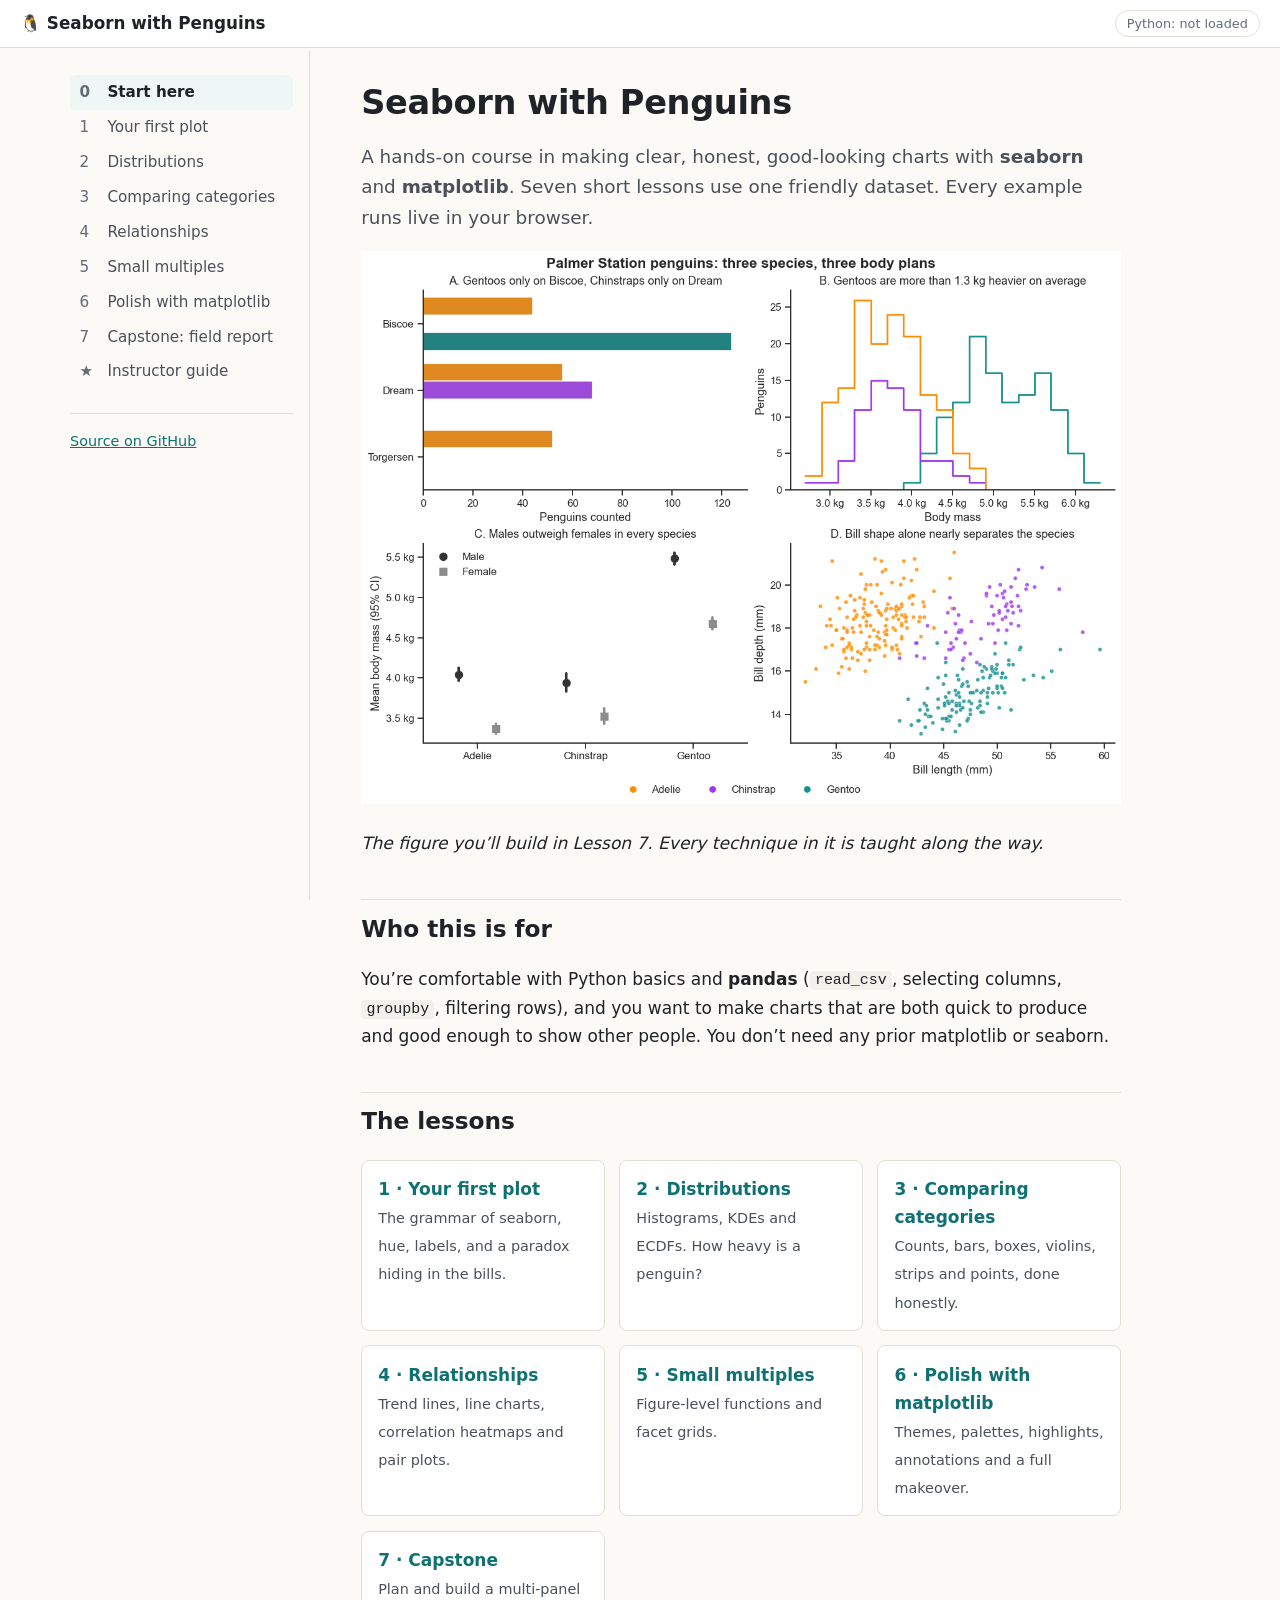
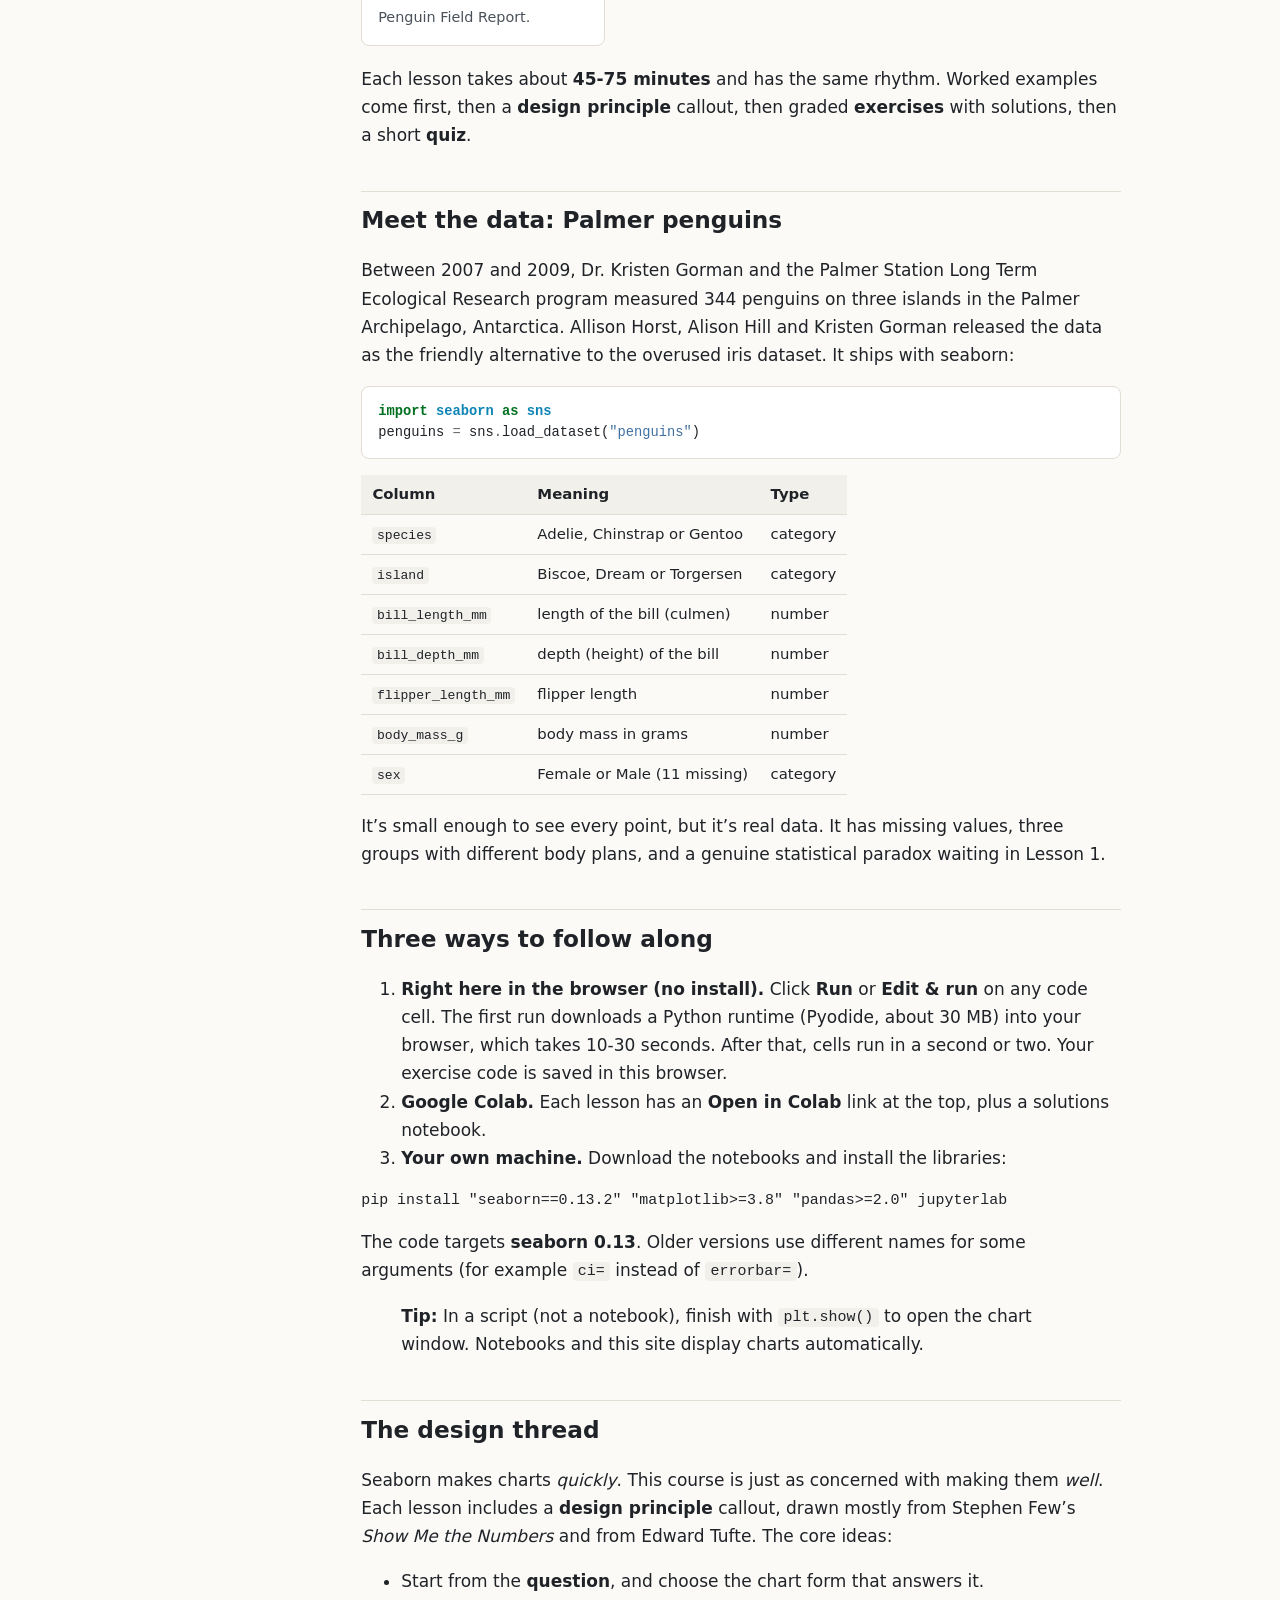
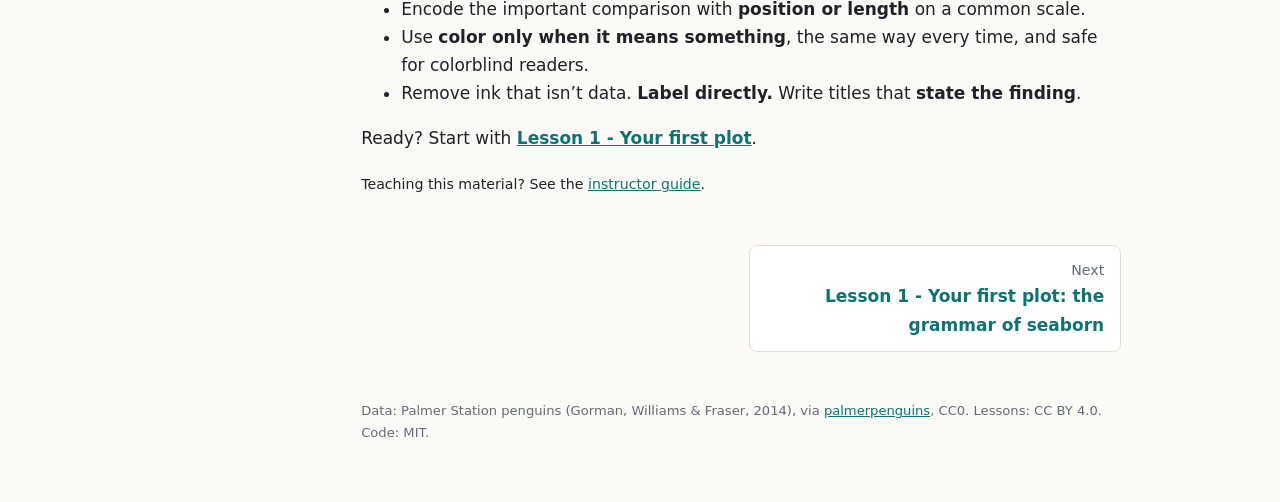
<file: docs/index.html>
<!doctype html>
<html lang="en">
<head>
<meta charset="utf-8">
<meta name="viewport" content="width=device-width, initial-scale=1">
<title>Start here · Seaborn with Penguins</title>
<meta name="description" content="Course overview, setup, and the Palmer penguins dataset.">
<link rel="icon" href="data:image/svg+xml,<svg xmlns='http://www.w3.org/2000/svg' viewBox='0 0 100 100'><text y='.9em' font-size='90'>🐧</text></svg>">
<link rel="stylesheet" href="assets/style.css">
<link rel="stylesheet" href="assets/pygments.css">
</head>
<body data-page="index">
<a class="skip-link" href="#main">Skip to content</a>
<header class="topbar">
  <button class="nav-toggle" type="button" aria-controls="sidebar" aria-expanded="false">Menu</button>
  <a class="brand" href="index.html"><span aria-hidden="true">🐧</span> Seaborn with Penguins</a>
  <span class="py-status" data-py-status title="In-browser Python status">Python: not loaded</span>
</header>
<div class="layout">
  <nav class="sidebar" id="sidebar" aria-label="Lessons">
    <ol class="nav-list"><li><a href="index.html" data-page="index" aria-current=page><span class="nav-num">0</span><span class="nav-title">Start here</span></a></li><li><a href="01-first-plot.html" data-page="01-first-plot"><span class="nav-num">1</span><span class="nav-title">Your first plot</span></a></li><li><a href="02-distributions.html" data-page="02-distributions"><span class="nav-num">2</span><span class="nav-title">Distributions</span></a></li><li><a href="03-categories.html" data-page="03-categories"><span class="nav-num">3</span><span class="nav-title">Comparing categories</span></a></li><li><a href="04-relationships.html" data-page="04-relationships"><span class="nav-num">4</span><span class="nav-title">Relationships</span></a></li><li><a href="05-small-multiples.html" data-page="05-small-multiples"><span class="nav-num">5</span><span class="nav-title">Small multiples</span></a></li><li><a href="06-polish.html" data-page="06-polish"><span class="nav-num">6</span><span class="nav-title">Polish with matplotlib</span></a></li><li><a href="07-capstone.html" data-page="07-capstone"><span class="nav-num">7</span><span class="nav-title">Capstone: field report</span></a></li><li><a href="instructor-guide.html" data-page="instructor-guide"><span class="nav-num">★</span><span class="nav-title">Instructor guide</span></a></li></ol>
    <div class="sidebar-foot">
      <a href="https://github.com/acatlin/seaborn-penguins">Source on GitHub</a>
    </div>
  </nav>
  <main id="main" class="content">
    
    <article>
<h1 id="seaborn-with-penguins">Seaborn with Penguins</h1>
<p class="lede">A hands-on course in making clear, honest, good-looking charts with <strong>seaborn</strong> and <strong>matplotlib</strong>. Seven short lessons use one friendly dataset. Every example runs live in your browser.</p>

<p><img alt="The Penguin Field Report you'll build in Lesson 7: four panels on island counts, body-mass distributions, male versus female mass, and bill shape." src="img/07-report.png" /></p>
<p><em>The figure you&rsquo;ll build in Lesson 7. Every technique in it is taught along the way.</em></p>
<h2 id="who-this-is-for">Who this is for</h2>
<p>You&rsquo;re comfortable with Python basics and <strong>pandas</strong> (<code>read_csv</code>, selecting columns, <code>groupby</code>, filtering rows), and you want to make charts that are both quick to produce and good enough to show other people. You don&rsquo;t need any prior matplotlib or seaborn.</p>
<h2 id="the-lessons">The lessons</h2>
<div class="cards" markdown="0">
  <a class="card" href="01-first-plot.html"><strong>1 · Your first plot</strong><span>The grammar of seaborn, hue, labels, and a paradox hiding in the bills.</span></a>
  <a class="card" href="02-distributions.html"><strong>2 · Distributions</strong><span>Histograms, KDEs and ECDFs. How heavy is a penguin?</span></a>
  <a class="card" href="03-categories.html"><strong>3 · Comparing categories</strong><span>Counts, bars, boxes, violins, strips and points, done honestly.</span></a>
  <a class="card" href="04-relationships.html"><strong>4 · Relationships</strong><span>Trend lines, line charts, correlation heatmaps and pair plots.</span></a>
  <a class="card" href="05-small-multiples.html"><strong>5 · Small multiples</strong><span>Figure-level functions and facet grids.</span></a>
  <a class="card" href="06-polish.html"><strong>6 · Polish with matplotlib</strong><span>Themes, palettes, highlights, annotations and a full makeover.</span></a>
  <a class="card" href="07-capstone.html"><strong>7 · Capstone</strong><span>Plan and build a multi-panel Penguin Field Report.</span></a>
</div>

<p>Each lesson takes about <strong>45-75 minutes</strong> and has the same rhythm. Worked examples come first, then a <strong>design principle</strong> callout, then graded <strong>exercises</strong> with solutions, then a short <strong>quiz</strong>.</p>
<h2 id="meet-the-data-palmer-penguins">Meet the data: Palmer penguins</h2>
<p>Between 2007 and 2009, Dr. Kristen Gorman and the Palmer Station Long Term Ecological Research program measured 344 penguins on three islands in the Palmer Archipelago, Antarctica. Allison Horst, Alison Hill and Kristen Gorman released the data as the friendly alternative to the overused iris dataset. It ships with seaborn:</p>
<div class="highlight"><pre><span></span><span class="kn">import</span><span class="w"> </span><span class="nn">seaborn</span><span class="w"> </span><span class="k">as</span><span class="w"> </span><span class="nn">sns</span>
<span class="n">penguins</span> <span class="o">=</span> <span class="n">sns</span><span class="o">.</span><span class="n">load_dataset</span><span class="p">(</span><span class="s2">&quot;penguins&quot;</span><span class="p">)</span>
</pre></div>

<table>
<thead>
<tr>
<th>Column</th>
<th>Meaning</th>
<th>Type</th>
</tr>
</thead>
<tbody>
<tr>
<td><code>species</code></td>
<td>Adelie, Chinstrap or Gentoo</td>
<td>category</td>
</tr>
<tr>
<td><code>island</code></td>
<td>Biscoe, Dream or Torgersen</td>
<td>category</td>
</tr>
<tr>
<td><code>bill_length_mm</code></td>
<td>length of the bill (culmen)</td>
<td>number</td>
</tr>
<tr>
<td><code>bill_depth_mm</code></td>
<td>depth (height) of the bill</td>
<td>number</td>
</tr>
<tr>
<td><code>flipper_length_mm</code></td>
<td>flipper length</td>
<td>number</td>
</tr>
<tr>
<td><code>body_mass_g</code></td>
<td>body mass in grams</td>
<td>number</td>
</tr>
<tr>
<td><code>sex</code></td>
<td>Female or Male (11 missing)</td>
<td>category</td>
</tr>
</tbody>
</table>
<p>It&rsquo;s small enough to see every point, but it&rsquo;s real data. It has missing values, three groups with different body plans, and a genuine statistical paradox waiting in Lesson 1.</p>
<h2 id="three-ways-to-follow-along">Three ways to follow along</h2>
<ol>
<li><strong>Right here in the browser (no install).</strong> Click <strong>Run</strong> or <strong>Edit &amp; run</strong> on any code cell. The first run downloads a Python runtime (Pyodide, about 30 MB) into your browser, which takes 10-30 seconds. After that, cells run in a second or two. Your exercise code is saved in this browser.</li>
<li><strong>Google Colab.</strong> Each lesson has an <strong>Open in Colab</strong> link at the top, plus a solutions notebook.</li>
<li><strong>Your own machine.</strong> Download the notebooks and install the libraries:</li>
</ol>
<pre><code>pip install &quot;seaborn==0.13.2&quot; &quot;matplotlib&gt;=3.8&quot; &quot;pandas&gt;=2.0&quot; jupyterlab</code></pre>
<p>The code targets <strong>seaborn 0.13</strong>. Older versions use different names for some arguments (for example <code>ci=</code> instead of <code>errorbar=</code>).</p>
<blockquote>
<p><strong>Tip:</strong> In a script (not a notebook), finish with <code>plt.show()</code> to open the chart window. Notebooks and this site display charts automatically.</p>
</blockquote>
<h2 id="the-design-thread">The design thread</h2>
<p>Seaborn makes charts <em>quickly</em>. This course is just as concerned with making them <em>well</em>. Each lesson includes a <strong>design principle</strong> callout, drawn mostly from Stephen Few&rsquo;s <em>Show Me the Numbers</em> and from Edward Tufte. The core ideas:</p>
<ul>
<li>Start from the <strong>question</strong>, and choose the chart form that answers it.</li>
<li>Encode the important comparison with <strong>position or length</strong> on a common scale.</li>
<li>Use <strong>color only when it means something</strong>, the same way every time, and safe for colorblind readers.</li>
<li>Remove ink that isn&rsquo;t data. <strong>Label directly.</strong> Write titles that <strong>state the finding</strong>.</li>
</ul>
<p>Ready? Start with <strong><a href="01-first-plot.html">Lesson 1 - Your first plot</a></strong>.</p>
<p><small>Teaching this material? See the <a href="instructor-guide.html">instructor guide</a>.</small></p>
    </article>
    <nav class="pager" aria-label="Previous and next lesson"><span></span><a class="pager-next" href="01-first-plot.html"><small>Next</small>Lesson 1 - Your first plot: the grammar of seaborn</a></nav>
    <footer class="site-foot">
      <p>Data: Palmer Station penguins (Gorman, Williams &amp; Fraser, 2014), via
      <a href="https://allisonhorst.github.io/palmerpenguins/">palmerpenguins</a>, CC0.
      Lessons: CC BY 4.0. Code: MIT.</p>
    </footer>
  </main>
</div>
<script type="application/json" class="page-setup">{"setup": ""}</script>
<script src="assets/app.js"></script>
<script src="assets/live.js"></script>
</body>
</html>
</file>
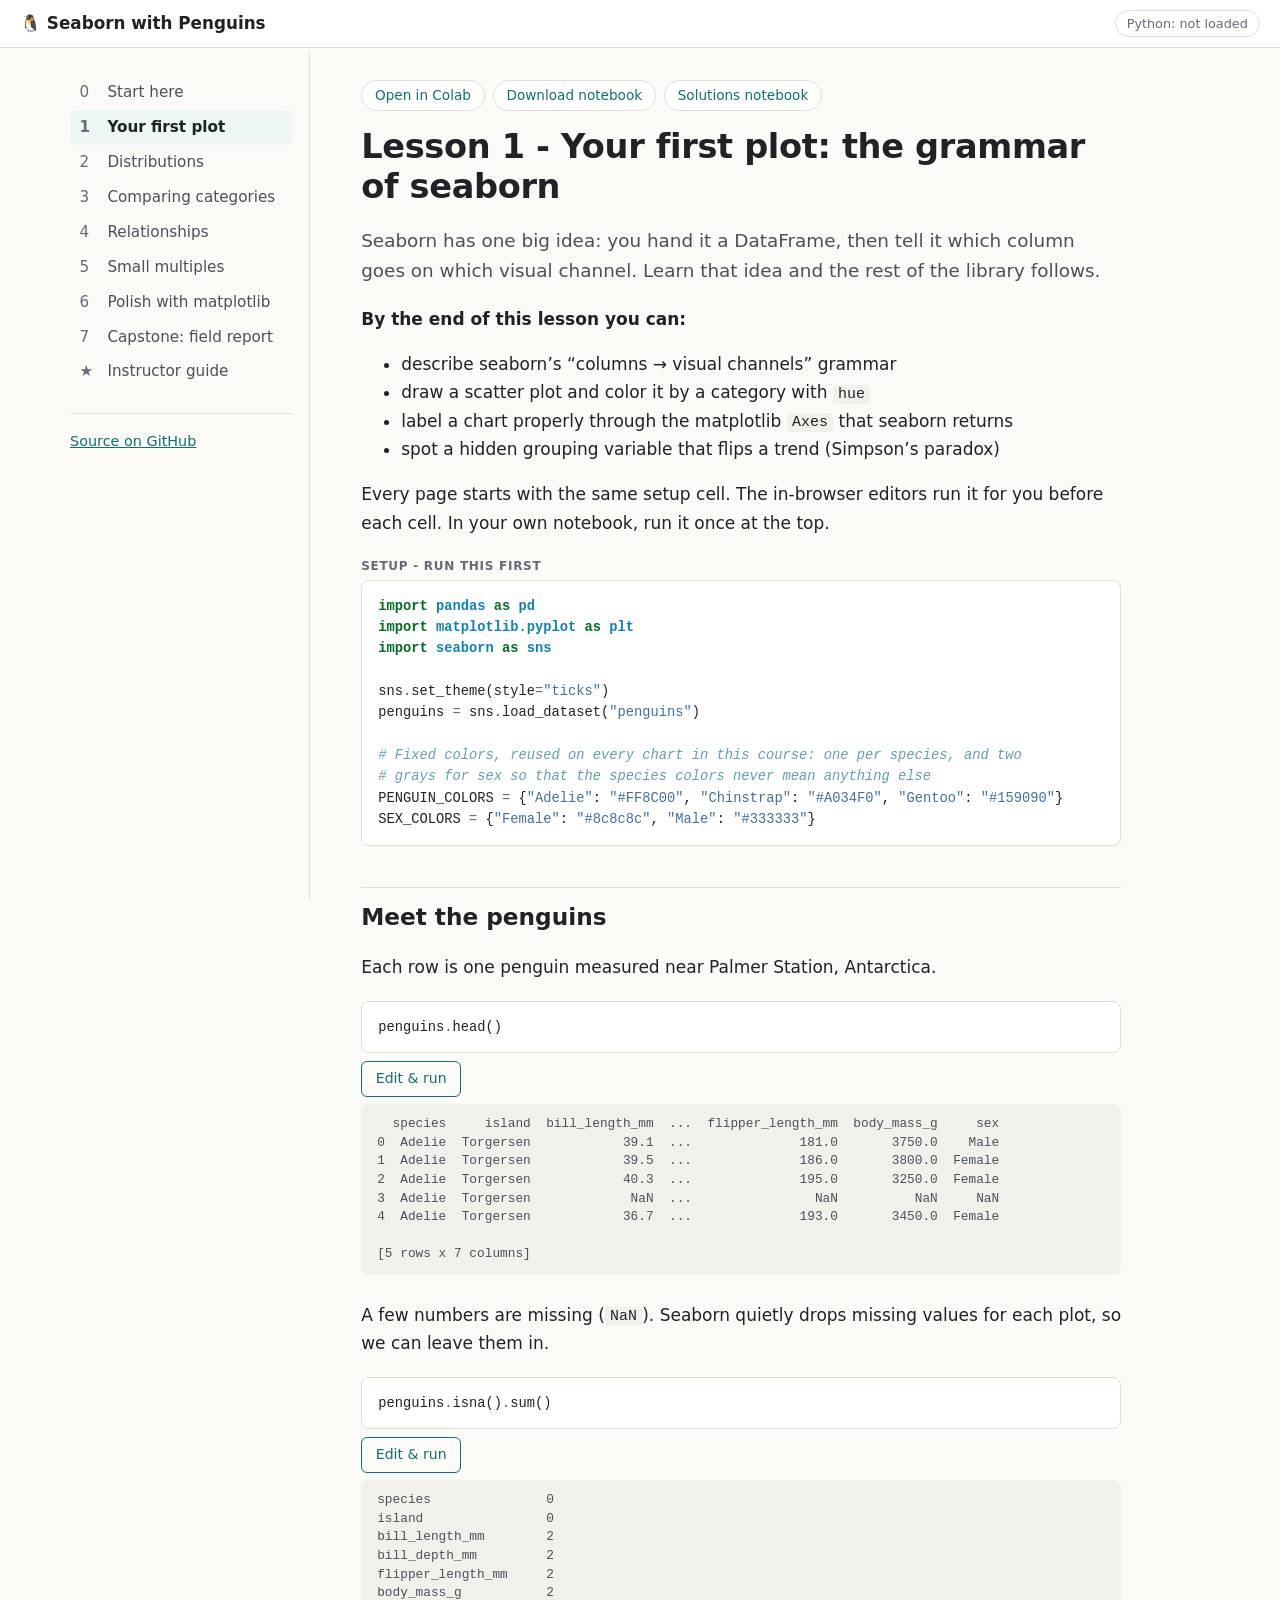
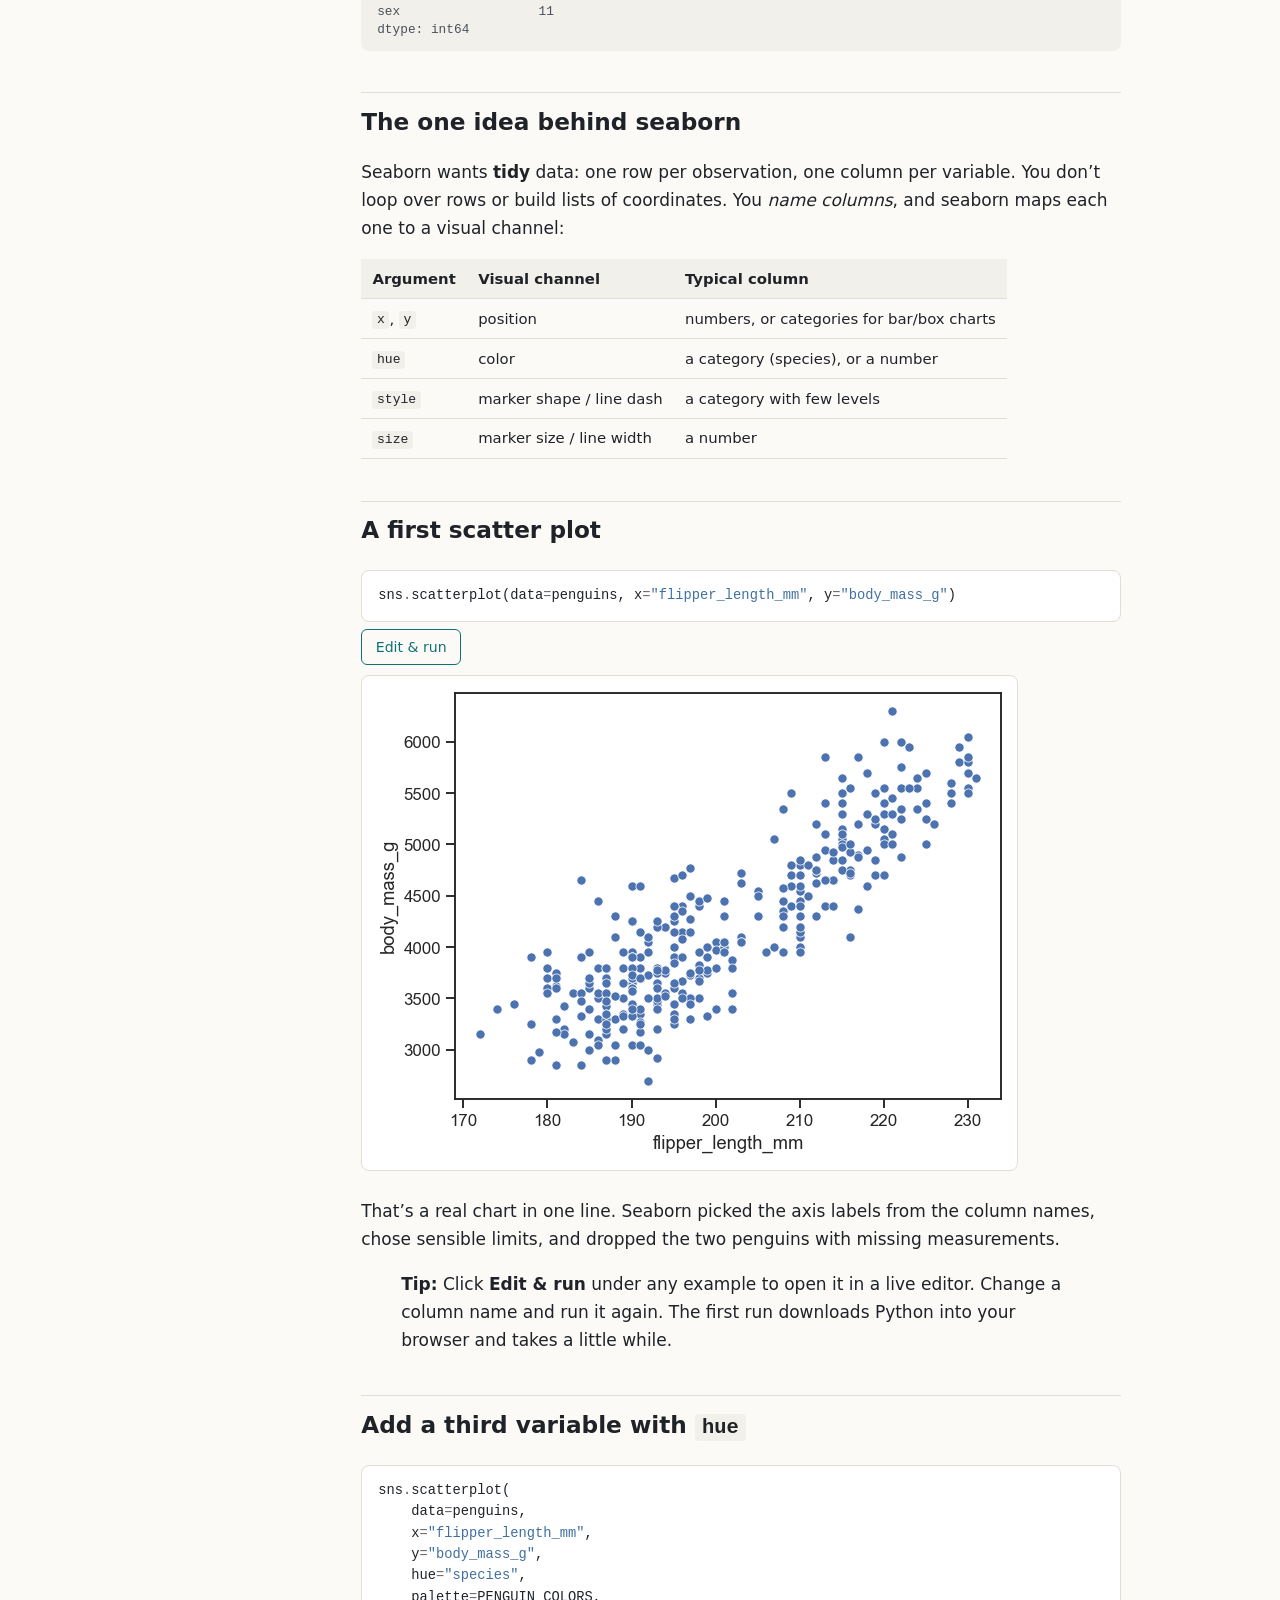
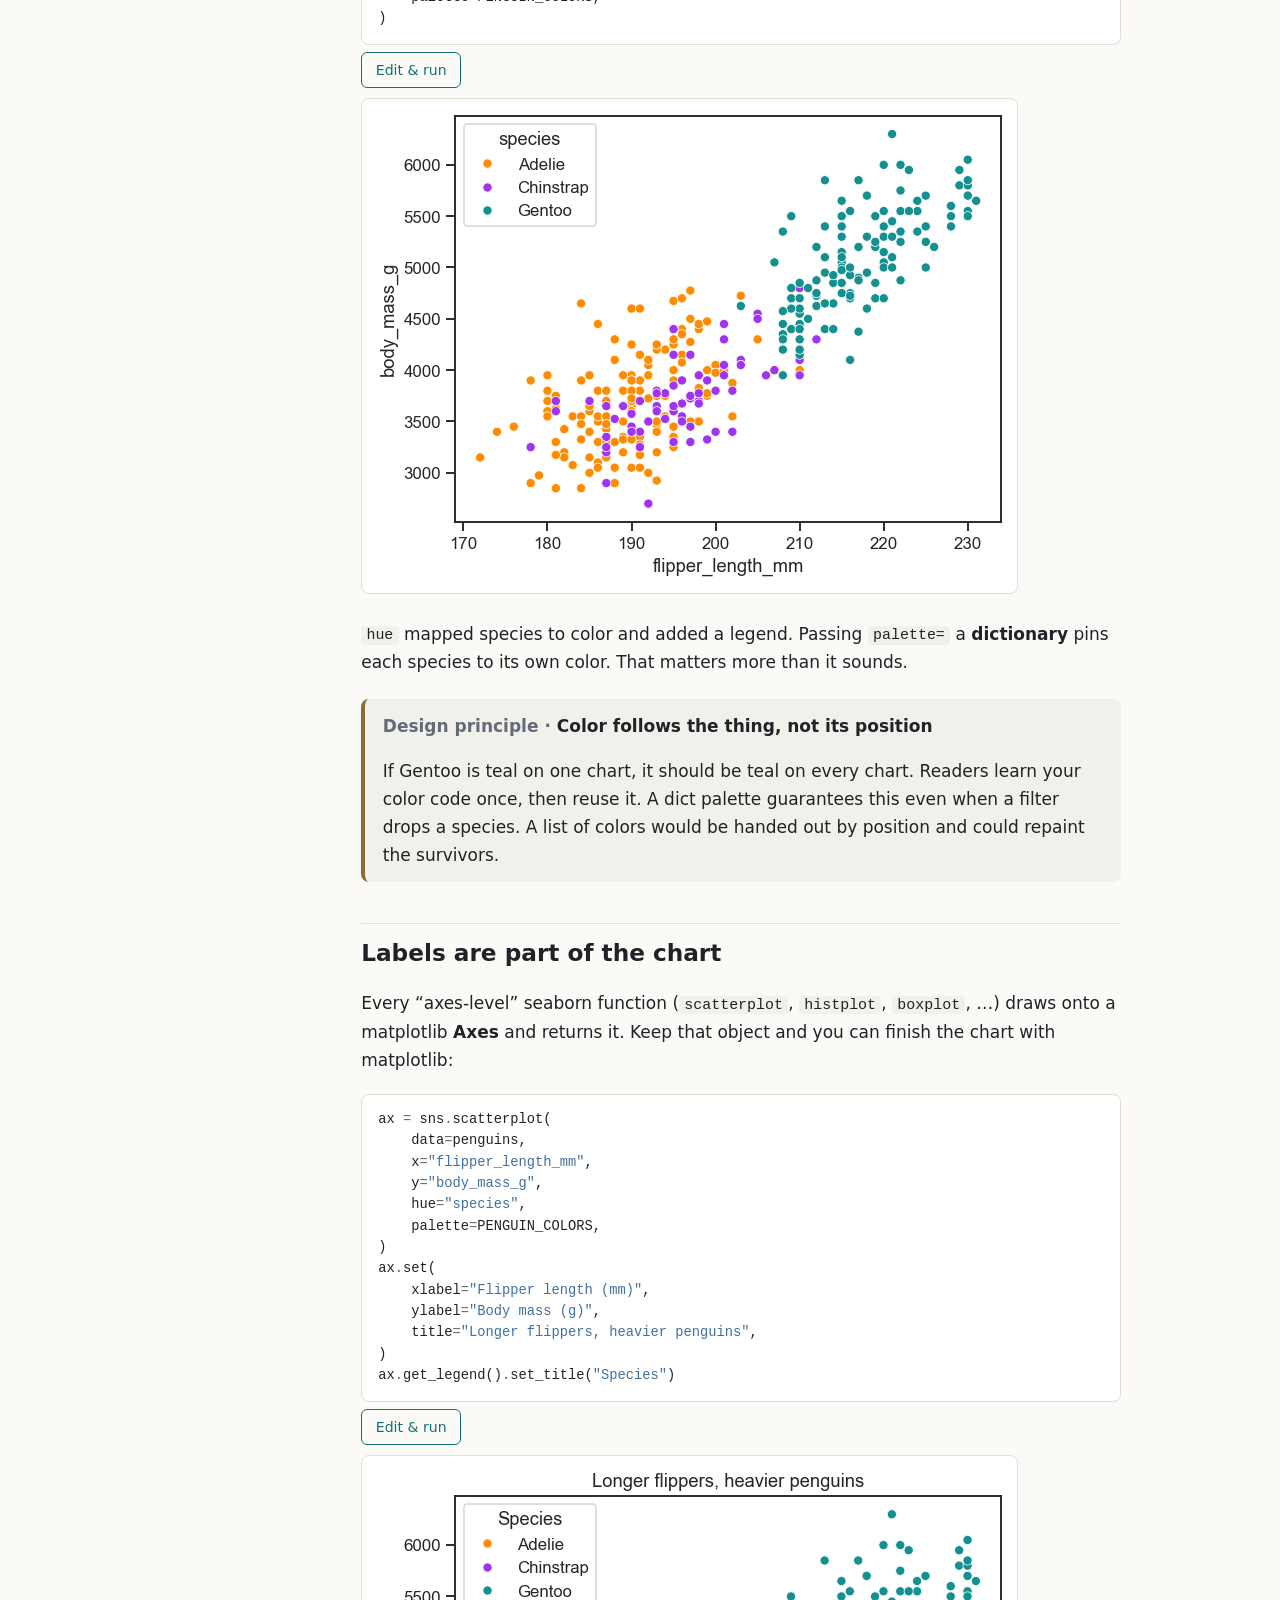
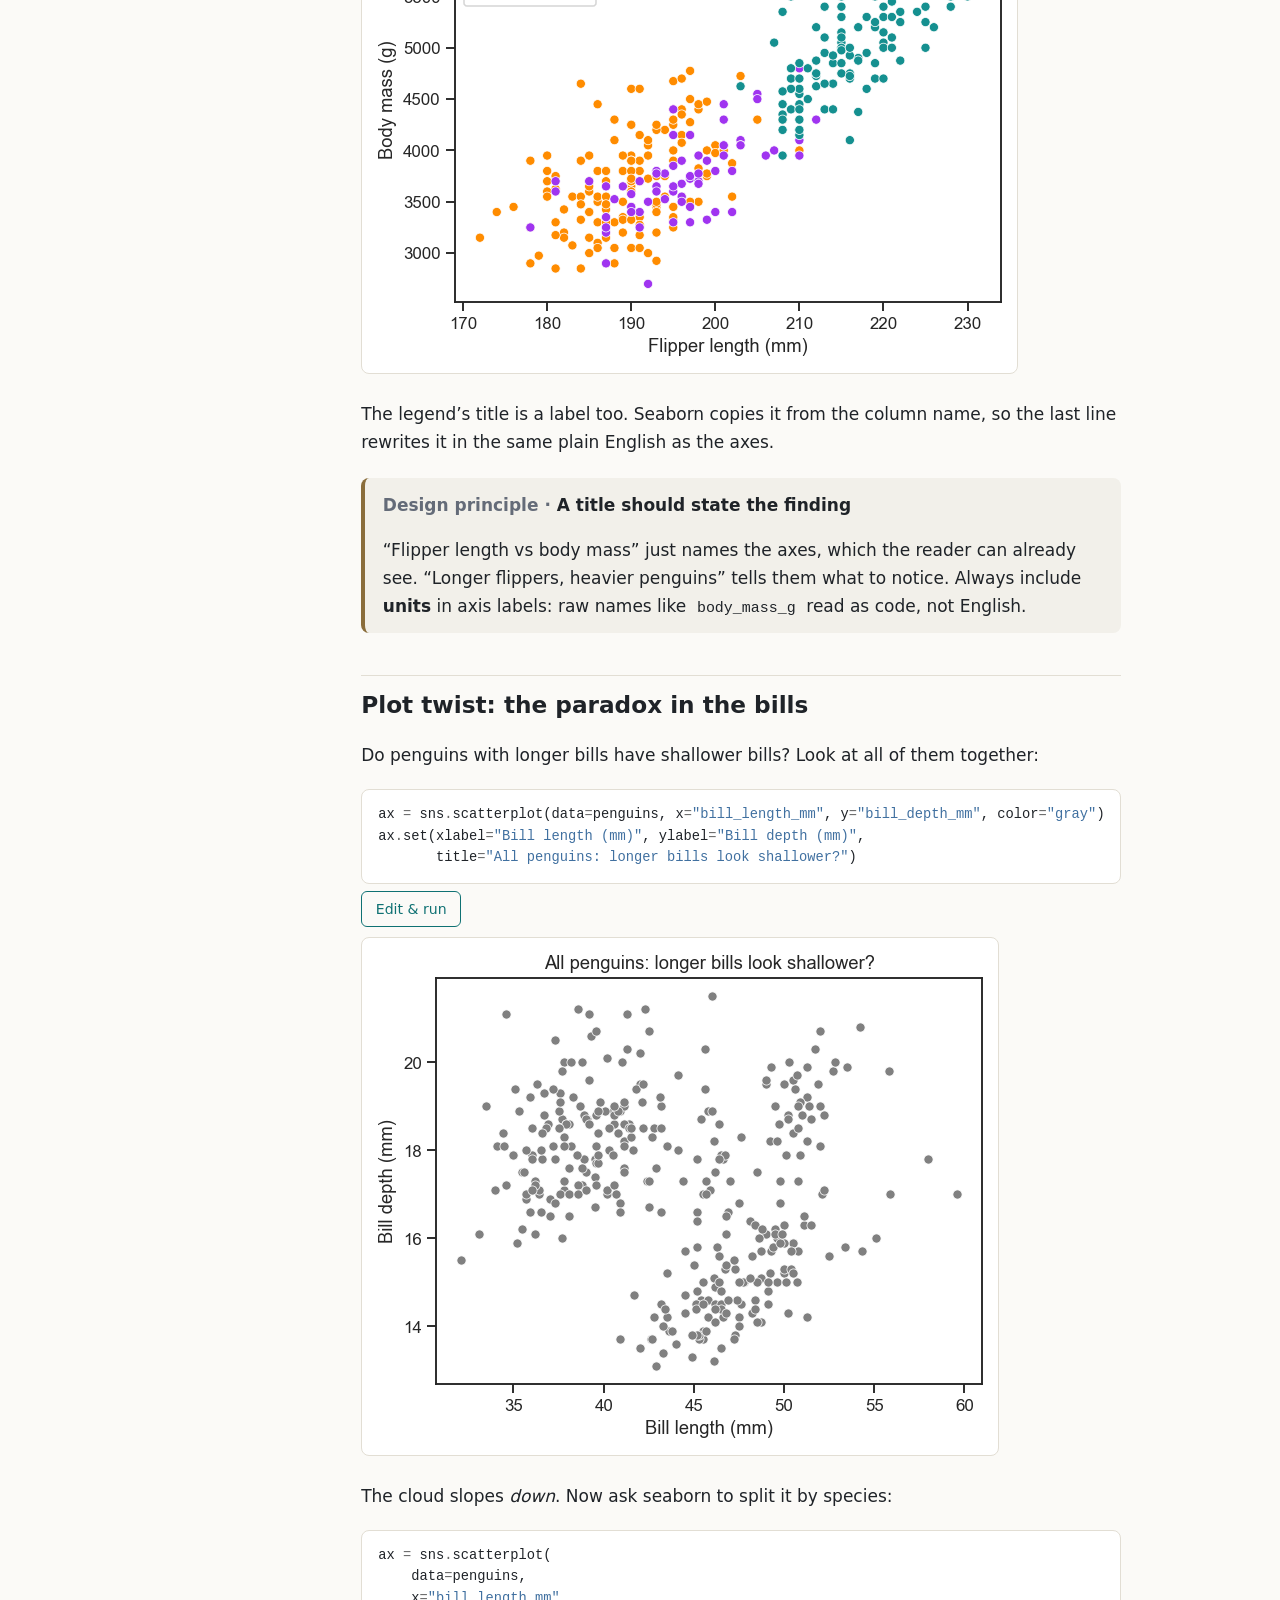
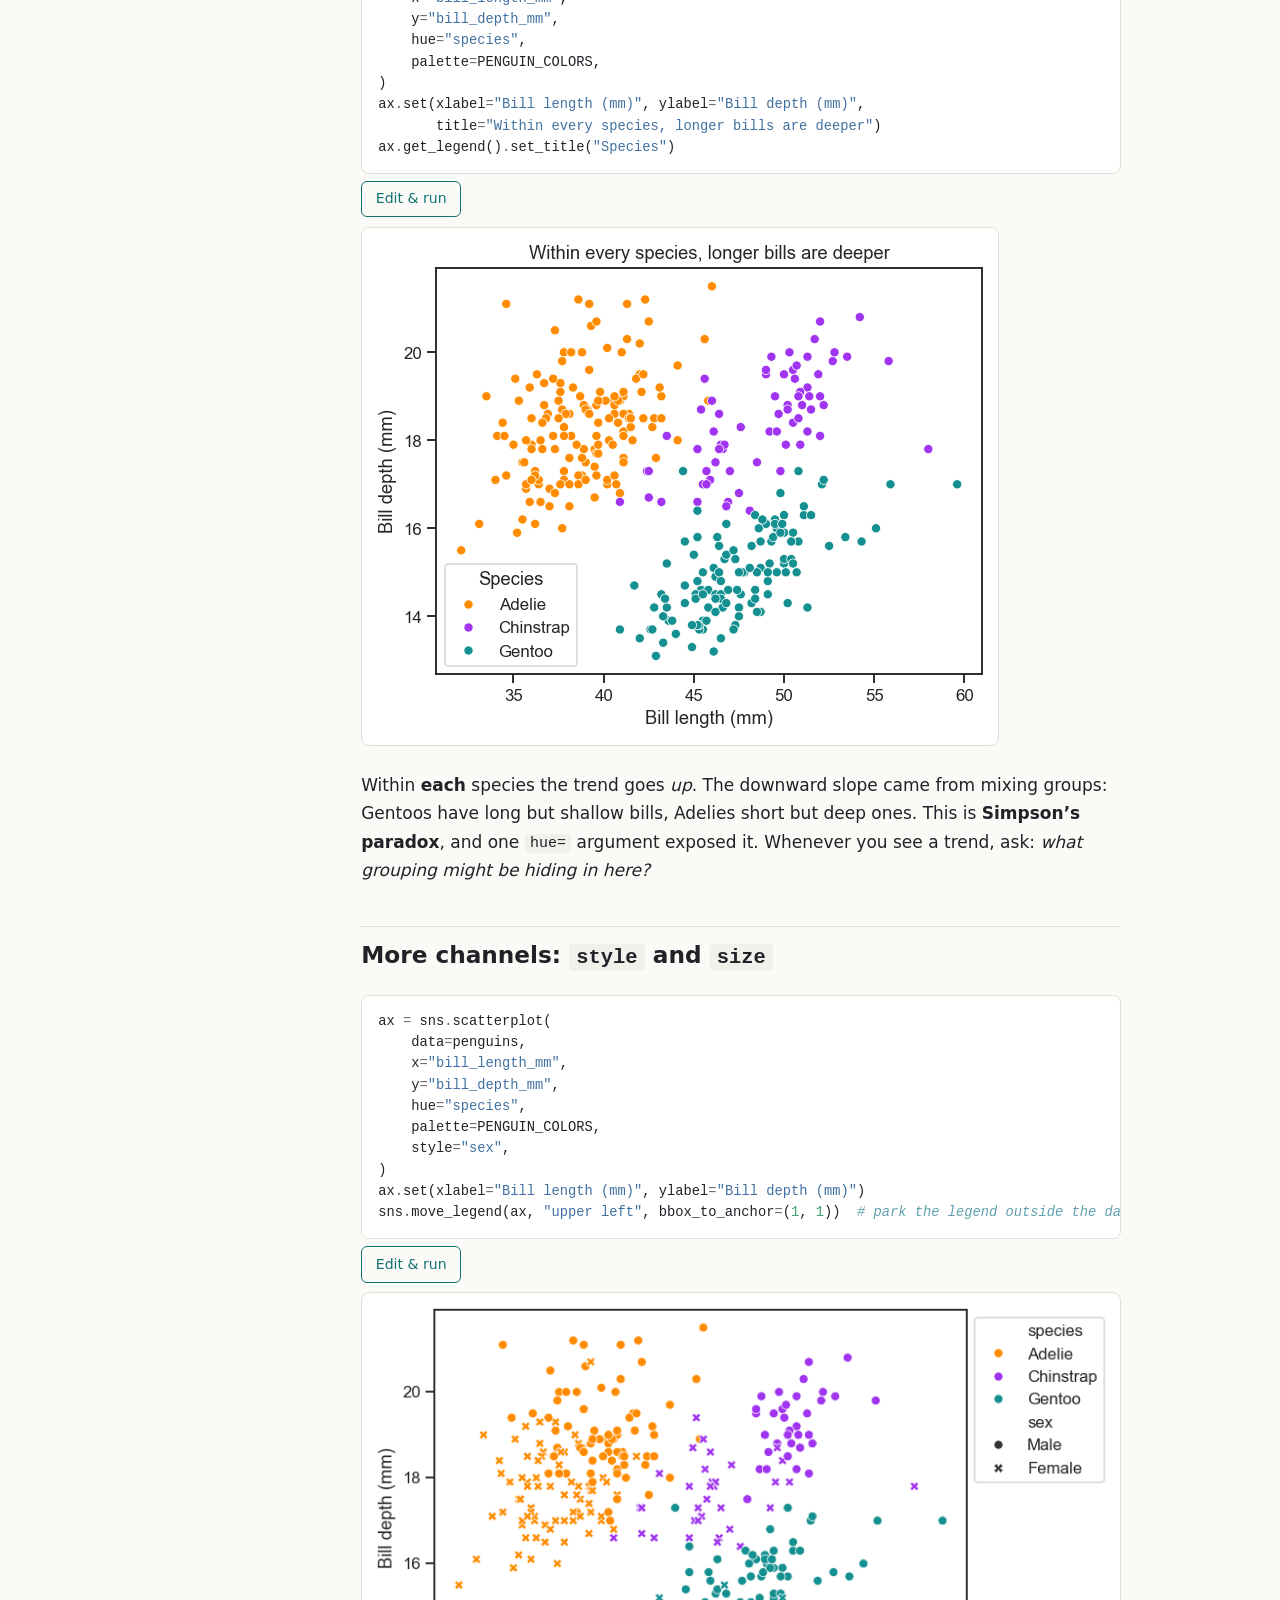
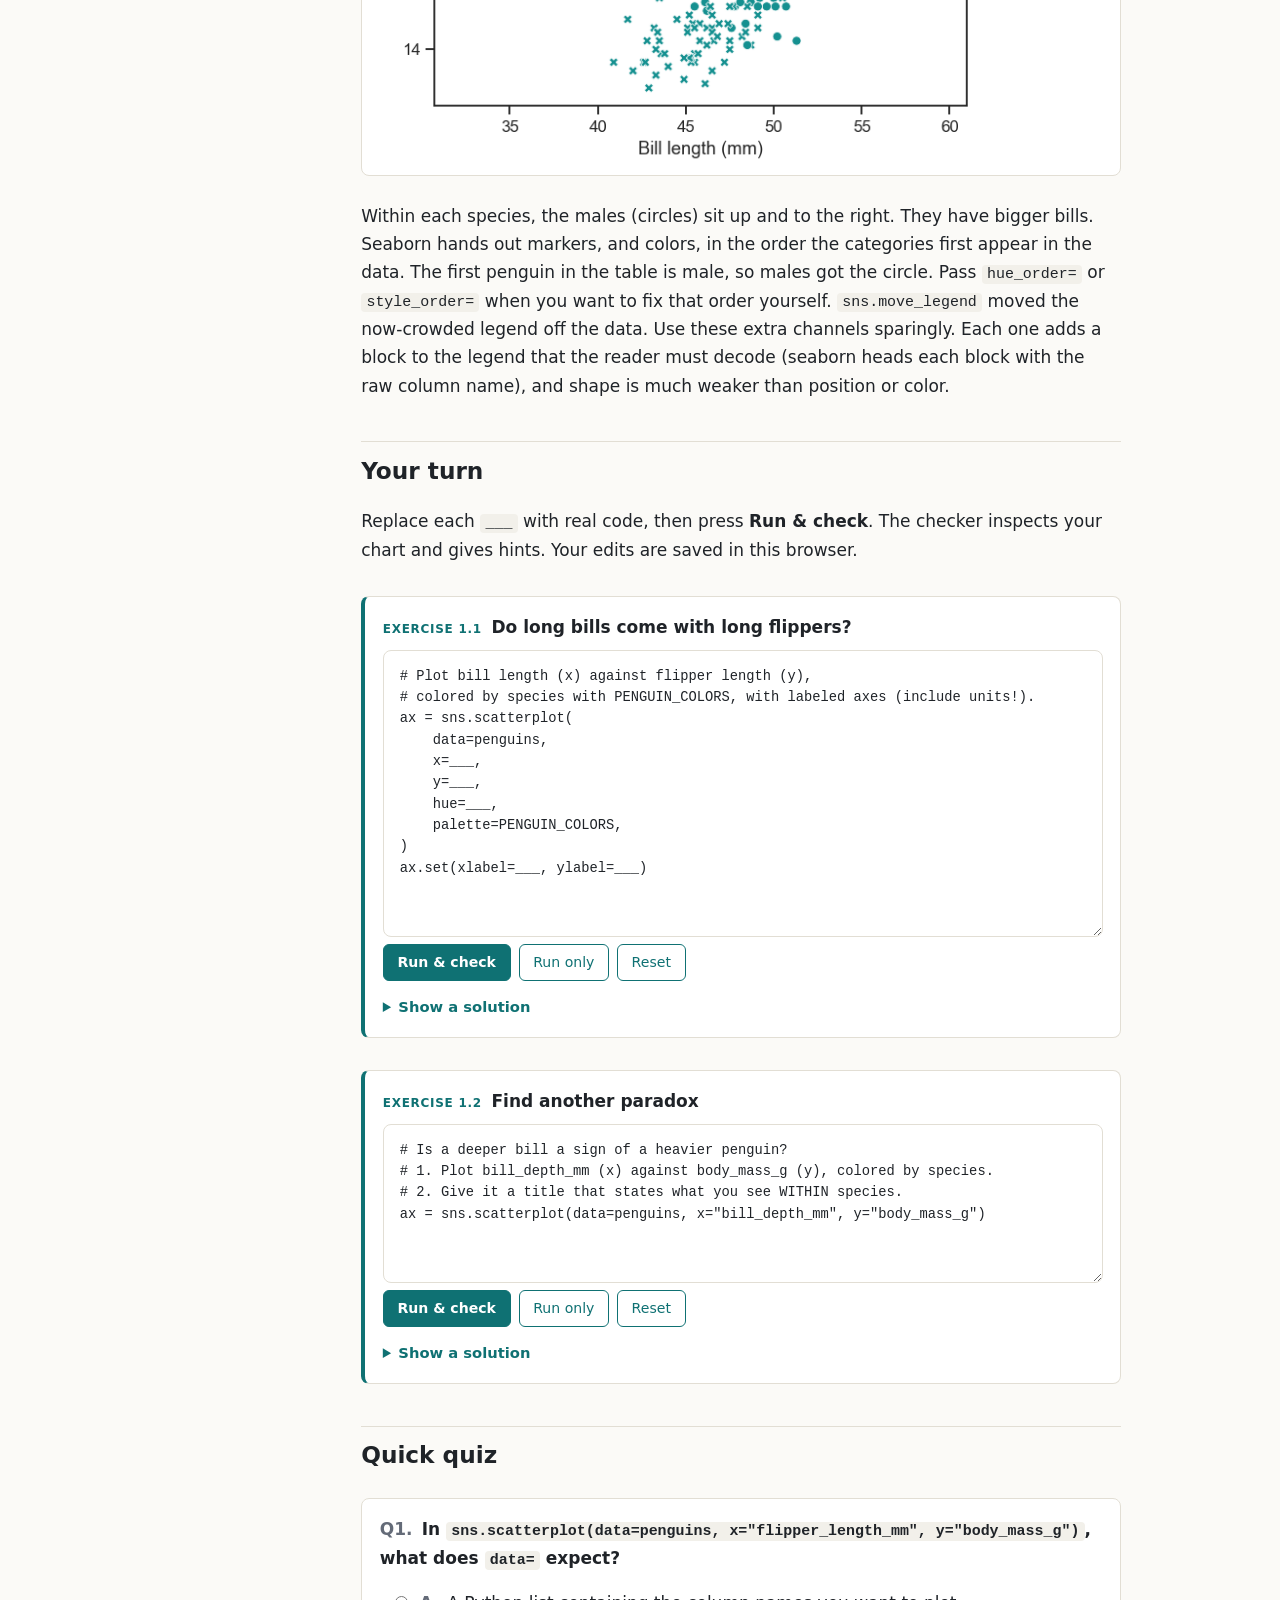
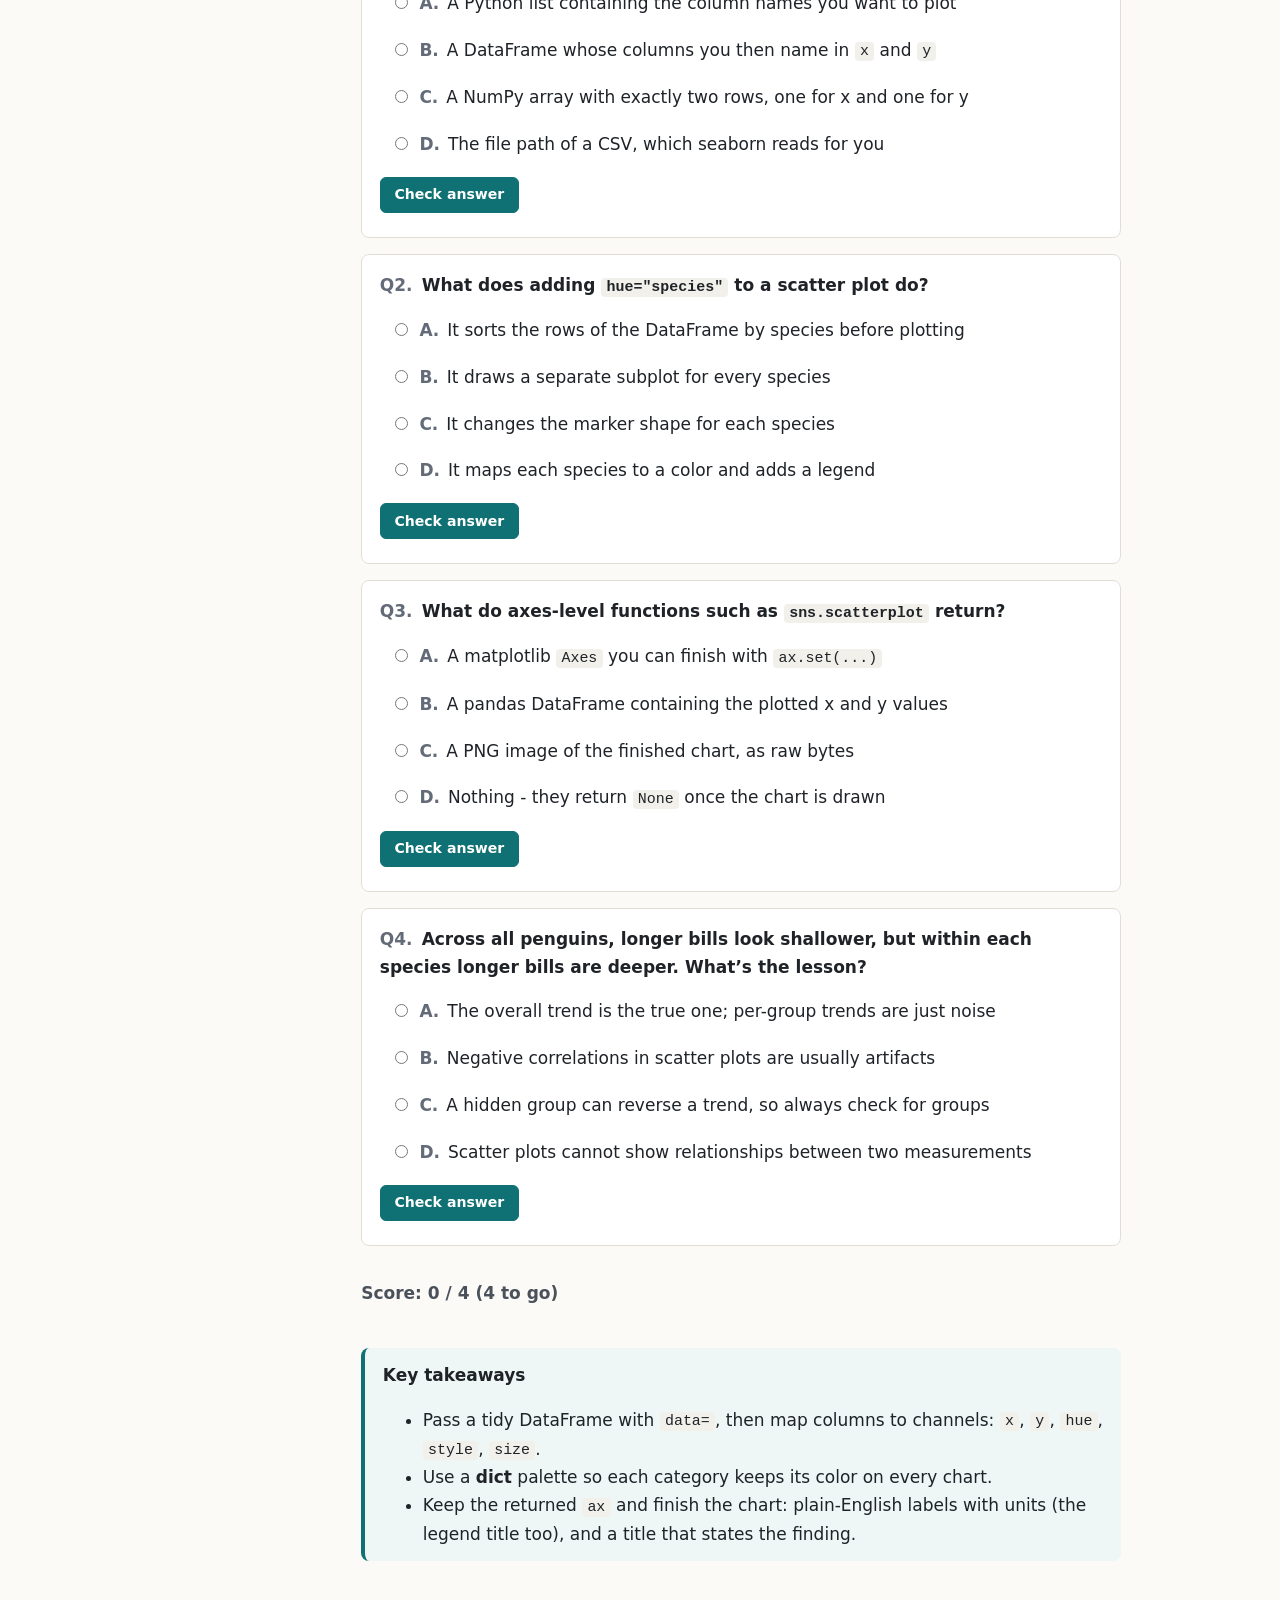
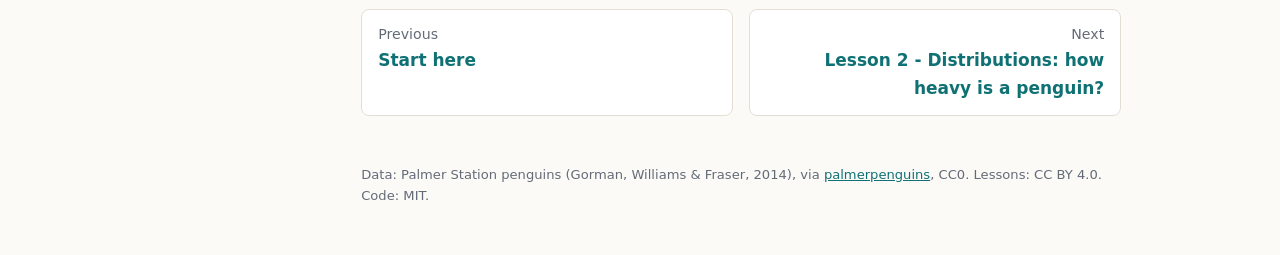
<file: docs/01-first-plot.html>
<!doctype html>
<html lang="en">
<head>
<meta charset="utf-8">
<meta name="viewport" content="width=device-width, initial-scale=1">
<title>Lesson 1 - Your first plot: the grammar of seaborn · Seaborn with Penguins</title>
<meta name="description" content="A hands-on, browser-runnable course in seaborn and matplotlib for people who already know Python and pandas.">
<link rel="icon" href="data:image/svg+xml,<svg xmlns='http://www.w3.org/2000/svg' viewBox='0 0 100 100'><text y='.9em' font-size='90'>🐧</text></svg>">
<link rel="stylesheet" href="assets/style.css">
<link rel="stylesheet" href="assets/pygments.css">
</head>
<body data-page="01-first-plot">
<a class="skip-link" href="#main">Skip to content</a>
<header class="topbar">
  <button class="nav-toggle" type="button" aria-controls="sidebar" aria-expanded="false">Menu</button>
  <a class="brand" href="index.html"><span aria-hidden="true">🐧</span> Seaborn with Penguins</a>
  <span class="py-status" data-py-status title="In-browser Python status">Python: not loaded</span>
</header>
<div class="layout">
  <nav class="sidebar" id="sidebar" aria-label="Lessons">
    <ol class="nav-list"><li><a href="index.html" data-page="index"><span class="nav-num">0</span><span class="nav-title">Start here</span></a></li><li><a href="01-first-plot.html" data-page="01-first-plot" aria-current=page><span class="nav-num">1</span><span class="nav-title">Your first plot</span></a></li><li><a href="02-distributions.html" data-page="02-distributions"><span class="nav-num">2</span><span class="nav-title">Distributions</span></a></li><li><a href="03-categories.html" data-page="03-categories"><span class="nav-num">3</span><span class="nav-title">Comparing categories</span></a></li><li><a href="04-relationships.html" data-page="04-relationships"><span class="nav-num">4</span><span class="nav-title">Relationships</span></a></li><li><a href="05-small-multiples.html" data-page="05-small-multiples"><span class="nav-num">5</span><span class="nav-title">Small multiples</span></a></li><li><a href="06-polish.html" data-page="06-polish"><span class="nav-num">6</span><span class="nav-title">Polish with matplotlib</span></a></li><li><a href="07-capstone.html" data-page="07-capstone"><span class="nav-num">7</span><span class="nav-title">Capstone: field report</span></a></li><li><a href="instructor-guide.html" data-page="instructor-guide"><span class="nav-num">★</span><span class="nav-title">Instructor guide</span></a></li></ol>
    <div class="sidebar-foot">
      <a href="https://github.com/acatlin/seaborn-penguins">Source on GitHub</a>
    </div>
  </nav>
  <main id="main" class="content">
    <div class="lesson-tools"><a href="https://colab.research.google.com/github/acatlin/seaborn-penguins/blob/main/docs/notebooks/01-first-plot.ipynb" target="_blank" rel="noopener" title="Opens in a new tab">Open in Colab</a><a href="notebooks/01-first-plot.ipynb" download>Download notebook</a><a href="notebooks/01-first-plot-solutions.ipynb" download>Solutions notebook</a></div>
    <article>
<h1 id="lesson-1-your-first-plot-the-grammar-of-seaborn">Lesson 1 - Your first plot: the grammar of seaborn</h1>
<p class="lede">Seaborn has one big idea: you hand it a DataFrame, then tell it which column goes on which visual channel. Learn that idea and the rest of the library follows.</p>

<p><strong>By the end of this lesson you can:</strong></p>
<ul>
<li>describe seaborn&rsquo;s &ldquo;columns → visual channels&rdquo; grammar</li>
<li>draw a scatter plot and color it by a category with <code>hue</code></li>
<li>label a chart properly through the matplotlib <code>Axes</code> that seaborn returns</li>
<li>spot a hidden grouping variable that flips a trend (Simpson&rsquo;s paradox)</li>
</ul>
<p>Every page starts with the same setup cell. The in-browser editors run it for you before each cell. In your own notebook, run it once at the top.</p>
<div class="cell cell-setup"><div class="code-label">Setup - run this first</div><div class="highlight"><pre><span></span><span class="kn">import</span><span class="w"> </span><span class="nn">pandas</span><span class="w"> </span><span class="k">as</span><span class="w"> </span><span class="nn">pd</span>
<span class="kn">import</span><span class="w"> </span><span class="nn">matplotlib.pyplot</span><span class="w"> </span><span class="k">as</span><span class="w"> </span><span class="nn">plt</span>
<span class="kn">import</span><span class="w"> </span><span class="nn">seaborn</span><span class="w"> </span><span class="k">as</span><span class="w"> </span><span class="nn">sns</span>

<span class="n">sns</span><span class="o">.</span><span class="n">set_theme</span><span class="p">(</span><span class="n">style</span><span class="o">=</span><span class="s2">&quot;ticks&quot;</span><span class="p">)</span>
<span class="n">penguins</span> <span class="o">=</span> <span class="n">sns</span><span class="o">.</span><span class="n">load_dataset</span><span class="p">(</span><span class="s2">&quot;penguins&quot;</span><span class="p">)</span>

<span class="c1"># Fixed colors, reused on every chart in this course: one per species, and two</span>
<span class="c1"># grays for sex so that the species colors never mean anything else</span>
<span class="n">PENGUIN_COLORS</span> <span class="o">=</span> <span class="p">{</span><span class="s2">&quot;Adelie&quot;</span><span class="p">:</span> <span class="s2">&quot;#FF8C00&quot;</span><span class="p">,</span> <span class="s2">&quot;Chinstrap&quot;</span><span class="p">:</span> <span class="s2">&quot;#A034F0&quot;</span><span class="p">,</span> <span class="s2">&quot;Gentoo&quot;</span><span class="p">:</span> <span class="s2">&quot;#159090&quot;</span><span class="p">}</span>
<span class="n">SEX_COLORS</span> <span class="o">=</span> <span class="p">{</span><span class="s2">&quot;Female&quot;</span><span class="p">:</span> <span class="s2">&quot;#8c8c8c&quot;</span><span class="p">,</span> <span class="s2">&quot;Male&quot;</span><span class="p">:</span> <span class="s2">&quot;#333333&quot;</span><span class="p">}</span>
</pre></div>
</div>
<h2 id="meet-the-penguins">Meet the penguins</h2>
<p>Each row is one penguin measured near Palmer Station, Antarctica.</p>
<div class="cell" data-cell><div class="highlight"><pre><span></span><span class="n">penguins</span><span class="o">.</span><span class="n">head</span><span class="p">()</span>
</pre></div>
<script type="application/json" class="cell-data">{"code": "penguins.head()"}</script><div class="cell-toolbar"><button type="button" class="btn-ghost" data-action="edit" title="Open this example in a live Python editor">Edit &amp; run</button></div><pre class="cell-stdout">  species     island  bill_length_mm  ...  flipper_length_mm  body_mass_g     sex
0  Adelie  Torgersen            39.1  ...              181.0       3750.0    Male
1  Adelie  Torgersen            39.5  ...              186.0       3800.0  Female
2  Adelie  Torgersen            40.3  ...              195.0       3250.0  Female
3  Adelie  Torgersen             NaN  ...                NaN          NaN     NaN
4  Adelie  Torgersen            36.7  ...              193.0       3450.0  Female

[5 rows x 7 columns]</pre><div class="cell-live"></div></div>
<p>A few numbers are missing (<code>NaN</code>). Seaborn quietly drops missing values for each plot, so we can leave them in.</p>
<div class="cell" data-cell><div class="highlight"><pre><span></span><span class="n">penguins</span><span class="o">.</span><span class="n">isna</span><span class="p">()</span><span class="o">.</span><span class="n">sum</span><span class="p">()</span>
</pre></div>
<script type="application/json" class="cell-data">{"code": "penguins.isna().sum()"}</script><div class="cell-toolbar"><button type="button" class="btn-ghost" data-action="edit" title="Open this example in a live Python editor">Edit &amp; run</button></div><pre class="cell-stdout">species               0
island                0
bill_length_mm        2
bill_depth_mm         2
flipper_length_mm     2
body_mass_g           2
sex                  11
dtype: int64</pre><div class="cell-live"></div></div>
<h2 id="the-one-idea-behind-seaborn">The one idea behind seaborn</h2>
<p>Seaborn wants <strong>tidy</strong> data: one row per observation, one column per variable. You don&rsquo;t loop over rows or build lists of coordinates. You <em>name columns</em>, and seaborn maps each one to a visual channel:</p>
<table>
<thead>
<tr>
<th>Argument</th>
<th>Visual channel</th>
<th>Typical column</th>
</tr>
</thead>
<tbody>
<tr>
<td><code>x</code>, <code>y</code></td>
<td>position</td>
<td>numbers, or categories for bar/box charts</td>
</tr>
<tr>
<td><code>hue</code></td>
<td>color</td>
<td>a category (species), or a number</td>
</tr>
<tr>
<td><code>style</code></td>
<td>marker shape / line dash</td>
<td>a category with few levels</td>
</tr>
<tr>
<td><code>size</code></td>
<td>marker size / line width</td>
<td>a number</td>
</tr>
</tbody>
</table>
<h2 id="a-first-scatter-plot">A first scatter plot</h2>
<div class="cell" data-cell><div class="highlight"><pre><span></span><span class="n">sns</span><span class="o">.</span><span class="n">scatterplot</span><span class="p">(</span><span class="n">data</span><span class="o">=</span><span class="n">penguins</span><span class="p">,</span> <span class="n">x</span><span class="o">=</span><span class="s2">&quot;flipper_length_mm&quot;</span><span class="p">,</span> <span class="n">y</span><span class="o">=</span><span class="s2">&quot;body_mass_g&quot;</span><span class="p">)</span>
</pre></div>
<script type="application/json" class="cell-data">{"code": "sns.scatterplot(data=penguins, x=\"flipper_length_mm\", y=\"body_mass_g\")"}</script><div class="cell-toolbar"><button type="button" class="btn-ghost" data-action="edit" title="Open this example in a live Python editor">Edit &amp; run</button></div><figure class="cell-figure"><img src="img/01-scatter-basic.png" alt="Scatter plot of flipper length versus body mass for 342 penguins, showing a strong upward trend." loading="lazy"></figure><div class="cell-live"></div></div>
<p>That&rsquo;s a real chart in one line. Seaborn picked the axis labels from the column names, chose sensible limits, and dropped the two penguins with missing measurements.</p>
<blockquote>
<p><strong>Tip:</strong> Click <strong>Edit &amp; run</strong> under any example to open it in a live editor. Change a column name and run it again. The first run downloads Python into your browser and takes a little while.</p>
</blockquote>
<h2 id="add-a-third-variable-with-hue">Add a third variable with <code>hue</code></h2>
<div class="cell" data-cell><div class="highlight"><pre><span></span><span class="n">sns</span><span class="o">.</span><span class="n">scatterplot</span><span class="p">(</span>
    <span class="n">data</span><span class="o">=</span><span class="n">penguins</span><span class="p">,</span>
    <span class="n">x</span><span class="o">=</span><span class="s2">&quot;flipper_length_mm&quot;</span><span class="p">,</span>
    <span class="n">y</span><span class="o">=</span><span class="s2">&quot;body_mass_g&quot;</span><span class="p">,</span>
    <span class="n">hue</span><span class="o">=</span><span class="s2">&quot;species&quot;</span><span class="p">,</span>
    <span class="n">palette</span><span class="o">=</span><span class="n">PENGUIN_COLORS</span><span class="p">,</span>
<span class="p">)</span>
</pre></div>
<script type="application/json" class="cell-data">{"code": "sns.scatterplot(\n    data=penguins,\n    x=\"flipper_length_mm\",\n    y=\"body_mass_g\",\n    hue=\"species\",\n    palette=PENGUIN_COLORS,\n)"}</script><div class="cell-toolbar"><button type="button" class="btn-ghost" data-action="edit" title="Open this example in a live Python editor">Edit &amp; run</button></div><figure class="cell-figure"><img src="img/01-scatter-hue.png" alt="The same scatter plot with points colored by species: Gentoo penguins form a separate cluster of long-flippered, heavy birds." loading="lazy"></figure><div class="cell-live"></div></div>
<p><code>hue</code> mapped species to color and added a legend. Passing <code>palette=</code> a <strong>dictionary</strong> pins each species to its own color. That matters more than it sounds.</p>
<div class="admonition few">
<p class="admonition-title">Color follows the thing, not its position</p>
<p>If Gentoo is teal on one chart, it should be teal on every chart. Readers learn your color code once, then reuse it. A dict palette guarantees this even when a filter drops a species. A list of colors would be handed out by position and could repaint the survivors.</p>
</div>
<h2 id="labels-are-part-of-the-chart">Labels are part of the chart</h2>
<p>Every &ldquo;axes-level&rdquo; seaborn function (<code>scatterplot</code>, <code>histplot</code>, <code>boxplot</code>, &hellip;) draws onto a matplotlib <strong>Axes</strong> and returns it. Keep that object and you can finish the chart with matplotlib:</p>
<div class="cell" data-cell><div class="highlight"><pre><span></span><span class="n">ax</span> <span class="o">=</span> <span class="n">sns</span><span class="o">.</span><span class="n">scatterplot</span><span class="p">(</span>
    <span class="n">data</span><span class="o">=</span><span class="n">penguins</span><span class="p">,</span>
    <span class="n">x</span><span class="o">=</span><span class="s2">&quot;flipper_length_mm&quot;</span><span class="p">,</span>
    <span class="n">y</span><span class="o">=</span><span class="s2">&quot;body_mass_g&quot;</span><span class="p">,</span>
    <span class="n">hue</span><span class="o">=</span><span class="s2">&quot;species&quot;</span><span class="p">,</span>
    <span class="n">palette</span><span class="o">=</span><span class="n">PENGUIN_COLORS</span><span class="p">,</span>
<span class="p">)</span>
<span class="n">ax</span><span class="o">.</span><span class="n">set</span><span class="p">(</span>
    <span class="n">xlabel</span><span class="o">=</span><span class="s2">&quot;Flipper length (mm)&quot;</span><span class="p">,</span>
    <span class="n">ylabel</span><span class="o">=</span><span class="s2">&quot;Body mass (g)&quot;</span><span class="p">,</span>
    <span class="n">title</span><span class="o">=</span><span class="s2">&quot;Longer flippers, heavier penguins&quot;</span><span class="p">,</span>
<span class="p">)</span>
<span class="n">ax</span><span class="o">.</span><span class="n">get_legend</span><span class="p">()</span><span class="o">.</span><span class="n">set_title</span><span class="p">(</span><span class="s2">&quot;Species&quot;</span><span class="p">)</span>
</pre></div>
<script type="application/json" class="cell-data">{"code": "ax = sns.scatterplot(\n    data=penguins,\n    x=\"flipper_length_mm\",\n    y=\"body_mass_g\",\n    hue=\"species\",\n    palette=PENGUIN_COLORS,\n)\nax.set(\n    xlabel=\"Flipper length (mm)\",\n    ylabel=\"Body mass (g)\",\n    title=\"Longer flippers, heavier penguins\",\n)\nax.get_legend().set_title(\"Species\")"}</script><div class="cell-toolbar"><button type="button" class="btn-ghost" data-action="edit" title="Open this example in a live Python editor">Edit &amp; run</button></div><figure class="cell-figure"><img src="img/01-scatter-labeled.png" alt="Labeled scatter plot titled &#x27;Longer flippers, heavier penguins&#x27; with axis labels including units and a legend titled Species." loading="lazy"></figure><div class="cell-live"></div></div>
<p>The legend&rsquo;s title is a label too. Seaborn copies it from the column name, so the last line rewrites it in the same plain English as the axes.</p>
<div class="admonition few">
<p class="admonition-title">A title should state the finding</p>
<p>&ldquo;Flipper length vs body mass&rdquo; just names the axes, which the reader can already see. &ldquo;Longer flippers, heavier penguins&rdquo; tells them what to notice. Always include <strong>units</strong> in axis labels: raw names like <code>body_mass_g</code> read as code, not English.</p>
</div>
<h2 id="plot-twist-the-paradox-in-the-bills">Plot twist: the paradox in the bills</h2>
<p>Do penguins with longer bills have shallower bills? Look at all of them together:</p>
<div class="cell" data-cell><div class="highlight"><pre><span></span><span class="n">ax</span> <span class="o">=</span> <span class="n">sns</span><span class="o">.</span><span class="n">scatterplot</span><span class="p">(</span><span class="n">data</span><span class="o">=</span><span class="n">penguins</span><span class="p">,</span> <span class="n">x</span><span class="o">=</span><span class="s2">&quot;bill_length_mm&quot;</span><span class="p">,</span> <span class="n">y</span><span class="o">=</span><span class="s2">&quot;bill_depth_mm&quot;</span><span class="p">,</span> <span class="n">color</span><span class="o">=</span><span class="s2">&quot;gray&quot;</span><span class="p">)</span>
<span class="n">ax</span><span class="o">.</span><span class="n">set</span><span class="p">(</span><span class="n">xlabel</span><span class="o">=</span><span class="s2">&quot;Bill length (mm)&quot;</span><span class="p">,</span> <span class="n">ylabel</span><span class="o">=</span><span class="s2">&quot;Bill depth (mm)&quot;</span><span class="p">,</span>
       <span class="n">title</span><span class="o">=</span><span class="s2">&quot;All penguins: longer bills look shallower?&quot;</span><span class="p">)</span>
</pre></div>
<script type="application/json" class="cell-data">{"code": "ax = sns.scatterplot(data=penguins, x=\"bill_length_mm\", y=\"bill_depth_mm\", color=\"gray\")\nax.set(xlabel=\"Bill length (mm)\", ylabel=\"Bill depth (mm)\",\n       title=\"All penguins: longer bills look shallower?\")"}</script><div class="cell-toolbar"><button type="button" class="btn-ghost" data-action="edit" title="Open this example in a live Python editor">Edit &amp; run</button></div><figure class="cell-figure"><img src="img/01-bills-overall.png" alt="Scatter of bill length versus bill depth for all penguins in one color; the cloud slopes slightly downward." loading="lazy"></figure><div class="cell-live"></div></div>
<p>The cloud slopes <em>down</em>. Now ask seaborn to split it by species:</p>
<div class="cell" data-cell><div class="highlight"><pre><span></span><span class="n">ax</span> <span class="o">=</span> <span class="n">sns</span><span class="o">.</span><span class="n">scatterplot</span><span class="p">(</span>
    <span class="n">data</span><span class="o">=</span><span class="n">penguins</span><span class="p">,</span>
    <span class="n">x</span><span class="o">=</span><span class="s2">&quot;bill_length_mm&quot;</span><span class="p">,</span>
    <span class="n">y</span><span class="o">=</span><span class="s2">&quot;bill_depth_mm&quot;</span><span class="p">,</span>
    <span class="n">hue</span><span class="o">=</span><span class="s2">&quot;species&quot;</span><span class="p">,</span>
    <span class="n">palette</span><span class="o">=</span><span class="n">PENGUIN_COLORS</span><span class="p">,</span>
<span class="p">)</span>
<span class="n">ax</span><span class="o">.</span><span class="n">set</span><span class="p">(</span><span class="n">xlabel</span><span class="o">=</span><span class="s2">&quot;Bill length (mm)&quot;</span><span class="p">,</span> <span class="n">ylabel</span><span class="o">=</span><span class="s2">&quot;Bill depth (mm)&quot;</span><span class="p">,</span>
       <span class="n">title</span><span class="o">=</span><span class="s2">&quot;Within every species, longer bills are deeper&quot;</span><span class="p">)</span>
<span class="n">ax</span><span class="o">.</span><span class="n">get_legend</span><span class="p">()</span><span class="o">.</span><span class="n">set_title</span><span class="p">(</span><span class="s2">&quot;Species&quot;</span><span class="p">)</span>
</pre></div>
<script type="application/json" class="cell-data">{"code": "ax = sns.scatterplot(\n    data=penguins,\n    x=\"bill_length_mm\",\n    y=\"bill_depth_mm\",\n    hue=\"species\",\n    palette=PENGUIN_COLORS,\n)\nax.set(xlabel=\"Bill length (mm)\", ylabel=\"Bill depth (mm)\",\n       title=\"Within every species, longer bills are deeper\")\nax.get_legend().set_title(\"Species\")"}</script><div class="cell-toolbar"><button type="button" class="btn-ghost" data-action="edit" title="Open this example in a live Python editor">Edit &amp; run</button></div><figure class="cell-figure"><img src="img/01-bills-species.png" alt="The same bill scatter colored by species: within each of the three species, longer bills are deeper - the trend reverses." loading="lazy"></figure><div class="cell-live"></div></div>
<p>Within <strong>each</strong> species the trend goes <em>up</em>. The downward slope came from mixing groups: Gentoos have long but shallow bills, Adelies short but deep ones. This is <strong>Simpson&rsquo;s paradox</strong>, and one <code>hue=</code> argument exposed it. Whenever you see a trend, ask: <em>what grouping might be hiding in here?</em></p>
<h2 id="more-channels-style-and-size">More channels: <code>style</code> and <code>size</code></h2>
<div class="cell" data-cell><div class="highlight"><pre><span></span><span class="n">ax</span> <span class="o">=</span> <span class="n">sns</span><span class="o">.</span><span class="n">scatterplot</span><span class="p">(</span>
    <span class="n">data</span><span class="o">=</span><span class="n">penguins</span><span class="p">,</span>
    <span class="n">x</span><span class="o">=</span><span class="s2">&quot;bill_length_mm&quot;</span><span class="p">,</span>
    <span class="n">y</span><span class="o">=</span><span class="s2">&quot;bill_depth_mm&quot;</span><span class="p">,</span>
    <span class="n">hue</span><span class="o">=</span><span class="s2">&quot;species&quot;</span><span class="p">,</span>
    <span class="n">palette</span><span class="o">=</span><span class="n">PENGUIN_COLORS</span><span class="p">,</span>
    <span class="n">style</span><span class="o">=</span><span class="s2">&quot;sex&quot;</span><span class="p">,</span>
<span class="p">)</span>
<span class="n">ax</span><span class="o">.</span><span class="n">set</span><span class="p">(</span><span class="n">xlabel</span><span class="o">=</span><span class="s2">&quot;Bill length (mm)&quot;</span><span class="p">,</span> <span class="n">ylabel</span><span class="o">=</span><span class="s2">&quot;Bill depth (mm)&quot;</span><span class="p">)</span>
<span class="n">sns</span><span class="o">.</span><span class="n">move_legend</span><span class="p">(</span><span class="n">ax</span><span class="p">,</span> <span class="s2">&quot;upper left&quot;</span><span class="p">,</span> <span class="n">bbox_to_anchor</span><span class="o">=</span><span class="p">(</span><span class="mi">1</span><span class="p">,</span> <span class="mi">1</span><span class="p">))</span>  <span class="c1"># park the legend outside the data</span>
</pre></div>
<script type="application/json" class="cell-data">{"code": "ax = sns.scatterplot(\n    data=penguins,\n    x=\"bill_length_mm\",\n    y=\"bill_depth_mm\",\n    hue=\"species\",\n    palette=PENGUIN_COLORS,\n    style=\"sex\",\n)\nax.set(xlabel=\"Bill length (mm)\", ylabel=\"Bill depth (mm)\")\nsns.move_legend(ax, \"upper left\", bbox_to_anchor=(1, 1))  # park the legend outside the data"}</script><div class="cell-toolbar"><button type="button" class="btn-ghost" data-action="edit" title="Open this example in a live Python editor">Edit &amp; run</button></div><figure class="cell-figure"><img src="img/01-scatter-style.png" alt="Bill scatter colored by species with circle markers for male and cross markers for female penguins; within each species the male markers sit up and to the right." loading="lazy"></figure><div class="cell-live"></div></div>
<p>Within each species, the males (circles) sit up and to the right. They have bigger bills. Seaborn hands out markers, and colors, in the order the categories first appear in the data. The first penguin in the table is male, so males got the circle. Pass <code>hue_order=</code> or <code>style_order=</code> when you want to fix that order yourself. <code>sns.move_legend</code> moved the now-crowded legend off the data. Use these extra channels sparingly. Each one adds a block to the legend that the reader must decode (seaborn heads each block with the raw column name), and shape is much weaker than position or color.</p>
<h2 id="your-turn">Your turn</h2>
<p>Replace each <code>___</code> with real code, then press <strong>Run &amp; check</strong>. The checker inspects your chart and gives hints. Your edits are saved in this browser.</p>

<div class="exercise" id="ex-1.1" data-exercise>
  <div class="exercise-head"><span class="exercise-tag">Exercise 1.1</span>
    <span class="exercise-title">Do long bills come with long flippers?</span></div>
  <textarea class="cell-editor" rows="12" spellcheck="false" autocapitalize="off"
    aria-label="Code editor for exercise 1.1"># Plot bill length (x) against flipper length (y),
# colored by species with PENGUIN_COLORS, with labeled axes (include units!).
ax = sns.scatterplot(
    data=penguins,
    x=___,
    y=___,
    hue=___,
    palette=PENGUIN_COLORS,
)
ax.set(xlabel=___, ylabel=___)</textarea>
  <div class="cell-toolbar">
    <button type="button" class="btn-primary" data-action="check">Run &amp; check</button>
    <button type="button" class="btn-ghost" data-action="run">Run only</button>
    <button type="button" class="btn-ghost" data-action="reset">Reset</button>
  </div>
  <div class="cell-live"></div>
  <details class="solution"><summary>Show a solution</summary>
    <div class="highlight"><pre><span></span><span class="n">ax</span> <span class="o">=</span> <span class="n">sns</span><span class="o">.</span><span class="n">scatterplot</span><span class="p">(</span>
    <span class="n">data</span><span class="o">=</span><span class="n">penguins</span><span class="p">,</span>
    <span class="n">x</span><span class="o">=</span><span class="s2">&quot;bill_length_mm&quot;</span><span class="p">,</span>
    <span class="n">y</span><span class="o">=</span><span class="s2">&quot;flipper_length_mm&quot;</span><span class="p">,</span>
    <span class="n">hue</span><span class="o">=</span><span class="s2">&quot;species&quot;</span><span class="p">,</span>
    <span class="n">palette</span><span class="o">=</span><span class="n">PENGUIN_COLORS</span><span class="p">,</span>
<span class="p">)</span>
<span class="n">ax</span><span class="o">.</span><span class="n">set</span><span class="p">(</span><span class="n">xlabel</span><span class="o">=</span><span class="s2">&quot;Bill length (mm)&quot;</span><span class="p">,</span> <span class="n">ylabel</span><span class="o">=</span><span class="s2">&quot;Flipper length (mm)&quot;</span><span class="p">)</span>
<span class="n">ax</span><span class="o">.</span><span class="n">get_legend</span><span class="p">()</span><span class="o">.</span><span class="n">set_title</span><span class="p">(</span><span class="s2">&quot;Species&quot;</span><span class="p">)</span>
</pre></div>
<figure class="cell-figure"><img src="img/sol-1.1.png" alt="Solution chart for exercise 1.1" loading="lazy"></figure>
    <button type="button" class="btn-ghost" data-action="load-solution">Load solution into editor</button>
  </details>
  <script type="application/json" class="cell-data">{"starter": "# Plot bill length (x) against flipper length (y),\n# colored by species with PENGUIN_COLORS, with labeled axes (include units!).\nax = sns.scatterplot(\n    data=penguins,\n    x=___,\n    y=___,\n    hue=___,\n    palette=PENGUIN_COLORS,\n)\nax.set(xlabel=___, ylabel=___)", "solution": "ax = sns.scatterplot(\n    data=penguins,\n    x=\"bill_length_mm\",\n    y=\"flipper_length_mm\",\n    hue=\"species\",\n    palette=PENGUIN_COLORS,\n)\nax.set(xlabel=\"Bill length (mm)\", ylabel=\"Flipper length (mm)\")\nax.get_legend().set_title(\"Species\")", "check": "ax = chart_axes()[0]\npts = points(ax)\nassert abs(pts[:, 0].mean() - penguins[\"bill_length_mm\"].mean()) < 0.5, \"x should be the bill_length_mm column.\"\nassert abs(pts[:, 1].mean() - penguins[\"flipper_length_mm\"].mean()) < 0.5, \"y should be the flipper_length_mm column.\"\nassert {\"Adelie\", \"Chinstrap\", \"Gentoo\"} <= set(legend_labels(ax)), \"Color the points by species with hue='species'.\"\nassert near_color(PENGUIN_COLORS[\"Gentoo\"], colors_used(ax)), \"Use palette=PENGUIN_COLORS so species keep their colors.\"\nassert \"_\" not in ax.get_xlabel() and \"_\" not in ax.get_ylabel(), \"Write the axis labels in plain English, e.g. 'Bill length (mm)'.\"\nassert \"mm\" in ax.get_xlabel() and \"mm\" in ax.get_ylabel(), \"Include the units (mm) in both axis labels.\"\nprint(\"Bills and flippers grow together, and each species has its own cluster.\")"}</script>
</div>



<div class="exercise" id="ex-1.2" data-exercise>
  <div class="exercise-head"><span class="exercise-tag">Exercise 1.2</span>
    <span class="exercise-title">Find another paradox</span></div>
  <textarea class="cell-editor" rows="6" spellcheck="false" autocapitalize="off"
    aria-label="Code editor for exercise 1.2"># Is a deeper bill a sign of a heavier penguin?
# 1. Plot bill_depth_mm (x) against body_mass_g (y), colored by species.
# 2. Give it a title that states what you see WITHIN species.
ax = sns.scatterplot(data=penguins, x=&quot;bill_depth_mm&quot;, y=&quot;body_mass_g&quot;)</textarea>
  <div class="cell-toolbar">
    <button type="button" class="btn-primary" data-action="check">Run &amp; check</button>
    <button type="button" class="btn-ghost" data-action="run">Run only</button>
    <button type="button" class="btn-ghost" data-action="reset">Reset</button>
  </div>
  <div class="cell-live"></div>
  <details class="solution"><summary>Show a solution</summary>
    <div class="highlight"><pre><span></span><span class="n">ax</span> <span class="o">=</span> <span class="n">sns</span><span class="o">.</span><span class="n">scatterplot</span><span class="p">(</span>
    <span class="n">data</span><span class="o">=</span><span class="n">penguins</span><span class="p">,</span>
    <span class="n">x</span><span class="o">=</span><span class="s2">&quot;bill_depth_mm&quot;</span><span class="p">,</span>
    <span class="n">y</span><span class="o">=</span><span class="s2">&quot;body_mass_g&quot;</span><span class="p">,</span>
    <span class="n">hue</span><span class="o">=</span><span class="s2">&quot;species&quot;</span><span class="p">,</span>
    <span class="n">palette</span><span class="o">=</span><span class="n">PENGUIN_COLORS</span><span class="p">,</span>
<span class="p">)</span>
<span class="n">ax</span><span class="o">.</span><span class="n">set</span><span class="p">(</span>
    <span class="n">xlabel</span><span class="o">=</span><span class="s2">&quot;Bill depth (mm)&quot;</span><span class="p">,</span>
    <span class="n">ylabel</span><span class="o">=</span><span class="s2">&quot;Body mass (g)&quot;</span><span class="p">,</span>
    <span class="n">title</span><span class="o">=</span><span class="s2">&quot;Within each species, deeper bills mean heavier penguins&quot;</span><span class="p">,</span>
<span class="p">)</span>
<span class="n">ax</span><span class="o">.</span><span class="n">get_legend</span><span class="p">()</span><span class="o">.</span><span class="n">set_title</span><span class="p">(</span><span class="s2">&quot;Species&quot;</span><span class="p">)</span>
</pre></div>
<figure class="cell-figure"><img src="img/sol-1.2.png" alt="Solution chart for exercise 1.2" loading="lazy"></figure>
    <button type="button" class="btn-ghost" data-action="load-solution">Load solution into editor</button>
  </details>
  <script type="application/json" class="cell-data">{"starter": "# Is a deeper bill a sign of a heavier penguin?\n# 1. Plot bill_depth_mm (x) against body_mass_g (y), colored by species.\n# 2. Give it a title that states what you see WITHIN species.\nax = sns.scatterplot(data=penguins, x=\"bill_depth_mm\", y=\"body_mass_g\")", "solution": "ax = sns.scatterplot(\n    data=penguins,\n    x=\"bill_depth_mm\",\n    y=\"body_mass_g\",\n    hue=\"species\",\n    palette=PENGUIN_COLORS,\n)\nax.set(\n    xlabel=\"Bill depth (mm)\",\n    ylabel=\"Body mass (g)\",\n    title=\"Within each species, deeper bills mean heavier penguins\",\n)\nax.get_legend().set_title(\"Species\")", "check": "ax = chart_axes()[0]\npts = points(ax)\nassert abs(pts[:, 0].mean() - penguins[\"bill_depth_mm\"].mean()) < 0.3, \"x should be bill_depth_mm.\"\nassert abs(pts[:, 1].mean() - penguins[\"body_mass_g\"].mean()) < 30, \"y should be body_mass_g.\"\nassert {\"Adelie\", \"Chinstrap\", \"Gentoo\"} <= set(legend_labels(ax)), \"Split the cloud by species with hue - that's where the paradox hides.\"\nassert len(ax.get_title()) >= 15, \"Add a title that states the finding, not just the variable names.\"\nprint(\"Overall, deeper bills look LIGHTER (Gentoos are heavy with shallow bills),\\n\"\n      \"but within each species the trend is positive. Simpson strikes again.\")"}</script>
</div>


<h2 id="quick-quiz">Quick quiz</h2>
<section class="quiz" aria-label="Quiz">
<div class="quiz-q" data-answer="B" id="01-first-plot-q1" role="group" aria-labelledby="01-first-plot-q1-stem">
  <p class="quiz-stem" id="01-first-plot-q1-stem"><span class="quiz-num">Q1.</span> In <code>sns.scatterplot(data=penguins, x="flipper_length_mm", y="body_mass_g")</code>, what does <code>data=</code> expect?</p>
  <ol class="quiz-options"><li><label><input type="radio" name="01-first-plot-q1" value="A"> <span class="opt-letter">A.</span> <span class="opt-text">A Python list containing the column names you want to plot</span></label></li><li><label><input type="radio" name="01-first-plot-q1" value="B"> <span class="opt-letter">B.</span> <span class="opt-text">A DataFrame whose columns you then name in <code>x</code> and <code>y</code></span></label></li><li><label><input type="radio" name="01-first-plot-q1" value="C"> <span class="opt-letter">C.</span> <span class="opt-text">A NumPy array with exactly two rows, one for x and one for y</span></label></li><li><label><input type="radio" name="01-first-plot-q1" value="D"> <span class="opt-letter">D.</span> <span class="opt-text">The file path of a CSV, which seaborn reads for you</span></label></li></ol>
  <button type="button" class="btn-primary" data-action="grade">Check answer</button>
  <div class="quiz-feedback" aria-live="polite"></div>
  <div class="quiz-explain" hidden>Seaborn&rsquo;s grammar is built on tidy DataFrames: pass the frame once with <code>data=</code>, then refer to its columns by name.</div>
</div>
<div class="quiz-q" data-answer="D" id="01-first-plot-q2" role="group" aria-labelledby="01-first-plot-q2-stem">
  <p class="quiz-stem" id="01-first-plot-q2-stem"><span class="quiz-num">Q2.</span> What does adding <code>hue="species"</code> to a scatter plot do?</p>
  <ol class="quiz-options"><li><label><input type="radio" name="01-first-plot-q2" value="A"> <span class="opt-letter">A.</span> <span class="opt-text">It sorts the rows of the DataFrame by species before plotting</span></label></li><li><label><input type="radio" name="01-first-plot-q2" value="B"> <span class="opt-letter">B.</span> <span class="opt-text">It draws a separate subplot for every species</span></label></li><li><label><input type="radio" name="01-first-plot-q2" value="C"> <span class="opt-letter">C.</span> <span class="opt-text">It changes the marker shape for each species</span></label></li><li><label><input type="radio" name="01-first-plot-q2" value="D"> <span class="opt-letter">D.</span> <span class="opt-text">It maps each species to a color and adds a legend</span></label></li></ol>
  <button type="button" class="btn-primary" data-action="grade">Check answer</button>
  <div class="quiz-feedback" aria-live="polite"></div>
  <div class="quiz-explain" hidden><code>hue</code> maps a column to color. Separate subplots come from <code>col=</code>/<code>row=</code> in figure-level functions (Lesson 5); marker shape is <code>style=</code>.</div>
</div>
<div class="quiz-q" data-answer="A" id="01-first-plot-q3" role="group" aria-labelledby="01-first-plot-q3-stem">
  <p class="quiz-stem" id="01-first-plot-q3-stem"><span class="quiz-num">Q3.</span> What do axes-level functions such as <code>sns.scatterplot</code> return?</p>
  <ol class="quiz-options"><li><label><input type="radio" name="01-first-plot-q3" value="A"> <span class="opt-letter">A.</span> <span class="opt-text">A matplotlib <code>Axes</code> you can finish with <code>ax.set(...)</code></span></label></li><li><label><input type="radio" name="01-first-plot-q3" value="B"> <span class="opt-letter">B.</span> <span class="opt-text">A pandas DataFrame containing the plotted x and y values</span></label></li><li><label><input type="radio" name="01-first-plot-q3" value="C"> <span class="opt-letter">C.</span> <span class="opt-text">A PNG image of the finished chart, as raw bytes</span></label></li><li><label><input type="radio" name="01-first-plot-q3" value="D"> <span class="opt-letter">D.</span> <span class="opt-text">Nothing - they return <code>None</code> once the chart is drawn</span></label></li></ol>
  <button type="button" class="btn-primary" data-action="grade">Check answer</button>
  <div class="quiz-feedback" aria-live="polite"></div>
  <div class="quiz-explain" hidden>Keeping the returned <code>Axes</code> is how you add labels, titles, reference lines and annotations with matplotlib.</div>
</div>
<div class="quiz-q" data-answer="C" id="01-first-plot-q4" role="group" aria-labelledby="01-first-plot-q4-stem">
  <p class="quiz-stem" id="01-first-plot-q4-stem"><span class="quiz-num">Q4.</span> Across all penguins, longer bills look shallower, but within each species longer bills are deeper. What&rsquo;s the lesson?</p>
  <ol class="quiz-options"><li><label><input type="radio" name="01-first-plot-q4" value="A"> <span class="opt-letter">A.</span> <span class="opt-text">The overall trend is the true one; per-group trends are just noise</span></label></li><li><label><input type="radio" name="01-first-plot-q4" value="B"> <span class="opt-letter">B.</span> <span class="opt-text">Negative correlations in scatter plots are usually artifacts</span></label></li><li><label><input type="radio" name="01-first-plot-q4" value="C"> <span class="opt-letter">C.</span> <span class="opt-text">A hidden group can reverse a trend, so always check for groups</span></label></li><li><label><input type="radio" name="01-first-plot-q4" value="D"> <span class="opt-letter">D.</span> <span class="opt-text">Scatter plots cannot show relationships between two measurements</span></label></li></ol>
  <button type="button" class="btn-primary" data-action="grade">Check answer</button>
  <div class="quiz-feedback" aria-live="polite"></div>
  <div class="quiz-explain" hidden>This is Simpson&rsquo;s paradox. Coloring by a plausible grouping variable (<code>hue=</code>) is the cheapest way to check for it.</div>
</div><p class="quiz-score" aria-live="polite"></p></section>
<div class="admonition note">
<p class="admonition-title">Key takeaways</p>
<ul>
<li>Pass a tidy DataFrame with <code>data=</code>, then map columns to channels: <code>x</code>, <code>y</code>, <code>hue</code>, <code>style</code>, <code>size</code>.</li>
<li>Use a <strong>dict</strong> palette so each category keeps its color on every chart.</li>
<li>Keep the returned <code>ax</code> and finish the chart: plain-English labels with units (the legend title too), and a title that states the finding.</li>
</ul>
</div>
    </article>
    <nav class="pager" aria-label="Previous and next lesson"><a class="pager-prev" href="index.html"><small>Previous</small>Start here</a><a class="pager-next" href="02-distributions.html"><small>Next</small>Lesson 2 - Distributions: how heavy is a penguin?</a></nav>
    <footer class="site-foot">
      <p>Data: Palmer Station penguins (Gorman, Williams &amp; Fraser, 2014), via
      <a href="https://allisonhorst.github.io/palmerpenguins/">palmerpenguins</a>, CC0.
      Lessons: CC BY 4.0. Code: MIT.</p>
    </footer>
  </main>
</div>
<script type="application/json" class="page-setup">{"setup": "import pandas as pd\nimport matplotlib.pyplot as plt\nimport seaborn as sns\n\nsns.set_theme(style=\"ticks\")\npenguins = sns.load_dataset(\"penguins\")\n\n# Fixed colors, reused on every chart in this course: one per species, and two\n# grays for sex so that the species colors never mean anything else\nPENGUIN_COLORS = {\"Adelie\": \"#FF8C00\", \"Chinstrap\": \"#A034F0\", \"Gentoo\": \"#159090\"}\nSEX_COLORS = {\"Female\": \"#8c8c8c\", \"Male\": \"#333333\"}"}</script>
<script src="assets/app.js"></script>
<script src="assets/live.js"></script>
</body>
</html>
</file>
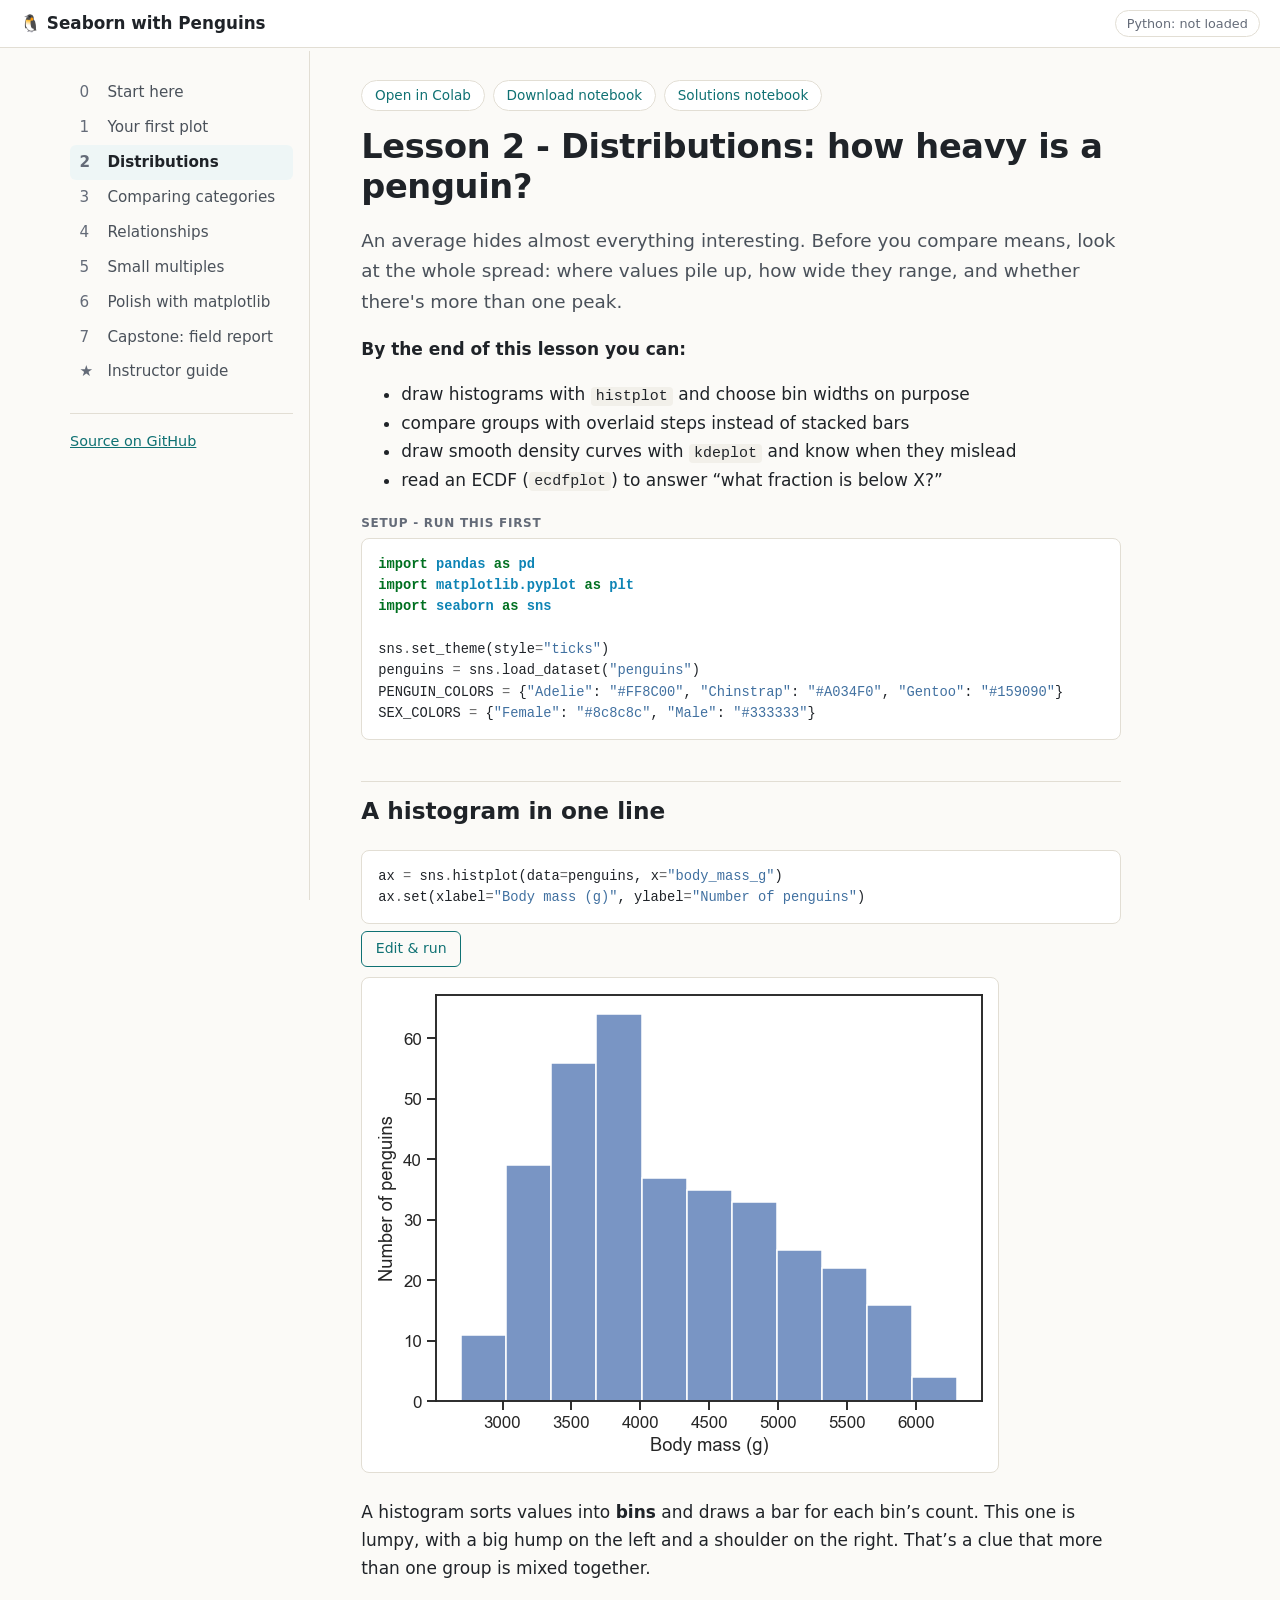
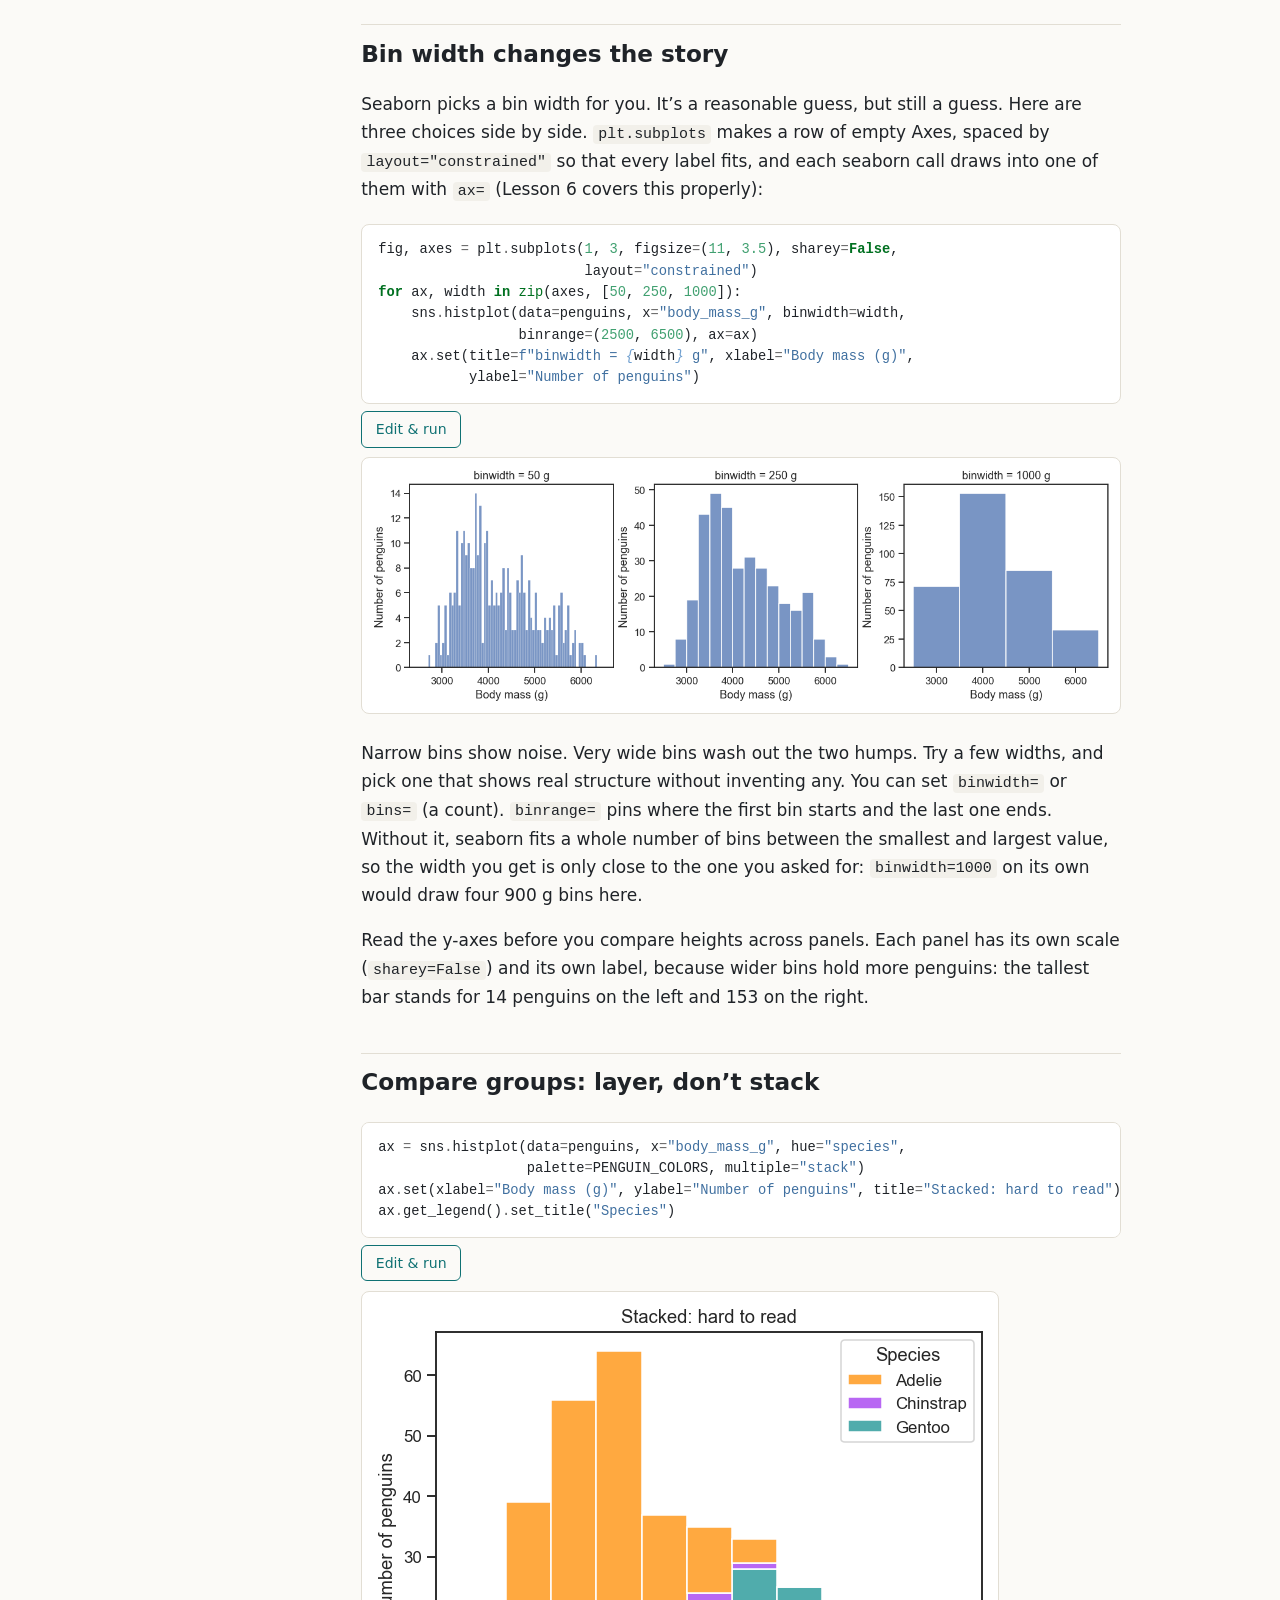
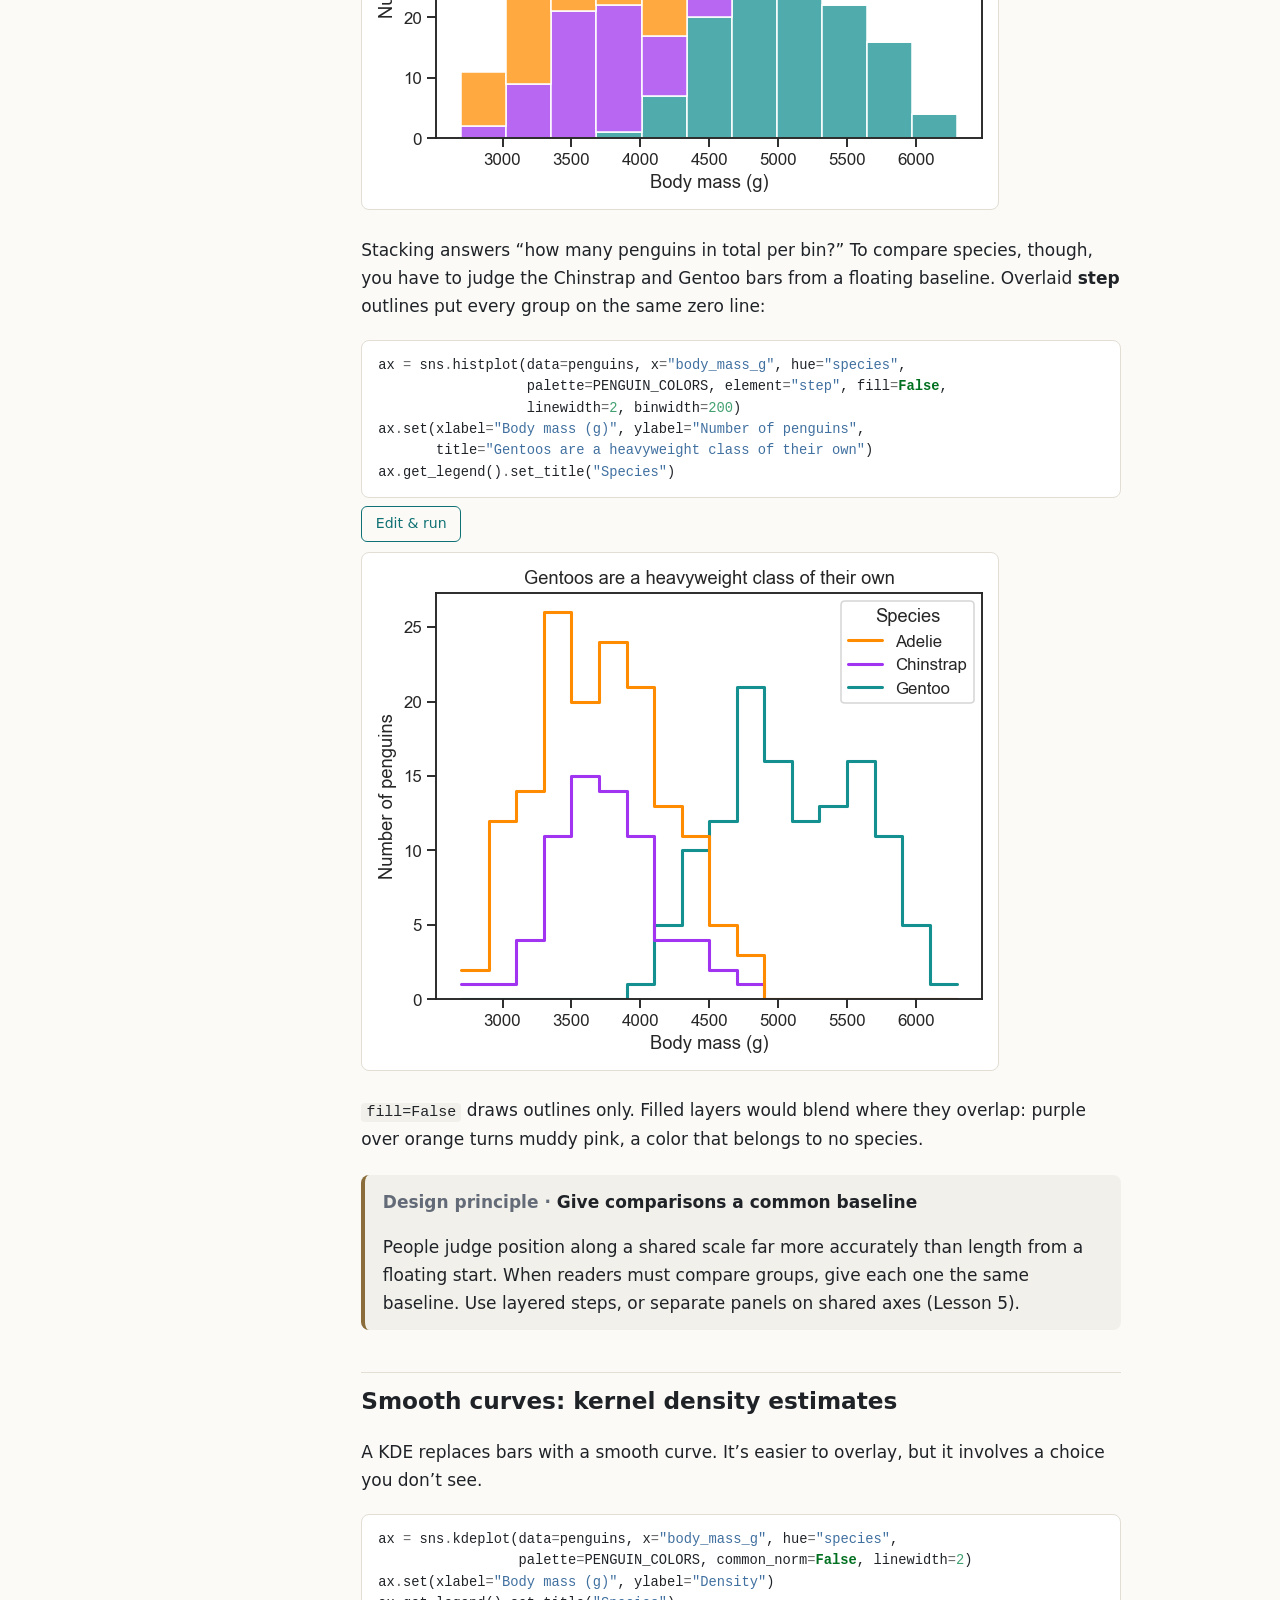
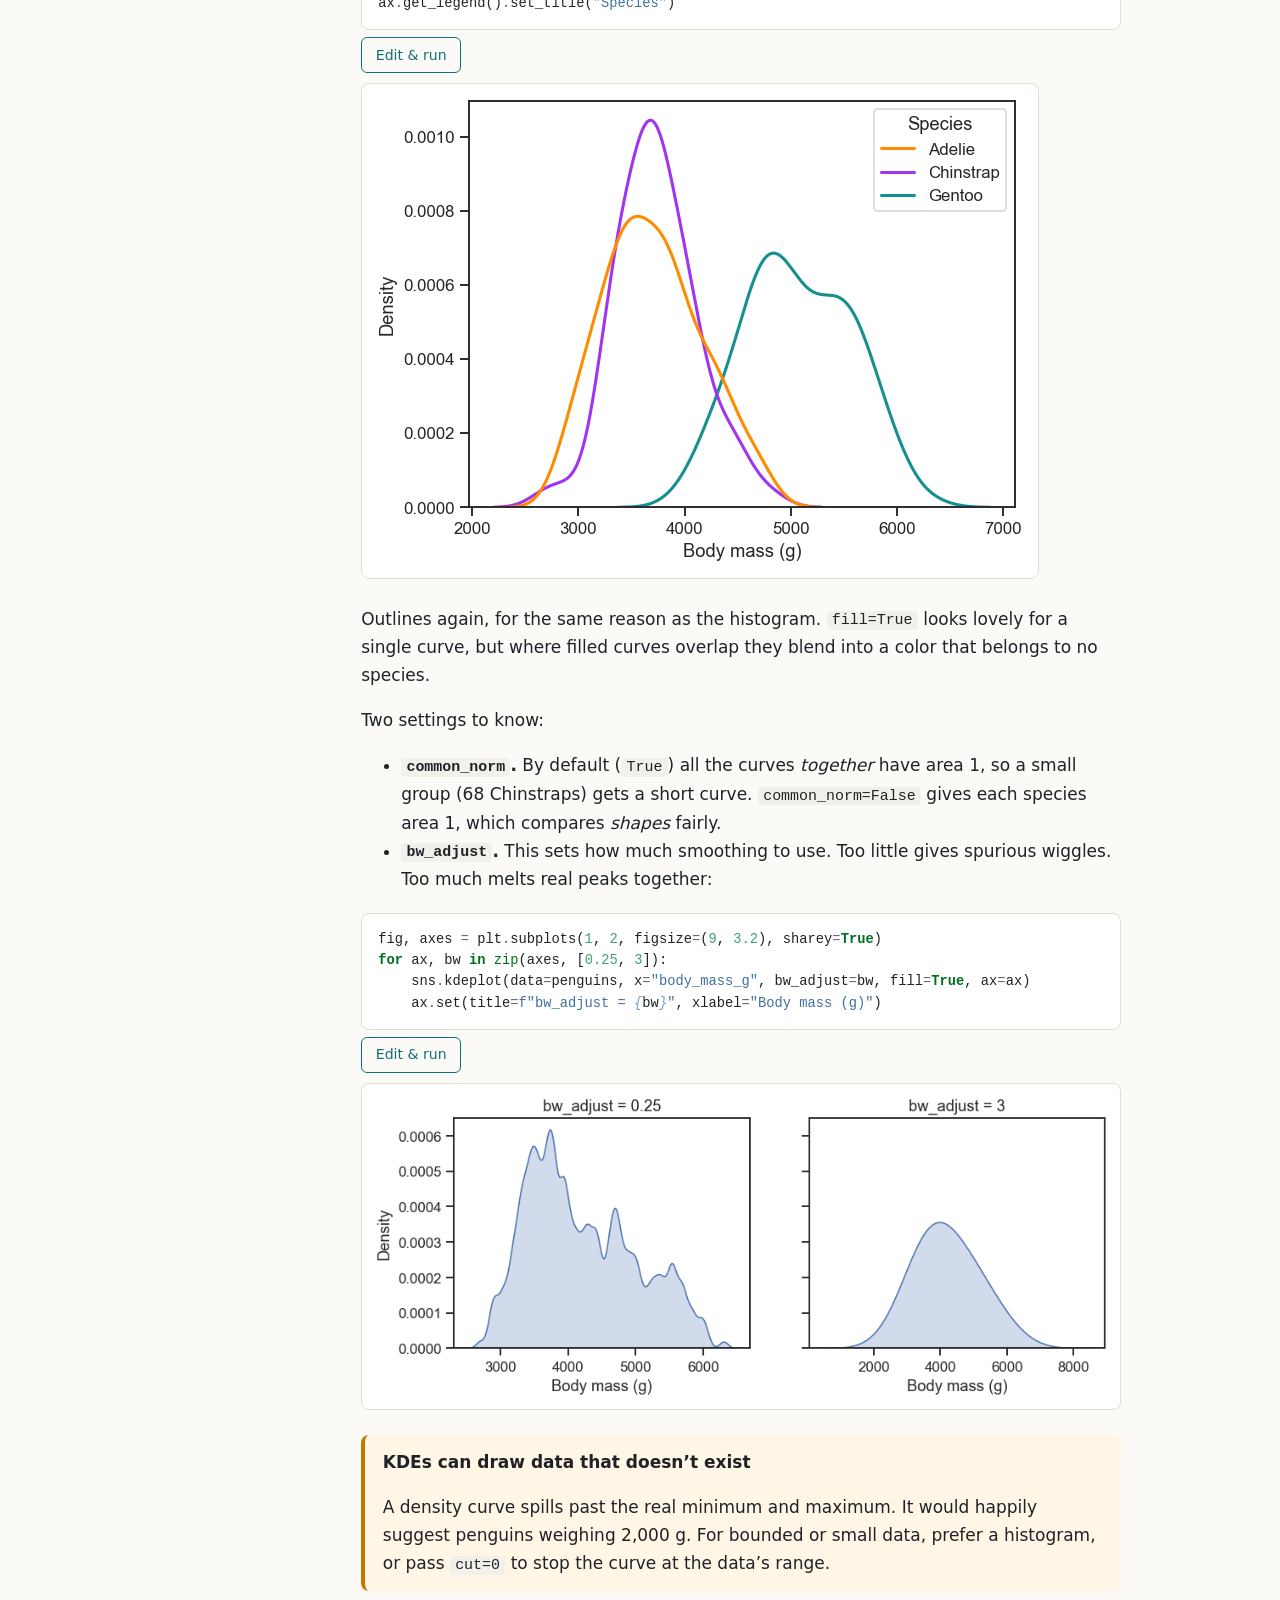
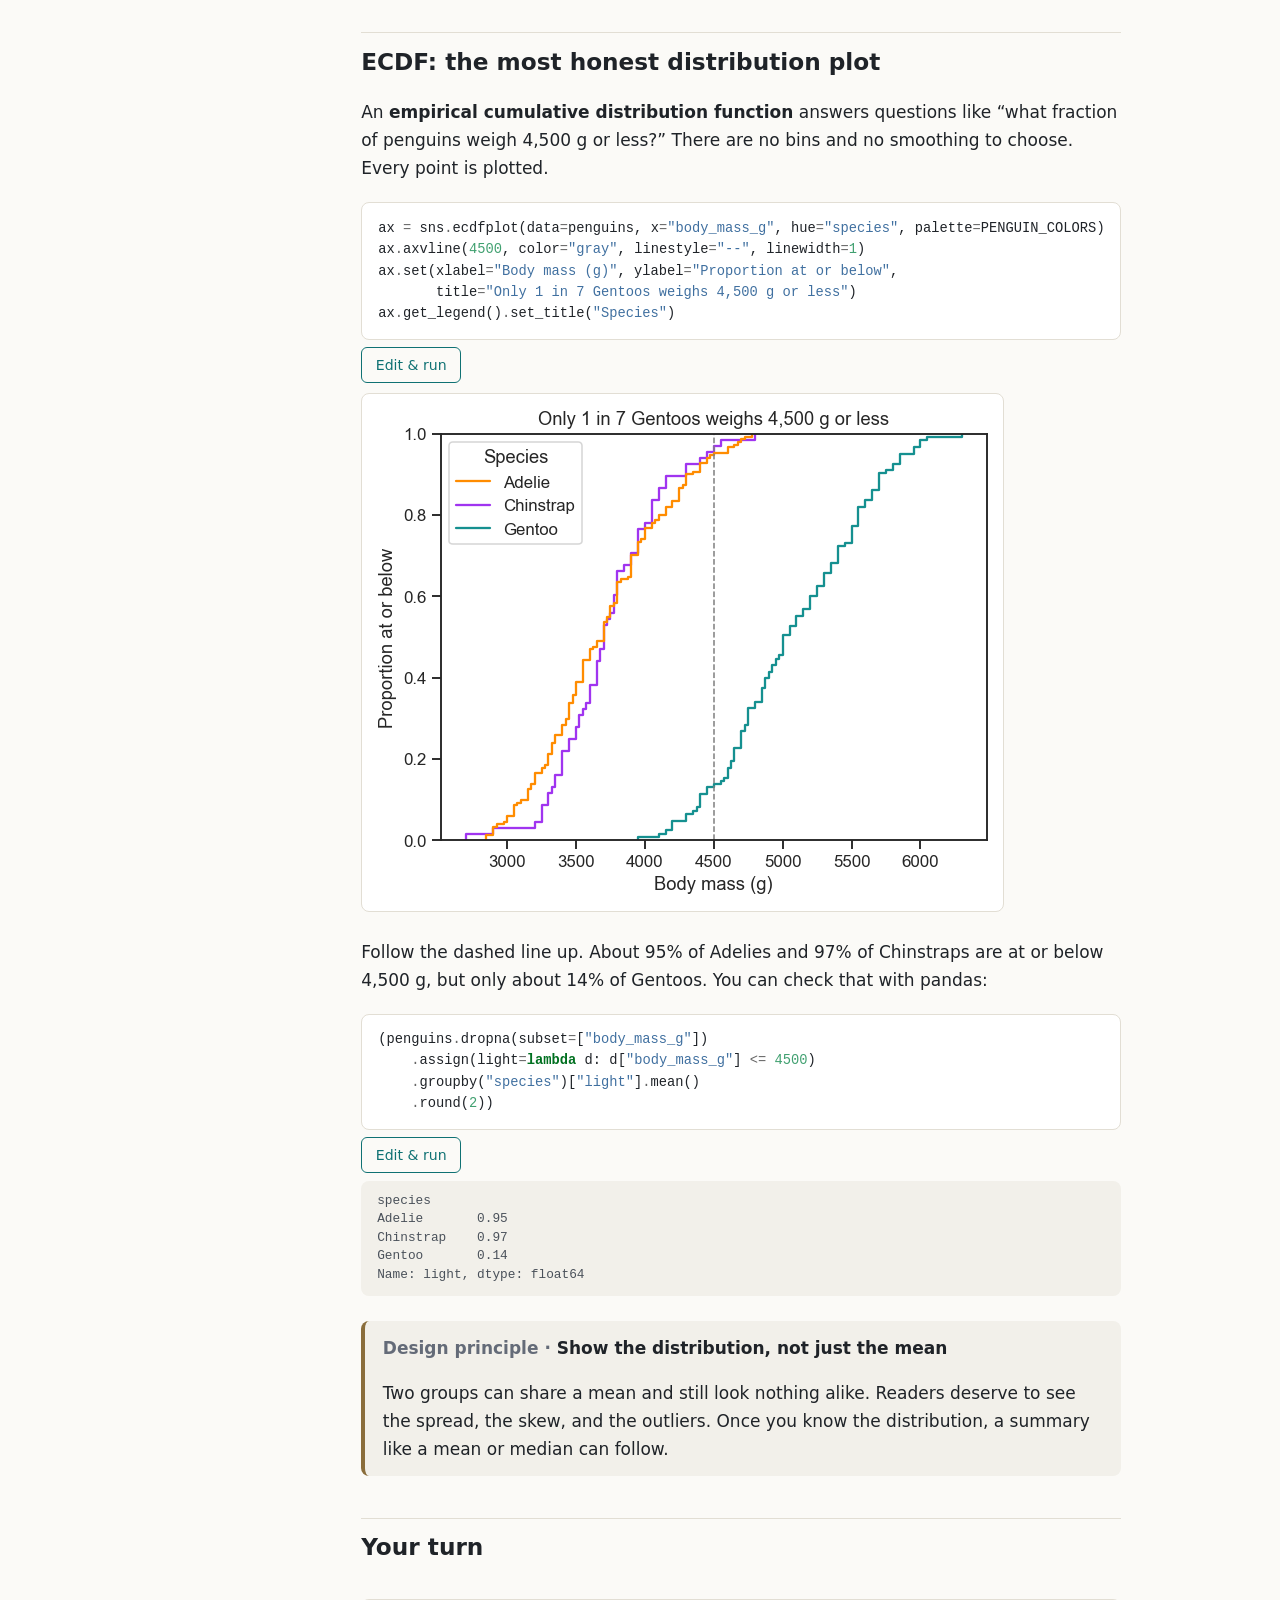
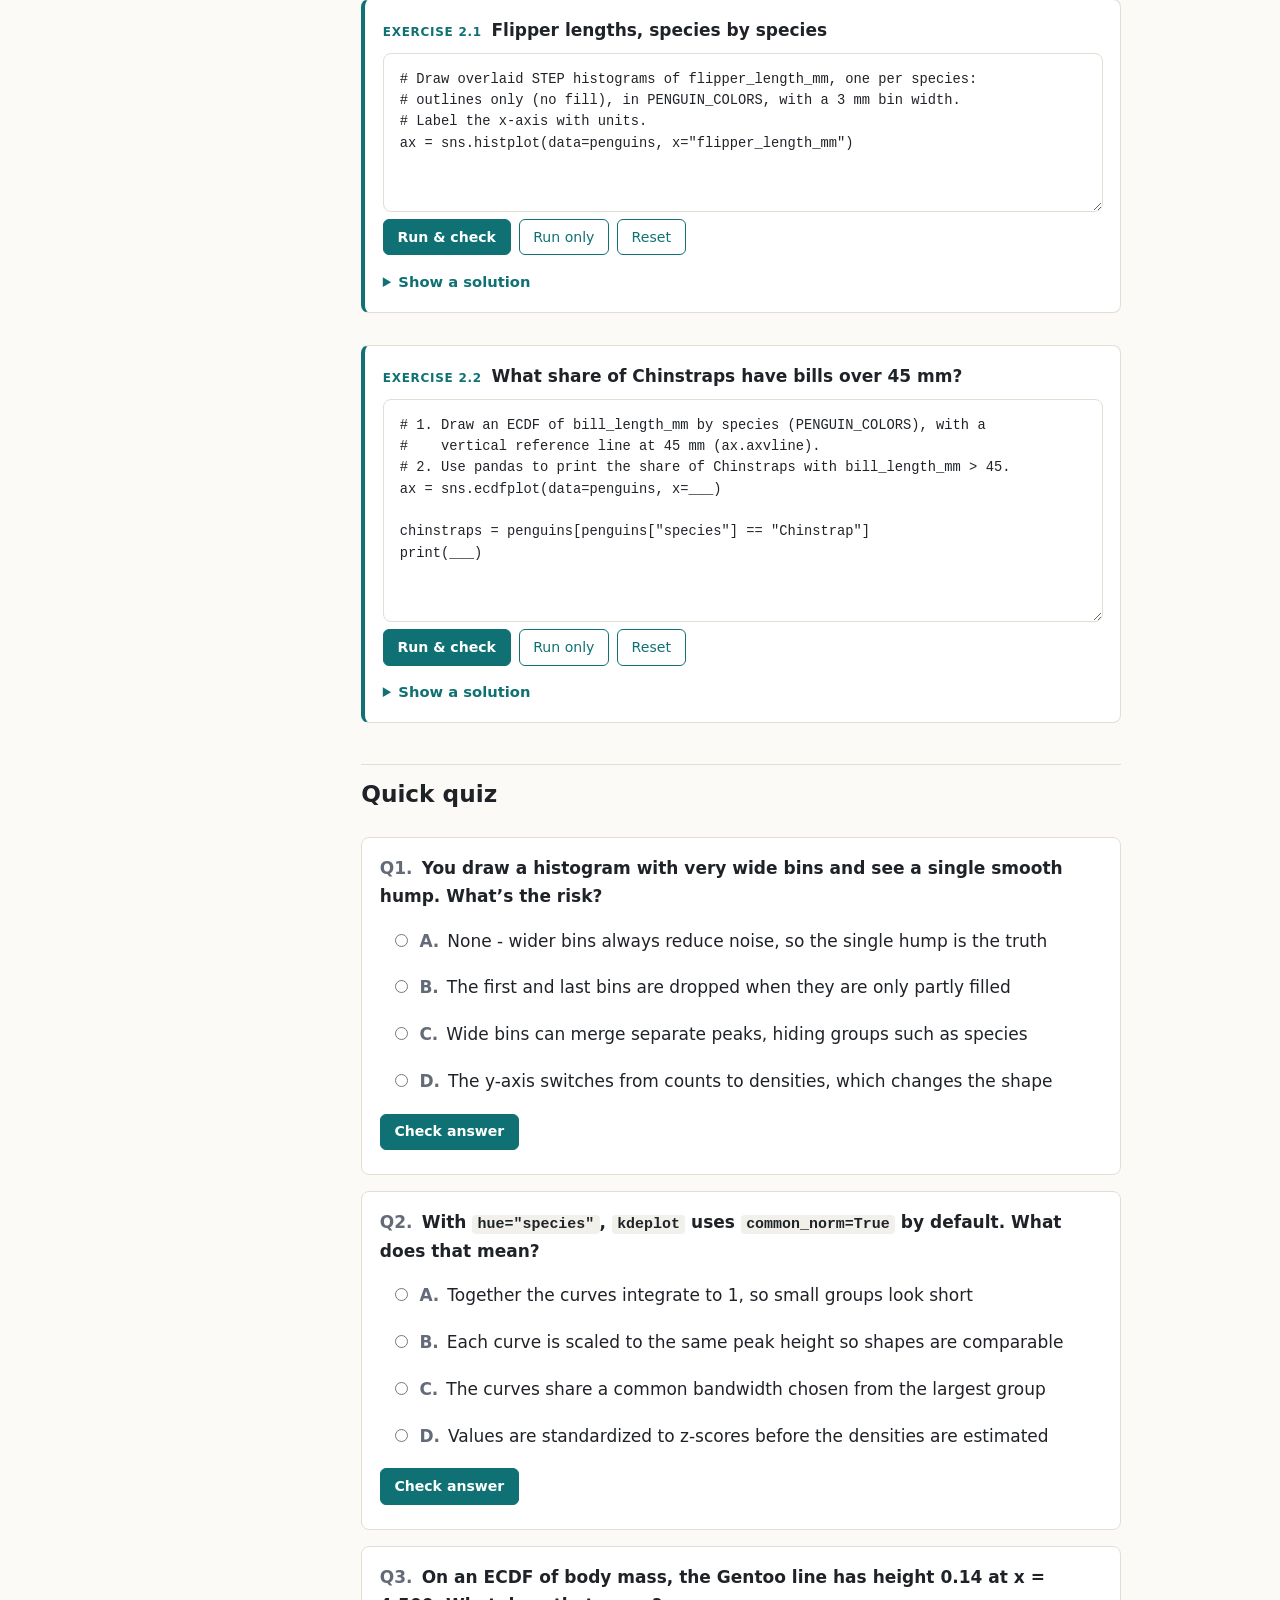
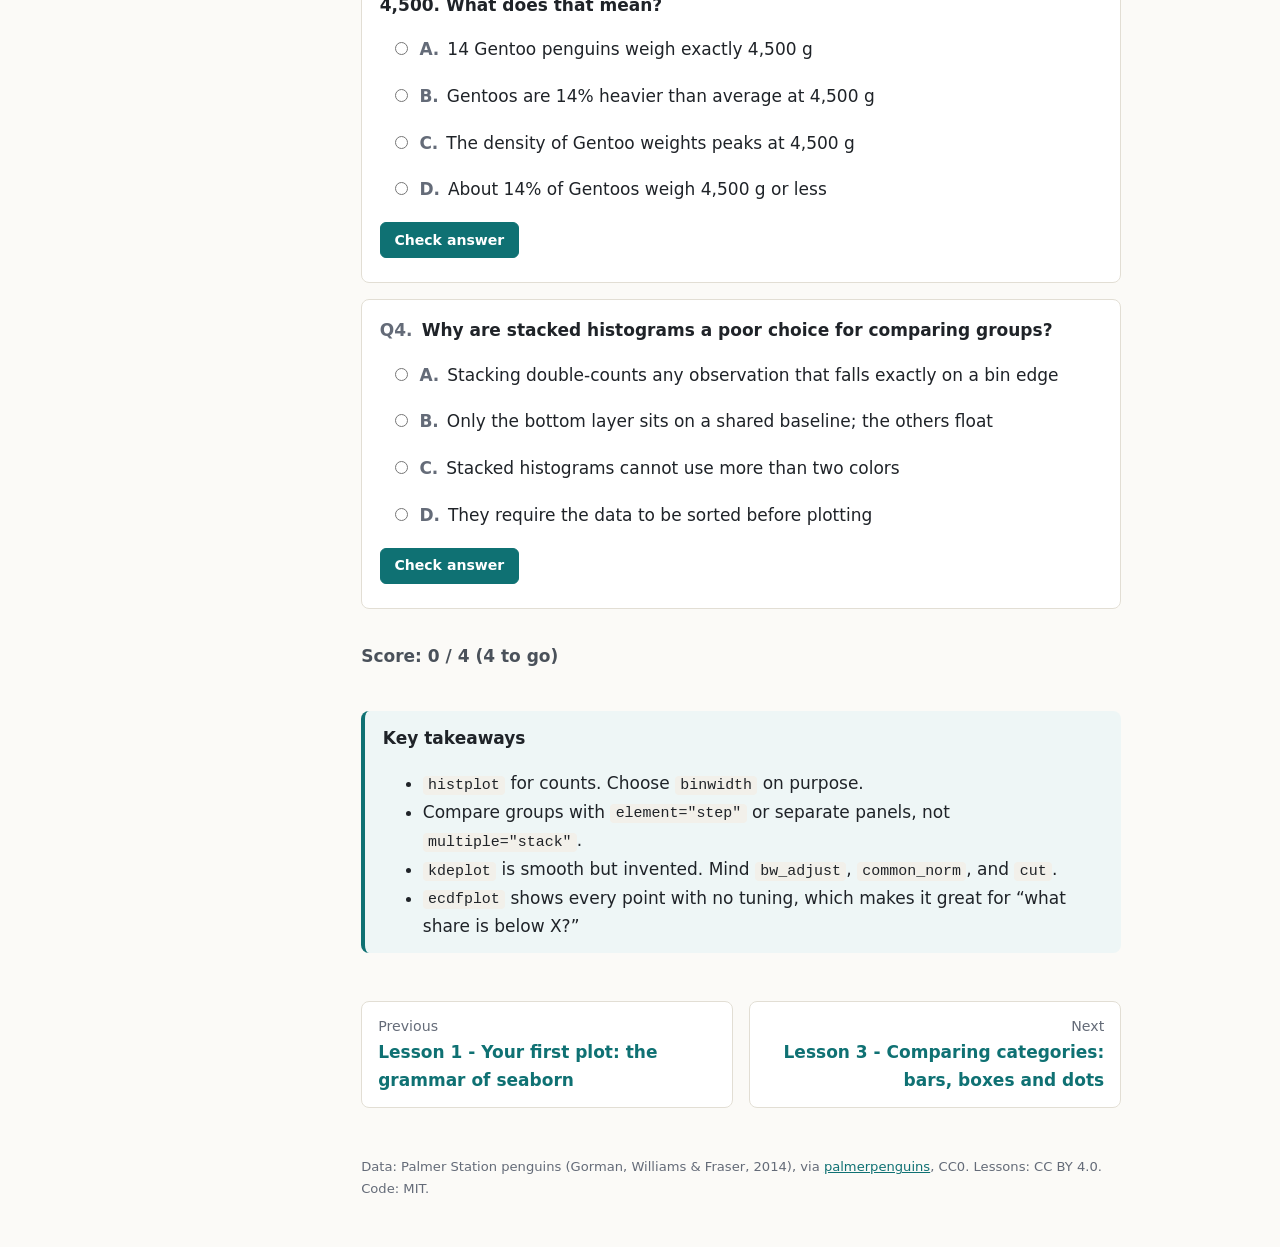
<file: docs/02-distributions.html>
<!doctype html>
<html lang="en">
<head>
<meta charset="utf-8">
<meta name="viewport" content="width=device-width, initial-scale=1">
<title>Lesson 2 - Distributions: how heavy is a penguin? · Seaborn with Penguins</title>
<meta name="description" content="A hands-on, browser-runnable course in seaborn and matplotlib for people who already know Python and pandas.">
<link rel="icon" href="data:image/svg+xml,<svg xmlns='http://www.w3.org/2000/svg' viewBox='0 0 100 100'><text y='.9em' font-size='90'>🐧</text></svg>">
<link rel="stylesheet" href="assets/style.css">
<link rel="stylesheet" href="assets/pygments.css">
</head>
<body data-page="02-distributions">
<a class="skip-link" href="#main">Skip to content</a>
<header class="topbar">
  <button class="nav-toggle" type="button" aria-controls="sidebar" aria-expanded="false">Menu</button>
  <a class="brand" href="index.html"><span aria-hidden="true">🐧</span> Seaborn with Penguins</a>
  <span class="py-status" data-py-status title="In-browser Python status">Python: not loaded</span>
</header>
<div class="layout">
  <nav class="sidebar" id="sidebar" aria-label="Lessons">
    <ol class="nav-list"><li><a href="index.html" data-page="index"><span class="nav-num">0</span><span class="nav-title">Start here</span></a></li><li><a href="01-first-plot.html" data-page="01-first-plot"><span class="nav-num">1</span><span class="nav-title">Your first plot</span></a></li><li><a href="02-distributions.html" data-page="02-distributions" aria-current=page><span class="nav-num">2</span><span class="nav-title">Distributions</span></a></li><li><a href="03-categories.html" data-page="03-categories"><span class="nav-num">3</span><span class="nav-title">Comparing categories</span></a></li><li><a href="04-relationships.html" data-page="04-relationships"><span class="nav-num">4</span><span class="nav-title">Relationships</span></a></li><li><a href="05-small-multiples.html" data-page="05-small-multiples"><span class="nav-num">5</span><span class="nav-title">Small multiples</span></a></li><li><a href="06-polish.html" data-page="06-polish"><span class="nav-num">6</span><span class="nav-title">Polish with matplotlib</span></a></li><li><a href="07-capstone.html" data-page="07-capstone"><span class="nav-num">7</span><span class="nav-title">Capstone: field report</span></a></li><li><a href="instructor-guide.html" data-page="instructor-guide"><span class="nav-num">★</span><span class="nav-title">Instructor guide</span></a></li></ol>
    <div class="sidebar-foot">
      <a href="https://github.com/acatlin/seaborn-penguins">Source on GitHub</a>
    </div>
  </nav>
  <main id="main" class="content">
    <div class="lesson-tools"><a href="https://colab.research.google.com/github/acatlin/seaborn-penguins/blob/main/docs/notebooks/02-distributions.ipynb" target="_blank" rel="noopener" title="Opens in a new tab">Open in Colab</a><a href="notebooks/02-distributions.ipynb" download>Download notebook</a><a href="notebooks/02-distributions-solutions.ipynb" download>Solutions notebook</a></div>
    <article>
<h1 id="lesson-2-distributions-how-heavy-is-a-penguin">Lesson 2 - Distributions: how heavy is a penguin?</h1>
<p class="lede">An average hides almost everything interesting. Before you compare means, look at the whole spread: where values pile up, how wide they range, and whether there's more than one peak.</p>

<p><strong>By the end of this lesson you can:</strong></p>
<ul>
<li>draw histograms with <code>histplot</code> and choose bin widths on purpose</li>
<li>compare groups with overlaid steps instead of stacked bars</li>
<li>draw smooth density curves with <code>kdeplot</code> and know when they mislead</li>
<li>read an ECDF (<code>ecdfplot</code>) to answer &ldquo;what fraction is below X?&rdquo;</li>
</ul>
<div class="cell cell-setup"><div class="code-label">Setup - run this first</div><div class="highlight"><pre><span></span><span class="kn">import</span><span class="w"> </span><span class="nn">pandas</span><span class="w"> </span><span class="k">as</span><span class="w"> </span><span class="nn">pd</span>
<span class="kn">import</span><span class="w"> </span><span class="nn">matplotlib.pyplot</span><span class="w"> </span><span class="k">as</span><span class="w"> </span><span class="nn">plt</span>
<span class="kn">import</span><span class="w"> </span><span class="nn">seaborn</span><span class="w"> </span><span class="k">as</span><span class="w"> </span><span class="nn">sns</span>

<span class="n">sns</span><span class="o">.</span><span class="n">set_theme</span><span class="p">(</span><span class="n">style</span><span class="o">=</span><span class="s2">&quot;ticks&quot;</span><span class="p">)</span>
<span class="n">penguins</span> <span class="o">=</span> <span class="n">sns</span><span class="o">.</span><span class="n">load_dataset</span><span class="p">(</span><span class="s2">&quot;penguins&quot;</span><span class="p">)</span>
<span class="n">PENGUIN_COLORS</span> <span class="o">=</span> <span class="p">{</span><span class="s2">&quot;Adelie&quot;</span><span class="p">:</span> <span class="s2">&quot;#FF8C00&quot;</span><span class="p">,</span> <span class="s2">&quot;Chinstrap&quot;</span><span class="p">:</span> <span class="s2">&quot;#A034F0&quot;</span><span class="p">,</span> <span class="s2">&quot;Gentoo&quot;</span><span class="p">:</span> <span class="s2">&quot;#159090&quot;</span><span class="p">}</span>
<span class="n">SEX_COLORS</span> <span class="o">=</span> <span class="p">{</span><span class="s2">&quot;Female&quot;</span><span class="p">:</span> <span class="s2">&quot;#8c8c8c&quot;</span><span class="p">,</span> <span class="s2">&quot;Male&quot;</span><span class="p">:</span> <span class="s2">&quot;#333333&quot;</span><span class="p">}</span>
</pre></div>
</div>
<h2 id="a-histogram-in-one-line">A histogram in one line</h2>
<div class="cell" data-cell><div class="highlight"><pre><span></span><span class="n">ax</span> <span class="o">=</span> <span class="n">sns</span><span class="o">.</span><span class="n">histplot</span><span class="p">(</span><span class="n">data</span><span class="o">=</span><span class="n">penguins</span><span class="p">,</span> <span class="n">x</span><span class="o">=</span><span class="s2">&quot;body_mass_g&quot;</span><span class="p">)</span>
<span class="n">ax</span><span class="o">.</span><span class="n">set</span><span class="p">(</span><span class="n">xlabel</span><span class="o">=</span><span class="s2">&quot;Body mass (g)&quot;</span><span class="p">,</span> <span class="n">ylabel</span><span class="o">=</span><span class="s2">&quot;Number of penguins&quot;</span><span class="p">)</span>
</pre></div>
<script type="application/json" class="cell-data">{"code": "ax = sns.histplot(data=penguins, x=\"body_mass_g\")\nax.set(xlabel=\"Body mass (g)\", ylabel=\"Number of penguins\")"}</script><div class="cell-toolbar"><button type="button" class="btn-ghost" data-action="edit" title="Open this example in a live Python editor">Edit &amp; run</button></div><figure class="cell-figure"><img src="img/02-hist-basic.png" alt="Histogram of body mass for all penguins, ranging from about 2,700 to 6,300 grams with a lumpy, right-leaning shape." loading="lazy"></figure><div class="cell-live"></div></div>
<p>A histogram sorts values into <strong>bins</strong> and draws a bar for each bin&rsquo;s count. This one is lumpy, with a big hump on the left and a shoulder on the right. That&rsquo;s a clue that more than one group is mixed together.</p>
<h2 id="bin-width-changes-the-story">Bin width changes the story</h2>
<p>Seaborn picks a bin width for you. It&rsquo;s a reasonable guess, but still a guess. Here are three choices side by side. <code>plt.subplots</code> makes a row of empty Axes, spaced by <code>layout="constrained"</code> so that every label fits, and each seaborn call draws into one of them with <code>ax=</code> (Lesson 6 covers this properly):</p>
<div class="cell" data-cell><div class="highlight"><pre><span></span><span class="n">fig</span><span class="p">,</span> <span class="n">axes</span> <span class="o">=</span> <span class="n">plt</span><span class="o">.</span><span class="n">subplots</span><span class="p">(</span><span class="mi">1</span><span class="p">,</span> <span class="mi">3</span><span class="p">,</span> <span class="n">figsize</span><span class="o">=</span><span class="p">(</span><span class="mi">11</span><span class="p">,</span> <span class="mf">3.5</span><span class="p">),</span> <span class="n">sharey</span><span class="o">=</span><span class="kc">False</span><span class="p">,</span>
                         <span class="n">layout</span><span class="o">=</span><span class="s2">&quot;constrained&quot;</span><span class="p">)</span>
<span class="k">for</span> <span class="n">ax</span><span class="p">,</span> <span class="n">width</span> <span class="ow">in</span> <span class="nb">zip</span><span class="p">(</span><span class="n">axes</span><span class="p">,</span> <span class="p">[</span><span class="mi">50</span><span class="p">,</span> <span class="mi">250</span><span class="p">,</span> <span class="mi">1000</span><span class="p">]):</span>
    <span class="n">sns</span><span class="o">.</span><span class="n">histplot</span><span class="p">(</span><span class="n">data</span><span class="o">=</span><span class="n">penguins</span><span class="p">,</span> <span class="n">x</span><span class="o">=</span><span class="s2">&quot;body_mass_g&quot;</span><span class="p">,</span> <span class="n">binwidth</span><span class="o">=</span><span class="n">width</span><span class="p">,</span>
                 <span class="n">binrange</span><span class="o">=</span><span class="p">(</span><span class="mi">2500</span><span class="p">,</span> <span class="mi">6500</span><span class="p">),</span> <span class="n">ax</span><span class="o">=</span><span class="n">ax</span><span class="p">)</span>
    <span class="n">ax</span><span class="o">.</span><span class="n">set</span><span class="p">(</span><span class="n">title</span><span class="o">=</span><span class="sa">f</span><span class="s2">&quot;binwidth = </span><span class="si">{</span><span class="n">width</span><span class="si">}</span><span class="s2"> g&quot;</span><span class="p">,</span> <span class="n">xlabel</span><span class="o">=</span><span class="s2">&quot;Body mass (g)&quot;</span><span class="p">,</span>
           <span class="n">ylabel</span><span class="o">=</span><span class="s2">&quot;Number of penguins&quot;</span><span class="p">)</span>
</pre></div>
<script type="application/json" class="cell-data">{"code": "fig, axes = plt.subplots(1, 3, figsize=(11, 3.5), sharey=False,\n                         layout=\"constrained\")\nfor ax, width in zip(axes, [50, 250, 1000]):\n    sns.histplot(data=penguins, x=\"body_mass_g\", binwidth=width,\n                 binrange=(2500, 6500), ax=ax)\n    ax.set(title=f\"binwidth = {width} g\", xlabel=\"Body mass (g)\",\n           ylabel=\"Number of penguins\")"}</script><div class="cell-toolbar"><button type="button" class="btn-ghost" data-action="edit" title="Open this example in a live Python editor">Edit &amp; run</button></div><figure class="cell-figure"><img src="img/02-binwidths.png" alt="Three histograms of body mass: 50 g bins look noisy, 250 g bins show two humps, 1,000 g bins hide the shape entirely." loading="lazy"></figure><div class="cell-live"></div></div>
<p>Narrow bins show noise. Very wide bins wash out the two humps. Try a few widths, and pick one that shows real structure without inventing any. You can set <code>binwidth=</code> or <code>bins=</code> (a count). <code>binrange=</code> pins where the first bin starts and the last one ends. Without it, seaborn fits a whole number of bins between the smallest and largest value, so the width you get is only close to the one you asked for: <code>binwidth=1000</code> on its own would draw four 900 g bins here.</p>
<p>Read the y-axes before you compare heights across panels. Each panel has its own scale (<code>sharey=False</code>) and its own label, because wider bins hold more penguins: the tallest bar stands for 14 penguins on the left and 153 on the right.</p>
<h2 id="compare-groups-layer-dont-stack">Compare groups: layer, don&rsquo;t stack</h2>
<div class="cell" data-cell><div class="highlight"><pre><span></span><span class="n">ax</span> <span class="o">=</span> <span class="n">sns</span><span class="o">.</span><span class="n">histplot</span><span class="p">(</span><span class="n">data</span><span class="o">=</span><span class="n">penguins</span><span class="p">,</span> <span class="n">x</span><span class="o">=</span><span class="s2">&quot;body_mass_g&quot;</span><span class="p">,</span> <span class="n">hue</span><span class="o">=</span><span class="s2">&quot;species&quot;</span><span class="p">,</span>
                  <span class="n">palette</span><span class="o">=</span><span class="n">PENGUIN_COLORS</span><span class="p">,</span> <span class="n">multiple</span><span class="o">=</span><span class="s2">&quot;stack&quot;</span><span class="p">)</span>
<span class="n">ax</span><span class="o">.</span><span class="n">set</span><span class="p">(</span><span class="n">xlabel</span><span class="o">=</span><span class="s2">&quot;Body mass (g)&quot;</span><span class="p">,</span> <span class="n">ylabel</span><span class="o">=</span><span class="s2">&quot;Number of penguins&quot;</span><span class="p">,</span> <span class="n">title</span><span class="o">=</span><span class="s2">&quot;Stacked: hard to read&quot;</span><span class="p">)</span>
<span class="n">ax</span><span class="o">.</span><span class="n">get_legend</span><span class="p">()</span><span class="o">.</span><span class="n">set_title</span><span class="p">(</span><span class="s2">&quot;Species&quot;</span><span class="p">)</span>
</pre></div>
<script type="application/json" class="cell-data">{"code": "ax = sns.histplot(data=penguins, x=\"body_mass_g\", hue=\"species\",\n                  palette=PENGUIN_COLORS, multiple=\"stack\")\nax.set(xlabel=\"Body mass (g)\", ylabel=\"Number of penguins\", title=\"Stacked: hard to read\")\nax.get_legend().set_title(\"Species\")"}</script><div class="cell-toolbar"><button type="button" class="btn-ghost" data-action="edit" title="Open this example in a live Python editor">Edit &amp; run</button></div><figure class="cell-figure"><img src="img/02-hist-stack.png" alt="Stacked histogram of body mass by species; only the bottom layer, Adelie, sits on the axis, making the others hard to judge." loading="lazy"></figure><div class="cell-live"></div></div>
<p>Stacking answers &ldquo;how many penguins in total per bin?&rdquo; To compare species, though, you have to judge the Chinstrap and Gentoo bars from a floating baseline. Overlaid <strong>step</strong> outlines put every group on the same zero line:</p>
<div class="cell" data-cell><div class="highlight"><pre><span></span><span class="n">ax</span> <span class="o">=</span> <span class="n">sns</span><span class="o">.</span><span class="n">histplot</span><span class="p">(</span><span class="n">data</span><span class="o">=</span><span class="n">penguins</span><span class="p">,</span> <span class="n">x</span><span class="o">=</span><span class="s2">&quot;body_mass_g&quot;</span><span class="p">,</span> <span class="n">hue</span><span class="o">=</span><span class="s2">&quot;species&quot;</span><span class="p">,</span>
                  <span class="n">palette</span><span class="o">=</span><span class="n">PENGUIN_COLORS</span><span class="p">,</span> <span class="n">element</span><span class="o">=</span><span class="s2">&quot;step&quot;</span><span class="p">,</span> <span class="n">fill</span><span class="o">=</span><span class="kc">False</span><span class="p">,</span>
                  <span class="n">linewidth</span><span class="o">=</span><span class="mi">2</span><span class="p">,</span> <span class="n">binwidth</span><span class="o">=</span><span class="mi">200</span><span class="p">)</span>
<span class="n">ax</span><span class="o">.</span><span class="n">set</span><span class="p">(</span><span class="n">xlabel</span><span class="o">=</span><span class="s2">&quot;Body mass (g)&quot;</span><span class="p">,</span> <span class="n">ylabel</span><span class="o">=</span><span class="s2">&quot;Number of penguins&quot;</span><span class="p">,</span>
       <span class="n">title</span><span class="o">=</span><span class="s2">&quot;Gentoos are a heavyweight class of their own&quot;</span><span class="p">)</span>
<span class="n">ax</span><span class="o">.</span><span class="n">get_legend</span><span class="p">()</span><span class="o">.</span><span class="n">set_title</span><span class="p">(</span><span class="s2">&quot;Species&quot;</span><span class="p">)</span>
</pre></div>
<script type="application/json" class="cell-data">{"code": "ax = sns.histplot(data=penguins, x=\"body_mass_g\", hue=\"species\",\n                  palette=PENGUIN_COLORS, element=\"step\", fill=False,\n                  linewidth=2, binwidth=200)\nax.set(xlabel=\"Body mass (g)\", ylabel=\"Number of penguins\",\n       title=\"Gentoos are a heavyweight class of their own\")\nax.get_legend().set_title(\"Species\")"}</script><div class="cell-toolbar"><button type="button" class="btn-ghost" data-action="edit" title="Open this example in a live Python editor">Edit &amp; run</button></div><figure class="cell-figure"><img src="img/02-hist-step.png" alt="Overlaid step histograms of body mass by species: Adelie and Chinstrap overlap around 3,700 g while Gentoo sits higher around 5,000 g." loading="lazy"></figure><div class="cell-live"></div></div>
<p><code>fill=False</code> draws outlines only. Filled layers would blend where they overlap: purple over orange turns muddy pink, a color that belongs to no species.</p>
<div class="admonition few">
<p class="admonition-title">Give comparisons a common baseline</p>
<p>People judge position along a shared scale far more accurately than length from a floating start. When readers must compare groups, give each one the same baseline. Use layered steps, or separate panels on shared axes (Lesson 5).</p>
</div>
<h2 id="smooth-curves-kernel-density-estimates">Smooth curves: kernel density estimates</h2>
<p>A KDE replaces bars with a smooth curve. It&rsquo;s easier to overlay, but it involves a choice you don&rsquo;t see.</p>
<div class="cell" data-cell><div class="highlight"><pre><span></span><span class="n">ax</span> <span class="o">=</span> <span class="n">sns</span><span class="o">.</span><span class="n">kdeplot</span><span class="p">(</span><span class="n">data</span><span class="o">=</span><span class="n">penguins</span><span class="p">,</span> <span class="n">x</span><span class="o">=</span><span class="s2">&quot;body_mass_g&quot;</span><span class="p">,</span> <span class="n">hue</span><span class="o">=</span><span class="s2">&quot;species&quot;</span><span class="p">,</span>
                 <span class="n">palette</span><span class="o">=</span><span class="n">PENGUIN_COLORS</span><span class="p">,</span> <span class="n">common_norm</span><span class="o">=</span><span class="kc">False</span><span class="p">,</span> <span class="n">linewidth</span><span class="o">=</span><span class="mi">2</span><span class="p">)</span>
<span class="n">ax</span><span class="o">.</span><span class="n">set</span><span class="p">(</span><span class="n">xlabel</span><span class="o">=</span><span class="s2">&quot;Body mass (g)&quot;</span><span class="p">,</span> <span class="n">ylabel</span><span class="o">=</span><span class="s2">&quot;Density&quot;</span><span class="p">)</span>
<span class="n">ax</span><span class="o">.</span><span class="n">get_legend</span><span class="p">()</span><span class="o">.</span><span class="n">set_title</span><span class="p">(</span><span class="s2">&quot;Species&quot;</span><span class="p">)</span>
</pre></div>
<script type="application/json" class="cell-data">{"code": "ax = sns.kdeplot(data=penguins, x=\"body_mass_g\", hue=\"species\",\n                 palette=PENGUIN_COLORS, common_norm=False, linewidth=2)\nax.set(xlabel=\"Body mass (g)\", ylabel=\"Density\")\nax.get_legend().set_title(\"Species\")"}</script><div class="cell-toolbar"><button type="button" class="btn-ghost" data-action="edit" title="Open this example in a live Python editor">Edit &amp; run</button></div><figure class="cell-figure"><img src="img/02-kde.png" alt="Density curves of body mass for each species, drawn as outlines; Adelie and Chinstrap peak near 3,700 g and Gentoo near 5,000 g." loading="lazy"></figure><div class="cell-live"></div></div>
<p>Outlines again, for the same reason as the histogram. <code>fill=True</code> looks lovely for a single curve, but where filled curves overlap they blend into a color that belongs to no species.</p>
<p>Two settings to know:</p>
<ul>
<li><strong><code>common_norm</code>.</strong> By default (<code>True</code>) all the curves <em>together</em> have area 1, so a small group (68 Chinstraps) gets a short curve. <code>common_norm=False</code> gives each species area 1, which compares <em>shapes</em> fairly.</li>
<li><strong><code>bw_adjust</code>.</strong> This sets how much smoothing to use. Too little gives spurious wiggles. Too much melts real peaks together:</li>
</ul>
<div class="cell" data-cell><div class="highlight"><pre><span></span><span class="n">fig</span><span class="p">,</span> <span class="n">axes</span> <span class="o">=</span> <span class="n">plt</span><span class="o">.</span><span class="n">subplots</span><span class="p">(</span><span class="mi">1</span><span class="p">,</span> <span class="mi">2</span><span class="p">,</span> <span class="n">figsize</span><span class="o">=</span><span class="p">(</span><span class="mi">9</span><span class="p">,</span> <span class="mf">3.2</span><span class="p">),</span> <span class="n">sharey</span><span class="o">=</span><span class="kc">True</span><span class="p">)</span>
<span class="k">for</span> <span class="n">ax</span><span class="p">,</span> <span class="n">bw</span> <span class="ow">in</span> <span class="nb">zip</span><span class="p">(</span><span class="n">axes</span><span class="p">,</span> <span class="p">[</span><span class="mf">0.25</span><span class="p">,</span> <span class="mi">3</span><span class="p">]):</span>
    <span class="n">sns</span><span class="o">.</span><span class="n">kdeplot</span><span class="p">(</span><span class="n">data</span><span class="o">=</span><span class="n">penguins</span><span class="p">,</span> <span class="n">x</span><span class="o">=</span><span class="s2">&quot;body_mass_g&quot;</span><span class="p">,</span> <span class="n">bw_adjust</span><span class="o">=</span><span class="n">bw</span><span class="p">,</span> <span class="n">fill</span><span class="o">=</span><span class="kc">True</span><span class="p">,</span> <span class="n">ax</span><span class="o">=</span><span class="n">ax</span><span class="p">)</span>
    <span class="n">ax</span><span class="o">.</span><span class="n">set</span><span class="p">(</span><span class="n">title</span><span class="o">=</span><span class="sa">f</span><span class="s2">&quot;bw_adjust = </span><span class="si">{</span><span class="n">bw</span><span class="si">}</span><span class="s2">&quot;</span><span class="p">,</span> <span class="n">xlabel</span><span class="o">=</span><span class="s2">&quot;Body mass (g)&quot;</span><span class="p">)</span>
</pre></div>
<script type="application/json" class="cell-data">{"code": "fig, axes = plt.subplots(1, 2, figsize=(9, 3.2), sharey=True)\nfor ax, bw in zip(axes, [0.25, 3]):\n    sns.kdeplot(data=penguins, x=\"body_mass_g\", bw_adjust=bw, fill=True, ax=ax)\n    ax.set(title=f\"bw_adjust = {bw}\", xlabel=\"Body mass (g)\")"}</script><div class="cell-toolbar"><button type="button" class="btn-ghost" data-action="edit" title="Open this example in a live Python editor">Edit &amp; run</button></div><figure class="cell-figure"><img src="img/02-kde-bw.png" alt="Two density plots of all body masses: bw_adjust 0.25 shows many spiky bumps; bw_adjust 3 shows a single smooth hill that hides the two groups." loading="lazy"></figure><div class="cell-live"></div></div>
<div class="admonition warning">
<p class="admonition-title">KDEs can draw data that doesn&rsquo;t exist</p>
<p>A density curve spills past the real minimum and maximum. It would happily suggest penguins weighing 2,000 g. For bounded or small data, prefer a histogram, or pass <code>cut=0</code> to stop the curve at the data&rsquo;s range.</p>
</div>
<h2 id="ecdf-the-most-honest-distribution-plot">ECDF: the most honest distribution plot</h2>
<p>An <strong>empirical cumulative distribution function</strong> answers questions like &ldquo;what fraction of penguins weigh 4,500 g or less?&rdquo; There are no bins and no smoothing to choose. Every point is plotted.</p>
<div class="cell" data-cell><div class="highlight"><pre><span></span><span class="n">ax</span> <span class="o">=</span> <span class="n">sns</span><span class="o">.</span><span class="n">ecdfplot</span><span class="p">(</span><span class="n">data</span><span class="o">=</span><span class="n">penguins</span><span class="p">,</span> <span class="n">x</span><span class="o">=</span><span class="s2">&quot;body_mass_g&quot;</span><span class="p">,</span> <span class="n">hue</span><span class="o">=</span><span class="s2">&quot;species&quot;</span><span class="p">,</span> <span class="n">palette</span><span class="o">=</span><span class="n">PENGUIN_COLORS</span><span class="p">)</span>
<span class="n">ax</span><span class="o">.</span><span class="n">axvline</span><span class="p">(</span><span class="mi">4500</span><span class="p">,</span> <span class="n">color</span><span class="o">=</span><span class="s2">&quot;gray&quot;</span><span class="p">,</span> <span class="n">linestyle</span><span class="o">=</span><span class="s2">&quot;--&quot;</span><span class="p">,</span> <span class="n">linewidth</span><span class="o">=</span><span class="mi">1</span><span class="p">)</span>
<span class="n">ax</span><span class="o">.</span><span class="n">set</span><span class="p">(</span><span class="n">xlabel</span><span class="o">=</span><span class="s2">&quot;Body mass (g)&quot;</span><span class="p">,</span> <span class="n">ylabel</span><span class="o">=</span><span class="s2">&quot;Proportion at or below&quot;</span><span class="p">,</span>
       <span class="n">title</span><span class="o">=</span><span class="s2">&quot;Only 1 in 7 Gentoos weighs 4,500 g or less&quot;</span><span class="p">)</span>
<span class="n">ax</span><span class="o">.</span><span class="n">get_legend</span><span class="p">()</span><span class="o">.</span><span class="n">set_title</span><span class="p">(</span><span class="s2">&quot;Species&quot;</span><span class="p">)</span>
</pre></div>
<script type="application/json" class="cell-data">{"code": "ax = sns.ecdfplot(data=penguins, x=\"body_mass_g\", hue=\"species\", palette=PENGUIN_COLORS)\nax.axvline(4500, color=\"gray\", linestyle=\"--\", linewidth=1)\nax.set(xlabel=\"Body mass (g)\", ylabel=\"Proportion at or below\",\n       title=\"Only 1 in 7 Gentoos weighs 4,500 g or less\")\nax.get_legend().set_title(\"Species\")"}</script><div class="cell-toolbar"><button type="button" class="btn-ghost" data-action="edit" title="Open this example in a live Python editor">Edit &amp; run</button></div><figure class="cell-figure"><img src="img/02-ecdf.png" alt="ECDF of body mass by species with a dashed reference line at 4,500 g: about 95 percent of Adelies and Chinstraps fall below it, but only about 14 percent of Gentoos." loading="lazy"></figure><div class="cell-live"></div></div>
<p>Follow the dashed line up. About 95% of Adelies and 97% of Chinstraps are at or below 4,500 g, but only about 14% of Gentoos. You can check that with pandas:</p>
<div class="cell" data-cell><div class="highlight"><pre><span></span><span class="p">(</span><span class="n">penguins</span><span class="o">.</span><span class="n">dropna</span><span class="p">(</span><span class="n">subset</span><span class="o">=</span><span class="p">[</span><span class="s2">&quot;body_mass_g&quot;</span><span class="p">])</span>
    <span class="o">.</span><span class="n">assign</span><span class="p">(</span><span class="n">light</span><span class="o">=</span><span class="k">lambda</span> <span class="n">d</span><span class="p">:</span> <span class="n">d</span><span class="p">[</span><span class="s2">&quot;body_mass_g&quot;</span><span class="p">]</span> <span class="o">&lt;=</span> <span class="mi">4500</span><span class="p">)</span>
    <span class="o">.</span><span class="n">groupby</span><span class="p">(</span><span class="s2">&quot;species&quot;</span><span class="p">)[</span><span class="s2">&quot;light&quot;</span><span class="p">]</span><span class="o">.</span><span class="n">mean</span><span class="p">()</span>
    <span class="o">.</span><span class="n">round</span><span class="p">(</span><span class="mi">2</span><span class="p">))</span>
</pre></div>
<script type="application/json" class="cell-data">{"code": "(penguins.dropna(subset=[\"body_mass_g\"])\n    .assign(light=lambda d: d[\"body_mass_g\"] <= 4500)\n    .groupby(\"species\")[\"light\"].mean()\n    .round(2))"}</script><div class="cell-toolbar"><button type="button" class="btn-ghost" data-action="edit" title="Open this example in a live Python editor">Edit &amp; run</button></div><pre class="cell-stdout">species
Adelie       0.95
Chinstrap    0.97
Gentoo       0.14
Name: light, dtype: float64</pre><div class="cell-live"></div></div>
<div class="admonition few">
<p class="admonition-title">Show the distribution, not just the mean</p>
<p>Two groups can share a mean and still look nothing alike. Readers deserve to see the spread, the skew, and the outliers. Once you know the distribution, a summary like a mean or median can follow.</p>
</div>
<h2 id="your-turn">Your turn</h2>

<div class="exercise" id="ex-2.1" data-exercise>
  <div class="exercise-head"><span class="exercise-tag">Exercise 2.1</span>
    <span class="exercise-title">Flipper lengths, species by species</span></div>
  <textarea class="cell-editor" rows="6" spellcheck="false" autocapitalize="off"
    aria-label="Code editor for exercise 2.1"># Draw overlaid STEP histograms of flipper_length_mm, one per species:
# outlines only (no fill), in PENGUIN_COLORS, with a 3 mm bin width.
# Label the x-axis with units.
ax = sns.histplot(data=penguins, x=&quot;flipper_length_mm&quot;)</textarea>
  <div class="cell-toolbar">
    <button type="button" class="btn-primary" data-action="check">Run &amp; check</button>
    <button type="button" class="btn-ghost" data-action="run">Run only</button>
    <button type="button" class="btn-ghost" data-action="reset">Reset</button>
  </div>
  <div class="cell-live"></div>
  <details class="solution"><summary>Show a solution</summary>
    <div class="highlight"><pre><span></span><span class="n">ax</span> <span class="o">=</span> <span class="n">sns</span><span class="o">.</span><span class="n">histplot</span><span class="p">(</span>
    <span class="n">data</span><span class="o">=</span><span class="n">penguins</span><span class="p">,</span>
    <span class="n">x</span><span class="o">=</span><span class="s2">&quot;flipper_length_mm&quot;</span><span class="p">,</span>
    <span class="n">hue</span><span class="o">=</span><span class="s2">&quot;species&quot;</span><span class="p">,</span>
    <span class="n">palette</span><span class="o">=</span><span class="n">PENGUIN_COLORS</span><span class="p">,</span>
    <span class="n">element</span><span class="o">=</span><span class="s2">&quot;step&quot;</span><span class="p">,</span>
    <span class="n">fill</span><span class="o">=</span><span class="kc">False</span><span class="p">,</span>
    <span class="n">binwidth</span><span class="o">=</span><span class="mi">3</span><span class="p">,</span>
<span class="p">)</span>
<span class="n">ax</span><span class="o">.</span><span class="n">set</span><span class="p">(</span><span class="n">xlabel</span><span class="o">=</span><span class="s2">&quot;Flipper length (mm)&quot;</span><span class="p">,</span> <span class="n">ylabel</span><span class="o">=</span><span class="s2">&quot;Number of penguins&quot;</span><span class="p">)</span>
<span class="n">ax</span><span class="o">.</span><span class="n">get_legend</span><span class="p">()</span><span class="o">.</span><span class="n">set_title</span><span class="p">(</span><span class="s2">&quot;Species&quot;</span><span class="p">)</span>
</pre></div>
<figure class="cell-figure"><img src="img/sol-2.1.png" alt="Solution chart for exercise 2.1" loading="lazy"></figure>
    <button type="button" class="btn-ghost" data-action="load-solution">Load solution into editor</button>
  </details>
  <script type="application/json" class="cell-data">{"starter": "# Draw overlaid STEP histograms of flipper_length_mm, one per species:\n# outlines only (no fill), in PENGUIN_COLORS, with a 3 mm bin width.\n# Label the x-axis with units.\nax = sns.histplot(data=penguins, x=\"flipper_length_mm\")", "solution": "ax = sns.histplot(\n    data=penguins,\n    x=\"flipper_length_mm\",\n    hue=\"species\",\n    palette=PENGUIN_COLORS,\n    element=\"step\",\n    fill=False,\n    binwidth=3,\n)\nax.set(xlabel=\"Flipper length (mm)\", ylabel=\"Number of penguins\")\nax.get_legend().set_title(\"Species\")", "check": "ax = chart_axes()[0]\nassert {\"Adelie\", \"Chinstrap\", \"Gentoo\"} <= set(legend_labels(ax)), \"Split the histogram by species with hue='species'.\"\nassert len(ax.patches) == 0, \"Use element='step' so the groups are outlines on a shared baseline, not bars.\"\nfrom matplotlib.collections import PolyCollection\nfilled = [c for c in ax.collections if isinstance(c, PolyCollection)]\nassert not filled, \"Add fill=False. Filled steps blend where they overlap, so draw outlines only.\"\nimport numpy as np\ndef is_histogram_outline(line):\n    edges = np.asarray(line.get_xdata(), dtype=float)\n    even = len(edges) > 2 and np.isfinite(edges).all() and np.allclose(np.diff(edges), edges[1] - edges[0])\n    return line.get_drawstyle().startswith(\"steps\") and even\noutlines = [line for line in ax.lines if is_histogram_outline(line)]\nassert len(outlines) >= 3, \"I expected three step outlines: sns.histplot(..., element='step', fill=False).\"\nassert near_color(PENGUIN_COLORS[\"Chinstrap\"], colors_used(ax)), \"Use palette=PENGUIN_COLORS.\"\nlo, hi = ax.get_xlim()\nassert lo > 150 and hi < 250, \"x should be flipper_length_mm.\"\nassert \"_\" not in ax.get_xlabel() and \"mm\" in ax.get_xlabel(), \"Label the x-axis in plain English with units, e.g. 'Flipper length (mm)'.\"\nprint(\"Three clear peaks - flipper length alone nearly separates Gentoos from the rest.\")"}</script>
</div>



<div class="exercise" id="ex-2.2" data-exercise>
  <div class="exercise-head"><span class="exercise-tag">Exercise 2.2</span>
    <span class="exercise-title">What share of Chinstraps have bills over 45 mm?</span></div>
  <textarea class="cell-editor" rows="9" spellcheck="false" autocapitalize="off"
    aria-label="Code editor for exercise 2.2"># 1. Draw an ECDF of bill_length_mm by species (PENGUIN_COLORS), with a
#    vertical reference line at 45 mm (ax.axvline).
# 2. Use pandas to print the share of Chinstraps with bill_length_mm &gt; 45.
ax = sns.ecdfplot(data=penguins, x=___)

chinstraps = penguins[penguins[&quot;species&quot;] == &quot;Chinstrap&quot;]
print(___)</textarea>
  <div class="cell-toolbar">
    <button type="button" class="btn-primary" data-action="check">Run &amp; check</button>
    <button type="button" class="btn-ghost" data-action="run">Run only</button>
    <button type="button" class="btn-ghost" data-action="reset">Reset</button>
  </div>
  <div class="cell-live"></div>
  <details class="solution"><summary>Show a solution</summary>
    <div class="highlight"><pre><span></span><span class="n">ax</span> <span class="o">=</span> <span class="n">sns</span><span class="o">.</span><span class="n">ecdfplot</span><span class="p">(</span><span class="n">data</span><span class="o">=</span><span class="n">penguins</span><span class="p">,</span> <span class="n">x</span><span class="o">=</span><span class="s2">&quot;bill_length_mm&quot;</span><span class="p">,</span> <span class="n">hue</span><span class="o">=</span><span class="s2">&quot;species&quot;</span><span class="p">,</span> <span class="n">palette</span><span class="o">=</span><span class="n">PENGUIN_COLORS</span><span class="p">)</span>
<span class="n">ax</span><span class="o">.</span><span class="n">axvline</span><span class="p">(</span><span class="mi">45</span><span class="p">,</span> <span class="n">color</span><span class="o">=</span><span class="s2">&quot;gray&quot;</span><span class="p">,</span> <span class="n">linestyle</span><span class="o">=</span><span class="s2">&quot;--&quot;</span><span class="p">,</span> <span class="n">linewidth</span><span class="o">=</span><span class="mi">1</span><span class="p">)</span>
<span class="n">ax</span><span class="o">.</span><span class="n">set</span><span class="p">(</span><span class="n">xlabel</span><span class="o">=</span><span class="s2">&quot;Bill length (mm)&quot;</span><span class="p">,</span> <span class="n">ylabel</span><span class="o">=</span><span class="s2">&quot;Proportion at or below&quot;</span><span class="p">)</span>
<span class="n">ax</span><span class="o">.</span><span class="n">get_legend</span><span class="p">()</span><span class="o">.</span><span class="n">set_title</span><span class="p">(</span><span class="s2">&quot;Species&quot;</span><span class="p">)</span>

<span class="n">chinstraps</span> <span class="o">=</span> <span class="n">penguins</span><span class="p">[</span><span class="n">penguins</span><span class="p">[</span><span class="s2">&quot;species&quot;</span><span class="p">]</span> <span class="o">==</span> <span class="s2">&quot;Chinstrap&quot;</span><span class="p">]</span>
<span class="nb">print</span><span class="p">((</span><span class="n">chinstraps</span><span class="p">[</span><span class="s2">&quot;bill_length_mm&quot;</span><span class="p">]</span> <span class="o">&gt;</span> <span class="mi">45</span><span class="p">)</span><span class="o">.</span><span class="n">mean</span><span class="p">()</span><span class="o">.</span><span class="n">round</span><span class="p">(</span><span class="mi">2</span><span class="p">))</span>
</pre></div>
<pre class="cell-stdout">0.91</pre><figure class="cell-figure"><img src="img/sol-2.2.png" alt="Solution chart for exercise 2.2" loading="lazy"></figure>
    <button type="button" class="btn-ghost" data-action="load-solution">Load solution into editor</button>
  </details>
  <script type="application/json" class="cell-data">{"starter": "# 1. Draw an ECDF of bill_length_mm by species (PENGUIN_COLORS), with a\n#    vertical reference line at 45 mm (ax.axvline).\n# 2. Use pandas to print the share of Chinstraps with bill_length_mm > 45.\nax = sns.ecdfplot(data=penguins, x=___)\n\nchinstraps = penguins[penguins[\"species\"] == \"Chinstrap\"]\nprint(___)", "solution": "ax = sns.ecdfplot(data=penguins, x=\"bill_length_mm\", hue=\"species\", palette=PENGUIN_COLORS)\nax.axvline(45, color=\"gray\", linestyle=\"--\", linewidth=1)\nax.set(xlabel=\"Bill length (mm)\", ylabel=\"Proportion at or below\")\nax.get_legend().set_title(\"Species\")\n\nchinstraps = penguins[penguins[\"species\"] == \"Chinstrap\"]\nprint((chinstraps[\"bill_length_mm\"] > 45).mean().round(2))", "check": "ax = chart_axes()[0]\nassert {\"Adelie\", \"Chinstrap\", \"Gentoo\"} <= set(legend_labels(ax)), \"Draw one ECDF per species with hue='species'.\"\nimport numpy as np\ndef climbs_from_0_to_1(line):\n    y = np.asarray(line.get_ydata(), dtype=float)\n    return len(y) > 2 and np.isfinite(y).all() and abs(y.min()) < 1e-9 and abs(y.max() - 1) < 1e-9 and (np.diff(y) >= 0).all()\ncurves = [line for line in ax.lines if climbs_from_0_to_1(line)]\nassert len(curves) >= 3, \"Draw an ECDF with sns.ecdfplot(...): one line per species that climbs from 0 to 1. A histogram or a density curve can't show 'what share is at or below 45 mm?'.\"\nassert near_color(PENGUIN_COLORS[\"Chinstrap\"], colors_used(ax)), \"Use palette=PENGUIN_COLORS so the Chinstrap line is purple.\"\nxs = [line.get_xdata() for line in ax.lines]\nassert any(len(set(x)) == 1 and abs(x[0] - 45) < 0.01 for x in xs), \"Add a vertical line at 45 with ax.axvline(45).\"\nlo, hi = ax.get_xlim()\nassert 25 < lo < 40 and 55 < hi < 65, \"x should be bill_length_mm.\"\nprint(\"About 0.91 - read it off the plot: the purple line crosses 45 mm near 0.09.\")"}</script>
</div>


<h2 id="quick-quiz">Quick quiz</h2>
<section class="quiz" aria-label="Quiz">
<div class="quiz-q" data-answer="C" id="02-distributions-q1" role="group" aria-labelledby="02-distributions-q1-stem">
  <p class="quiz-stem" id="02-distributions-q1-stem"><span class="quiz-num">Q1.</span> You draw a histogram with very wide bins and see a single smooth hump. What&rsquo;s the risk?</p>
  <ol class="quiz-options"><li><label><input type="radio" name="02-distributions-q1" value="A"> <span class="opt-letter">A.</span> <span class="opt-text">None - wider bins always reduce noise, so the single hump is the truth</span></label></li><li><label><input type="radio" name="02-distributions-q1" value="B"> <span class="opt-letter">B.</span> <span class="opt-text">The first and last bins are dropped when they are only partly filled</span></label></li><li><label><input type="radio" name="02-distributions-q1" value="C"> <span class="opt-letter">C.</span> <span class="opt-text">Wide bins can merge separate peaks, hiding groups such as species</span></label></li><li><label><input type="radio" name="02-distributions-q1" value="D"> <span class="opt-letter">D.</span> <span class="opt-text">The y-axis switches from counts to densities, which changes the shape</span></label></li></ol>
  <button type="button" class="btn-primary" data-action="grade">Check answer</button>
  <div class="quiz-feedback" aria-live="polite"></div>
  <div class="quiz-explain" hidden>Bin width is a modeling choice. Too wide hides structure (two humps become one); too narrow shows noise. Try several.</div>
</div>
<div class="quiz-q" data-answer="A" id="02-distributions-q2" role="group" aria-labelledby="02-distributions-q2-stem">
  <p class="quiz-stem" id="02-distributions-q2-stem"><span class="quiz-num">Q2.</span> With <code>hue="species"</code>, <code>kdeplot</code> uses <code>common_norm=True</code> by default. What does that mean?</p>
  <ol class="quiz-options"><li><label><input type="radio" name="02-distributions-q2" value="A"> <span class="opt-letter">A.</span> <span class="opt-text">Together the curves integrate to 1, so small groups look short</span></label></li><li><label><input type="radio" name="02-distributions-q2" value="B"> <span class="opt-letter">B.</span> <span class="opt-text">Each curve is scaled to the same peak height so shapes are comparable</span></label></li><li><label><input type="radio" name="02-distributions-q2" value="C"> <span class="opt-letter">C.</span> <span class="opt-text">The curves share a common bandwidth chosen from the largest group</span></label></li><li><label><input type="radio" name="02-distributions-q2" value="D"> <span class="opt-letter">D.</span> <span class="opt-text">Values are standardized to z-scores before the densities are estimated</span></label></li></ol>
  <button type="button" class="btn-primary" data-action="grade">Check answer</button>
  <div class="quiz-feedback" aria-live="polite"></div>
  <div class="quiz-explain" hidden>With a common normalization, curve area reflects group size. Use <code>common_norm=False</code> when you want to compare shapes.</div>
</div>
<div class="quiz-q" data-answer="D" id="02-distributions-q3" role="group" aria-labelledby="02-distributions-q3-stem">
  <p class="quiz-stem" id="02-distributions-q3-stem"><span class="quiz-num">Q3.</span> On an ECDF of body mass, the Gentoo line has height 0.14 at x = 4,500. What does that mean?</p>
  <ol class="quiz-options"><li><label><input type="radio" name="02-distributions-q3" value="A"> <span class="opt-letter">A.</span> <span class="opt-text">14 Gentoo penguins weigh exactly 4,500 g</span></label></li><li><label><input type="radio" name="02-distributions-q3" value="B"> <span class="opt-letter">B.</span> <span class="opt-text">Gentoos are 14% heavier than average at 4,500 g</span></label></li><li><label><input type="radio" name="02-distributions-q3" value="C"> <span class="opt-letter">C.</span> <span class="opt-text">The density of Gentoo weights peaks at 4,500 g</span></label></li><li><label><input type="radio" name="02-distributions-q3" value="D"> <span class="opt-letter">D.</span> <span class="opt-text">About 14% of Gentoos weigh 4,500 g or less</span></label></li></ol>
  <button type="button" class="btn-primary" data-action="grade">Check answer</button>
  <div class="quiz-feedback" aria-live="polite"></div>
  <div class="quiz-explain" hidden>An ECDF&rsquo;s height at x is the proportion of observations at or below x.</div>
</div>
<div class="quiz-q" data-answer="B" id="02-distributions-q4" role="group" aria-labelledby="02-distributions-q4-stem">
  <p class="quiz-stem" id="02-distributions-q4-stem"><span class="quiz-num">Q4.</span> Why are stacked histograms a poor choice for comparing groups?</p>
  <ol class="quiz-options"><li><label><input type="radio" name="02-distributions-q4" value="A"> <span class="opt-letter">A.</span> <span class="opt-text">Stacking double-counts any observation that falls exactly on a bin edge</span></label></li><li><label><input type="radio" name="02-distributions-q4" value="B"> <span class="opt-letter">B.</span> <span class="opt-text">Only the bottom layer sits on a shared baseline; the others float</span></label></li><li><label><input type="radio" name="02-distributions-q4" value="C"> <span class="opt-letter">C.</span> <span class="opt-text">Stacked histograms cannot use more than two colors</span></label></li><li><label><input type="radio" name="02-distributions-q4" value="D"> <span class="opt-letter">D.</span> <span class="opt-text">They require the data to be sorted before plotting</span></label></li></ol>
  <button type="button" class="btn-primary" data-action="grade">Check answer</button>
  <div class="quiz-feedback" aria-live="polite"></div>
  <div class="quiz-explain" hidden>Upper layers start wherever the layer below ends, so their heights can&rsquo;t be compared by eye. Layer steps or use small multiples.</div>
</div><p class="quiz-score" aria-live="polite"></p></section>
<div class="admonition note">
<p class="admonition-title">Key takeaways</p>
<ul>
<li><code>histplot</code> for counts. Choose <code>binwidth</code> on purpose.</li>
<li>Compare groups with <code>element="step"</code> or separate panels, not <code>multiple="stack"</code>.</li>
<li><code>kdeplot</code> is smooth but invented. Mind <code>bw_adjust</code>, <code>common_norm</code>, and <code>cut</code>.</li>
<li><code>ecdfplot</code> shows every point with no tuning, which makes it great for &ldquo;what share is below X?&rdquo;</li>
</ul>
</div>
    </article>
    <nav class="pager" aria-label="Previous and next lesson"><a class="pager-prev" href="01-first-plot.html"><small>Previous</small>Lesson 1 - Your first plot: the grammar of seaborn</a><a class="pager-next" href="03-categories.html"><small>Next</small>Lesson 3 - Comparing categories: bars, boxes and dots</a></nav>
    <footer class="site-foot">
      <p>Data: Palmer Station penguins (Gorman, Williams &amp; Fraser, 2014), via
      <a href="https://allisonhorst.github.io/palmerpenguins/">palmerpenguins</a>, CC0.
      Lessons: CC BY 4.0. Code: MIT.</p>
    </footer>
  </main>
</div>
<script type="application/json" class="page-setup">{"setup": "import pandas as pd\nimport matplotlib.pyplot as plt\nimport seaborn as sns\n\nsns.set_theme(style=\"ticks\")\npenguins = sns.load_dataset(\"penguins\")\nPENGUIN_COLORS = {\"Adelie\": \"#FF8C00\", \"Chinstrap\": \"#A034F0\", \"Gentoo\": \"#159090\"}\nSEX_COLORS = {\"Female\": \"#8c8c8c\", \"Male\": \"#333333\"}"}</script>
<script src="assets/app.js"></script>
<script src="assets/live.js"></script>
</body>
</html>
</file>
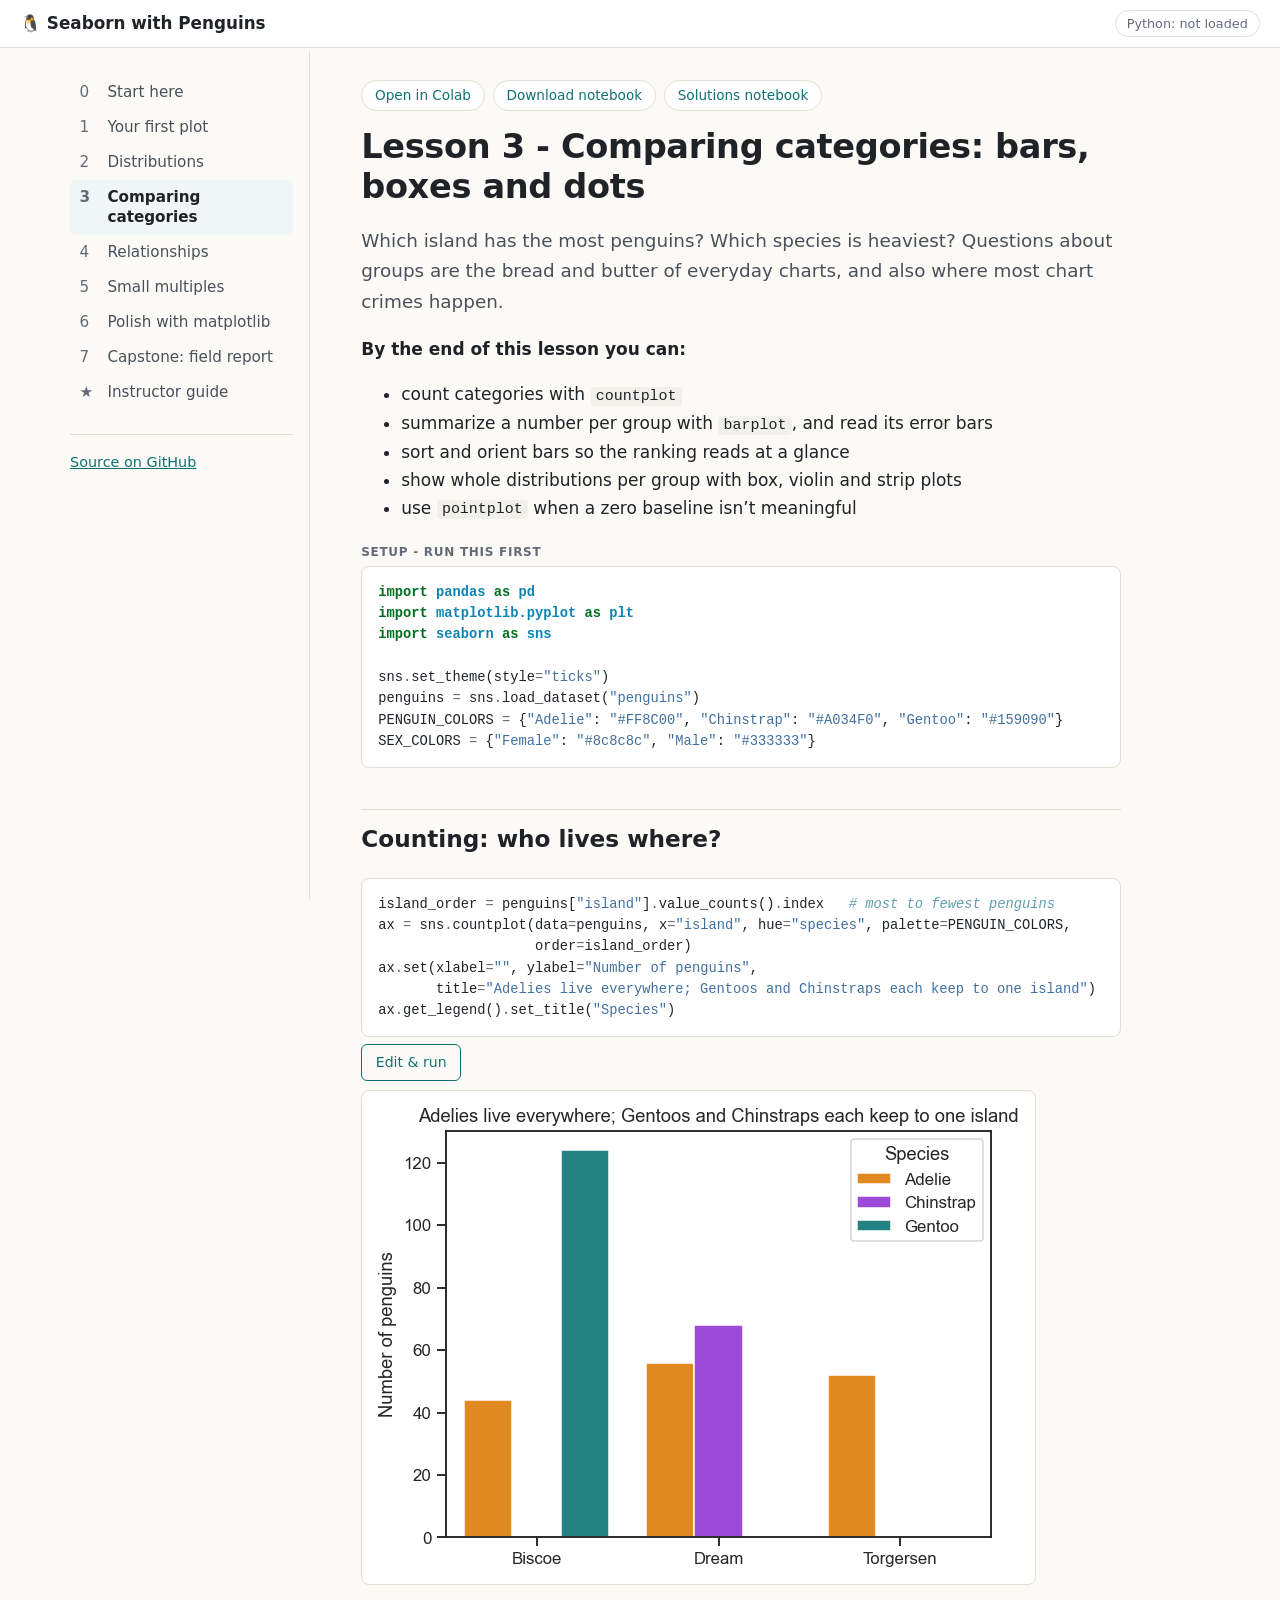
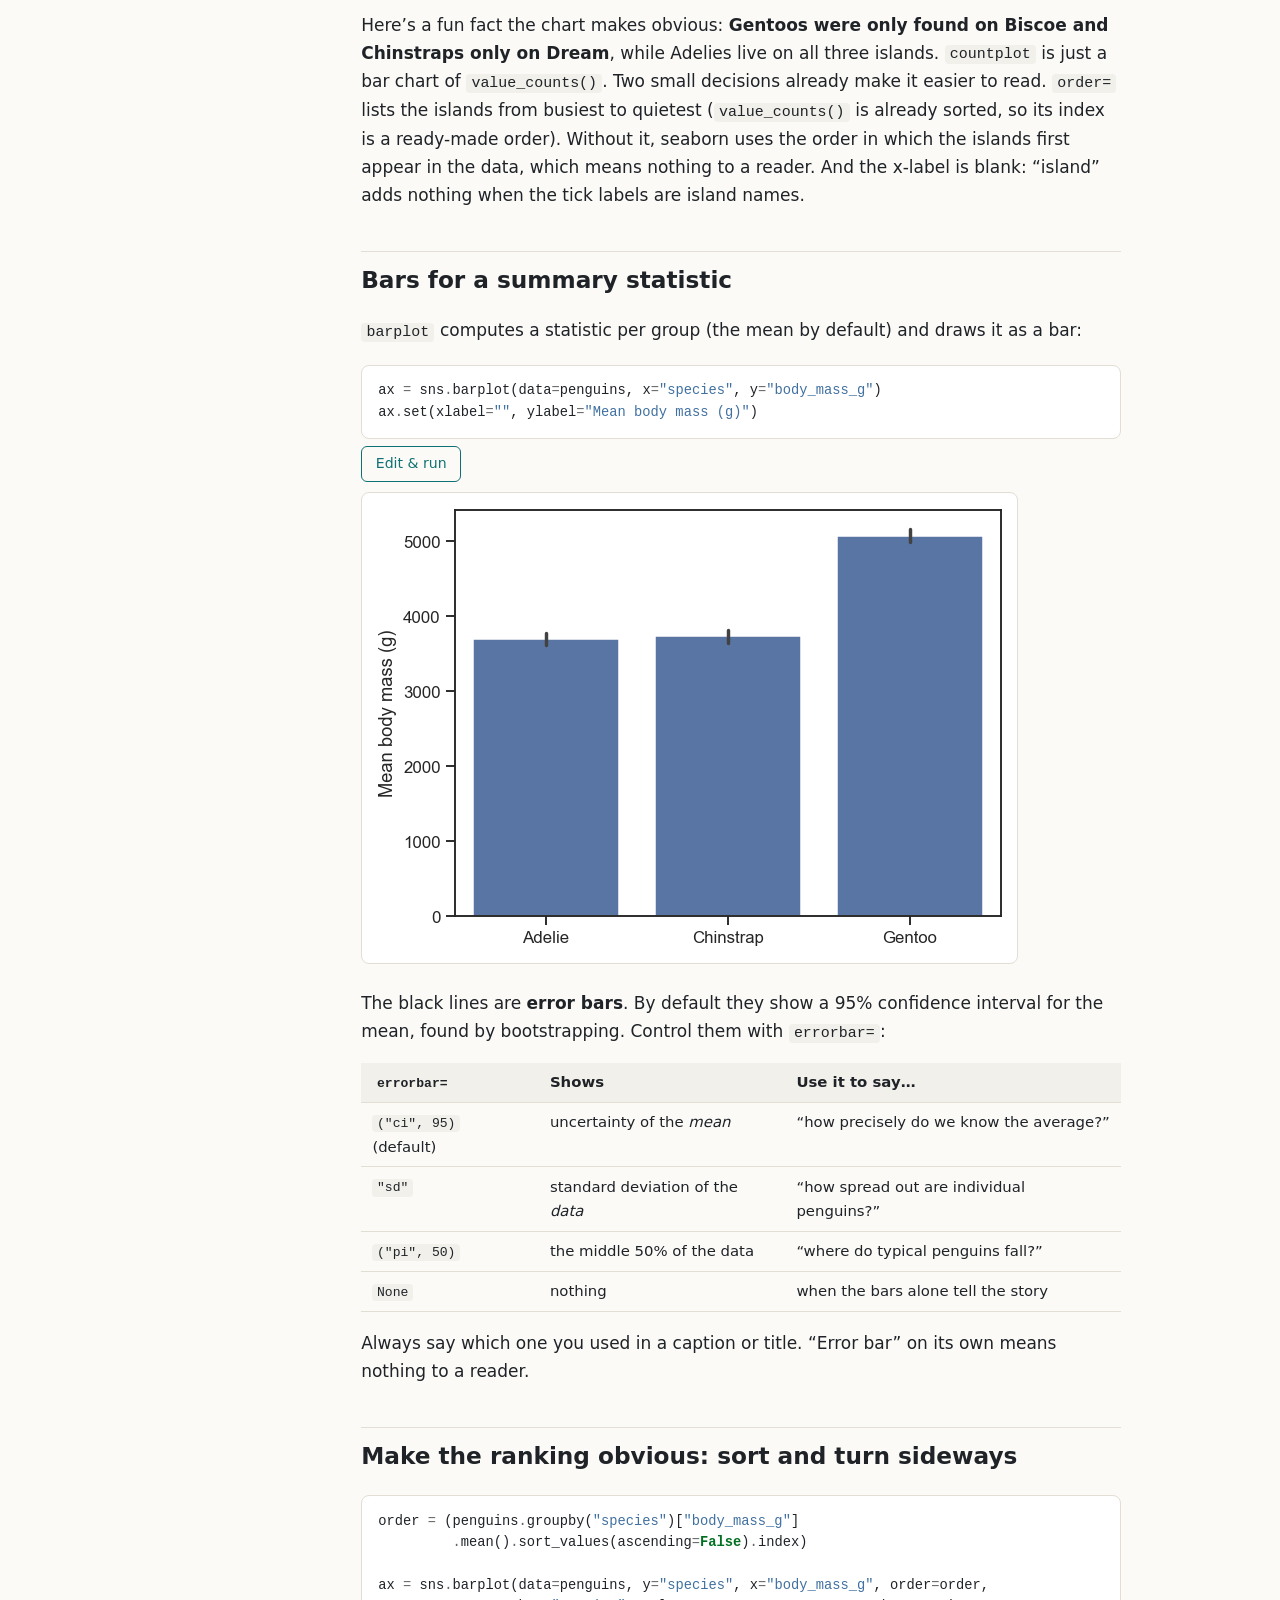
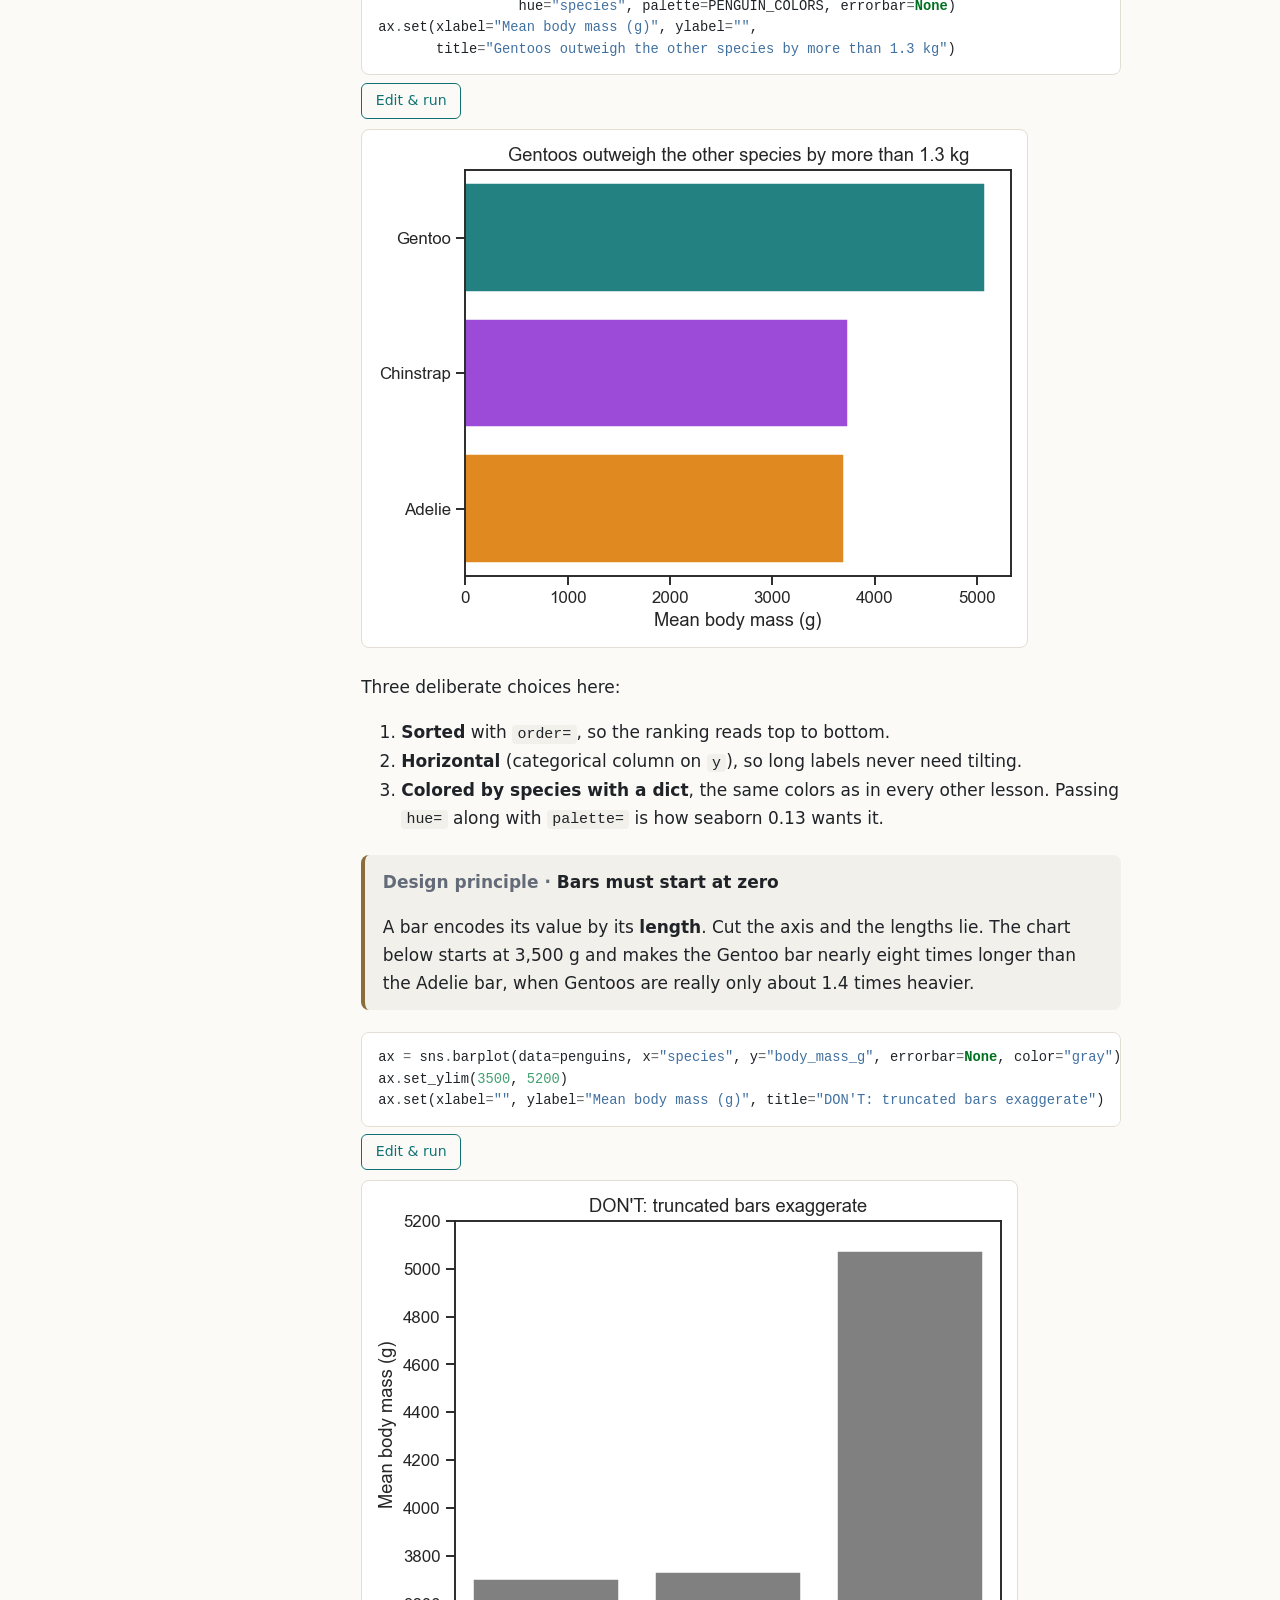
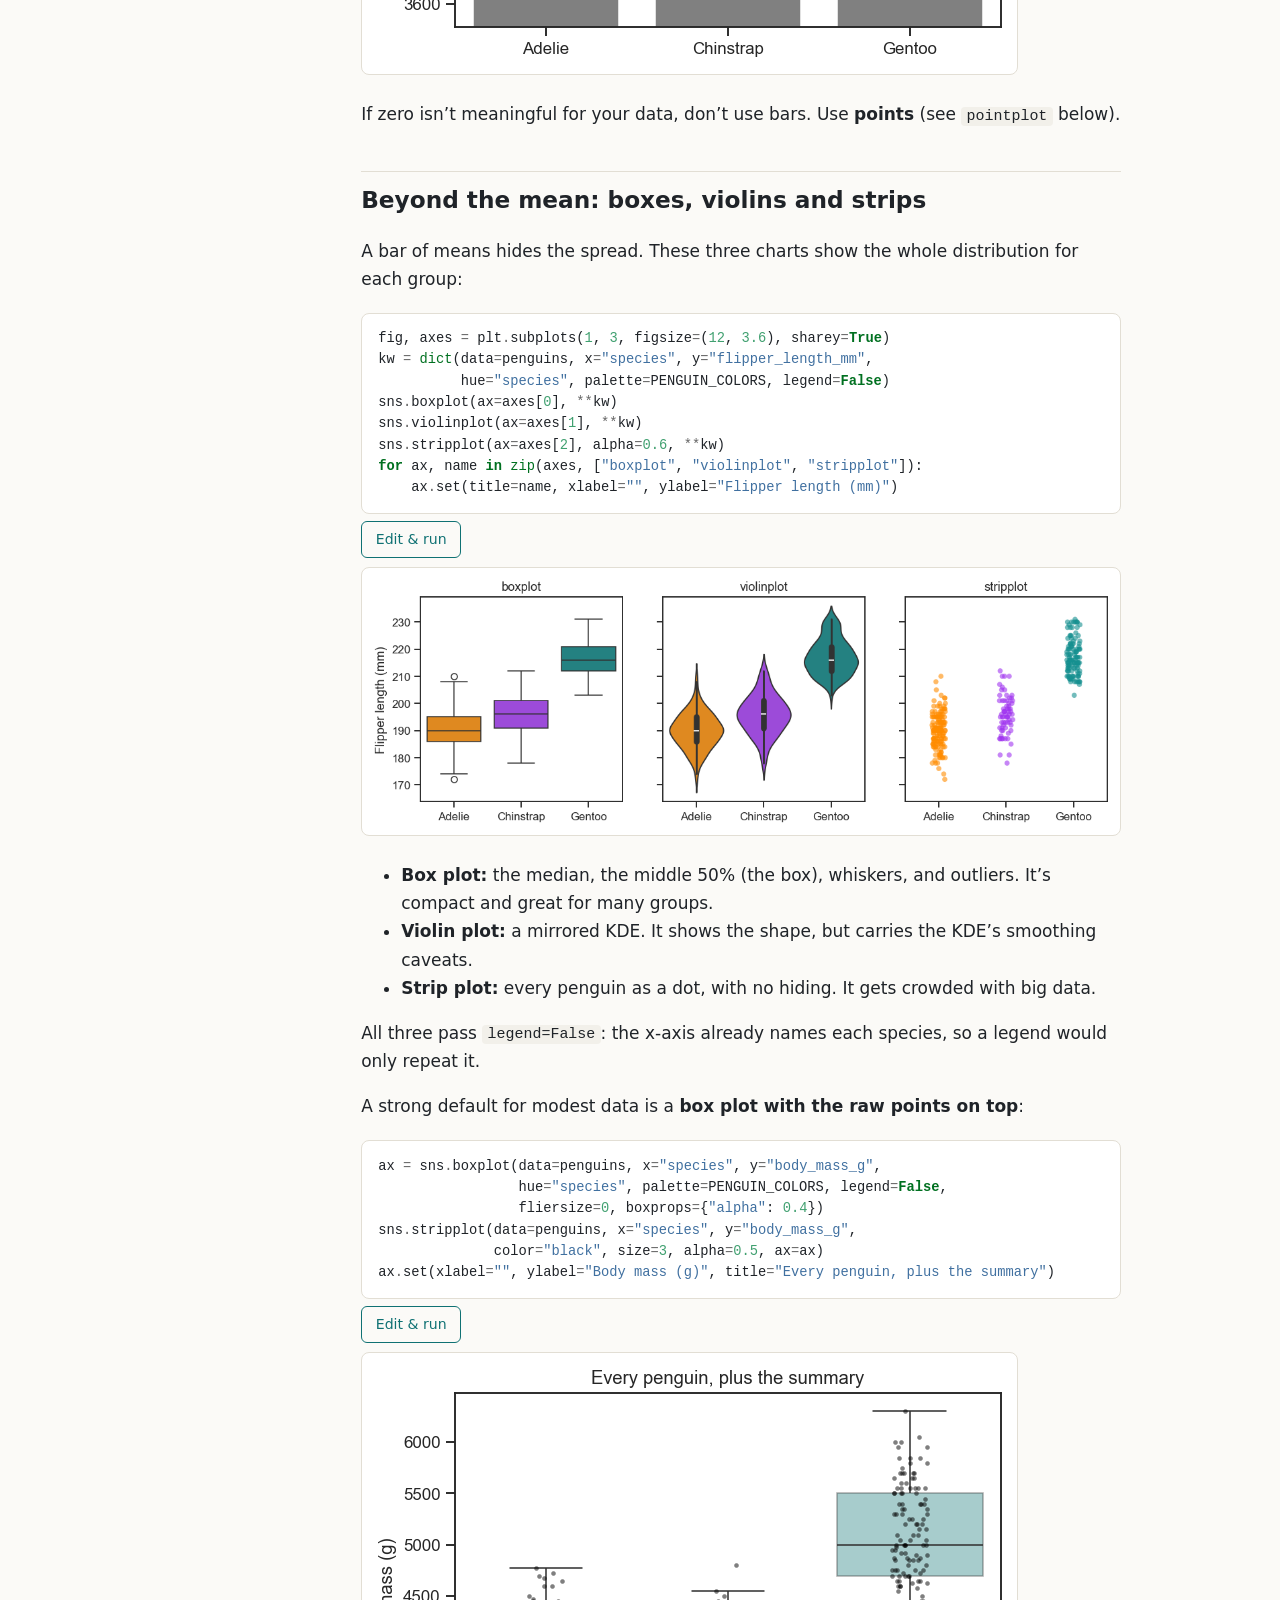
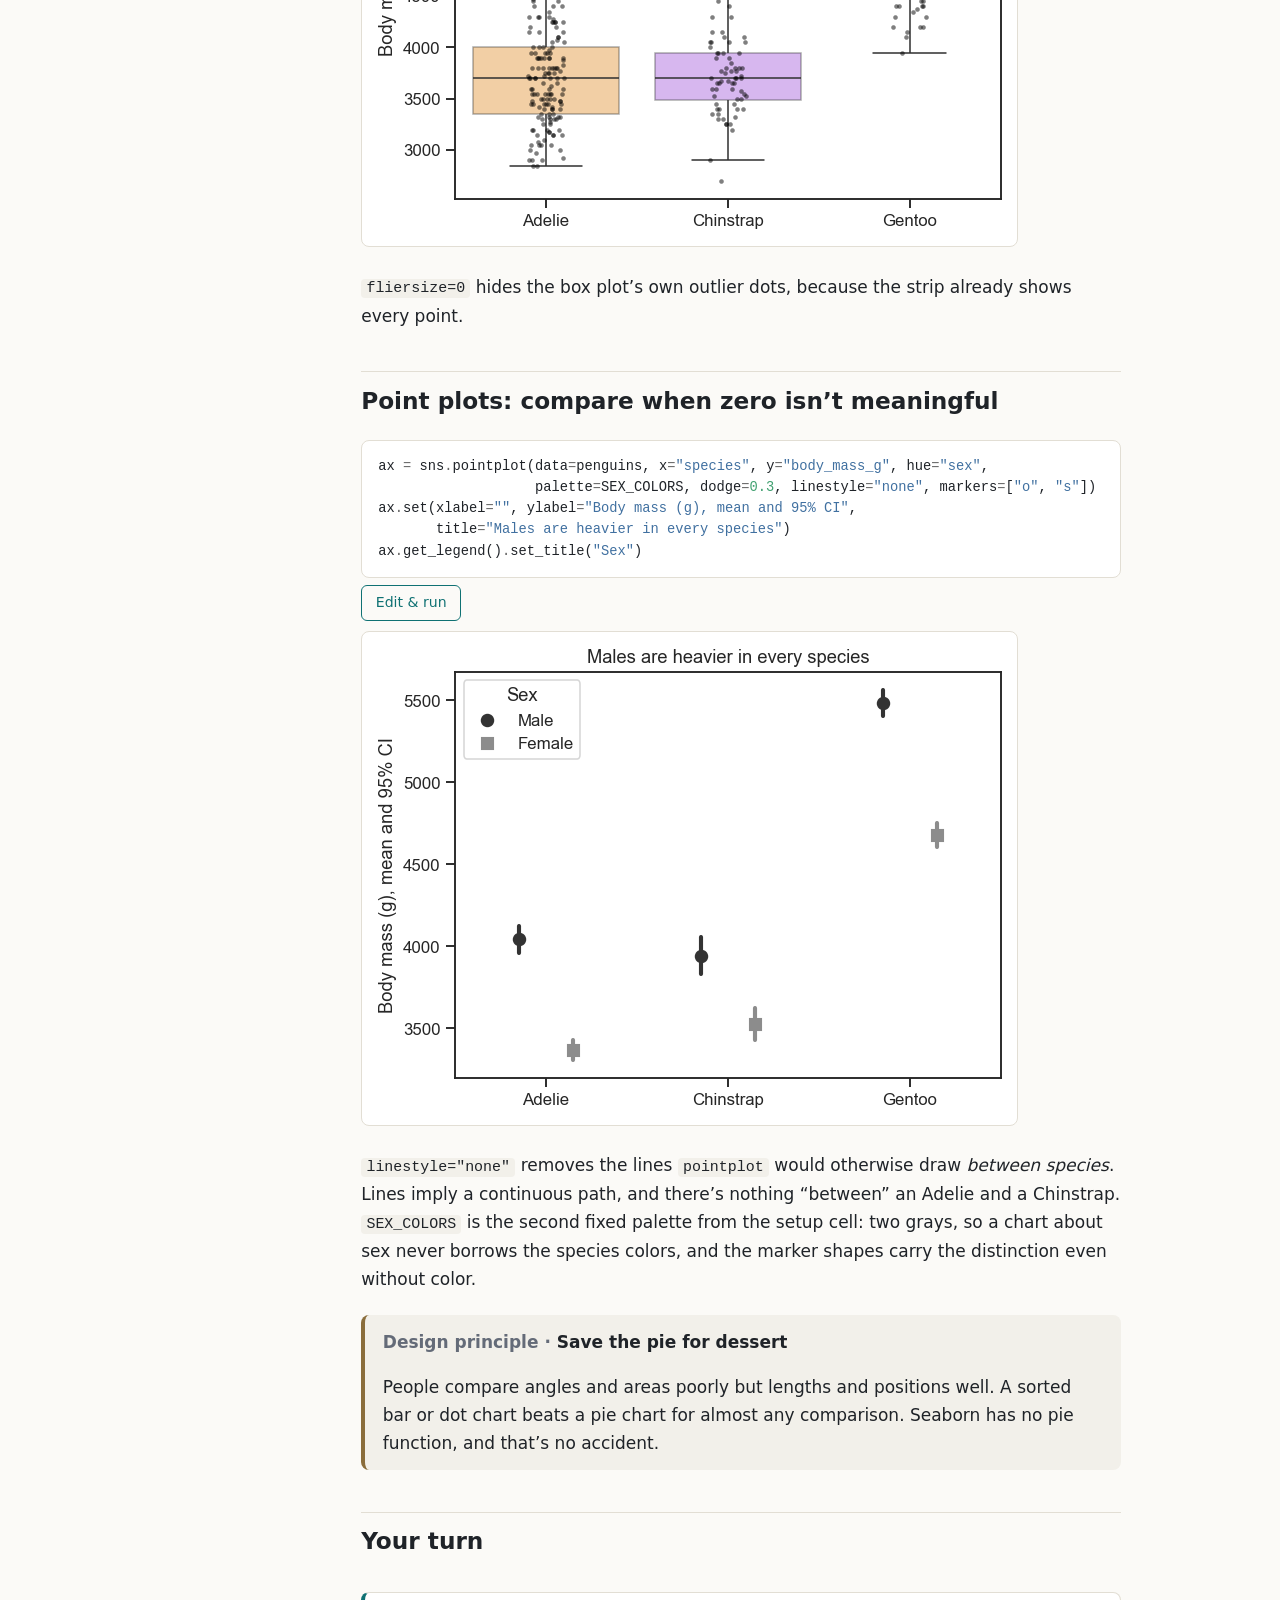
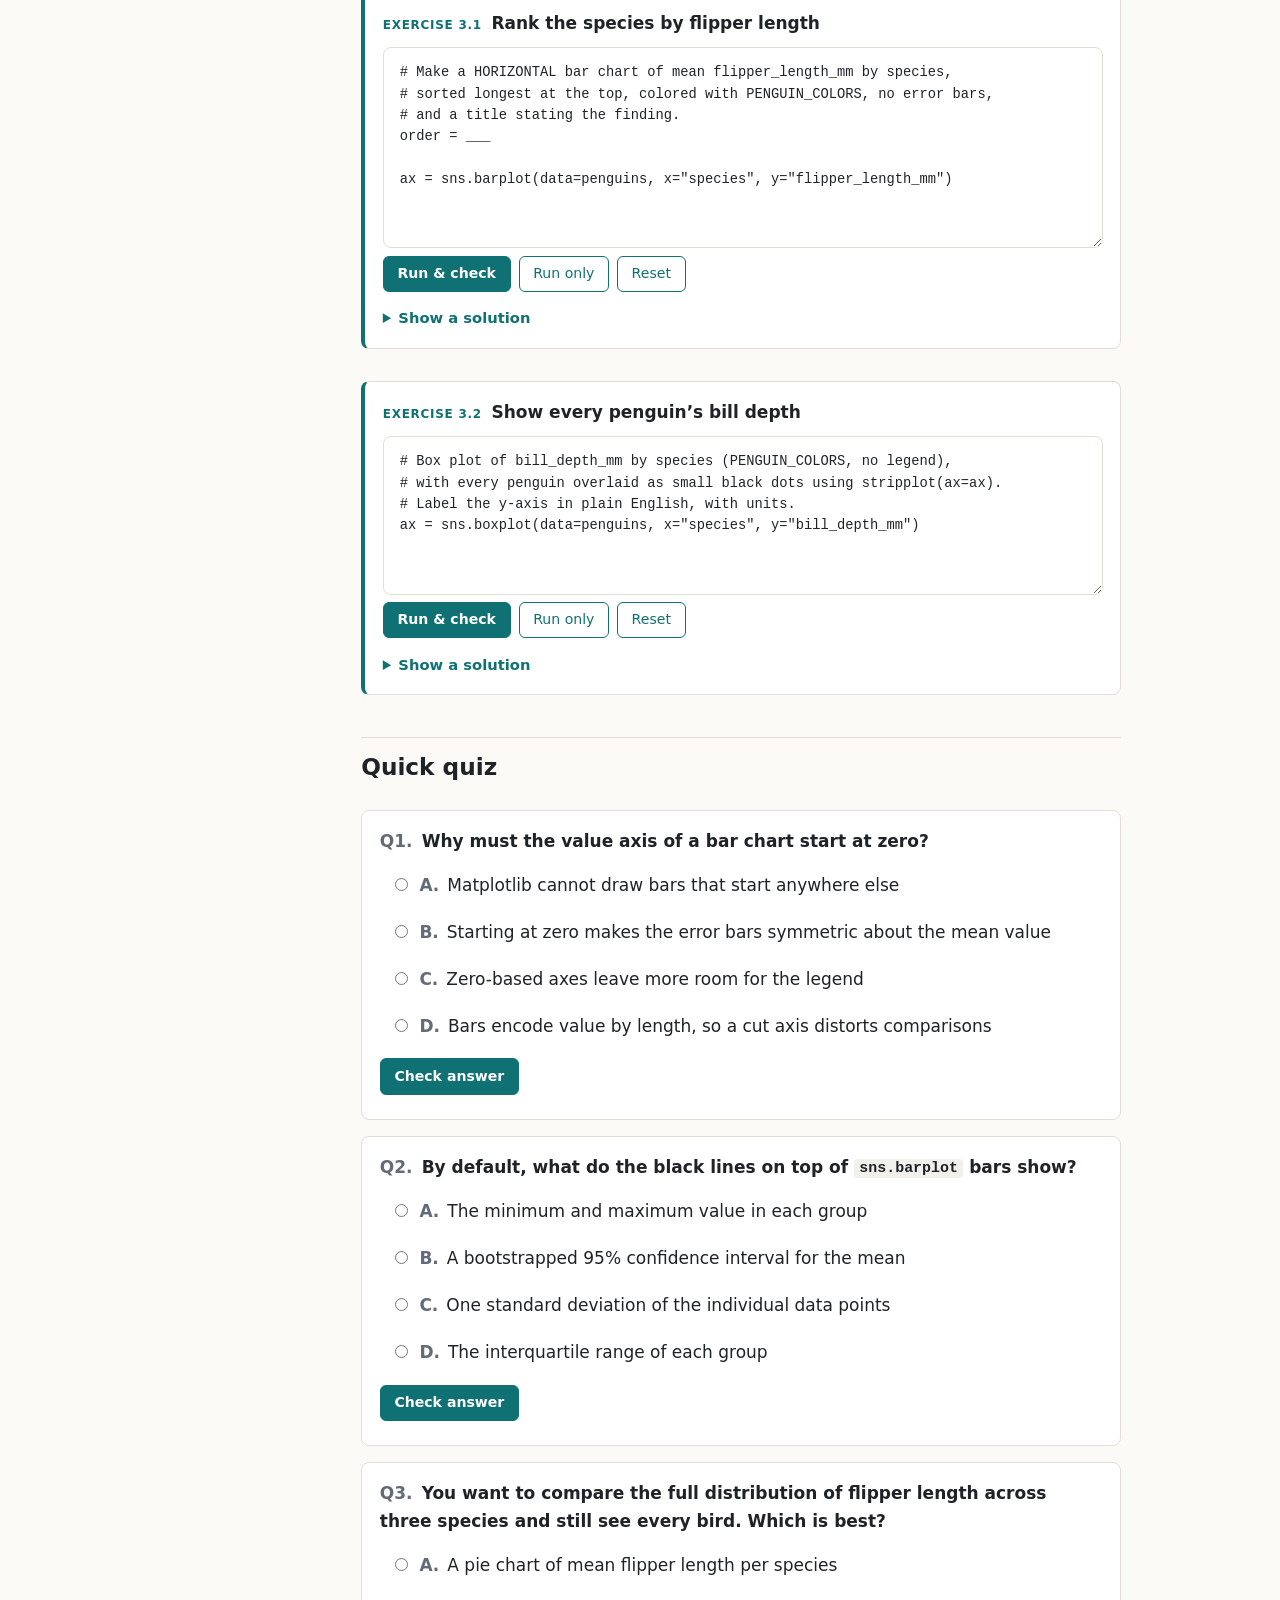
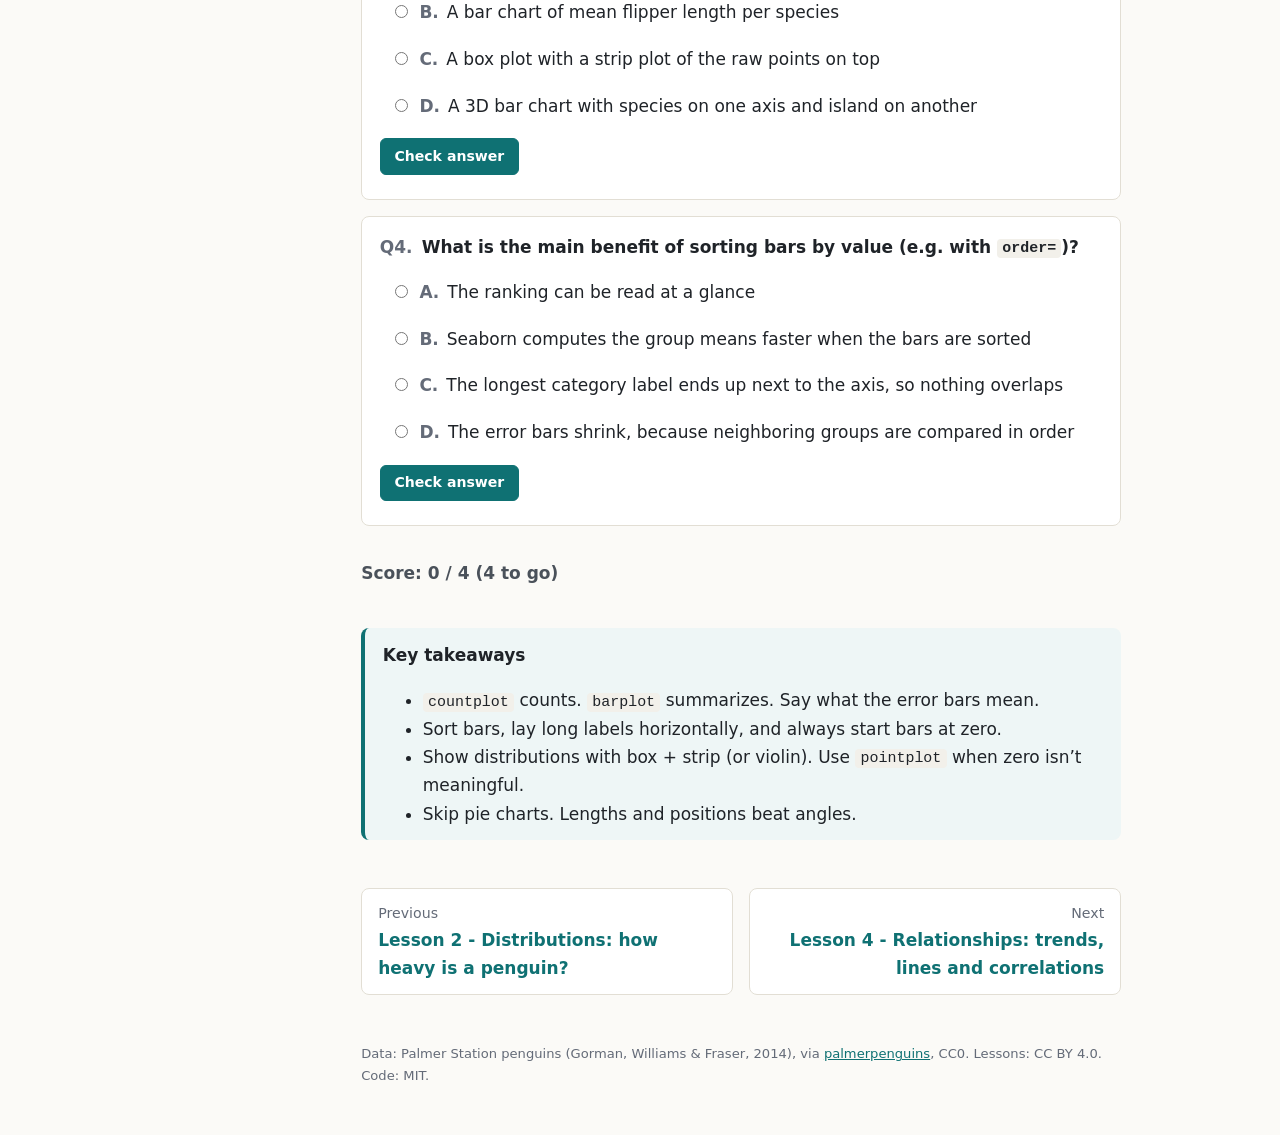
<file: docs/03-categories.html>
<!doctype html>
<html lang="en">
<head>
<meta charset="utf-8">
<meta name="viewport" content="width=device-width, initial-scale=1">
<title>Lesson 3 - Comparing categories: bars, boxes and dots · Seaborn with Penguins</title>
<meta name="description" content="A hands-on, browser-runnable course in seaborn and matplotlib for people who already know Python and pandas.">
<link rel="icon" href="data:image/svg+xml,<svg xmlns='http://www.w3.org/2000/svg' viewBox='0 0 100 100'><text y='.9em' font-size='90'>🐧</text></svg>">
<link rel="stylesheet" href="assets/style.css">
<link rel="stylesheet" href="assets/pygments.css">
</head>
<body data-page="03-categories">
<a class="skip-link" href="#main">Skip to content</a>
<header class="topbar">
  <button class="nav-toggle" type="button" aria-controls="sidebar" aria-expanded="false">Menu</button>
  <a class="brand" href="index.html"><span aria-hidden="true">🐧</span> Seaborn with Penguins</a>
  <span class="py-status" data-py-status title="In-browser Python status">Python: not loaded</span>
</header>
<div class="layout">
  <nav class="sidebar" id="sidebar" aria-label="Lessons">
    <ol class="nav-list"><li><a href="index.html" data-page="index"><span class="nav-num">0</span><span class="nav-title">Start here</span></a></li><li><a href="01-first-plot.html" data-page="01-first-plot"><span class="nav-num">1</span><span class="nav-title">Your first plot</span></a></li><li><a href="02-distributions.html" data-page="02-distributions"><span class="nav-num">2</span><span class="nav-title">Distributions</span></a></li><li><a href="03-categories.html" data-page="03-categories" aria-current=page><span class="nav-num">3</span><span class="nav-title">Comparing categories</span></a></li><li><a href="04-relationships.html" data-page="04-relationships"><span class="nav-num">4</span><span class="nav-title">Relationships</span></a></li><li><a href="05-small-multiples.html" data-page="05-small-multiples"><span class="nav-num">5</span><span class="nav-title">Small multiples</span></a></li><li><a href="06-polish.html" data-page="06-polish"><span class="nav-num">6</span><span class="nav-title">Polish with matplotlib</span></a></li><li><a href="07-capstone.html" data-page="07-capstone"><span class="nav-num">7</span><span class="nav-title">Capstone: field report</span></a></li><li><a href="instructor-guide.html" data-page="instructor-guide"><span class="nav-num">★</span><span class="nav-title">Instructor guide</span></a></li></ol>
    <div class="sidebar-foot">
      <a href="https://github.com/acatlin/seaborn-penguins">Source on GitHub</a>
    </div>
  </nav>
  <main id="main" class="content">
    <div class="lesson-tools"><a href="https://colab.research.google.com/github/acatlin/seaborn-penguins/blob/main/docs/notebooks/03-categories.ipynb" target="_blank" rel="noopener" title="Opens in a new tab">Open in Colab</a><a href="notebooks/03-categories.ipynb" download>Download notebook</a><a href="notebooks/03-categories-solutions.ipynb" download>Solutions notebook</a></div>
    <article>
<h1 id="lesson-3-comparing-categories-bars-boxes-and-dots">Lesson 3 - Comparing categories: bars, boxes and dots</h1>
<p class="lede">Which island has the most penguins? Which species is heaviest? Questions about groups are the bread and butter of everyday charts, and also where most chart crimes happen.</p>

<p><strong>By the end of this lesson you can:</strong></p>
<ul>
<li>count categories with <code>countplot</code></li>
<li>summarize a number per group with <code>barplot</code>, and read its error bars</li>
<li>sort and orient bars so the ranking reads at a glance</li>
<li>show whole distributions per group with box, violin and strip plots</li>
<li>use <code>pointplot</code> when a zero baseline isn&rsquo;t meaningful</li>
</ul>
<div class="cell cell-setup"><div class="code-label">Setup - run this first</div><div class="highlight"><pre><span></span><span class="kn">import</span><span class="w"> </span><span class="nn">pandas</span><span class="w"> </span><span class="k">as</span><span class="w"> </span><span class="nn">pd</span>
<span class="kn">import</span><span class="w"> </span><span class="nn">matplotlib.pyplot</span><span class="w"> </span><span class="k">as</span><span class="w"> </span><span class="nn">plt</span>
<span class="kn">import</span><span class="w"> </span><span class="nn">seaborn</span><span class="w"> </span><span class="k">as</span><span class="w"> </span><span class="nn">sns</span>

<span class="n">sns</span><span class="o">.</span><span class="n">set_theme</span><span class="p">(</span><span class="n">style</span><span class="o">=</span><span class="s2">&quot;ticks&quot;</span><span class="p">)</span>
<span class="n">penguins</span> <span class="o">=</span> <span class="n">sns</span><span class="o">.</span><span class="n">load_dataset</span><span class="p">(</span><span class="s2">&quot;penguins&quot;</span><span class="p">)</span>
<span class="n">PENGUIN_COLORS</span> <span class="o">=</span> <span class="p">{</span><span class="s2">&quot;Adelie&quot;</span><span class="p">:</span> <span class="s2">&quot;#FF8C00&quot;</span><span class="p">,</span> <span class="s2">&quot;Chinstrap&quot;</span><span class="p">:</span> <span class="s2">&quot;#A034F0&quot;</span><span class="p">,</span> <span class="s2">&quot;Gentoo&quot;</span><span class="p">:</span> <span class="s2">&quot;#159090&quot;</span><span class="p">}</span>
<span class="n">SEX_COLORS</span> <span class="o">=</span> <span class="p">{</span><span class="s2">&quot;Female&quot;</span><span class="p">:</span> <span class="s2">&quot;#8c8c8c&quot;</span><span class="p">,</span> <span class="s2">&quot;Male&quot;</span><span class="p">:</span> <span class="s2">&quot;#333333&quot;</span><span class="p">}</span>
</pre></div>
</div>
<h2 id="counting-who-lives-where">Counting: who lives where?</h2>
<div class="cell" data-cell><div class="highlight"><pre><span></span><span class="n">island_order</span> <span class="o">=</span> <span class="n">penguins</span><span class="p">[</span><span class="s2">&quot;island&quot;</span><span class="p">]</span><span class="o">.</span><span class="n">value_counts</span><span class="p">()</span><span class="o">.</span><span class="n">index</span>   <span class="c1"># most to fewest penguins</span>
<span class="n">ax</span> <span class="o">=</span> <span class="n">sns</span><span class="o">.</span><span class="n">countplot</span><span class="p">(</span><span class="n">data</span><span class="o">=</span><span class="n">penguins</span><span class="p">,</span> <span class="n">x</span><span class="o">=</span><span class="s2">&quot;island&quot;</span><span class="p">,</span> <span class="n">hue</span><span class="o">=</span><span class="s2">&quot;species&quot;</span><span class="p">,</span> <span class="n">palette</span><span class="o">=</span><span class="n">PENGUIN_COLORS</span><span class="p">,</span>
                   <span class="n">order</span><span class="o">=</span><span class="n">island_order</span><span class="p">)</span>
<span class="n">ax</span><span class="o">.</span><span class="n">set</span><span class="p">(</span><span class="n">xlabel</span><span class="o">=</span><span class="s2">&quot;&quot;</span><span class="p">,</span> <span class="n">ylabel</span><span class="o">=</span><span class="s2">&quot;Number of penguins&quot;</span><span class="p">,</span>
       <span class="n">title</span><span class="o">=</span><span class="s2">&quot;Adelies live everywhere; Gentoos and Chinstraps each keep to one island&quot;</span><span class="p">)</span>
<span class="n">ax</span><span class="o">.</span><span class="n">get_legend</span><span class="p">()</span><span class="o">.</span><span class="n">set_title</span><span class="p">(</span><span class="s2">&quot;Species&quot;</span><span class="p">)</span>
</pre></div>
<script type="application/json" class="cell-data">{"code": "island_order = penguins[\"island\"].value_counts().index   # most to fewest penguins\nax = sns.countplot(data=penguins, x=\"island\", hue=\"species\", palette=PENGUIN_COLORS,\n                   order=island_order)\nax.set(xlabel=\"\", ylabel=\"Number of penguins\",\n       title=\"Adelies live everywhere; Gentoos and Chinstraps each keep to one island\")\nax.get_legend().set_title(\"Species\")"}</script><div class="cell-toolbar"><button type="button" class="btn-ghost" data-action="edit" title="Open this example in a live Python editor">Edit &amp; run</button></div><figure class="cell-figure"><img src="img/03-count.png" alt="Count of penguins on each island by species, islands sorted from most to fewest penguins: Biscoe has Adelie and Gentoo, Dream has Adelie and Chinstrap, Torgersen has only Adelie." loading="lazy"></figure><div class="cell-live"></div></div>
<p>Here&rsquo;s a fun fact the chart makes obvious: <strong>Gentoos were only found on Biscoe and Chinstraps only on Dream</strong>, while Adelies live on all three islands. <code>countplot</code> is just a bar chart of <code>value_counts()</code>. Two small decisions already make it easier to read. <code>order=</code> lists the islands from busiest to quietest (<code>value_counts()</code> is already sorted, so its index is a ready-made order). Without it, seaborn uses the order in which the islands first appear in the data, which means nothing to a reader. And the x-label is blank: &ldquo;island&rdquo; adds nothing when the tick labels are island names.</p>
<h2 id="bars-for-a-summary-statistic">Bars for a summary statistic</h2>
<p><code>barplot</code> computes a statistic per group (the mean by default) and draws it as a bar:</p>
<div class="cell" data-cell><div class="highlight"><pre><span></span><span class="n">ax</span> <span class="o">=</span> <span class="n">sns</span><span class="o">.</span><span class="n">barplot</span><span class="p">(</span><span class="n">data</span><span class="o">=</span><span class="n">penguins</span><span class="p">,</span> <span class="n">x</span><span class="o">=</span><span class="s2">&quot;species&quot;</span><span class="p">,</span> <span class="n">y</span><span class="o">=</span><span class="s2">&quot;body_mass_g&quot;</span><span class="p">)</span>
<span class="n">ax</span><span class="o">.</span><span class="n">set</span><span class="p">(</span><span class="n">xlabel</span><span class="o">=</span><span class="s2">&quot;&quot;</span><span class="p">,</span> <span class="n">ylabel</span><span class="o">=</span><span class="s2">&quot;Mean body mass (g)&quot;</span><span class="p">)</span>
</pre></div>
<script type="application/json" class="cell-data">{"code": "ax = sns.barplot(data=penguins, x=\"species\", y=\"body_mass_g\")\nax.set(xlabel=\"\", ylabel=\"Mean body mass (g)\")"}</script><div class="cell-toolbar"><button type="button" class="btn-ghost" data-action="edit" title="Open this example in a live Python editor">Edit &amp; run</button></div><figure class="cell-figure"><img src="img/03-bar-default.png" alt="Bar chart of mean body mass by species with black error bars; Gentoo is tallest at about 5,000 g." loading="lazy"></figure><div class="cell-live"></div></div>
<p>The black lines are <strong>error bars</strong>. By default they show a 95% confidence interval for the mean, found by bootstrapping. Control them with <code>errorbar=</code>:</p>
<table>
<thead>
<tr>
<th><code>errorbar=</code></th>
<th>Shows</th>
<th>Use it to say&hellip;</th>
</tr>
</thead>
<tbody>
<tr>
<td><code>("ci", 95)</code> (default)</td>
<td>uncertainty of the <em>mean</em></td>
<td>&ldquo;how precisely do we know the average?&rdquo;</td>
</tr>
<tr>
<td><code>"sd"</code></td>
<td>standard deviation of the <em>data</em></td>
<td>&ldquo;how spread out are individual penguins?&rdquo;</td>
</tr>
<tr>
<td><code>("pi", 50)</code></td>
<td>the middle 50% of the data</td>
<td>&ldquo;where do typical penguins fall?&rdquo;</td>
</tr>
<tr>
<td><code>None</code></td>
<td>nothing</td>
<td>when the bars alone tell the story</td>
</tr>
</tbody>
</table>
<p>Always say which one you used in a caption or title. &ldquo;Error bar&rdquo; on its own means nothing to a reader.</p>
<h2 id="make-the-ranking-obvious-sort-and-turn-sideways">Make the ranking obvious: sort and turn sideways</h2>
<div class="cell" data-cell><div class="highlight"><pre><span></span><span class="n">order</span> <span class="o">=</span> <span class="p">(</span><span class="n">penguins</span><span class="o">.</span><span class="n">groupby</span><span class="p">(</span><span class="s2">&quot;species&quot;</span><span class="p">)[</span><span class="s2">&quot;body_mass_g&quot;</span><span class="p">]</span>
         <span class="o">.</span><span class="n">mean</span><span class="p">()</span><span class="o">.</span><span class="n">sort_values</span><span class="p">(</span><span class="n">ascending</span><span class="o">=</span><span class="kc">False</span><span class="p">)</span><span class="o">.</span><span class="n">index</span><span class="p">)</span>

<span class="n">ax</span> <span class="o">=</span> <span class="n">sns</span><span class="o">.</span><span class="n">barplot</span><span class="p">(</span><span class="n">data</span><span class="o">=</span><span class="n">penguins</span><span class="p">,</span> <span class="n">y</span><span class="o">=</span><span class="s2">&quot;species&quot;</span><span class="p">,</span> <span class="n">x</span><span class="o">=</span><span class="s2">&quot;body_mass_g&quot;</span><span class="p">,</span> <span class="n">order</span><span class="o">=</span><span class="n">order</span><span class="p">,</span>
                 <span class="n">hue</span><span class="o">=</span><span class="s2">&quot;species&quot;</span><span class="p">,</span> <span class="n">palette</span><span class="o">=</span><span class="n">PENGUIN_COLORS</span><span class="p">,</span> <span class="n">errorbar</span><span class="o">=</span><span class="kc">None</span><span class="p">)</span>
<span class="n">ax</span><span class="o">.</span><span class="n">set</span><span class="p">(</span><span class="n">xlabel</span><span class="o">=</span><span class="s2">&quot;Mean body mass (g)&quot;</span><span class="p">,</span> <span class="n">ylabel</span><span class="o">=</span><span class="s2">&quot;&quot;</span><span class="p">,</span>
       <span class="n">title</span><span class="o">=</span><span class="s2">&quot;Gentoos outweigh the other species by more than 1.3 kg&quot;</span><span class="p">)</span>
</pre></div>
<script type="application/json" class="cell-data">{"code": "order = (penguins.groupby(\"species\")[\"body_mass_g\"]\n         .mean().sort_values(ascending=False).index)\n\nax = sns.barplot(data=penguins, y=\"species\", x=\"body_mass_g\", order=order,\n                 hue=\"species\", palette=PENGUIN_COLORS, errorbar=None)\nax.set(xlabel=\"Mean body mass (g)\", ylabel=\"\",\n       title=\"Gentoos outweigh the other species by more than 1.3 kg\")"}</script><div class="cell-toolbar"><button type="button" class="btn-ghost" data-action="edit" title="Open this example in a live Python editor">Edit &amp; run</button></div><figure class="cell-figure"><img src="img/03-bar-sorted.png" alt="Horizontal bar chart of mean body mass sorted from Gentoo (heaviest, about 5,076 g) to Chinstrap and Adelie (about 3,700 g)." loading="lazy"></figure><div class="cell-live"></div></div>
<p>Three deliberate choices here:</p>
<ol>
<li><strong>Sorted</strong> with <code>order=</code>, so the ranking reads top to bottom.</li>
<li><strong>Horizontal</strong> (categorical column on <code>y</code>), so long labels never need tilting.</li>
<li><strong>Colored by species with a dict</strong>, the same colors as in every other lesson. Passing <code>hue=</code> along with <code>palette=</code> is how seaborn 0.13 wants it.</li>
</ol>
<div class="admonition few">
<p class="admonition-title">Bars must start at zero</p>
<p>A bar encodes its value by its <strong>length</strong>. Cut the axis and the lengths lie. The chart below starts at 3,500 g and makes the Gentoo bar nearly eight times longer than the Adelie bar, when Gentoos are really only about 1.4 times heavier.</p>
</div>
<div class="cell" data-cell><div class="highlight"><pre><span></span><span class="n">ax</span> <span class="o">=</span> <span class="n">sns</span><span class="o">.</span><span class="n">barplot</span><span class="p">(</span><span class="n">data</span><span class="o">=</span><span class="n">penguins</span><span class="p">,</span> <span class="n">x</span><span class="o">=</span><span class="s2">&quot;species&quot;</span><span class="p">,</span> <span class="n">y</span><span class="o">=</span><span class="s2">&quot;body_mass_g&quot;</span><span class="p">,</span> <span class="n">errorbar</span><span class="o">=</span><span class="kc">None</span><span class="p">,</span> <span class="n">color</span><span class="o">=</span><span class="s2">&quot;gray&quot;</span><span class="p">)</span>
<span class="n">ax</span><span class="o">.</span><span class="n">set_ylim</span><span class="p">(</span><span class="mi">3500</span><span class="p">,</span> <span class="mi">5200</span><span class="p">)</span>
<span class="n">ax</span><span class="o">.</span><span class="n">set</span><span class="p">(</span><span class="n">xlabel</span><span class="o">=</span><span class="s2">&quot;&quot;</span><span class="p">,</span> <span class="n">ylabel</span><span class="o">=</span><span class="s2">&quot;Mean body mass (g)&quot;</span><span class="p">,</span> <span class="n">title</span><span class="o">=</span><span class="s2">&quot;DON&#39;T: truncated bars exaggerate&quot;</span><span class="p">)</span>
</pre></div>
<script type="application/json" class="cell-data">{"code": "ax = sns.barplot(data=penguins, x=\"species\", y=\"body_mass_g\", errorbar=None, color=\"gray\")\nax.set_ylim(3500, 5200)\nax.set(xlabel=\"\", ylabel=\"Mean body mass (g)\", title=\"DON'T: truncated bars exaggerate\")"}</script><div class="cell-toolbar"><button type="button" class="btn-ghost" data-action="edit" title="Open this example in a live Python editor">Edit &amp; run</button></div><figure class="cell-figure"><img src="img/03-bar-truncated.png" alt="Deliberately bad bar chart with the axis starting at 3,500 g, exaggerating the difference between species." loading="lazy"></figure><div class="cell-live"></div></div>
<p>If zero isn&rsquo;t meaningful for your data, don&rsquo;t use bars. Use <strong>points</strong> (see <code>pointplot</code> below).</p>
<h2 id="beyond-the-mean-boxes-violins-and-strips">Beyond the mean: boxes, violins and strips</h2>
<p>A bar of means hides the spread. These three charts show the whole distribution for each group:</p>
<div class="cell" data-cell><div class="highlight"><pre><span></span><span class="n">fig</span><span class="p">,</span> <span class="n">axes</span> <span class="o">=</span> <span class="n">plt</span><span class="o">.</span><span class="n">subplots</span><span class="p">(</span><span class="mi">1</span><span class="p">,</span> <span class="mi">3</span><span class="p">,</span> <span class="n">figsize</span><span class="o">=</span><span class="p">(</span><span class="mi">12</span><span class="p">,</span> <span class="mf">3.6</span><span class="p">),</span> <span class="n">sharey</span><span class="o">=</span><span class="kc">True</span><span class="p">)</span>
<span class="n">kw</span> <span class="o">=</span> <span class="nb">dict</span><span class="p">(</span><span class="n">data</span><span class="o">=</span><span class="n">penguins</span><span class="p">,</span> <span class="n">x</span><span class="o">=</span><span class="s2">&quot;species&quot;</span><span class="p">,</span> <span class="n">y</span><span class="o">=</span><span class="s2">&quot;flipper_length_mm&quot;</span><span class="p">,</span>
          <span class="n">hue</span><span class="o">=</span><span class="s2">&quot;species&quot;</span><span class="p">,</span> <span class="n">palette</span><span class="o">=</span><span class="n">PENGUIN_COLORS</span><span class="p">,</span> <span class="n">legend</span><span class="o">=</span><span class="kc">False</span><span class="p">)</span>
<span class="n">sns</span><span class="o">.</span><span class="n">boxplot</span><span class="p">(</span><span class="n">ax</span><span class="o">=</span><span class="n">axes</span><span class="p">[</span><span class="mi">0</span><span class="p">],</span> <span class="o">**</span><span class="n">kw</span><span class="p">)</span>
<span class="n">sns</span><span class="o">.</span><span class="n">violinplot</span><span class="p">(</span><span class="n">ax</span><span class="o">=</span><span class="n">axes</span><span class="p">[</span><span class="mi">1</span><span class="p">],</span> <span class="o">**</span><span class="n">kw</span><span class="p">)</span>
<span class="n">sns</span><span class="o">.</span><span class="n">stripplot</span><span class="p">(</span><span class="n">ax</span><span class="o">=</span><span class="n">axes</span><span class="p">[</span><span class="mi">2</span><span class="p">],</span> <span class="n">alpha</span><span class="o">=</span><span class="mf">0.6</span><span class="p">,</span> <span class="o">**</span><span class="n">kw</span><span class="p">)</span>
<span class="k">for</span> <span class="n">ax</span><span class="p">,</span> <span class="n">name</span> <span class="ow">in</span> <span class="nb">zip</span><span class="p">(</span><span class="n">axes</span><span class="p">,</span> <span class="p">[</span><span class="s2">&quot;boxplot&quot;</span><span class="p">,</span> <span class="s2">&quot;violinplot&quot;</span><span class="p">,</span> <span class="s2">&quot;stripplot&quot;</span><span class="p">]):</span>
    <span class="n">ax</span><span class="o">.</span><span class="n">set</span><span class="p">(</span><span class="n">title</span><span class="o">=</span><span class="n">name</span><span class="p">,</span> <span class="n">xlabel</span><span class="o">=</span><span class="s2">&quot;&quot;</span><span class="p">,</span> <span class="n">ylabel</span><span class="o">=</span><span class="s2">&quot;Flipper length (mm)&quot;</span><span class="p">)</span>
</pre></div>
<script type="application/json" class="cell-data">{"code": "fig, axes = plt.subplots(1, 3, figsize=(12, 3.6), sharey=True)\nkw = dict(data=penguins, x=\"species\", y=\"flipper_length_mm\",\n          hue=\"species\", palette=PENGUIN_COLORS, legend=False)\nsns.boxplot(ax=axes[0], **kw)\nsns.violinplot(ax=axes[1], **kw)\nsns.stripplot(ax=axes[2], alpha=0.6, **kw)\nfor ax, name in zip(axes, [\"boxplot\", \"violinplot\", \"stripplot\"]):\n    ax.set(title=name, xlabel=\"\", ylabel=\"Flipper length (mm)\")"}</script><div class="cell-toolbar"><button type="button" class="btn-ghost" data-action="edit" title="Open this example in a live Python editor">Edit &amp; run</button></div><figure class="cell-figure"><img src="img/03-three-ways.png" alt="Box plot, violin plot and strip plot of flipper length by species, side by side." loading="lazy"></figure><div class="cell-live"></div></div>
<ul>
<li><strong>Box plot:</strong> the median, the middle 50% (the box), whiskers, and outliers. It&rsquo;s compact and great for many groups.</li>
<li><strong>Violin plot:</strong> a mirrored KDE. It shows the shape, but carries the KDE&rsquo;s smoothing caveats.</li>
<li><strong>Strip plot:</strong> every penguin as a dot, with no hiding. It gets crowded with big data.</li>
</ul>
<p>All three pass <code>legend=False</code>: the x-axis already names each species, so a legend would only repeat it.</p>
<p>A strong default for modest data is a <strong>box plot with the raw points on top</strong>:</p>
<div class="cell" data-cell><div class="highlight"><pre><span></span><span class="n">ax</span> <span class="o">=</span> <span class="n">sns</span><span class="o">.</span><span class="n">boxplot</span><span class="p">(</span><span class="n">data</span><span class="o">=</span><span class="n">penguins</span><span class="p">,</span> <span class="n">x</span><span class="o">=</span><span class="s2">&quot;species&quot;</span><span class="p">,</span> <span class="n">y</span><span class="o">=</span><span class="s2">&quot;body_mass_g&quot;</span><span class="p">,</span>
                 <span class="n">hue</span><span class="o">=</span><span class="s2">&quot;species&quot;</span><span class="p">,</span> <span class="n">palette</span><span class="o">=</span><span class="n">PENGUIN_COLORS</span><span class="p">,</span> <span class="n">legend</span><span class="o">=</span><span class="kc">False</span><span class="p">,</span>
                 <span class="n">fliersize</span><span class="o">=</span><span class="mi">0</span><span class="p">,</span> <span class="n">boxprops</span><span class="o">=</span><span class="p">{</span><span class="s2">&quot;alpha&quot;</span><span class="p">:</span> <span class="mf">0.4</span><span class="p">})</span>
<span class="n">sns</span><span class="o">.</span><span class="n">stripplot</span><span class="p">(</span><span class="n">data</span><span class="o">=</span><span class="n">penguins</span><span class="p">,</span> <span class="n">x</span><span class="o">=</span><span class="s2">&quot;species&quot;</span><span class="p">,</span> <span class="n">y</span><span class="o">=</span><span class="s2">&quot;body_mass_g&quot;</span><span class="p">,</span>
              <span class="n">color</span><span class="o">=</span><span class="s2">&quot;black&quot;</span><span class="p">,</span> <span class="n">size</span><span class="o">=</span><span class="mi">3</span><span class="p">,</span> <span class="n">alpha</span><span class="o">=</span><span class="mf">0.5</span><span class="p">,</span> <span class="n">ax</span><span class="o">=</span><span class="n">ax</span><span class="p">)</span>
<span class="n">ax</span><span class="o">.</span><span class="n">set</span><span class="p">(</span><span class="n">xlabel</span><span class="o">=</span><span class="s2">&quot;&quot;</span><span class="p">,</span> <span class="n">ylabel</span><span class="o">=</span><span class="s2">&quot;Body mass (g)&quot;</span><span class="p">,</span> <span class="n">title</span><span class="o">=</span><span class="s2">&quot;Every penguin, plus the summary&quot;</span><span class="p">)</span>
</pre></div>
<script type="application/json" class="cell-data">{"code": "ax = sns.boxplot(data=penguins, x=\"species\", y=\"body_mass_g\",\n                 hue=\"species\", palette=PENGUIN_COLORS, legend=False,\n                 fliersize=0, boxprops={\"alpha\": 0.4})\nsns.stripplot(data=penguins, x=\"species\", y=\"body_mass_g\",\n              color=\"black\", size=3, alpha=0.5, ax=ax)\nax.set(xlabel=\"\", ylabel=\"Body mass (g)\", title=\"Every penguin, plus the summary\")"}</script><div class="cell-toolbar"><button type="button" class="btn-ghost" data-action="edit" title="Open this example in a live Python editor">Edit &amp; run</button></div><figure class="cell-figure"><img src="img/03-box-strip.png" alt="Box plots of body mass by species with every individual penguin overlaid as a semi-transparent black dot." loading="lazy"></figure><div class="cell-live"></div></div>
<p><code>fliersize=0</code> hides the box plot&rsquo;s own outlier dots, because the strip already shows every point.</p>
<h2 id="point-plots-compare-when-zero-isnt-meaningful">Point plots: compare when zero isn&rsquo;t meaningful</h2>
<div class="cell" data-cell><div class="highlight"><pre><span></span><span class="n">ax</span> <span class="o">=</span> <span class="n">sns</span><span class="o">.</span><span class="n">pointplot</span><span class="p">(</span><span class="n">data</span><span class="o">=</span><span class="n">penguins</span><span class="p">,</span> <span class="n">x</span><span class="o">=</span><span class="s2">&quot;species&quot;</span><span class="p">,</span> <span class="n">y</span><span class="o">=</span><span class="s2">&quot;body_mass_g&quot;</span><span class="p">,</span> <span class="n">hue</span><span class="o">=</span><span class="s2">&quot;sex&quot;</span><span class="p">,</span>
                   <span class="n">palette</span><span class="o">=</span><span class="n">SEX_COLORS</span><span class="p">,</span> <span class="n">dodge</span><span class="o">=</span><span class="mf">0.3</span><span class="p">,</span> <span class="n">linestyle</span><span class="o">=</span><span class="s2">&quot;none&quot;</span><span class="p">,</span> <span class="n">markers</span><span class="o">=</span><span class="p">[</span><span class="s2">&quot;o&quot;</span><span class="p">,</span> <span class="s2">&quot;s&quot;</span><span class="p">])</span>
<span class="n">ax</span><span class="o">.</span><span class="n">set</span><span class="p">(</span><span class="n">xlabel</span><span class="o">=</span><span class="s2">&quot;&quot;</span><span class="p">,</span> <span class="n">ylabel</span><span class="o">=</span><span class="s2">&quot;Body mass (g), mean and 95% CI&quot;</span><span class="p">,</span>
       <span class="n">title</span><span class="o">=</span><span class="s2">&quot;Males are heavier in every species&quot;</span><span class="p">)</span>
<span class="n">ax</span><span class="o">.</span><span class="n">get_legend</span><span class="p">()</span><span class="o">.</span><span class="n">set_title</span><span class="p">(</span><span class="s2">&quot;Sex&quot;</span><span class="p">)</span>
</pre></div>
<script type="application/json" class="cell-data">{"code": "ax = sns.pointplot(data=penguins, x=\"species\", y=\"body_mass_g\", hue=\"sex\",\n                   palette=SEX_COLORS, dodge=0.3, linestyle=\"none\", markers=[\"o\", \"s\"])\nax.set(xlabel=\"\", ylabel=\"Body mass (g), mean and 95% CI\",\n       title=\"Males are heavier in every species\")\nax.get_legend().set_title(\"Sex\")"}</script><div class="cell-toolbar"><button type="button" class="btn-ghost" data-action="edit" title="Open this example in a live Python editor">Edit &amp; run</button></div><figure class="cell-figure"><img src="img/03-point.png" alt="Point plot of mean body mass by species for female and male penguins; males are heavier in every species." loading="lazy"></figure><div class="cell-live"></div></div>
<p><code>linestyle="none"</code> removes the lines <code>pointplot</code> would otherwise draw <em>between species</em>. Lines imply a continuous path, and there&rsquo;s nothing &ldquo;between&rdquo; an Adelie and a Chinstrap. <code>SEX_COLORS</code> is the second fixed palette from the setup cell: two grays, so a chart about sex never borrows the species colors, and the marker shapes carry the distinction even without color.</p>
<div class="admonition few">
<p class="admonition-title">Save the pie for dessert</p>
<p>People compare angles and areas poorly but lengths and positions well. A sorted bar or dot chart beats a pie chart for almost any comparison. Seaborn has no pie function, and that&rsquo;s no accident.</p>
</div>
<h2 id="your-turn">Your turn</h2>

<div class="exercise" id="ex-3.1" data-exercise>
  <div class="exercise-head"><span class="exercise-tag">Exercise 3.1</span>
    <span class="exercise-title">Rank the species by flipper length</span></div>
  <textarea class="cell-editor" rows="8" spellcheck="false" autocapitalize="off"
    aria-label="Code editor for exercise 3.1"># Make a HORIZONTAL bar chart of mean flipper_length_mm by species,
# sorted longest at the top, colored with PENGUIN_COLORS, no error bars,
# and a title stating the finding.
order = ___

ax = sns.barplot(data=penguins, x=&quot;species&quot;, y=&quot;flipper_length_mm&quot;)</textarea>
  <div class="cell-toolbar">
    <button type="button" class="btn-primary" data-action="check">Run &amp; check</button>
    <button type="button" class="btn-ghost" data-action="run">Run only</button>
    <button type="button" class="btn-ghost" data-action="reset">Reset</button>
  </div>
  <div class="cell-live"></div>
  <details class="solution"><summary>Show a solution</summary>
    <div class="highlight"><pre><span></span><span class="n">order</span> <span class="o">=</span> <span class="p">(</span><span class="n">penguins</span><span class="o">.</span><span class="n">groupby</span><span class="p">(</span><span class="s2">&quot;species&quot;</span><span class="p">)[</span><span class="s2">&quot;flipper_length_mm&quot;</span><span class="p">]</span>
         <span class="o">.</span><span class="n">mean</span><span class="p">()</span><span class="o">.</span><span class="n">sort_values</span><span class="p">(</span><span class="n">ascending</span><span class="o">=</span><span class="kc">False</span><span class="p">)</span><span class="o">.</span><span class="n">index</span><span class="p">)</span>

<span class="n">ax</span> <span class="o">=</span> <span class="n">sns</span><span class="o">.</span><span class="n">barplot</span><span class="p">(</span><span class="n">data</span><span class="o">=</span><span class="n">penguins</span><span class="p">,</span> <span class="n">y</span><span class="o">=</span><span class="s2">&quot;species&quot;</span><span class="p">,</span> <span class="n">x</span><span class="o">=</span><span class="s2">&quot;flipper_length_mm&quot;</span><span class="p">,</span> <span class="n">order</span><span class="o">=</span><span class="n">order</span><span class="p">,</span>
                 <span class="n">hue</span><span class="o">=</span><span class="s2">&quot;species&quot;</span><span class="p">,</span> <span class="n">palette</span><span class="o">=</span><span class="n">PENGUIN_COLORS</span><span class="p">,</span> <span class="n">errorbar</span><span class="o">=</span><span class="kc">None</span><span class="p">)</span>
<span class="n">ax</span><span class="o">.</span><span class="n">set</span><span class="p">(</span><span class="n">xlabel</span><span class="o">=</span><span class="s2">&quot;Mean flipper length (mm)&quot;</span><span class="p">,</span> <span class="n">ylabel</span><span class="o">=</span><span class="s2">&quot;&quot;</span><span class="p">,</span>
       <span class="n">title</span><span class="o">=</span><span class="s2">&quot;Gentoos have the longest flippers&quot;</span><span class="p">)</span>
</pre></div>
<figure class="cell-figure"><img src="img/sol-3.1.png" alt="Solution chart for exercise 3.1" loading="lazy"></figure>
    <button type="button" class="btn-ghost" data-action="load-solution">Load solution into editor</button>
  </details>
  <script type="application/json" class="cell-data">{"starter": "# Make a HORIZONTAL bar chart of mean flipper_length_mm by species,\n# sorted longest at the top, colored with PENGUIN_COLORS, no error bars,\n# and a title stating the finding.\norder = ___\n\nax = sns.barplot(data=penguins, x=\"species\", y=\"flipper_length_mm\")", "solution": "order = (penguins.groupby(\"species\")[\"flipper_length_mm\"]\n         .mean().sort_values(ascending=False).index)\n\nax = sns.barplot(data=penguins, y=\"species\", x=\"flipper_length_mm\", order=order,\n                 hue=\"species\", palette=PENGUIN_COLORS, errorbar=None)\nax.set(xlabel=\"Mean flipper length (mm)\", ylabel=\"\",\n       title=\"Gentoos have the longest flippers\")", "check": "ax = chart_axes()[0]\nbars = [p for p in ax.patches if p.get_width() > 0 and p.get_height() > 0]\nassert len(bars) == 3, \"I expected exactly three bars - one per species.\"\nwidths = [b.get_width() for b in bars]\nheights = [b.get_height() for b in bars]\nassert max(widths) > 100 and max(heights) < 2, \"Make the bars horizontal: put species on y and flipper length on x.\"\nbars.sort(key=lambda b: b.get_y())\nw = [b.get_width() for b in bars]\nassert w == sorted(w, reverse=True), \"Sort the bars longest-first with order=... (top of the chart = first in order).\"\nassert len(ax.lines) == 0, \"Turn off the error bars with errorbar=None.\"\nassert near_color(PENGUIN_COLORS[\"Gentoo\"], colors_used(ax)), \"Color by species: hue='species', palette=PENGUIN_COLORS.\"\nassert len(ax.get_title()) >= 10, \"Add a title that states the finding.\"\nprint(\"Sorted, horizontal, zero-based, consistently colored - a textbook bar chart.\")"}</script>
</div>



<div class="exercise" id="ex-3.2" data-exercise>
  <div class="exercise-head"><span class="exercise-tag">Exercise 3.2</span>
    <span class="exercise-title">Show every penguin&rsquo;s bill depth</span></div>
  <textarea class="cell-editor" rows="6" spellcheck="false" autocapitalize="off"
    aria-label="Code editor for exercise 3.2"># Box plot of bill_depth_mm by species (PENGUIN_COLORS, no legend),
# with every penguin overlaid as small black dots using stripplot(ax=ax).
# Label the y-axis in plain English, with units.
ax = sns.boxplot(data=penguins, x=&quot;species&quot;, y=&quot;bill_depth_mm&quot;)</textarea>
  <div class="cell-toolbar">
    <button type="button" class="btn-primary" data-action="check">Run &amp; check</button>
    <button type="button" class="btn-ghost" data-action="run">Run only</button>
    <button type="button" class="btn-ghost" data-action="reset">Reset</button>
  </div>
  <div class="cell-live"></div>
  <details class="solution"><summary>Show a solution</summary>
    <div class="highlight"><pre><span></span><span class="n">ax</span> <span class="o">=</span> <span class="n">sns</span><span class="o">.</span><span class="n">boxplot</span><span class="p">(</span><span class="n">data</span><span class="o">=</span><span class="n">penguins</span><span class="p">,</span> <span class="n">x</span><span class="o">=</span><span class="s2">&quot;species&quot;</span><span class="p">,</span> <span class="n">y</span><span class="o">=</span><span class="s2">&quot;bill_depth_mm&quot;</span><span class="p">,</span>
                 <span class="n">hue</span><span class="o">=</span><span class="s2">&quot;species&quot;</span><span class="p">,</span> <span class="n">palette</span><span class="o">=</span><span class="n">PENGUIN_COLORS</span><span class="p">,</span> <span class="n">legend</span><span class="o">=</span><span class="kc">False</span><span class="p">,</span> <span class="n">fliersize</span><span class="o">=</span><span class="mi">0</span><span class="p">)</span>
<span class="n">sns</span><span class="o">.</span><span class="n">stripplot</span><span class="p">(</span><span class="n">data</span><span class="o">=</span><span class="n">penguins</span><span class="p">,</span> <span class="n">x</span><span class="o">=</span><span class="s2">&quot;species&quot;</span><span class="p">,</span> <span class="n">y</span><span class="o">=</span><span class="s2">&quot;bill_depth_mm&quot;</span><span class="p">,</span>
              <span class="n">color</span><span class="o">=</span><span class="s2">&quot;black&quot;</span><span class="p">,</span> <span class="n">size</span><span class="o">=</span><span class="mi">3</span><span class="p">,</span> <span class="n">alpha</span><span class="o">=</span><span class="mf">0.5</span><span class="p">,</span> <span class="n">ax</span><span class="o">=</span><span class="n">ax</span><span class="p">)</span>
<span class="n">ax</span><span class="o">.</span><span class="n">set</span><span class="p">(</span><span class="n">xlabel</span><span class="o">=</span><span class="s2">&quot;&quot;</span><span class="p">,</span> <span class="n">ylabel</span><span class="o">=</span><span class="s2">&quot;Bill depth (mm)&quot;</span><span class="p">,</span> <span class="n">title</span><span class="o">=</span><span class="s2">&quot;Gentoos have the shallowest bills&quot;</span><span class="p">)</span>
</pre></div>
<figure class="cell-figure"><img src="img/sol-3.2.png" alt="Solution chart for exercise 3.2" loading="lazy"></figure>
    <button type="button" class="btn-ghost" data-action="load-solution">Load solution into editor</button>
  </details>
  <script type="application/json" class="cell-data">{"starter": "# Box plot of bill_depth_mm by species (PENGUIN_COLORS, no legend),\n# with every penguin overlaid as small black dots using stripplot(ax=ax).\n# Label the y-axis in plain English, with units.\nax = sns.boxplot(data=penguins, x=\"species\", y=\"bill_depth_mm\")", "solution": "ax = sns.boxplot(data=penguins, x=\"species\", y=\"bill_depth_mm\",\n                 hue=\"species\", palette=PENGUIN_COLORS, legend=False, fliersize=0)\nsns.stripplot(data=penguins, x=\"species\", y=\"bill_depth_mm\",\n              color=\"black\", size=3, alpha=0.5, ax=ax)\nax.set(xlabel=\"\", ylabel=\"Bill depth (mm)\", title=\"Gentoos have the shallowest bills\")", "check": "ax = chart_axes()[0]\nassert len(ax.patches) >= 3, \"Draw a box plot first.\"\npts = points(ax)\nassert len(pts) > 300, \"Overlay every penguin with sns.stripplot(..., ax=ax).\"\nassert near_color(PENGUIN_COLORS[\"Adelie\"], colors_used(ax), tol=0.15), \"Color the boxes by species: hue='species', palette=PENGUIN_COLORS.\"\nassert ax.get_legend() is None, \"The species names are already on the axis - pass legend=False.\"\nassert \"_\" not in ax.get_ylabel() and \"mm\" in ax.get_ylabel(), \"Label the y-axis in plain English with units, e.g. 'Bill depth (mm)'.\"\nprint(\"Box for the summary, dots for the truth. Gentoo bills are clearly shallower.\")"}</script>
</div>


<h2 id="quick-quiz">Quick quiz</h2>
<section class="quiz" aria-label="Quiz">
<div class="quiz-q" data-answer="D" id="03-categories-q1" role="group" aria-labelledby="03-categories-q1-stem">
  <p class="quiz-stem" id="03-categories-q1-stem"><span class="quiz-num">Q1.</span> Why must the value axis of a bar chart start at zero?</p>
  <ol class="quiz-options"><li><label><input type="radio" name="03-categories-q1" value="A"> <span class="opt-letter">A.</span> <span class="opt-text">Matplotlib cannot draw bars that start anywhere else</span></label></li><li><label><input type="radio" name="03-categories-q1" value="B"> <span class="opt-letter">B.</span> <span class="opt-text">Starting at zero makes the error bars symmetric about the mean value</span></label></li><li><label><input type="radio" name="03-categories-q1" value="C"> <span class="opt-letter">C.</span> <span class="opt-text">Zero-based axes leave more room for the legend</span></label></li><li><label><input type="radio" name="03-categories-q1" value="D"> <span class="opt-letter">D.</span> <span class="opt-text">Bars encode value by length, so a cut axis distorts comparisons</span></label></li></ol>
  <button type="button" class="btn-primary" data-action="grade">Check answer</button>
  <div class="quiz-feedback" aria-live="polite"></div>
  <div class="quiz-explain" hidden>Readers compare bar lengths. A truncated axis makes small differences look huge. If zero isn&rsquo;t meaningful, use points instead of bars.</div>
</div>
<div class="quiz-q" data-answer="B" id="03-categories-q2" role="group" aria-labelledby="03-categories-q2-stem">
  <p class="quiz-stem" id="03-categories-q2-stem"><span class="quiz-num">Q2.</span> By default, what do the black lines on top of <code>sns.barplot</code> bars show?</p>
  <ol class="quiz-options"><li><label><input type="radio" name="03-categories-q2" value="A"> <span class="opt-letter">A.</span> <span class="opt-text">The minimum and maximum value in each group</span></label></li><li><label><input type="radio" name="03-categories-q2" value="B"> <span class="opt-letter">B.</span> <span class="opt-text">A bootstrapped 95% confidence interval for the mean</span></label></li><li><label><input type="radio" name="03-categories-q2" value="C"> <span class="opt-letter">C.</span> <span class="opt-text">One standard deviation of the individual data points</span></label></li><li><label><input type="radio" name="03-categories-q2" value="D"> <span class="opt-letter">D.</span> <span class="opt-text">The interquartile range of each group</span></label></li></ol>
  <button type="button" class="btn-primary" data-action="grade">Check answer</button>
  <div class="quiz-feedback" aria-live="polite"></div>
  <div class="quiz-explain" hidden>The default <code>errorbar=("ci", 95)</code> shows uncertainty in the estimated mean. Use <code>"sd"</code> or <code>("pi", 50)</code> to show spread of the data instead - and say which you used.</div>
</div>
<div class="quiz-q" data-answer="C" id="03-categories-q3" role="group" aria-labelledby="03-categories-q3-stem">
  <p class="quiz-stem" id="03-categories-q3-stem"><span class="quiz-num">Q3.</span> You want to compare the full distribution of flipper length across three species and still see every bird. Which is best?</p>
  <ol class="quiz-options"><li><label><input type="radio" name="03-categories-q3" value="A"> <span class="opt-letter">A.</span> <span class="opt-text">A pie chart of mean flipper length per species</span></label></li><li><label><input type="radio" name="03-categories-q3" value="B"> <span class="opt-letter">B.</span> <span class="opt-text">A bar chart of mean flipper length per species</span></label></li><li><label><input type="radio" name="03-categories-q3" value="C"> <span class="opt-letter">C.</span> <span class="opt-text">A box plot with a strip plot of the raw points on top</span></label></li><li><label><input type="radio" name="03-categories-q3" value="D"> <span class="opt-letter">D.</span> <span class="opt-text">A 3D bar chart with species on one axis and island on another</span></label></li></ol>
  <button type="button" class="btn-primary" data-action="grade">Check answer</button>
  <div class="quiz-feedback" aria-live="polite"></div>
  <div class="quiz-explain" hidden>The box summarizes, the strip shows every observation. Bars of means and pies both hide the distribution.</div>
</div>
<div class="quiz-q" data-answer="A" id="03-categories-q4" role="group" aria-labelledby="03-categories-q4-stem">
  <p class="quiz-stem" id="03-categories-q4-stem"><span class="quiz-num">Q4.</span> What is the main benefit of sorting bars by value (e.g. with <code>order=</code>)?</p>
  <ol class="quiz-options"><li><label><input type="radio" name="03-categories-q4" value="A"> <span class="opt-letter">A.</span> <span class="opt-text">The ranking can be read at a glance</span></label></li><li><label><input type="radio" name="03-categories-q4" value="B"> <span class="opt-letter">B.</span> <span class="opt-text">Seaborn computes the group means faster when the bars are sorted</span></label></li><li><label><input type="radio" name="03-categories-q4" value="C"> <span class="opt-letter">C.</span> <span class="opt-text">The longest category label ends up next to the axis, so nothing overlaps</span></label></li><li><label><input type="radio" name="03-categories-q4" value="D"> <span class="opt-letter">D.</span> <span class="opt-text">The error bars shrink, because neighboring groups are compared in order</span></label></li></ol>
  <button type="button" class="btn-primary" data-action="grade">Check answer</button>
  <div class="quiz-feedback" aria-live="polite"></div>
  <div class="quiz-explain" hidden>Unless the categories have a natural order (like months), sort by value so the comparison the reader wants is already done.</div>
</div><p class="quiz-score" aria-live="polite"></p></section>
<div class="admonition note">
<p class="admonition-title">Key takeaways</p>
<ul>
<li><code>countplot</code> counts. <code>barplot</code> summarizes. Say what the error bars mean.</li>
<li>Sort bars, lay long labels horizontally, and always start bars at zero.</li>
<li>Show distributions with box + strip (or violin). Use <code>pointplot</code> when zero isn&rsquo;t meaningful.</li>
<li>Skip pie charts. Lengths and positions beat angles.</li>
</ul>
</div>
    </article>
    <nav class="pager" aria-label="Previous and next lesson"><a class="pager-prev" href="02-distributions.html"><small>Previous</small>Lesson 2 - Distributions: how heavy is a penguin?</a><a class="pager-next" href="04-relationships.html"><small>Next</small>Lesson 4 - Relationships: trends, lines and correlations</a></nav>
    <footer class="site-foot">
      <p>Data: Palmer Station penguins (Gorman, Williams &amp; Fraser, 2014), via
      <a href="https://allisonhorst.github.io/palmerpenguins/">palmerpenguins</a>, CC0.
      Lessons: CC BY 4.0. Code: MIT.</p>
    </footer>
  </main>
</div>
<script type="application/json" class="page-setup">{"setup": "import pandas as pd\nimport matplotlib.pyplot as plt\nimport seaborn as sns\n\nsns.set_theme(style=\"ticks\")\npenguins = sns.load_dataset(\"penguins\")\nPENGUIN_COLORS = {\"Adelie\": \"#FF8C00\", \"Chinstrap\": \"#A034F0\", \"Gentoo\": \"#159090\"}\nSEX_COLORS = {\"Female\": \"#8c8c8c\", \"Male\": \"#333333\"}"}</script>
<script src="assets/app.js"></script>
<script src="assets/live.js"></script>
</body>
</html>
</file>
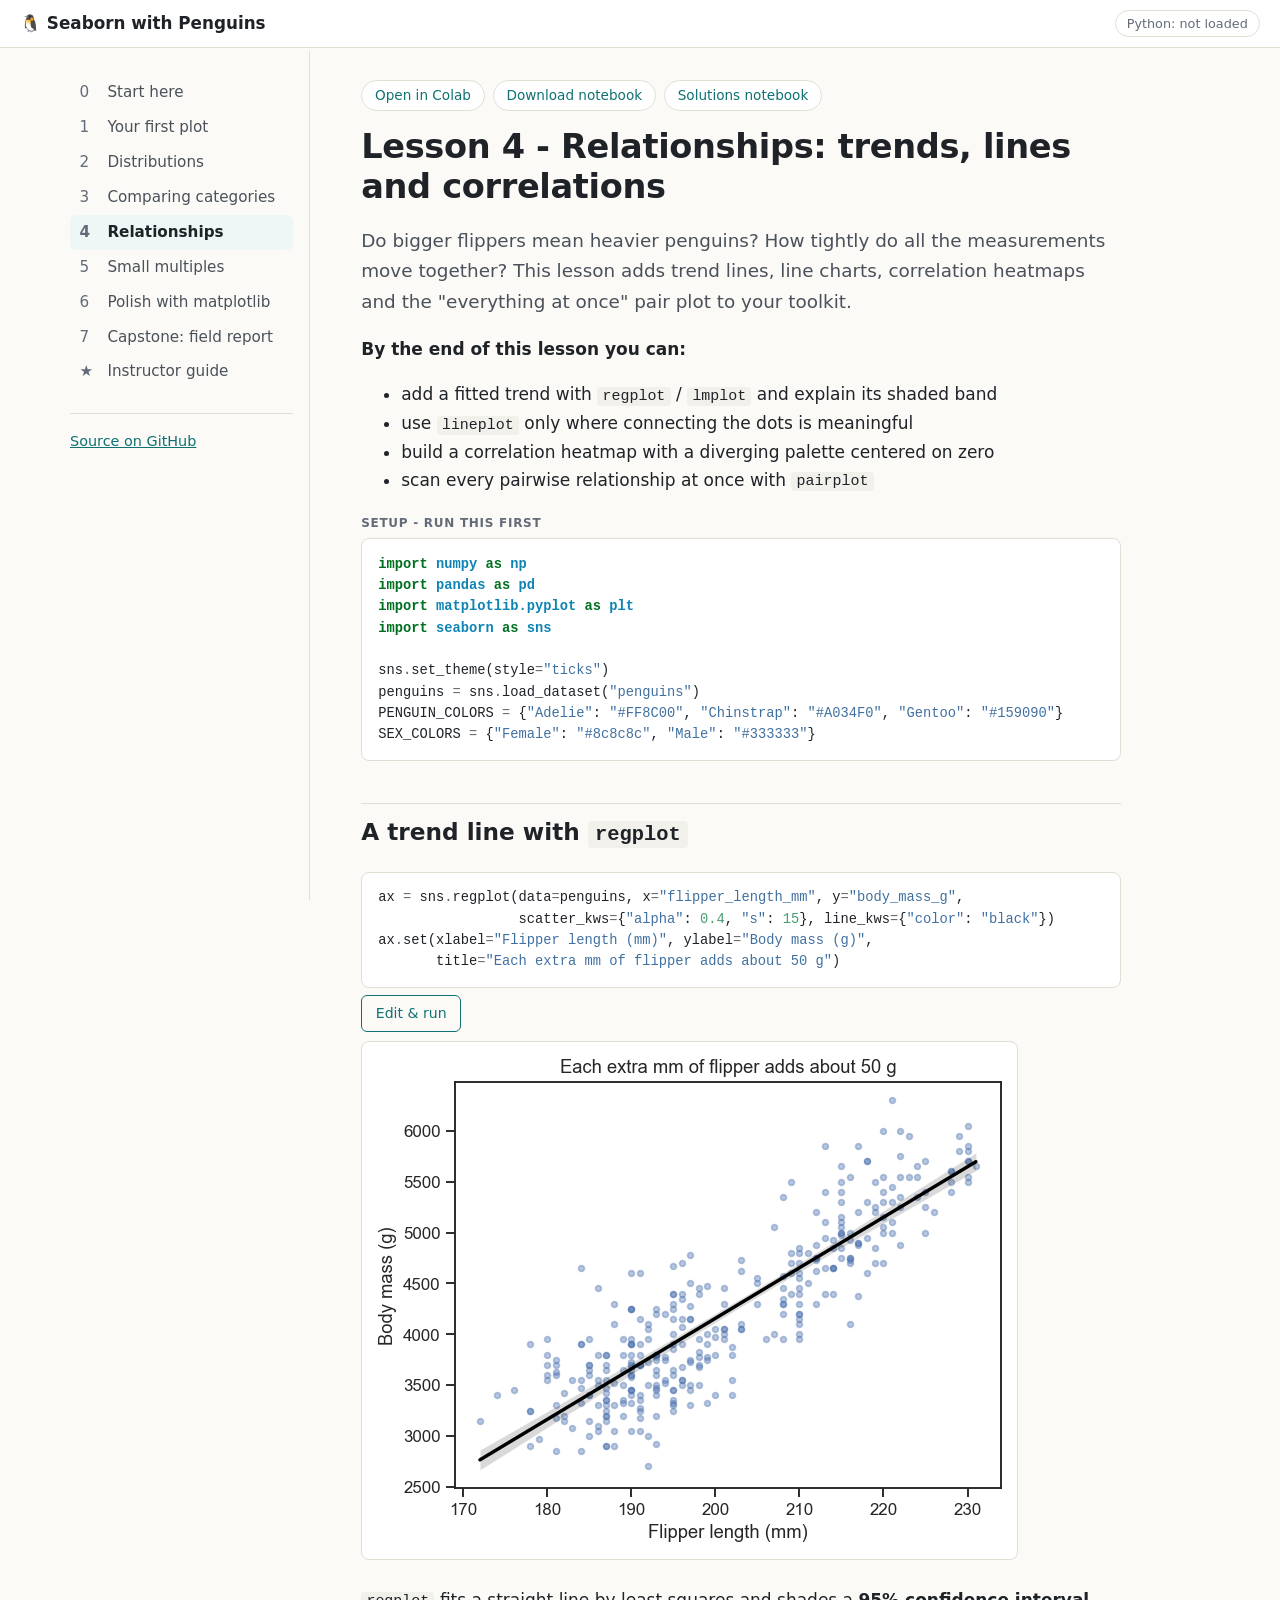
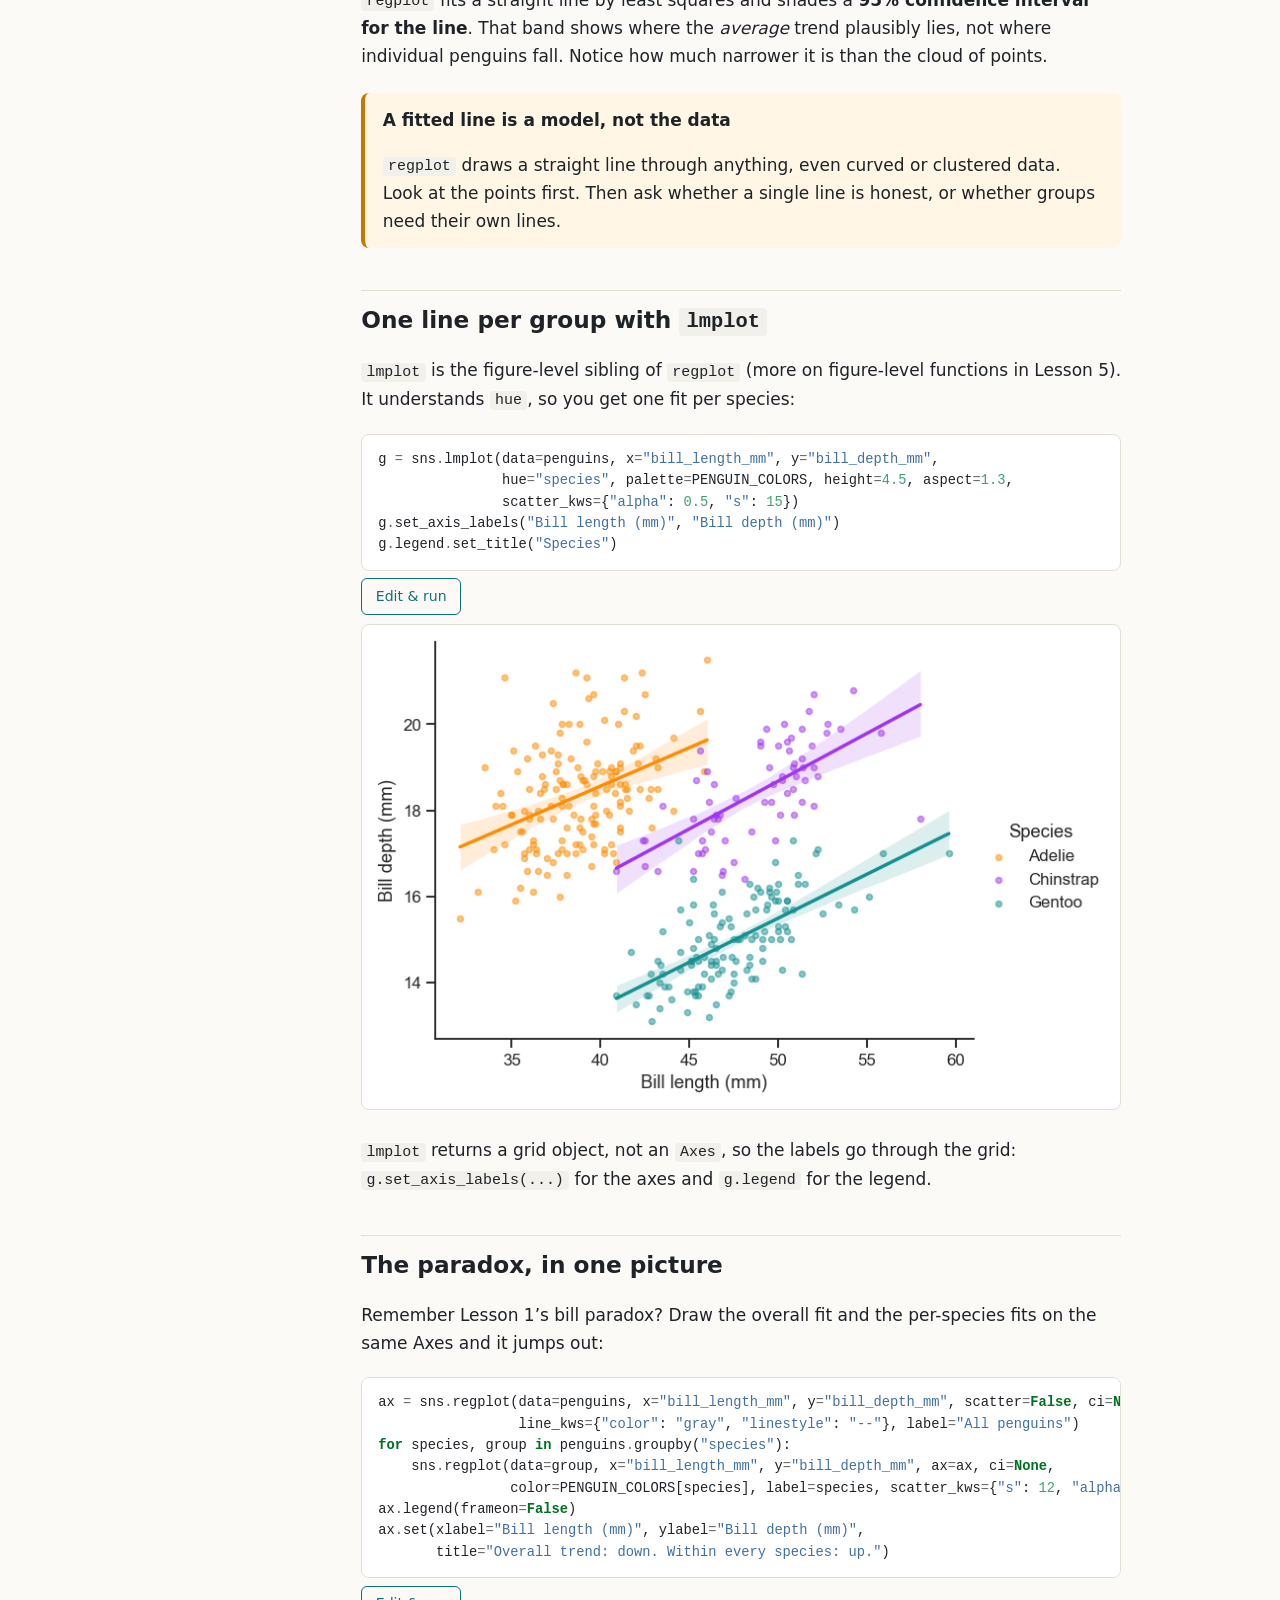
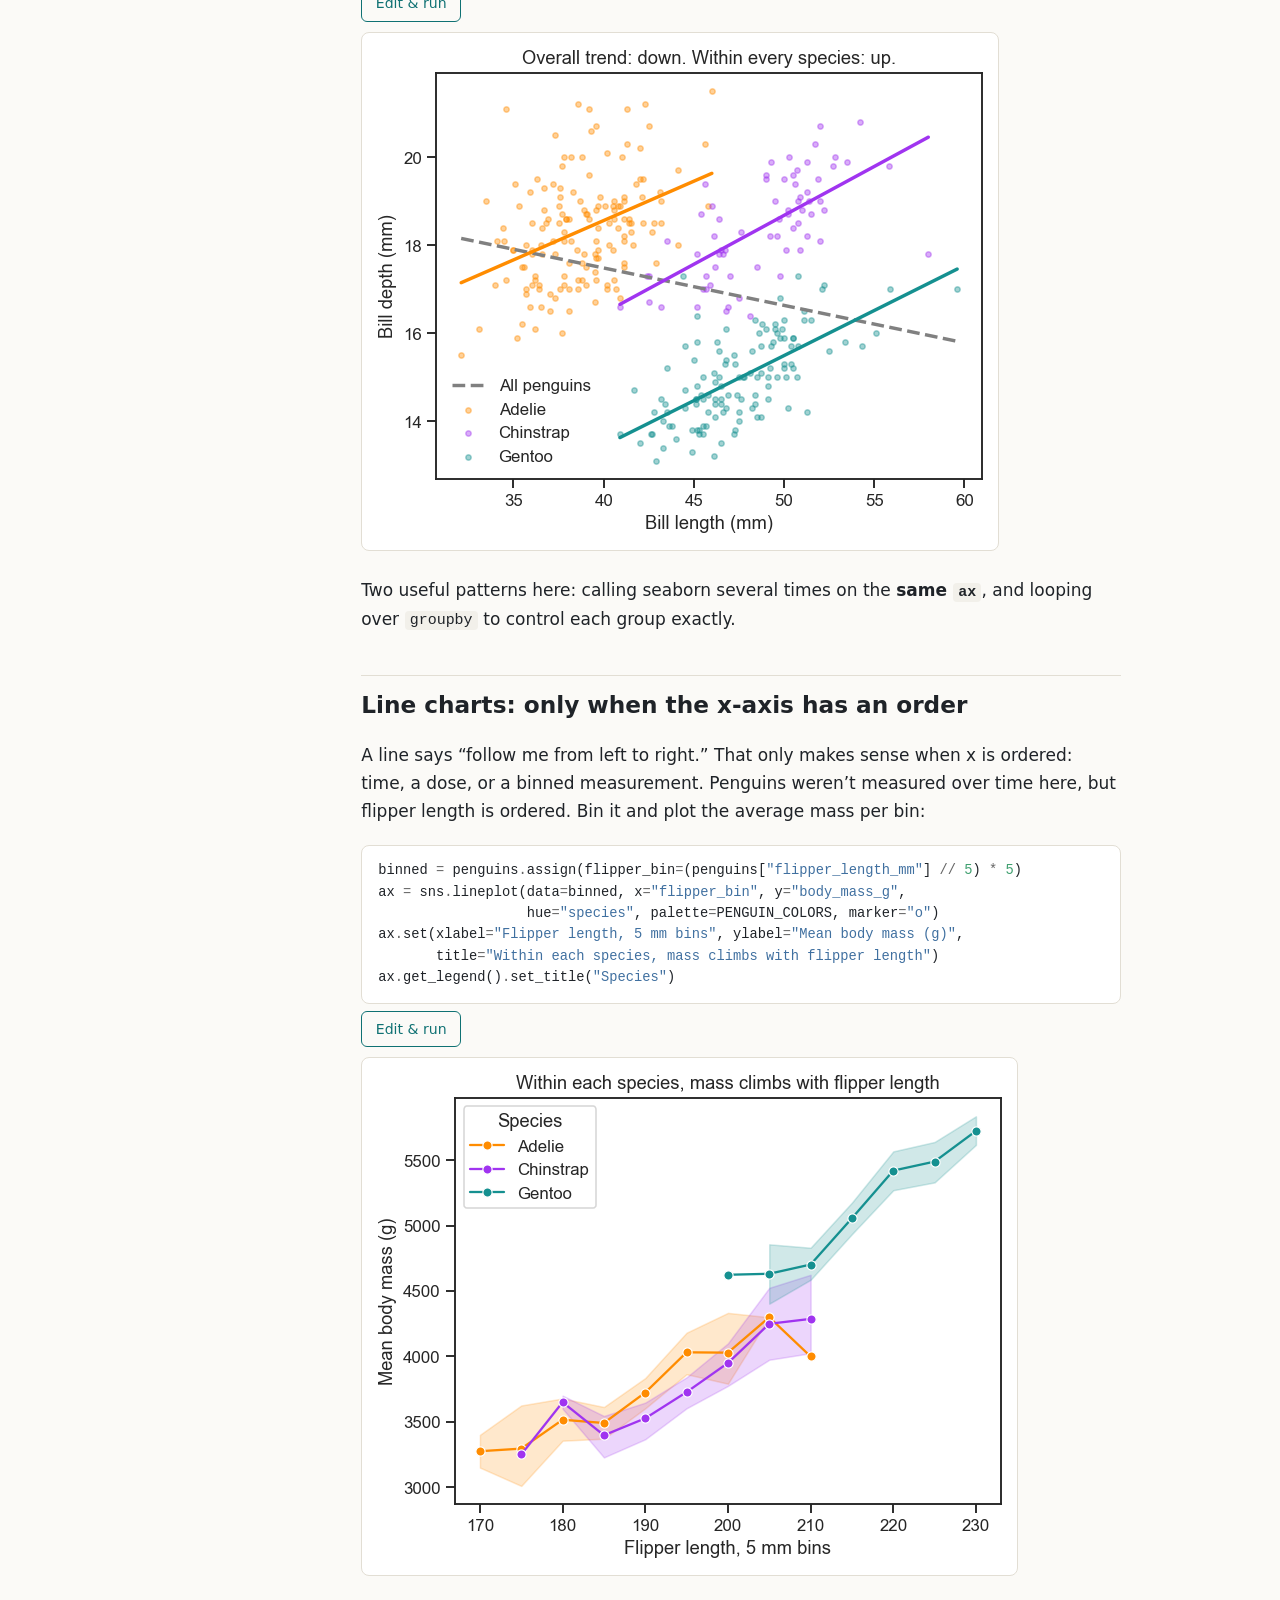
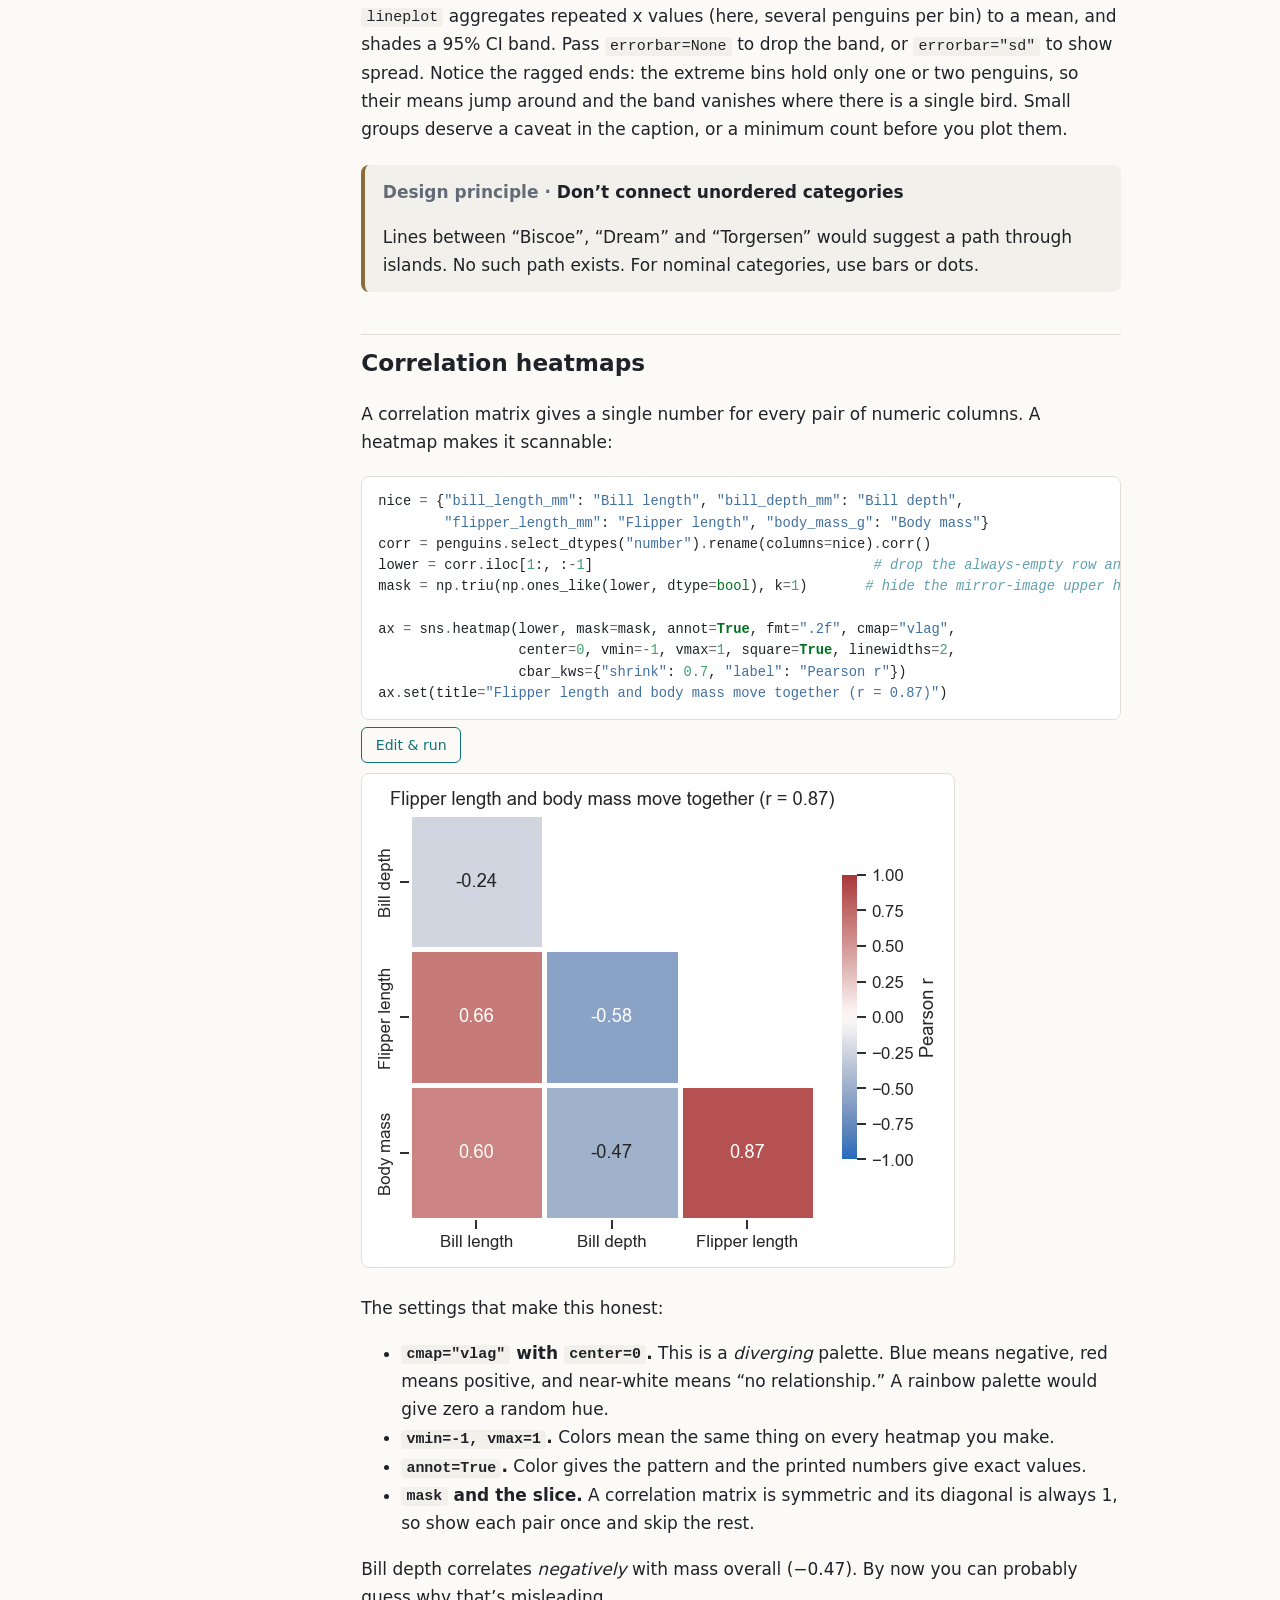
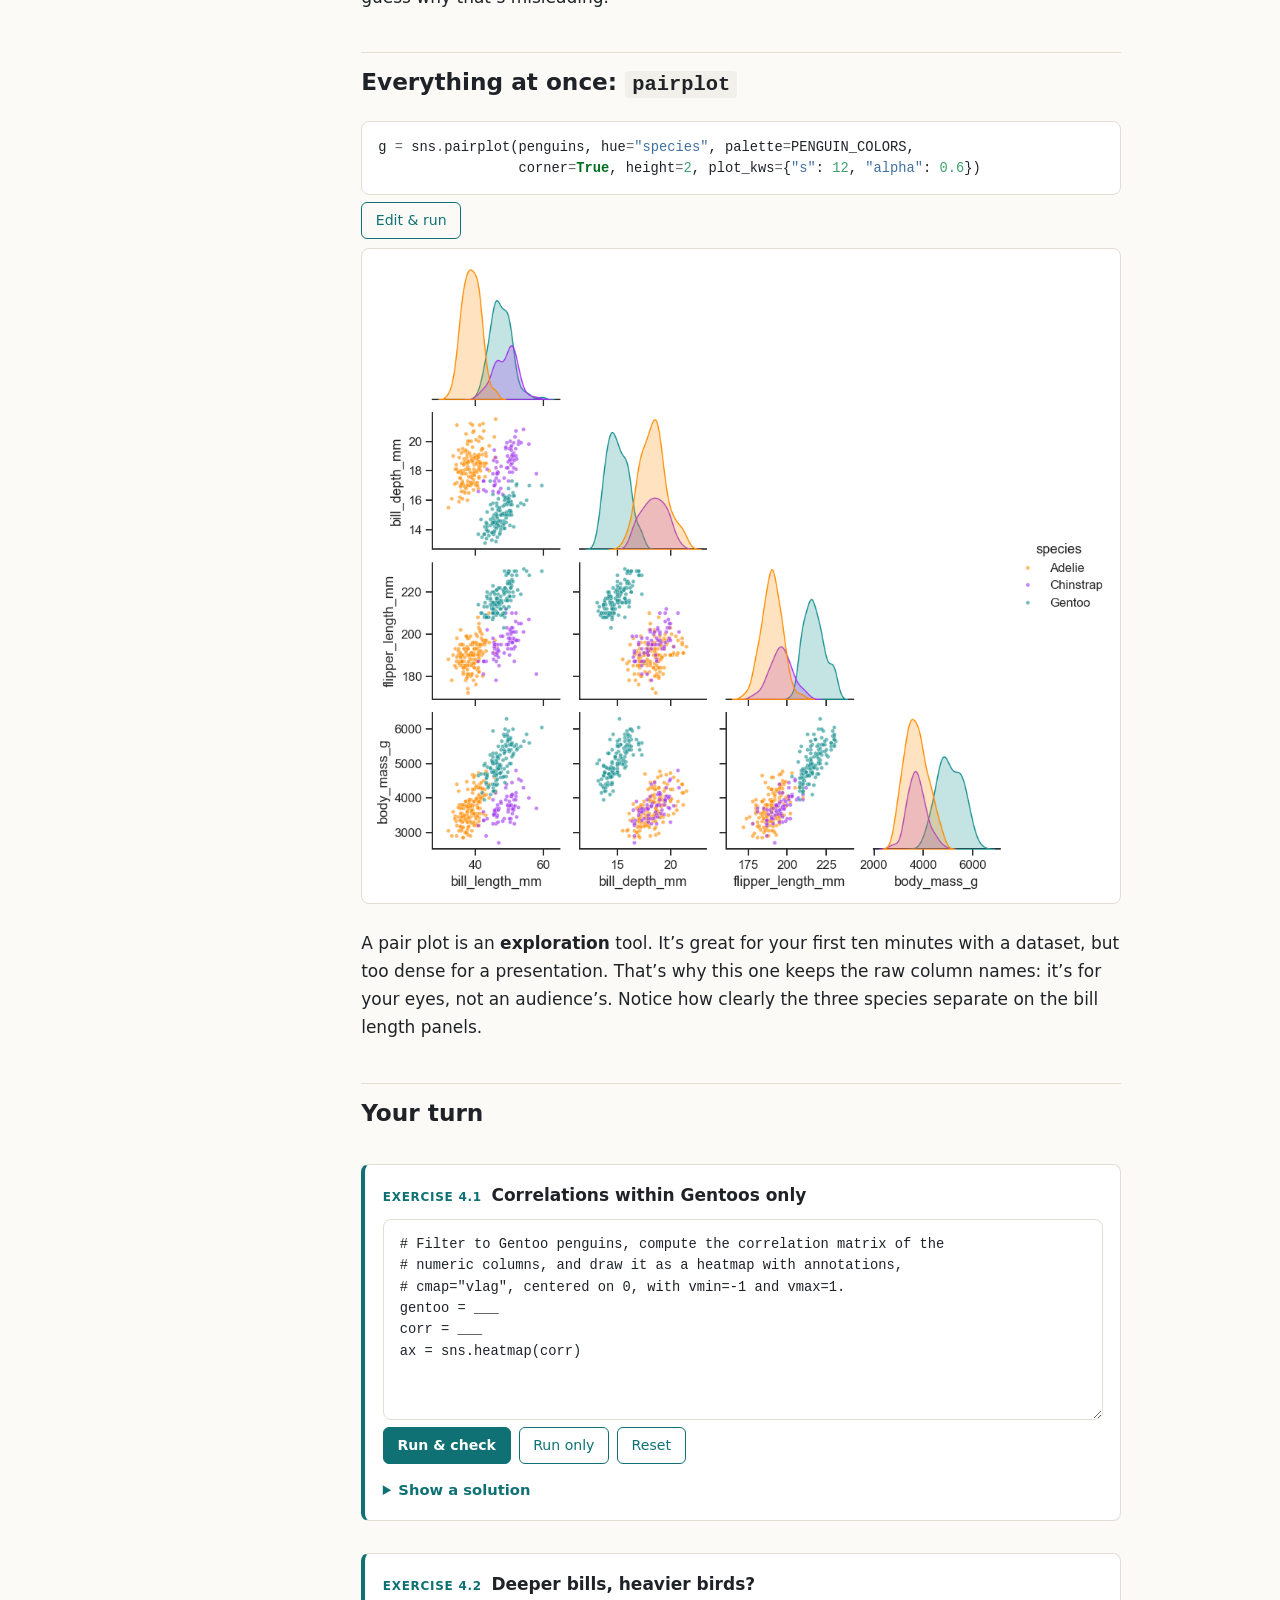
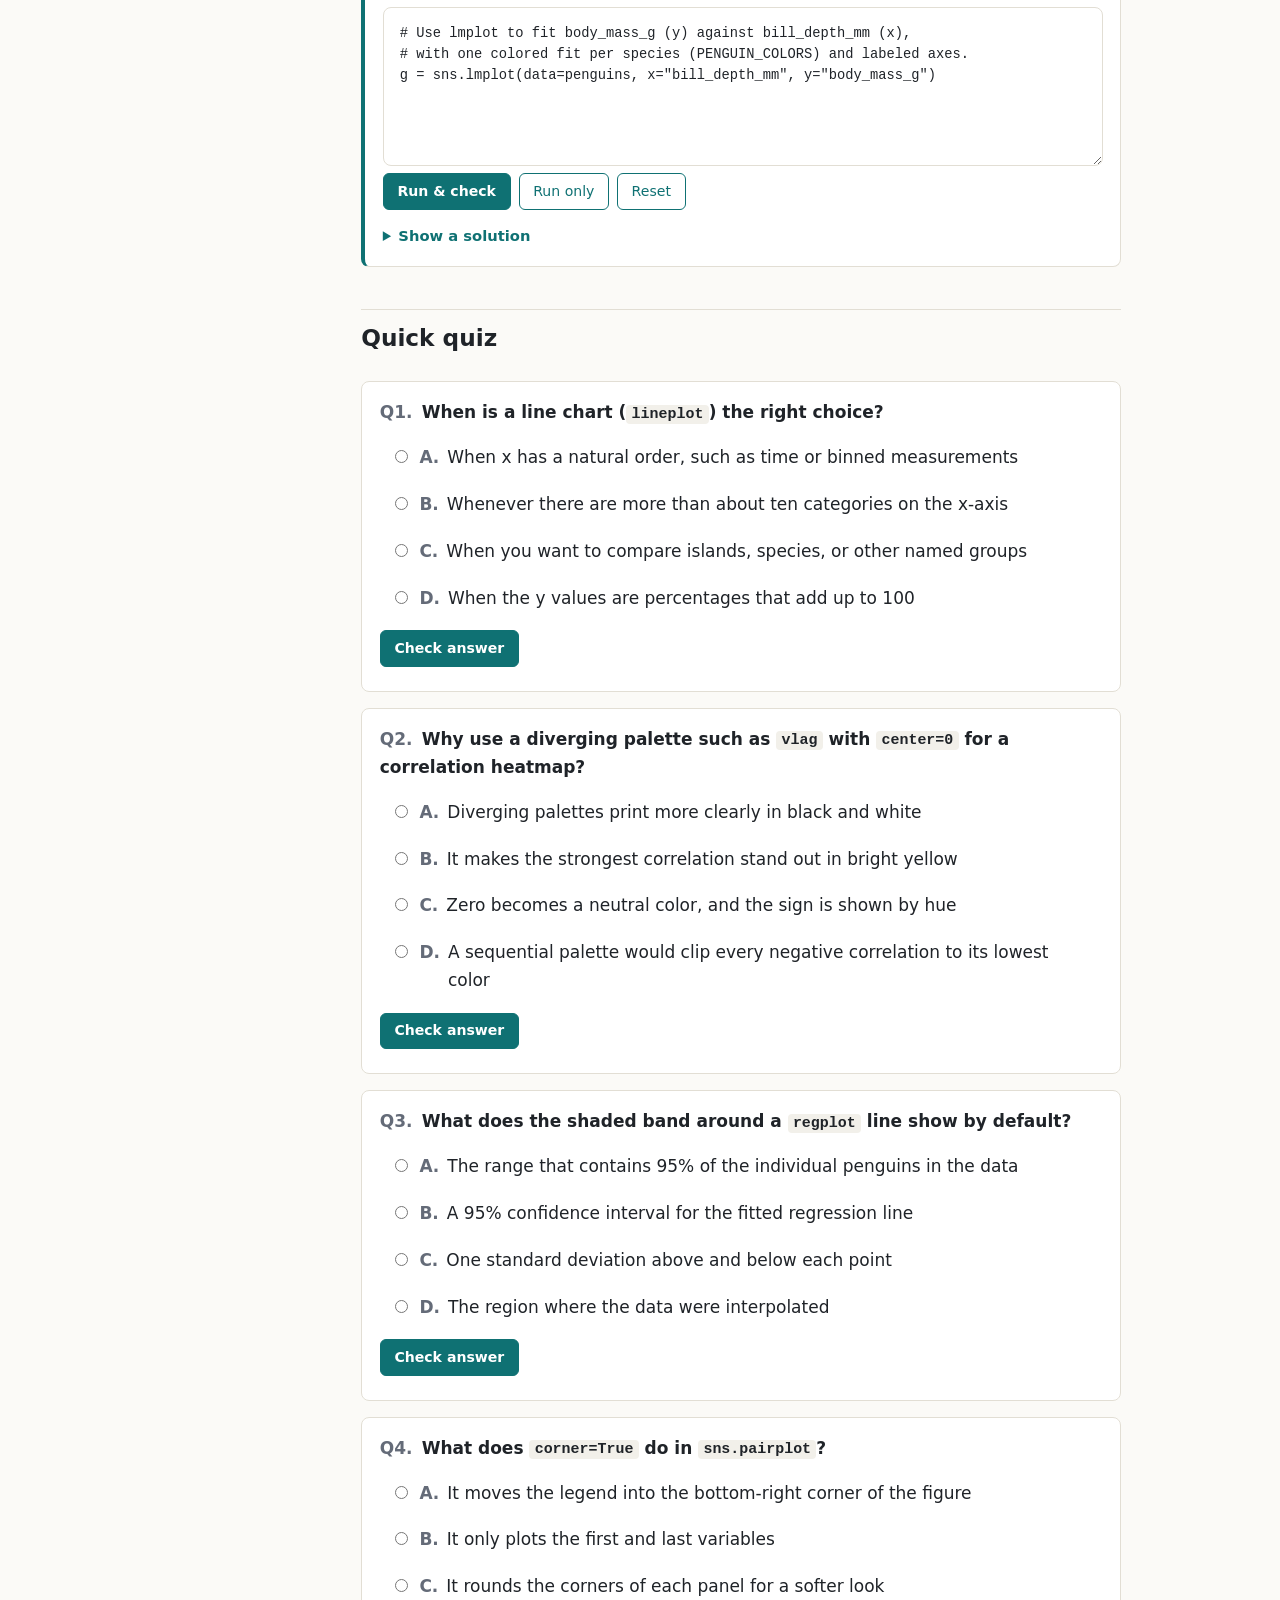
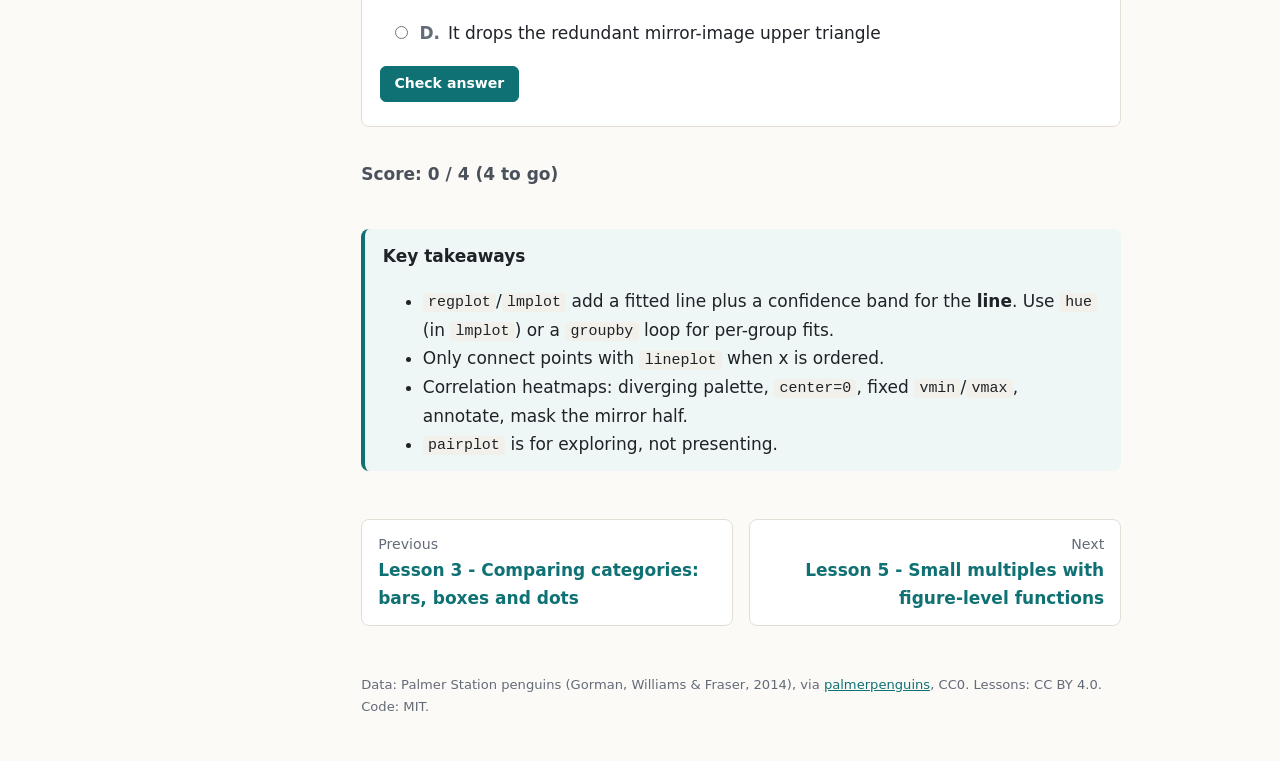
<file: docs/04-relationships.html>
<!doctype html>
<html lang="en">
<head>
<meta charset="utf-8">
<meta name="viewport" content="width=device-width, initial-scale=1">
<title>Lesson 4 - Relationships: trends, lines and correlations · Seaborn with Penguins</title>
<meta name="description" content="A hands-on, browser-runnable course in seaborn and matplotlib for people who already know Python and pandas.">
<link rel="icon" href="data:image/svg+xml,<svg xmlns='http://www.w3.org/2000/svg' viewBox='0 0 100 100'><text y='.9em' font-size='90'>🐧</text></svg>">
<link rel="stylesheet" href="assets/style.css">
<link rel="stylesheet" href="assets/pygments.css">
</head>
<body data-page="04-relationships">
<a class="skip-link" href="#main">Skip to content</a>
<header class="topbar">
  <button class="nav-toggle" type="button" aria-controls="sidebar" aria-expanded="false">Menu</button>
  <a class="brand" href="index.html"><span aria-hidden="true">🐧</span> Seaborn with Penguins</a>
  <span class="py-status" data-py-status title="In-browser Python status">Python: not loaded</span>
</header>
<div class="layout">
  <nav class="sidebar" id="sidebar" aria-label="Lessons">
    <ol class="nav-list"><li><a href="index.html" data-page="index"><span class="nav-num">0</span><span class="nav-title">Start here</span></a></li><li><a href="01-first-plot.html" data-page="01-first-plot"><span class="nav-num">1</span><span class="nav-title">Your first plot</span></a></li><li><a href="02-distributions.html" data-page="02-distributions"><span class="nav-num">2</span><span class="nav-title">Distributions</span></a></li><li><a href="03-categories.html" data-page="03-categories"><span class="nav-num">3</span><span class="nav-title">Comparing categories</span></a></li><li><a href="04-relationships.html" data-page="04-relationships" aria-current=page><span class="nav-num">4</span><span class="nav-title">Relationships</span></a></li><li><a href="05-small-multiples.html" data-page="05-small-multiples"><span class="nav-num">5</span><span class="nav-title">Small multiples</span></a></li><li><a href="06-polish.html" data-page="06-polish"><span class="nav-num">6</span><span class="nav-title">Polish with matplotlib</span></a></li><li><a href="07-capstone.html" data-page="07-capstone"><span class="nav-num">7</span><span class="nav-title">Capstone: field report</span></a></li><li><a href="instructor-guide.html" data-page="instructor-guide"><span class="nav-num">★</span><span class="nav-title">Instructor guide</span></a></li></ol>
    <div class="sidebar-foot">
      <a href="https://github.com/acatlin/seaborn-penguins">Source on GitHub</a>
    </div>
  </nav>
  <main id="main" class="content">
    <div class="lesson-tools"><a href="https://colab.research.google.com/github/acatlin/seaborn-penguins/blob/main/docs/notebooks/04-relationships.ipynb" target="_blank" rel="noopener" title="Opens in a new tab">Open in Colab</a><a href="notebooks/04-relationships.ipynb" download>Download notebook</a><a href="notebooks/04-relationships-solutions.ipynb" download>Solutions notebook</a></div>
    <article>
<h1 id="lesson-4-relationships-trends-lines-and-correlations">Lesson 4 - Relationships: trends, lines and correlations</h1>
<p class="lede">Do bigger flippers mean heavier penguins? How tightly do all the measurements move together? This lesson adds trend lines, line charts, correlation heatmaps and the "everything at once" pair plot to your toolkit.</p>

<p><strong>By the end of this lesson you can:</strong></p>
<ul>
<li>add a fitted trend with <code>regplot</code> / <code>lmplot</code> and explain its shaded band</li>
<li>use <code>lineplot</code> only where connecting the dots is meaningful</li>
<li>build a correlation heatmap with a diverging palette centered on zero</li>
<li>scan every pairwise relationship at once with <code>pairplot</code></li>
</ul>
<div class="cell cell-setup"><div class="code-label">Setup - run this first</div><div class="highlight"><pre><span></span><span class="kn">import</span><span class="w"> </span><span class="nn">numpy</span><span class="w"> </span><span class="k">as</span><span class="w"> </span><span class="nn">np</span>
<span class="kn">import</span><span class="w"> </span><span class="nn">pandas</span><span class="w"> </span><span class="k">as</span><span class="w"> </span><span class="nn">pd</span>
<span class="kn">import</span><span class="w"> </span><span class="nn">matplotlib.pyplot</span><span class="w"> </span><span class="k">as</span><span class="w"> </span><span class="nn">plt</span>
<span class="kn">import</span><span class="w"> </span><span class="nn">seaborn</span><span class="w"> </span><span class="k">as</span><span class="w"> </span><span class="nn">sns</span>

<span class="n">sns</span><span class="o">.</span><span class="n">set_theme</span><span class="p">(</span><span class="n">style</span><span class="o">=</span><span class="s2">&quot;ticks&quot;</span><span class="p">)</span>
<span class="n">penguins</span> <span class="o">=</span> <span class="n">sns</span><span class="o">.</span><span class="n">load_dataset</span><span class="p">(</span><span class="s2">&quot;penguins&quot;</span><span class="p">)</span>
<span class="n">PENGUIN_COLORS</span> <span class="o">=</span> <span class="p">{</span><span class="s2">&quot;Adelie&quot;</span><span class="p">:</span> <span class="s2">&quot;#FF8C00&quot;</span><span class="p">,</span> <span class="s2">&quot;Chinstrap&quot;</span><span class="p">:</span> <span class="s2">&quot;#A034F0&quot;</span><span class="p">,</span> <span class="s2">&quot;Gentoo&quot;</span><span class="p">:</span> <span class="s2">&quot;#159090&quot;</span><span class="p">}</span>
<span class="n">SEX_COLORS</span> <span class="o">=</span> <span class="p">{</span><span class="s2">&quot;Female&quot;</span><span class="p">:</span> <span class="s2">&quot;#8c8c8c&quot;</span><span class="p">,</span> <span class="s2">&quot;Male&quot;</span><span class="p">:</span> <span class="s2">&quot;#333333&quot;</span><span class="p">}</span>
</pre></div>
</div>
<h2 id="a-trend-line-with-regplot">A trend line with <code>regplot</code></h2>
<div class="cell" data-cell><div class="highlight"><pre><span></span><span class="n">ax</span> <span class="o">=</span> <span class="n">sns</span><span class="o">.</span><span class="n">regplot</span><span class="p">(</span><span class="n">data</span><span class="o">=</span><span class="n">penguins</span><span class="p">,</span> <span class="n">x</span><span class="o">=</span><span class="s2">&quot;flipper_length_mm&quot;</span><span class="p">,</span> <span class="n">y</span><span class="o">=</span><span class="s2">&quot;body_mass_g&quot;</span><span class="p">,</span>
                 <span class="n">scatter_kws</span><span class="o">=</span><span class="p">{</span><span class="s2">&quot;alpha&quot;</span><span class="p">:</span> <span class="mf">0.4</span><span class="p">,</span> <span class="s2">&quot;s&quot;</span><span class="p">:</span> <span class="mi">15</span><span class="p">},</span> <span class="n">line_kws</span><span class="o">=</span><span class="p">{</span><span class="s2">&quot;color&quot;</span><span class="p">:</span> <span class="s2">&quot;black&quot;</span><span class="p">})</span>
<span class="n">ax</span><span class="o">.</span><span class="n">set</span><span class="p">(</span><span class="n">xlabel</span><span class="o">=</span><span class="s2">&quot;Flipper length (mm)&quot;</span><span class="p">,</span> <span class="n">ylabel</span><span class="o">=</span><span class="s2">&quot;Body mass (g)&quot;</span><span class="p">,</span>
       <span class="n">title</span><span class="o">=</span><span class="s2">&quot;Each extra mm of flipper adds about 50 g&quot;</span><span class="p">)</span>
</pre></div>
<script type="application/json" class="cell-data">{"code": "ax = sns.regplot(data=penguins, x=\"flipper_length_mm\", y=\"body_mass_g\",\n                 scatter_kws={\"alpha\": 0.4, \"s\": 15}, line_kws={\"color\": \"black\"})\nax.set(xlabel=\"Flipper length (mm)\", ylabel=\"Body mass (g)\",\n       title=\"Each extra mm of flipper adds about 50 g\")"}</script><div class="cell-toolbar"><button type="button" class="btn-ghost" data-action="edit" title="Open this example in a live Python editor">Edit &amp; run</button></div><figure class="cell-figure"><img src="img/04-regplot.png" alt="Scatter of flipper length versus body mass with a fitted straight line and a narrow shaded confidence band." loading="lazy"></figure><div class="cell-live"></div></div>
<p><code>regplot</code> fits a straight line by least squares and shades a <strong>95% confidence interval for the line</strong>. That band shows where the <em>average</em> trend plausibly lies, not where individual penguins fall. Notice how much narrower it is than the cloud of points.</p>
<div class="admonition warning">
<p class="admonition-title">A fitted line is a model, not the data</p>
<p><code>regplot</code> draws a straight line through anything, even curved or clustered data. Look at the points first. Then ask whether a single line is honest, or whether groups need their own lines.</p>
</div>
<h2 id="one-line-per-group-with-lmplot">One line per group with <code>lmplot</code></h2>
<p><code>lmplot</code> is the figure-level sibling of <code>regplot</code> (more on figure-level functions in Lesson 5). It understands <code>hue</code>, so you get one fit per species:</p>
<div class="cell" data-cell><div class="highlight"><pre><span></span><span class="n">g</span> <span class="o">=</span> <span class="n">sns</span><span class="o">.</span><span class="n">lmplot</span><span class="p">(</span><span class="n">data</span><span class="o">=</span><span class="n">penguins</span><span class="p">,</span> <span class="n">x</span><span class="o">=</span><span class="s2">&quot;bill_length_mm&quot;</span><span class="p">,</span> <span class="n">y</span><span class="o">=</span><span class="s2">&quot;bill_depth_mm&quot;</span><span class="p">,</span>
               <span class="n">hue</span><span class="o">=</span><span class="s2">&quot;species&quot;</span><span class="p">,</span> <span class="n">palette</span><span class="o">=</span><span class="n">PENGUIN_COLORS</span><span class="p">,</span> <span class="n">height</span><span class="o">=</span><span class="mf">4.5</span><span class="p">,</span> <span class="n">aspect</span><span class="o">=</span><span class="mf">1.3</span><span class="p">,</span>
               <span class="n">scatter_kws</span><span class="o">=</span><span class="p">{</span><span class="s2">&quot;alpha&quot;</span><span class="p">:</span> <span class="mf">0.5</span><span class="p">,</span> <span class="s2">&quot;s&quot;</span><span class="p">:</span> <span class="mi">15</span><span class="p">})</span>
<span class="n">g</span><span class="o">.</span><span class="n">set_axis_labels</span><span class="p">(</span><span class="s2">&quot;Bill length (mm)&quot;</span><span class="p">,</span> <span class="s2">&quot;Bill depth (mm)&quot;</span><span class="p">)</span>
<span class="n">g</span><span class="o">.</span><span class="n">legend</span><span class="o">.</span><span class="n">set_title</span><span class="p">(</span><span class="s2">&quot;Species&quot;</span><span class="p">)</span>
</pre></div>
<script type="application/json" class="cell-data">{"code": "g = sns.lmplot(data=penguins, x=\"bill_length_mm\", y=\"bill_depth_mm\",\n               hue=\"species\", palette=PENGUIN_COLORS, height=4.5, aspect=1.3,\n               scatter_kws={\"alpha\": 0.5, \"s\": 15})\ng.set_axis_labels(\"Bill length (mm)\", \"Bill depth (mm)\")\ng.legend.set_title(\"Species\")"}</script><div class="cell-toolbar"><button type="button" class="btn-ghost" data-action="edit" title="Open this example in a live Python editor">Edit &amp; run</button></div><figure class="cell-figure"><img src="img/04-lmplot.png" alt="Bill length versus bill depth with a separate upward-sloping regression line for each species." loading="lazy"></figure><div class="cell-live"></div></div>
<p><code>lmplot</code> returns a grid object, not an <code>Axes</code>, so the labels go through the grid: <code>g.set_axis_labels(...)</code> for the axes and <code>g.legend</code> for the legend.</p>
<h2 id="the-paradox-in-one-picture">The paradox, in one picture</h2>
<p>Remember Lesson 1&rsquo;s bill paradox? Draw the overall fit and the per-species fits on the same Axes and it jumps out:</p>
<div class="cell" data-cell><div class="highlight"><pre><span></span><span class="n">ax</span> <span class="o">=</span> <span class="n">sns</span><span class="o">.</span><span class="n">regplot</span><span class="p">(</span><span class="n">data</span><span class="o">=</span><span class="n">penguins</span><span class="p">,</span> <span class="n">x</span><span class="o">=</span><span class="s2">&quot;bill_length_mm&quot;</span><span class="p">,</span> <span class="n">y</span><span class="o">=</span><span class="s2">&quot;bill_depth_mm&quot;</span><span class="p">,</span> <span class="n">scatter</span><span class="o">=</span><span class="kc">False</span><span class="p">,</span> <span class="n">ci</span><span class="o">=</span><span class="kc">None</span><span class="p">,</span>
                 <span class="n">line_kws</span><span class="o">=</span><span class="p">{</span><span class="s2">&quot;color&quot;</span><span class="p">:</span> <span class="s2">&quot;gray&quot;</span><span class="p">,</span> <span class="s2">&quot;linestyle&quot;</span><span class="p">:</span> <span class="s2">&quot;--&quot;</span><span class="p">},</span> <span class="n">label</span><span class="o">=</span><span class="s2">&quot;All penguins&quot;</span><span class="p">)</span>
<span class="k">for</span> <span class="n">species</span><span class="p">,</span> <span class="n">group</span> <span class="ow">in</span> <span class="n">penguins</span><span class="o">.</span><span class="n">groupby</span><span class="p">(</span><span class="s2">&quot;species&quot;</span><span class="p">):</span>
    <span class="n">sns</span><span class="o">.</span><span class="n">regplot</span><span class="p">(</span><span class="n">data</span><span class="o">=</span><span class="n">group</span><span class="p">,</span> <span class="n">x</span><span class="o">=</span><span class="s2">&quot;bill_length_mm&quot;</span><span class="p">,</span> <span class="n">y</span><span class="o">=</span><span class="s2">&quot;bill_depth_mm&quot;</span><span class="p">,</span> <span class="n">ax</span><span class="o">=</span><span class="n">ax</span><span class="p">,</span> <span class="n">ci</span><span class="o">=</span><span class="kc">None</span><span class="p">,</span>
                <span class="n">color</span><span class="o">=</span><span class="n">PENGUIN_COLORS</span><span class="p">[</span><span class="n">species</span><span class="p">],</span> <span class="n">label</span><span class="o">=</span><span class="n">species</span><span class="p">,</span> <span class="n">scatter_kws</span><span class="o">=</span><span class="p">{</span><span class="s2">&quot;s&quot;</span><span class="p">:</span> <span class="mi">12</span><span class="p">,</span> <span class="s2">&quot;alpha&quot;</span><span class="p">:</span> <span class="mf">0.4</span><span class="p">})</span>
<span class="n">ax</span><span class="o">.</span><span class="n">legend</span><span class="p">(</span><span class="n">frameon</span><span class="o">=</span><span class="kc">False</span><span class="p">)</span>
<span class="n">ax</span><span class="o">.</span><span class="n">set</span><span class="p">(</span><span class="n">xlabel</span><span class="o">=</span><span class="s2">&quot;Bill length (mm)&quot;</span><span class="p">,</span> <span class="n">ylabel</span><span class="o">=</span><span class="s2">&quot;Bill depth (mm)&quot;</span><span class="p">,</span>
       <span class="n">title</span><span class="o">=</span><span class="s2">&quot;Overall trend: down. Within every species: up.&quot;</span><span class="p">)</span>
</pre></div>
<script type="application/json" class="cell-data">{"code": "ax = sns.regplot(data=penguins, x=\"bill_length_mm\", y=\"bill_depth_mm\", scatter=False, ci=None,\n                 line_kws={\"color\": \"gray\", \"linestyle\": \"--\"}, label=\"All penguins\")\nfor species, group in penguins.groupby(\"species\"):\n    sns.regplot(data=group, x=\"bill_length_mm\", y=\"bill_depth_mm\", ax=ax, ci=None,\n                color=PENGUIN_COLORS[species], label=species, scatter_kws={\"s\": 12, \"alpha\": 0.4})\nax.legend(frameon=False)\nax.set(xlabel=\"Bill length (mm)\", ylabel=\"Bill depth (mm)\",\n       title=\"Overall trend: down. Within every species: up.\")"}</script><div class="cell-toolbar"><button type="button" class="btn-ghost" data-action="edit" title="Open this example in a live Python editor">Edit &amp; run</button></div><figure class="cell-figure"><img src="img/04-paradox.png" alt="Gray dashed line sloping down for all penguins combined, with three colored lines sloping up for each species: Simpson&#x27;s paradox." loading="lazy"></figure><div class="cell-live"></div></div>
<p>Two useful patterns here: calling seaborn several times on the <strong>same <code>ax</code></strong>, and looping over <code>groupby</code> to control each group exactly.</p>
<h2 id="line-charts-only-when-the-x-axis-has-an-order">Line charts: only when the x-axis has an order</h2>
<p>A line says &ldquo;follow me from left to right.&rdquo; That only makes sense when x is ordered: time, a dose, or a binned measurement. Penguins weren&rsquo;t measured over time here, but flipper length is ordered. Bin it and plot the average mass per bin:</p>
<div class="cell" data-cell><div class="highlight"><pre><span></span><span class="n">binned</span> <span class="o">=</span> <span class="n">penguins</span><span class="o">.</span><span class="n">assign</span><span class="p">(</span><span class="n">flipper_bin</span><span class="o">=</span><span class="p">(</span><span class="n">penguins</span><span class="p">[</span><span class="s2">&quot;flipper_length_mm&quot;</span><span class="p">]</span> <span class="o">//</span> <span class="mi">5</span><span class="p">)</span> <span class="o">*</span> <span class="mi">5</span><span class="p">)</span>
<span class="n">ax</span> <span class="o">=</span> <span class="n">sns</span><span class="o">.</span><span class="n">lineplot</span><span class="p">(</span><span class="n">data</span><span class="o">=</span><span class="n">binned</span><span class="p">,</span> <span class="n">x</span><span class="o">=</span><span class="s2">&quot;flipper_bin&quot;</span><span class="p">,</span> <span class="n">y</span><span class="o">=</span><span class="s2">&quot;body_mass_g&quot;</span><span class="p">,</span>
                  <span class="n">hue</span><span class="o">=</span><span class="s2">&quot;species&quot;</span><span class="p">,</span> <span class="n">palette</span><span class="o">=</span><span class="n">PENGUIN_COLORS</span><span class="p">,</span> <span class="n">marker</span><span class="o">=</span><span class="s2">&quot;o&quot;</span><span class="p">)</span>
<span class="n">ax</span><span class="o">.</span><span class="n">set</span><span class="p">(</span><span class="n">xlabel</span><span class="o">=</span><span class="s2">&quot;Flipper length, 5 mm bins&quot;</span><span class="p">,</span> <span class="n">ylabel</span><span class="o">=</span><span class="s2">&quot;Mean body mass (g)&quot;</span><span class="p">,</span>
       <span class="n">title</span><span class="o">=</span><span class="s2">&quot;Within each species, mass climbs with flipper length&quot;</span><span class="p">)</span>
<span class="n">ax</span><span class="o">.</span><span class="n">get_legend</span><span class="p">()</span><span class="o">.</span><span class="n">set_title</span><span class="p">(</span><span class="s2">&quot;Species&quot;</span><span class="p">)</span>
</pre></div>
<script type="application/json" class="cell-data">{"code": "binned = penguins.assign(flipper_bin=(penguins[\"flipper_length_mm\"] // 5) * 5)\nax = sns.lineplot(data=binned, x=\"flipper_bin\", y=\"body_mass_g\",\n                  hue=\"species\", palette=PENGUIN_COLORS, marker=\"o\")\nax.set(xlabel=\"Flipper length, 5 mm bins\", ylabel=\"Mean body mass (g)\",\n       title=\"Within each species, mass climbs with flipper length\")\nax.get_legend().set_title(\"Species\")"}</script><div class="cell-toolbar"><button type="button" class="btn-ghost" data-action="edit" title="Open this example in a live Python editor">Edit &amp; run</button></div><figure class="cell-figure"><img src="img/04-line.png" alt="Line chart of mean body mass by 5 mm flipper-length bin for each species, with shaded confidence bands; all three climb, with wobbly ends where a bin holds only one or two penguins." loading="lazy"></figure><div class="cell-live"></div></div>
<p><code>lineplot</code> aggregates repeated x values (here, several penguins per bin) to a mean, and shades a 95% CI band. Pass <code>errorbar=None</code> to drop the band, or <code>errorbar="sd"</code> to show spread. Notice the ragged ends: the extreme bins hold only one or two penguins, so their means jump around and the band vanishes where there is a single bird. Small groups deserve a caveat in the caption, or a minimum count before you plot them.</p>
<div class="admonition few">
<p class="admonition-title">Don&rsquo;t connect unordered categories</p>
<p>Lines between &ldquo;Biscoe&rdquo;, &ldquo;Dream&rdquo; and &ldquo;Torgersen&rdquo; would suggest a path through islands. No such path exists. For nominal categories, use bars or dots.</p>
</div>
<h2 id="correlation-heatmaps">Correlation heatmaps</h2>
<p>A correlation matrix gives a single number for every pair of numeric columns. A heatmap makes it scannable:</p>
<div class="cell" data-cell><div class="highlight"><pre><span></span><span class="n">nice</span> <span class="o">=</span> <span class="p">{</span><span class="s2">&quot;bill_length_mm&quot;</span><span class="p">:</span> <span class="s2">&quot;Bill length&quot;</span><span class="p">,</span> <span class="s2">&quot;bill_depth_mm&quot;</span><span class="p">:</span> <span class="s2">&quot;Bill depth&quot;</span><span class="p">,</span>
        <span class="s2">&quot;flipper_length_mm&quot;</span><span class="p">:</span> <span class="s2">&quot;Flipper length&quot;</span><span class="p">,</span> <span class="s2">&quot;body_mass_g&quot;</span><span class="p">:</span> <span class="s2">&quot;Body mass&quot;</span><span class="p">}</span>
<span class="n">corr</span> <span class="o">=</span> <span class="n">penguins</span><span class="o">.</span><span class="n">select_dtypes</span><span class="p">(</span><span class="s2">&quot;number&quot;</span><span class="p">)</span><span class="o">.</span><span class="n">rename</span><span class="p">(</span><span class="n">columns</span><span class="o">=</span><span class="n">nice</span><span class="p">)</span><span class="o">.</span><span class="n">corr</span><span class="p">()</span>
<span class="n">lower</span> <span class="o">=</span> <span class="n">corr</span><span class="o">.</span><span class="n">iloc</span><span class="p">[</span><span class="mi">1</span><span class="p">:,</span> <span class="p">:</span><span class="o">-</span><span class="mi">1</span><span class="p">]</span>                                  <span class="c1"># drop the always-empty row and column</span>
<span class="n">mask</span> <span class="o">=</span> <span class="n">np</span><span class="o">.</span><span class="n">triu</span><span class="p">(</span><span class="n">np</span><span class="o">.</span><span class="n">ones_like</span><span class="p">(</span><span class="n">lower</span><span class="p">,</span> <span class="n">dtype</span><span class="o">=</span><span class="nb">bool</span><span class="p">),</span> <span class="n">k</span><span class="o">=</span><span class="mi">1</span><span class="p">)</span>       <span class="c1"># hide the mirror-image upper half</span>

<span class="n">ax</span> <span class="o">=</span> <span class="n">sns</span><span class="o">.</span><span class="n">heatmap</span><span class="p">(</span><span class="n">lower</span><span class="p">,</span> <span class="n">mask</span><span class="o">=</span><span class="n">mask</span><span class="p">,</span> <span class="n">annot</span><span class="o">=</span><span class="kc">True</span><span class="p">,</span> <span class="n">fmt</span><span class="o">=</span><span class="s2">&quot;.2f&quot;</span><span class="p">,</span> <span class="n">cmap</span><span class="o">=</span><span class="s2">&quot;vlag&quot;</span><span class="p">,</span>
                 <span class="n">center</span><span class="o">=</span><span class="mi">0</span><span class="p">,</span> <span class="n">vmin</span><span class="o">=-</span><span class="mi">1</span><span class="p">,</span> <span class="n">vmax</span><span class="o">=</span><span class="mi">1</span><span class="p">,</span> <span class="n">square</span><span class="o">=</span><span class="kc">True</span><span class="p">,</span> <span class="n">linewidths</span><span class="o">=</span><span class="mi">2</span><span class="p">,</span>
                 <span class="n">cbar_kws</span><span class="o">=</span><span class="p">{</span><span class="s2">&quot;shrink&quot;</span><span class="p">:</span> <span class="mf">0.7</span><span class="p">,</span> <span class="s2">&quot;label&quot;</span><span class="p">:</span> <span class="s2">&quot;Pearson r&quot;</span><span class="p">})</span>
<span class="n">ax</span><span class="o">.</span><span class="n">set</span><span class="p">(</span><span class="n">title</span><span class="o">=</span><span class="s2">&quot;Flipper length and body mass move together (r = 0.87)&quot;</span><span class="p">)</span>
</pre></div>
<script type="application/json" class="cell-data">{"code": "nice = {\"bill_length_mm\": \"Bill length\", \"bill_depth_mm\": \"Bill depth\",\n        \"flipper_length_mm\": \"Flipper length\", \"body_mass_g\": \"Body mass\"}\ncorr = penguins.select_dtypes(\"number\").rename(columns=nice).corr()\nlower = corr.iloc[1:, :-1]                                  # drop the always-empty row and column\nmask = np.triu(np.ones_like(lower, dtype=bool), k=1)       # hide the mirror-image upper half\n\nax = sns.heatmap(lower, mask=mask, annot=True, fmt=\".2f\", cmap=\"vlag\",\n                 center=0, vmin=-1, vmax=1, square=True, linewidths=2,\n                 cbar_kws={\"shrink\": 0.7, \"label\": \"Pearson r\"})\nax.set(title=\"Flipper length and body mass move together (r = 0.87)\")"}</script><div class="cell-toolbar"><button type="button" class="btn-ghost" data-action="edit" title="Open this example in a live Python editor">Edit &amp; run</button></div><figure class="cell-figure"><img src="img/04-heatmap.png" alt="Lower-triangle heatmap of correlations between four penguin measurements; flipper length and body mass are most strongly correlated at 0.87." loading="lazy"></figure><div class="cell-live"></div></div>
<p>The settings that make this honest:</p>
<ul>
<li><strong><code>cmap="vlag"</code> with <code>center=0</code>.</strong> This is a <em>diverging</em> palette. Blue means negative, red means positive, and near-white means &ldquo;no relationship.&rdquo; A rainbow palette would give zero a random hue.</li>
<li><strong><code>vmin=-1, vmax=1</code>.</strong> Colors mean the same thing on every heatmap you make.</li>
<li><strong><code>annot=True</code>.</strong> Color gives the pattern and the printed numbers give exact values.</li>
<li><strong><code>mask</code> and the slice.</strong> A correlation matrix is symmetric and its diagonal is always 1, so show each pair once and skip the rest.</li>
</ul>
<p>Bill depth correlates <em>negatively</em> with mass overall (−0.47). By now you can probably guess why that&rsquo;s misleading.</p>
<h2 id="everything-at-once-pairplot">Everything at once: <code>pairplot</code></h2>
<div class="cell" data-cell><div class="highlight"><pre><span></span><span class="n">g</span> <span class="o">=</span> <span class="n">sns</span><span class="o">.</span><span class="n">pairplot</span><span class="p">(</span><span class="n">penguins</span><span class="p">,</span> <span class="n">hue</span><span class="o">=</span><span class="s2">&quot;species&quot;</span><span class="p">,</span> <span class="n">palette</span><span class="o">=</span><span class="n">PENGUIN_COLORS</span><span class="p">,</span>
                 <span class="n">corner</span><span class="o">=</span><span class="kc">True</span><span class="p">,</span> <span class="n">height</span><span class="o">=</span><span class="mi">2</span><span class="p">,</span> <span class="n">plot_kws</span><span class="o">=</span><span class="p">{</span><span class="s2">&quot;s&quot;</span><span class="p">:</span> <span class="mi">12</span><span class="p">,</span> <span class="s2">&quot;alpha&quot;</span><span class="p">:</span> <span class="mf">0.6</span><span class="p">})</span>
</pre></div>
<script type="application/json" class="cell-data">{"code": "g = sns.pairplot(penguins, hue=\"species\", palette=PENGUIN_COLORS,\n                 corner=True, height=2, plot_kws={\"s\": 12, \"alpha\": 0.6})"}</script><div class="cell-toolbar"><button type="button" class="btn-ghost" data-action="edit" title="Open this example in a live Python editor">Edit &amp; run</button></div><figure class="cell-figure"><img src="img/04-pairplot.png" alt="Corner pair plot: scatter plots for every pair of the four measurements and density curves on the diagonal, colored by species." loading="lazy"></figure><div class="cell-live"></div></div>
<p>A pair plot is an <strong>exploration</strong> tool. It&rsquo;s great for your first ten minutes with a dataset, but too dense for a presentation. That&rsquo;s why this one keeps the raw column names: it&rsquo;s for your eyes, not an audience&rsquo;s. Notice how clearly the three species separate on the bill length panels.</p>
<h2 id="your-turn">Your turn</h2>

<div class="exercise" id="ex-4.1" data-exercise>
  <div class="exercise-head"><span class="exercise-tag">Exercise 4.1</span>
    <span class="exercise-title">Correlations within Gentoos only</span></div>
  <textarea class="cell-editor" rows="8" spellcheck="false" autocapitalize="off"
    aria-label="Code editor for exercise 4.1"># Filter to Gentoo penguins, compute the correlation matrix of the
# numeric columns, and draw it as a heatmap with annotations,
# cmap=&quot;vlag&quot;, centered on 0, with vmin=-1 and vmax=1.
gentoo = ___
corr = ___
ax = sns.heatmap(corr)</textarea>
  <div class="cell-toolbar">
    <button type="button" class="btn-primary" data-action="check">Run &amp; check</button>
    <button type="button" class="btn-ghost" data-action="run">Run only</button>
    <button type="button" class="btn-ghost" data-action="reset">Reset</button>
  </div>
  <div class="cell-live"></div>
  <details class="solution"><summary>Show a solution</summary>
    <div class="highlight"><pre><span></span><span class="n">gentoo</span> <span class="o">=</span> <span class="n">penguins</span><span class="p">[</span><span class="n">penguins</span><span class="p">[</span><span class="s2">&quot;species&quot;</span><span class="p">]</span> <span class="o">==</span> <span class="s2">&quot;Gentoo&quot;</span><span class="p">]</span>
<span class="c1"># Optional polish from the lesson: plain-English names and a labeled colorbar.</span>
<span class="n">nice</span> <span class="o">=</span> <span class="p">{</span><span class="s2">&quot;bill_length_mm&quot;</span><span class="p">:</span> <span class="s2">&quot;Bill length&quot;</span><span class="p">,</span> <span class="s2">&quot;bill_depth_mm&quot;</span><span class="p">:</span> <span class="s2">&quot;Bill depth&quot;</span><span class="p">,</span>
        <span class="s2">&quot;flipper_length_mm&quot;</span><span class="p">:</span> <span class="s2">&quot;Flipper length&quot;</span><span class="p">,</span> <span class="s2">&quot;body_mass_g&quot;</span><span class="p">:</span> <span class="s2">&quot;Body mass&quot;</span><span class="p">}</span>
<span class="n">corr</span> <span class="o">=</span> <span class="n">gentoo</span><span class="o">.</span><span class="n">select_dtypes</span><span class="p">(</span><span class="s2">&quot;number&quot;</span><span class="p">)</span><span class="o">.</span><span class="n">rename</span><span class="p">(</span><span class="n">columns</span><span class="o">=</span><span class="n">nice</span><span class="p">)</span><span class="o">.</span><span class="n">corr</span><span class="p">()</span>
<span class="n">ax</span> <span class="o">=</span> <span class="n">sns</span><span class="o">.</span><span class="n">heatmap</span><span class="p">(</span><span class="n">corr</span><span class="p">,</span> <span class="n">annot</span><span class="o">=</span><span class="kc">True</span><span class="p">,</span> <span class="n">fmt</span><span class="o">=</span><span class="s2">&quot;.2f&quot;</span><span class="p">,</span> <span class="n">cmap</span><span class="o">=</span><span class="s2">&quot;vlag&quot;</span><span class="p">,</span>
                 <span class="n">center</span><span class="o">=</span><span class="mi">0</span><span class="p">,</span> <span class="n">vmin</span><span class="o">=-</span><span class="mi">1</span><span class="p">,</span> <span class="n">vmax</span><span class="o">=</span><span class="mi">1</span><span class="p">,</span> <span class="n">square</span><span class="o">=</span><span class="kc">True</span><span class="p">,</span>
                 <span class="n">cbar_kws</span><span class="o">=</span><span class="p">{</span><span class="s2">&quot;label&quot;</span><span class="p">:</span> <span class="s2">&quot;Pearson r&quot;</span><span class="p">})</span>
<span class="n">ax</span><span class="o">.</span><span class="n">set</span><span class="p">(</span><span class="n">title</span><span class="o">=</span><span class="s2">&quot;Within Gentoos, every measurement correlates positively&quot;</span><span class="p">)</span>
</pre></div>
<figure class="cell-figure"><img src="img/sol-4.1.png" alt="Solution chart for exercise 4.1" loading="lazy"></figure>
    <button type="button" class="btn-ghost" data-action="load-solution">Load solution into editor</button>
  </details>
  <script type="application/json" class="cell-data">{"starter": "# Filter to Gentoo penguins, compute the correlation matrix of the\n# numeric columns, and draw it as a heatmap with annotations,\n# cmap=\"vlag\", centered on 0, with vmin=-1 and vmax=1.\ngentoo = ___\ncorr = ___\nax = sns.heatmap(corr)", "solution": "gentoo = penguins[penguins[\"species\"] == \"Gentoo\"]\n# Optional polish from the lesson: plain-English names and a labeled colorbar.\nnice = {\"bill_length_mm\": \"Bill length\", \"bill_depth_mm\": \"Bill depth\",\n        \"flipper_length_mm\": \"Flipper length\", \"body_mass_g\": \"Body mass\"}\ncorr = gentoo.select_dtypes(\"number\").rename(columns=nice).corr()\nax = sns.heatmap(corr, annot=True, fmt=\".2f\", cmap=\"vlag\",\n                 center=0, vmin=-1, vmax=1, square=True,\n                 cbar_kws={\"label\": \"Pearson r\"})\nax.set(title=\"Within Gentoos, every measurement correlates positively\")", "check": "ax = plt.gcf().axes[0]\nmesh = [c for c in ax.collections if type(c).__name__ == \"QuadMesh\"]\nassert mesh, \"Draw the matrix with sns.heatmap.\"\nlo, hi = mesh[0].get_clim()\nassert (round(lo, 2), round(hi, 2)) == (-1, 1), \"Fix the color scale with vmin=-1, vmax=1.\"\ncmap = mesh[0].get_cmap()\nlow, mid, high = cmap(0.0), cmap(0.5), cmap(1.0)\nassert low[2] > low[0] and high[0] > high[2] and sum(mid[:3]) > 2.4, \"Use the diverging palette cmap='vlag' (blue = negative, red = positive).\"\nvalues = [float(t.get_text()) for t in ax.texts if t.get_text().strip()]\nassert len(values) >= 6, \"Print the numbers in the cells with annot=True.\"\nassert min(values) > 0, \"Those correlations don't look Gentoo-only - did you filter the rows?\"\nprint(\"Every pair is positive within Gentoos - the negative overall correlations came from mixing species.\")"}</script>
</div>



<div class="exercise" id="ex-4.2" data-exercise>
  <div class="exercise-head"><span class="exercise-tag">Exercise 4.2</span>
    <span class="exercise-title">Deeper bills, heavier birds?</span></div>
  <textarea class="cell-editor" rows="6" spellcheck="false" autocapitalize="off"
    aria-label="Code editor for exercise 4.2"># Use lmplot to fit body_mass_g (y) against bill_depth_mm (x),
# with one colored fit per species (PENGUIN_COLORS) and labeled axes.
g = sns.lmplot(data=penguins, x=&quot;bill_depth_mm&quot;, y=&quot;body_mass_g&quot;)</textarea>
  <div class="cell-toolbar">
    <button type="button" class="btn-primary" data-action="check">Run &amp; check</button>
    <button type="button" class="btn-ghost" data-action="run">Run only</button>
    <button type="button" class="btn-ghost" data-action="reset">Reset</button>
  </div>
  <div class="cell-live"></div>
  <details class="solution"><summary>Show a solution</summary>
    <div class="highlight"><pre><span></span><span class="n">g</span> <span class="o">=</span> <span class="n">sns</span><span class="o">.</span><span class="n">lmplot</span><span class="p">(</span><span class="n">data</span><span class="o">=</span><span class="n">penguins</span><span class="p">,</span> <span class="n">x</span><span class="o">=</span><span class="s2">&quot;bill_depth_mm&quot;</span><span class="p">,</span> <span class="n">y</span><span class="o">=</span><span class="s2">&quot;body_mass_g&quot;</span><span class="p">,</span>
               <span class="n">hue</span><span class="o">=</span><span class="s2">&quot;species&quot;</span><span class="p">,</span> <span class="n">palette</span><span class="o">=</span><span class="n">PENGUIN_COLORS</span><span class="p">,</span> <span class="n">height</span><span class="o">=</span><span class="mf">4.5</span><span class="p">,</span> <span class="n">aspect</span><span class="o">=</span><span class="mf">1.3</span><span class="p">)</span>
<span class="n">g</span><span class="o">.</span><span class="n">set_axis_labels</span><span class="p">(</span><span class="s2">&quot;Bill depth (mm)&quot;</span><span class="p">,</span> <span class="s2">&quot;Body mass (g)&quot;</span><span class="p">)</span>
<span class="n">g</span><span class="o">.</span><span class="n">legend</span><span class="o">.</span><span class="n">set_title</span><span class="p">(</span><span class="s2">&quot;Species&quot;</span><span class="p">)</span>
</pre></div>
<figure class="cell-figure"><img src="img/sol-4.2.png" alt="Solution chart for exercise 4.2" loading="lazy"></figure>
    <button type="button" class="btn-ghost" data-action="load-solution">Load solution into editor</button>
  </details>
  <script type="application/json" class="cell-data">{"starter": "# Use lmplot to fit body_mass_g (y) against bill_depth_mm (x),\n# with one colored fit per species (PENGUIN_COLORS) and labeled axes.\ng = sns.lmplot(data=penguins, x=\"bill_depth_mm\", y=\"body_mass_g\")", "solution": "g = sns.lmplot(data=penguins, x=\"bill_depth_mm\", y=\"body_mass_g\",\n               hue=\"species\", palette=PENGUIN_COLORS, height=4.5, aspect=1.3)\ng.set_axis_labels(\"Bill depth (mm)\", \"Body mass (g)\")\ng.legend.set_title(\"Species\")", "check": "ax = chart_axes()[0]\nassert {\"Adelie\", \"Chinstrap\", \"Gentoo\"} <= set(legend_labels()), \"Fit one line per species with hue='species'.\"\nassert len(ax.lines) >= 3, \"I expected three regression lines.\"\nassert near_color(PENGUIN_COLORS[\"Gentoo\"], colors_used(ax)), \"Use palette=PENGUIN_COLORS.\"\nxlabel, ylabel = ax.get_xlabel(), ax.get_ylabel()\nassert \"mm\" in xlabel and ylabel.strip() and \"_\" not in xlabel + ylabel, \"Label both axes in plain English with units: g.set_axis_labels(...).\"\nprint(\"Three upward slopes - within species, deeper bills do go with heavier birds.\")"}</script>
</div>


<h2 id="quick-quiz">Quick quiz</h2>
<section class="quiz" aria-label="Quiz">
<div class="quiz-q" data-answer="A" id="04-relationships-q1" role="group" aria-labelledby="04-relationships-q1-stem">
  <p class="quiz-stem" id="04-relationships-q1-stem"><span class="quiz-num">Q1.</span> When is a line chart (<code>lineplot</code>) the right choice?</p>
  <ol class="quiz-options"><li><label><input type="radio" name="04-relationships-q1" value="A"> <span class="opt-letter">A.</span> <span class="opt-text">When x has a natural order, such as time or binned measurements</span></label></li><li><label><input type="radio" name="04-relationships-q1" value="B"> <span class="opt-letter">B.</span> <span class="opt-text">Whenever there are more than about ten categories on the x-axis</span></label></li><li><label><input type="radio" name="04-relationships-q1" value="C"> <span class="opt-letter">C.</span> <span class="opt-text">When you want to compare islands, species, or other named groups</span></label></li><li><label><input type="radio" name="04-relationships-q1" value="D"> <span class="opt-letter">D.</span> <span class="opt-text">When the y values are percentages that add up to 100</span></label></li></ol>
  <button type="button" class="btn-primary" data-action="grade">Check answer</button>
  <div class="quiz-feedback" aria-live="polite"></div>
  <div class="quiz-explain" hidden>A line implies continuity from one x to the next. That only means something if x is ordered.</div>
</div>
<div class="quiz-q" data-answer="C" id="04-relationships-q2" role="group" aria-labelledby="04-relationships-q2-stem">
  <p class="quiz-stem" id="04-relationships-q2-stem"><span class="quiz-num">Q2.</span> Why use a diverging palette such as <code>vlag</code> with <code>center=0</code> for a correlation heatmap?</p>
  <ol class="quiz-options"><li><label><input type="radio" name="04-relationships-q2" value="A"> <span class="opt-letter">A.</span> <span class="opt-text">Diverging palettes print more clearly in black and white</span></label></li><li><label><input type="radio" name="04-relationships-q2" value="B"> <span class="opt-letter">B.</span> <span class="opt-text">It makes the strongest correlation stand out in bright yellow</span></label></li><li><label><input type="radio" name="04-relationships-q2" value="C"> <span class="opt-letter">C.</span> <span class="opt-text">Zero becomes a neutral color, and the sign is shown by hue</span></label></li><li><label><input type="radio" name="04-relationships-q2" value="D"> <span class="opt-letter">D.</span> <span class="opt-text">A sequential palette would clip every negative correlation to its lowest color</span></label></li></ol>
  <button type="button" class="btn-primary" data-action="grade">Check answer</button>
  <div class="quiz-feedback" aria-live="polite"></div>
  <div class="quiz-explain" hidden>Correlations have a meaningful midpoint (0) and two directions. Diverging palettes encode exactly that.</div>
</div>
<div class="quiz-q" data-answer="B" id="04-relationships-q3" role="group" aria-labelledby="04-relationships-q3-stem">
  <p class="quiz-stem" id="04-relationships-q3-stem"><span class="quiz-num">Q3.</span> What does the shaded band around a <code>regplot</code> line show by default?</p>
  <ol class="quiz-options"><li><label><input type="radio" name="04-relationships-q3" value="A"> <span class="opt-letter">A.</span> <span class="opt-text">The range that contains 95% of the individual penguins in the data</span></label></li><li><label><input type="radio" name="04-relationships-q3" value="B"> <span class="opt-letter">B.</span> <span class="opt-text">A 95% confidence interval for the fitted regression line</span></label></li><li><label><input type="radio" name="04-relationships-q3" value="C"> <span class="opt-letter">C.</span> <span class="opt-text">One standard deviation above and below each point</span></label></li><li><label><input type="radio" name="04-relationships-q3" value="D"> <span class="opt-letter">D.</span> <span class="opt-text">The region where the data were interpolated</span></label></li></ol>
  <button type="button" class="btn-primary" data-action="grade">Check answer</button>
  <div class="quiz-feedback" aria-live="polite"></div>
  <div class="quiz-explain" hidden>It&rsquo;s uncertainty about the line (the mean trend), which is why it&rsquo;s much narrower than the scatter of points.</div>
</div>
<div class="quiz-q" data-answer="D" id="04-relationships-q4" role="group" aria-labelledby="04-relationships-q4-stem">
  <p class="quiz-stem" id="04-relationships-q4-stem"><span class="quiz-num">Q4.</span> What does <code>corner=True</code> do in <code>sns.pairplot</code>?</p>
  <ol class="quiz-options"><li><label><input type="radio" name="04-relationships-q4" value="A"> <span class="opt-letter">A.</span> <span class="opt-text">It moves the legend into the bottom-right corner of the figure</span></label></li><li><label><input type="radio" name="04-relationships-q4" value="B"> <span class="opt-letter">B.</span> <span class="opt-text">It only plots the first and last variables</span></label></li><li><label><input type="radio" name="04-relationships-q4" value="C"> <span class="opt-letter">C.</span> <span class="opt-text">It rounds the corners of each panel for a softer look</span></label></li><li><label><input type="radio" name="04-relationships-q4" value="D"> <span class="opt-letter">D.</span> <span class="opt-text">It drops the redundant mirror-image upper triangle</span></label></li></ol>
  <button type="button" class="btn-primary" data-action="grade">Check answer</button>
  <div class="quiz-feedback" aria-live="polite"></div>
  <div class="quiz-explain" hidden>Every off-diagonal panel above the diagonal is a mirror of one below; <code>corner=True</code> hides them.</div>
</div><p class="quiz-score" aria-live="polite"></p></section>
<div class="admonition note">
<p class="admonition-title">Key takeaways</p>
<ul>
<li><code>regplot</code>/<code>lmplot</code> add a fitted line plus a confidence band for the <strong>line</strong>. Use <code>hue</code> (in <code>lmplot</code>) or a <code>groupby</code> loop for per-group fits.</li>
<li>Only connect points with <code>lineplot</code> when x is ordered.</li>
<li>Correlation heatmaps: diverging palette, <code>center=0</code>, fixed <code>vmin</code>/<code>vmax</code>, annotate, mask the mirror half.</li>
<li><code>pairplot</code> is for exploring, not presenting.</li>
</ul>
</div>
    </article>
    <nav class="pager" aria-label="Previous and next lesson"><a class="pager-prev" href="03-categories.html"><small>Previous</small>Lesson 3 - Comparing categories: bars, boxes and dots</a><a class="pager-next" href="05-small-multiples.html"><small>Next</small>Lesson 5 - Small multiples with figure-level functions</a></nav>
    <footer class="site-foot">
      <p>Data: Palmer Station penguins (Gorman, Williams &amp; Fraser, 2014), via
      <a href="https://allisonhorst.github.io/palmerpenguins/">palmerpenguins</a>, CC0.
      Lessons: CC BY 4.0. Code: MIT.</p>
    </footer>
  </main>
</div>
<script type="application/json" class="page-setup">{"setup": "import numpy as np\nimport pandas as pd\nimport matplotlib.pyplot as plt\nimport seaborn as sns\n\nsns.set_theme(style=\"ticks\")\npenguins = sns.load_dataset(\"penguins\")\nPENGUIN_COLORS = {\"Adelie\": \"#FF8C00\", \"Chinstrap\": \"#A034F0\", \"Gentoo\": \"#159090\"}\nSEX_COLORS = {\"Female\": \"#8c8c8c\", \"Male\": \"#333333\"}"}</script>
<script src="assets/app.js"></script>
<script src="assets/live.js"></script>
</body>
</html>
</file>
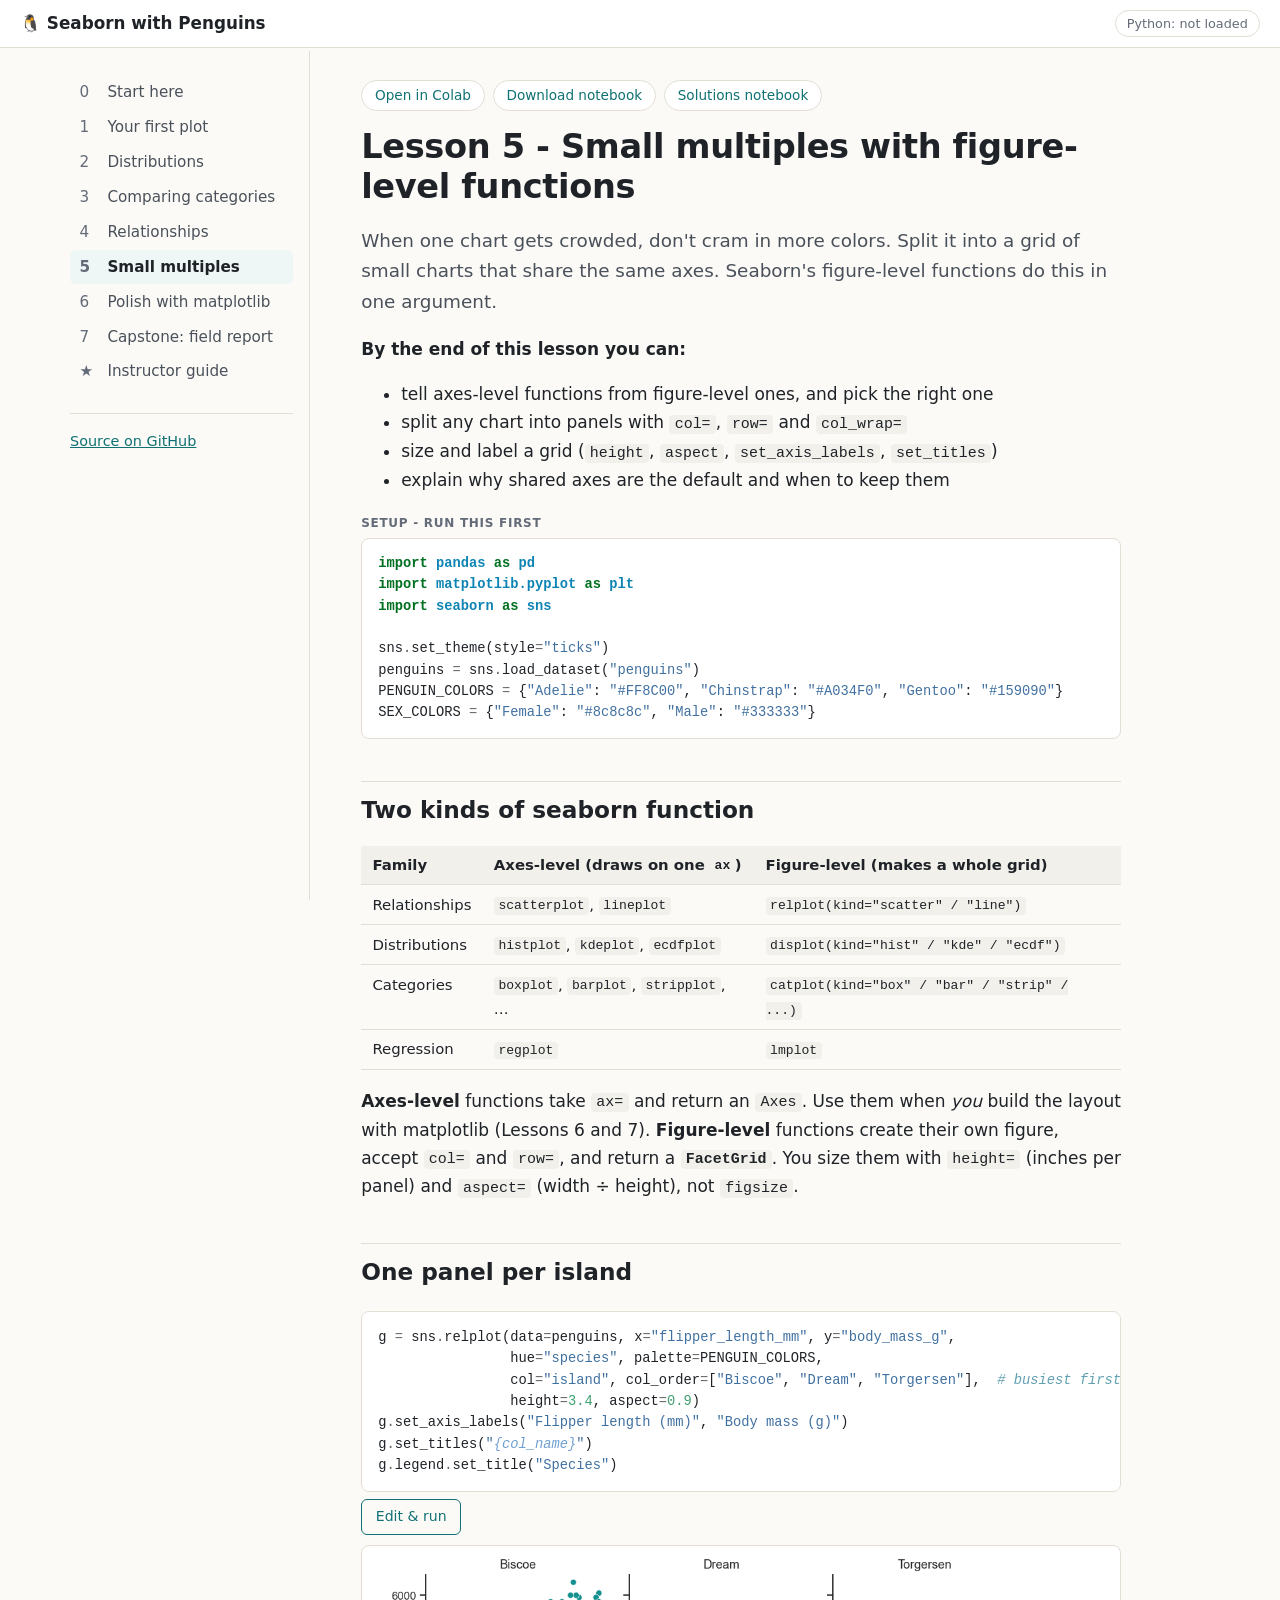
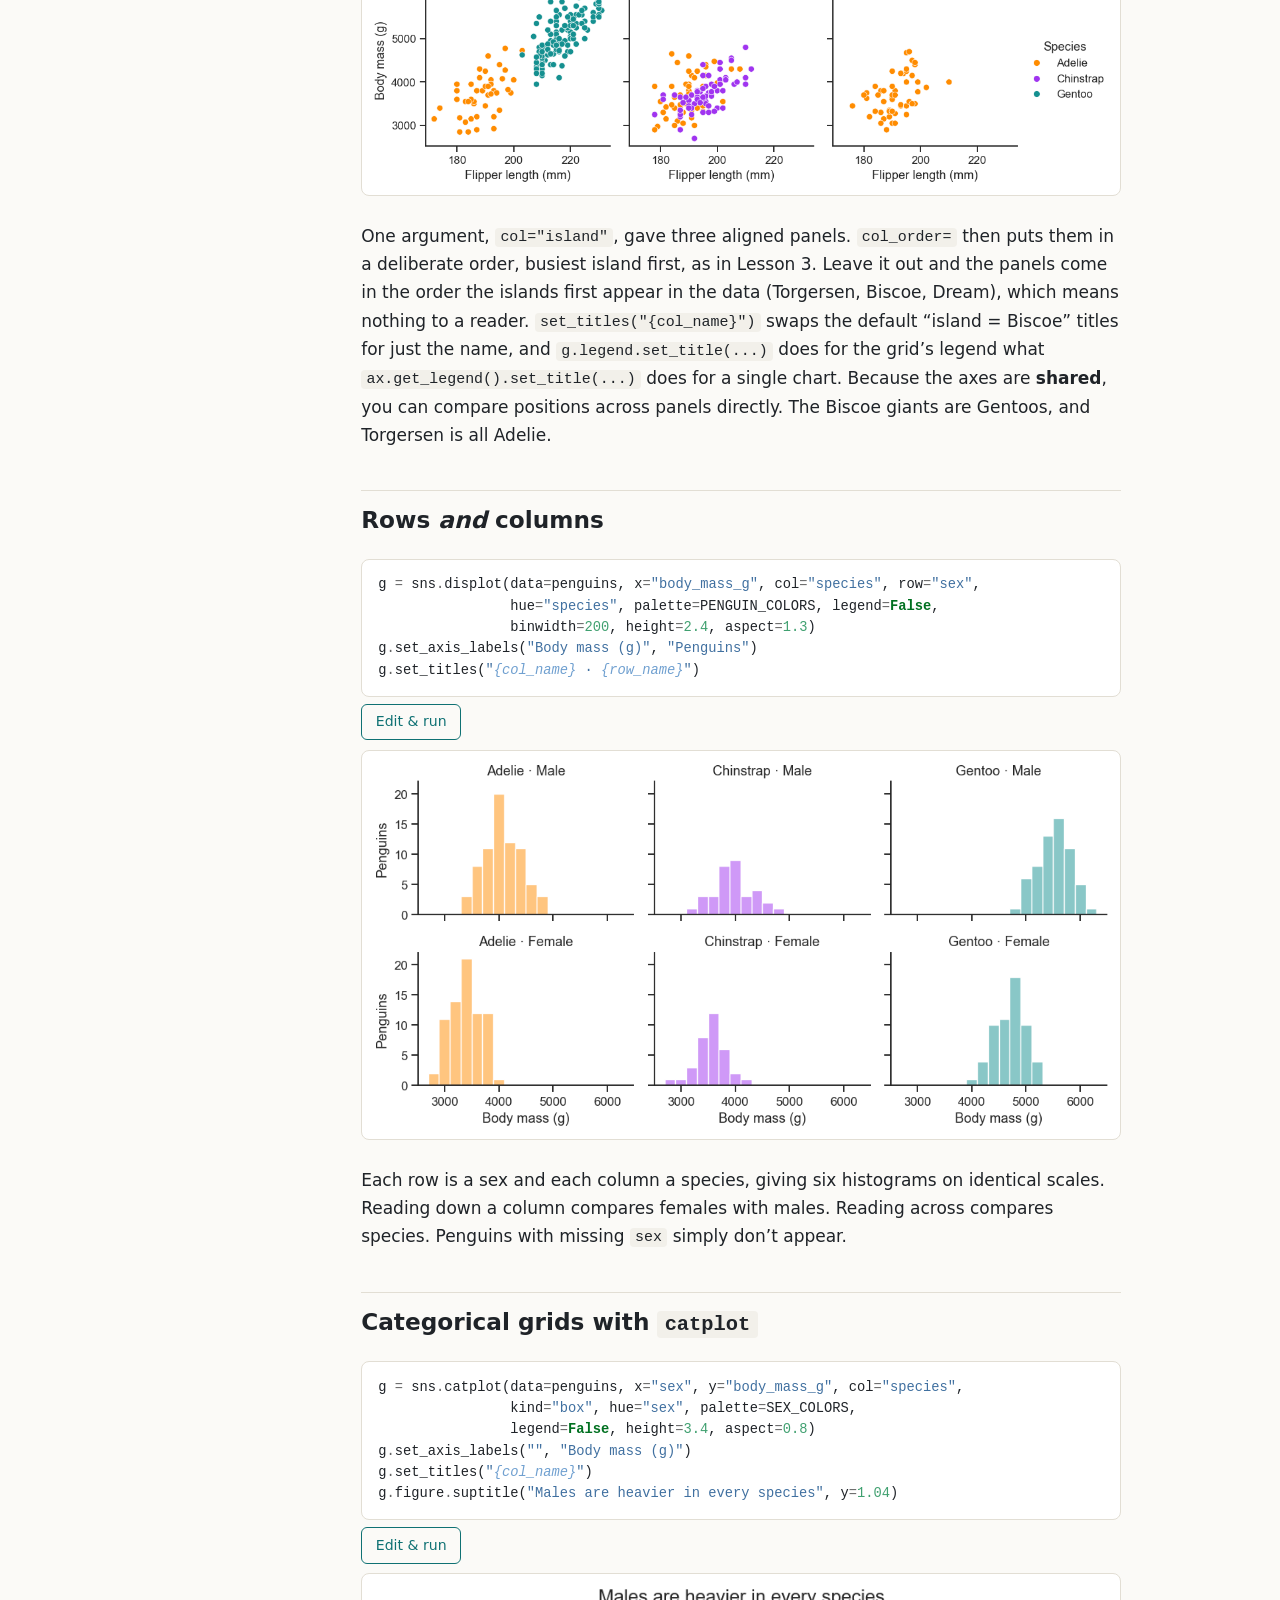
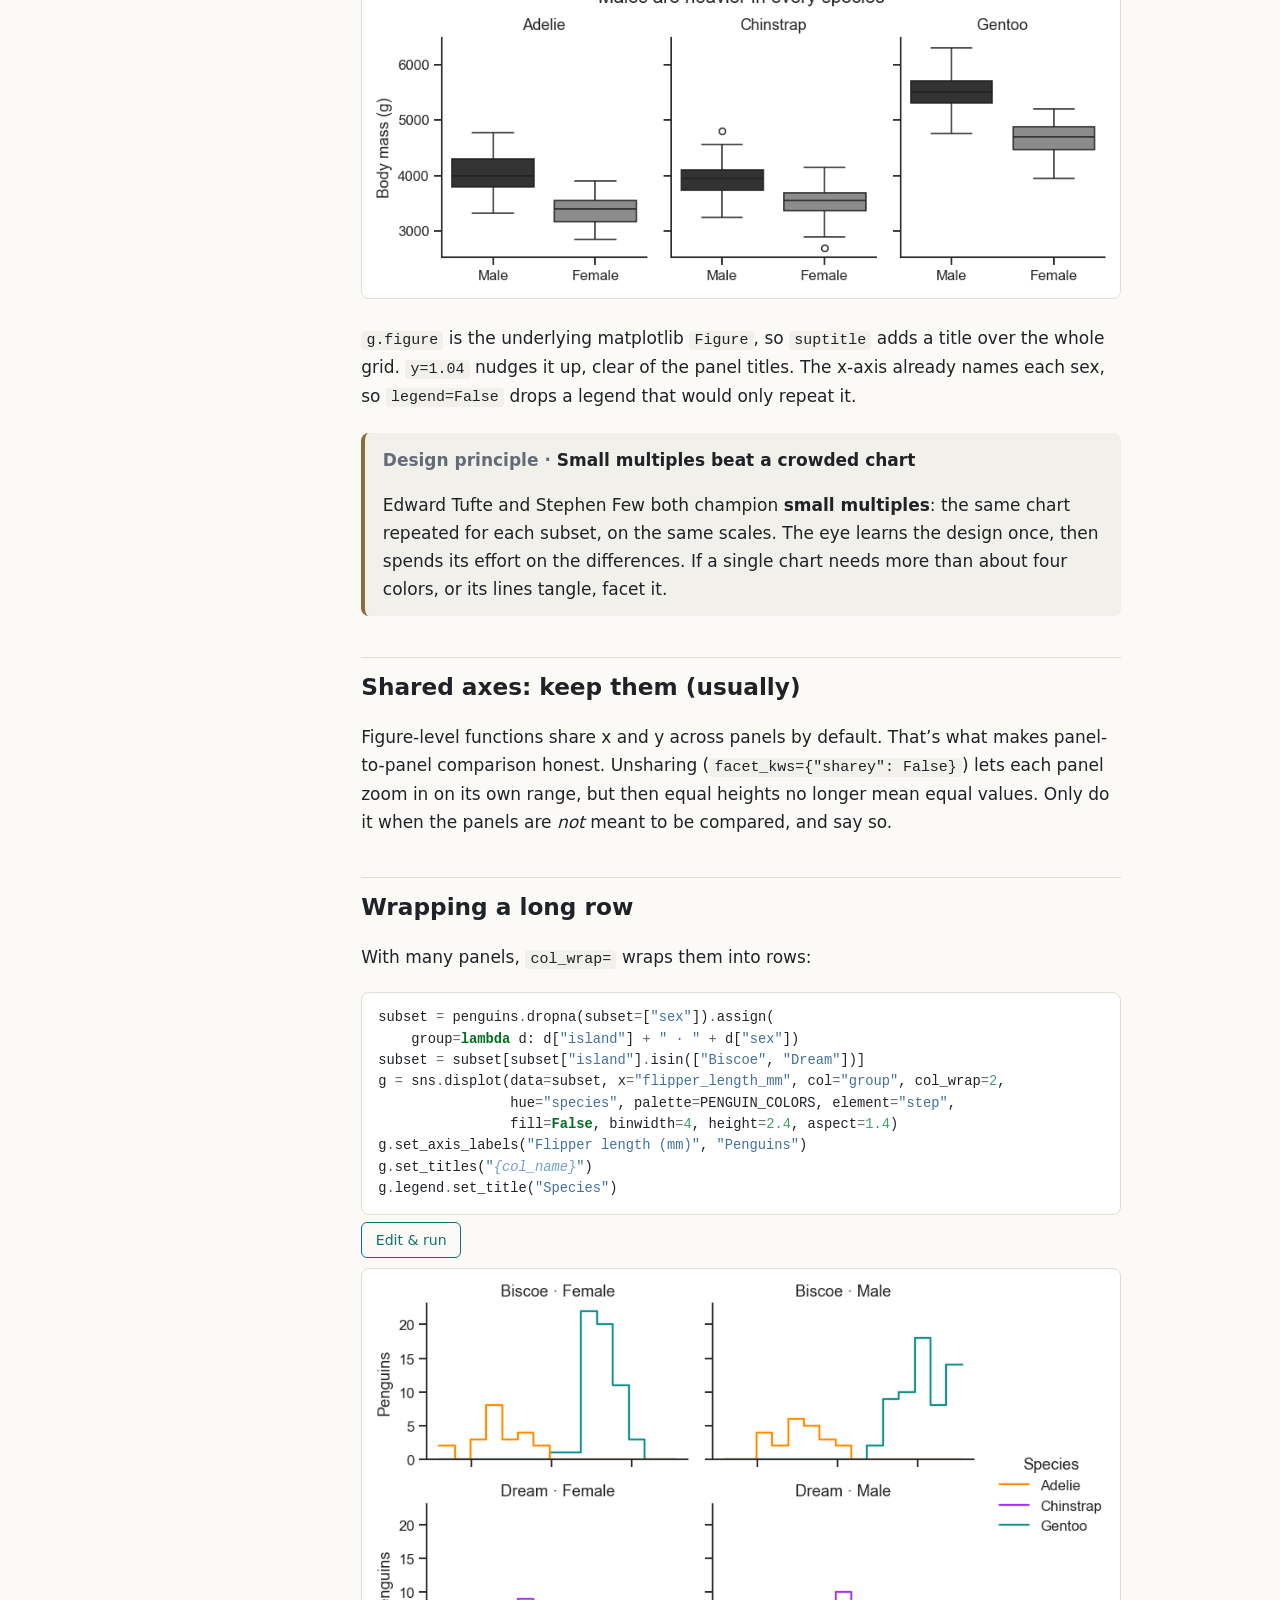
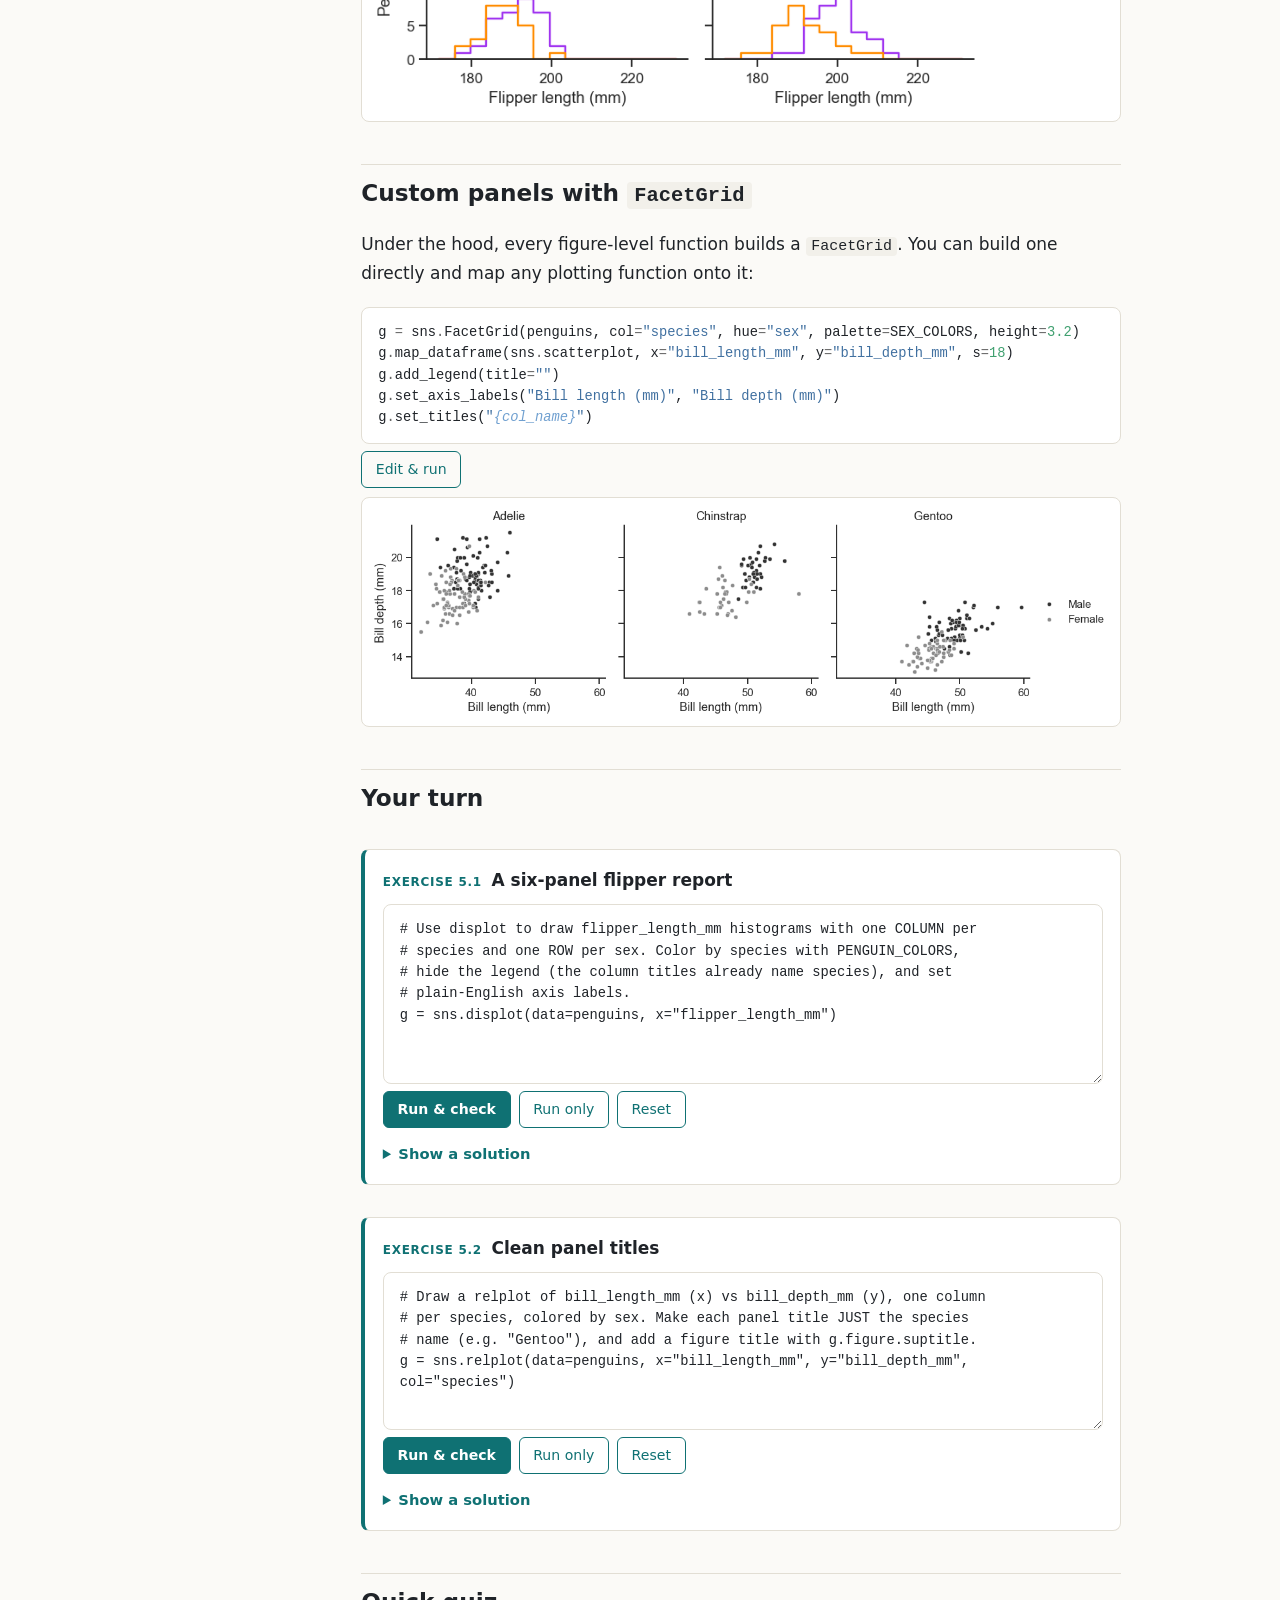
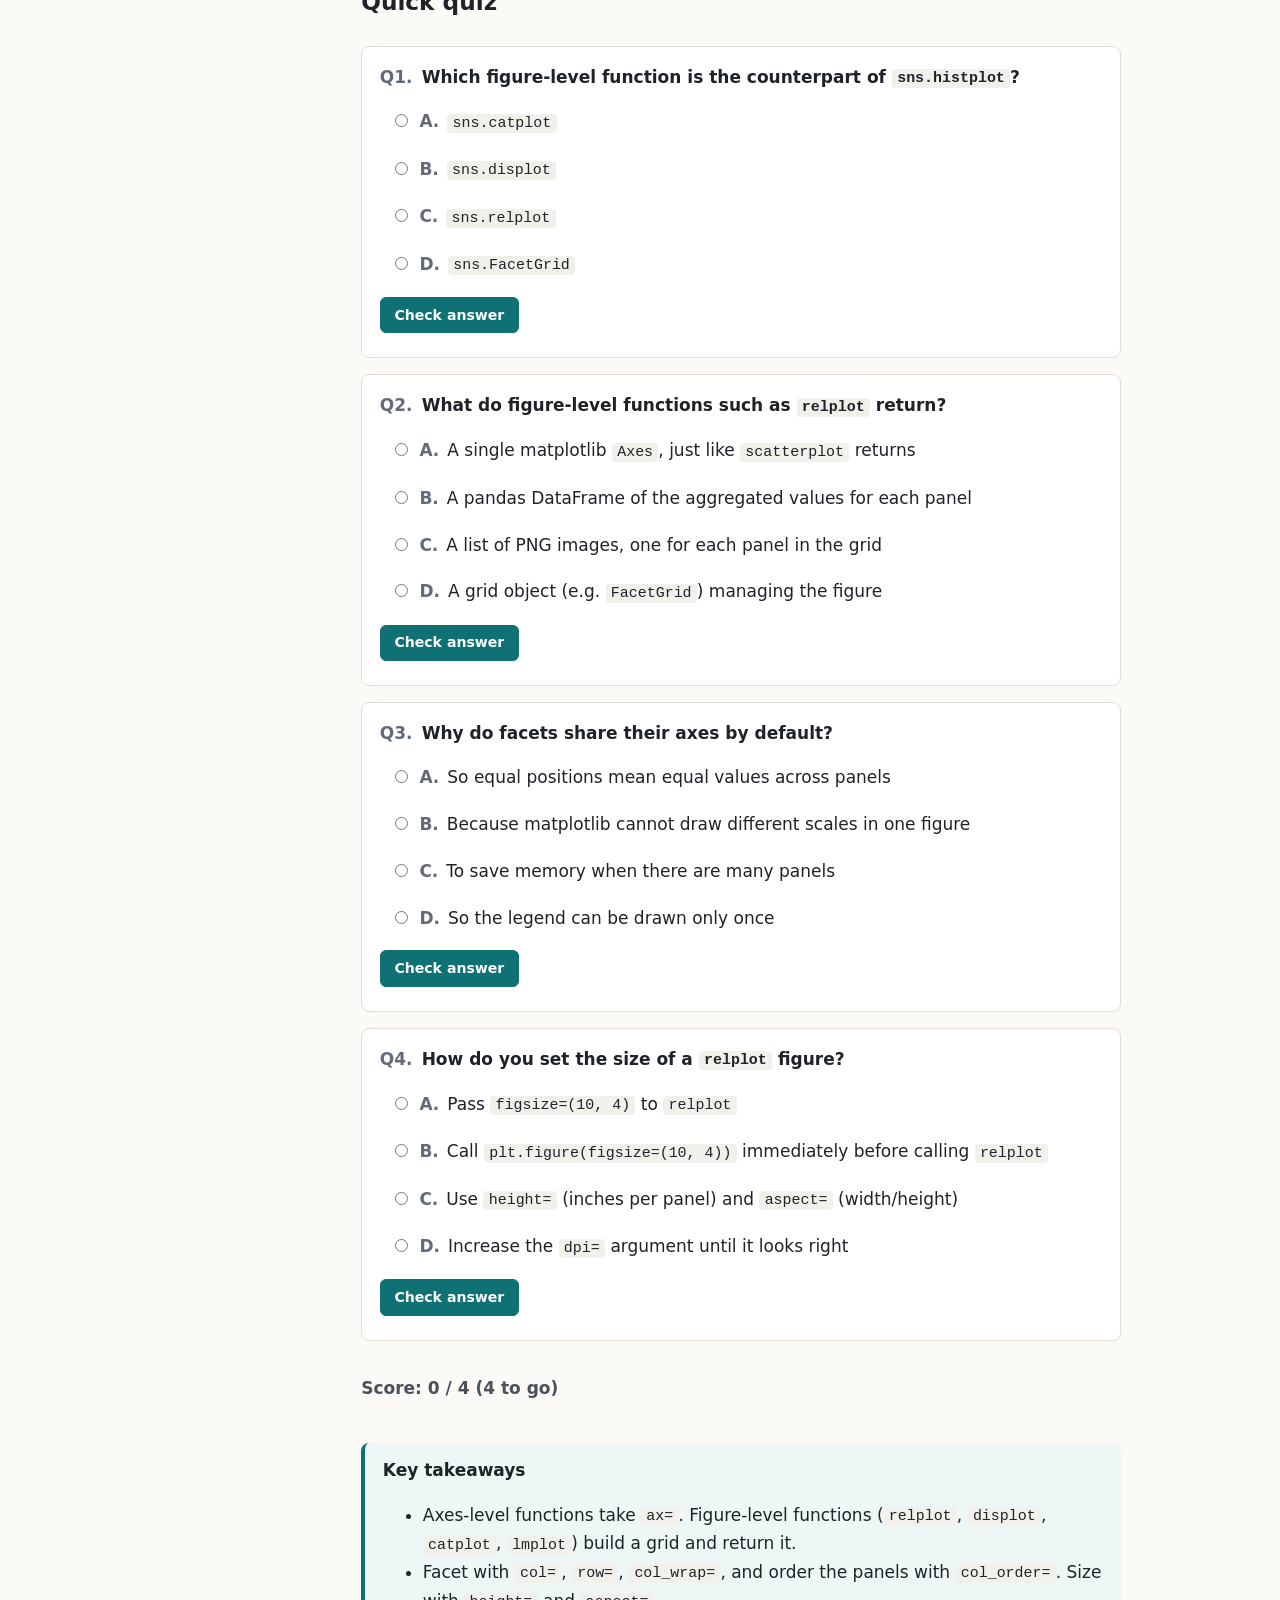
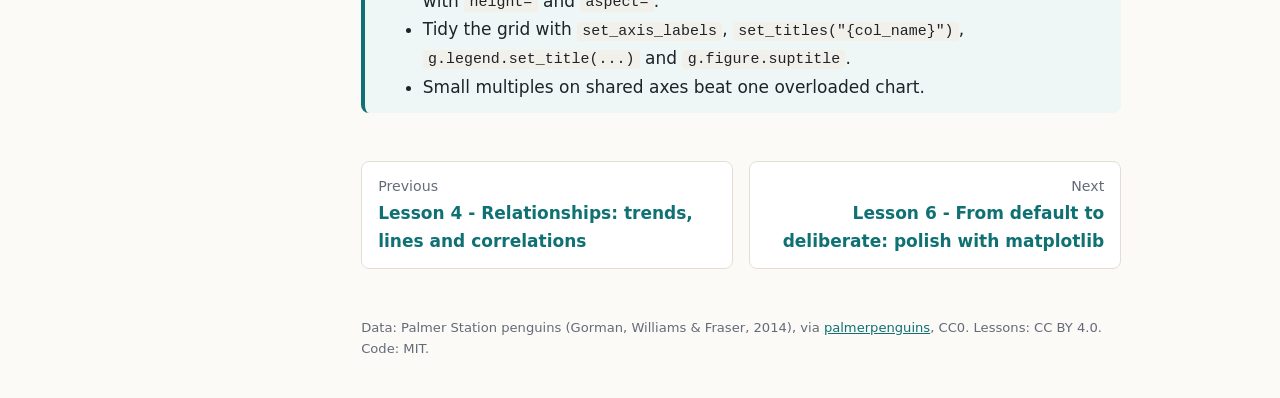
<file: docs/05-small-multiples.html>
<!doctype html>
<html lang="en">
<head>
<meta charset="utf-8">
<meta name="viewport" content="width=device-width, initial-scale=1">
<title>Lesson 5 - Small multiples with figure-level functions · Seaborn with Penguins</title>
<meta name="description" content="A hands-on, browser-runnable course in seaborn and matplotlib for people who already know Python and pandas.">
<link rel="icon" href="data:image/svg+xml,<svg xmlns='http://www.w3.org/2000/svg' viewBox='0 0 100 100'><text y='.9em' font-size='90'>🐧</text></svg>">
<link rel="stylesheet" href="assets/style.css">
<link rel="stylesheet" href="assets/pygments.css">
</head>
<body data-page="05-small-multiples">
<a class="skip-link" href="#main">Skip to content</a>
<header class="topbar">
  <button class="nav-toggle" type="button" aria-controls="sidebar" aria-expanded="false">Menu</button>
  <a class="brand" href="index.html"><span aria-hidden="true">🐧</span> Seaborn with Penguins</a>
  <span class="py-status" data-py-status title="In-browser Python status">Python: not loaded</span>
</header>
<div class="layout">
  <nav class="sidebar" id="sidebar" aria-label="Lessons">
    <ol class="nav-list"><li><a href="index.html" data-page="index"><span class="nav-num">0</span><span class="nav-title">Start here</span></a></li><li><a href="01-first-plot.html" data-page="01-first-plot"><span class="nav-num">1</span><span class="nav-title">Your first plot</span></a></li><li><a href="02-distributions.html" data-page="02-distributions"><span class="nav-num">2</span><span class="nav-title">Distributions</span></a></li><li><a href="03-categories.html" data-page="03-categories"><span class="nav-num">3</span><span class="nav-title">Comparing categories</span></a></li><li><a href="04-relationships.html" data-page="04-relationships"><span class="nav-num">4</span><span class="nav-title">Relationships</span></a></li><li><a href="05-small-multiples.html" data-page="05-small-multiples" aria-current=page><span class="nav-num">5</span><span class="nav-title">Small multiples</span></a></li><li><a href="06-polish.html" data-page="06-polish"><span class="nav-num">6</span><span class="nav-title">Polish with matplotlib</span></a></li><li><a href="07-capstone.html" data-page="07-capstone"><span class="nav-num">7</span><span class="nav-title">Capstone: field report</span></a></li><li><a href="instructor-guide.html" data-page="instructor-guide"><span class="nav-num">★</span><span class="nav-title">Instructor guide</span></a></li></ol>
    <div class="sidebar-foot">
      <a href="https://github.com/acatlin/seaborn-penguins">Source on GitHub</a>
    </div>
  </nav>
  <main id="main" class="content">
    <div class="lesson-tools"><a href="https://colab.research.google.com/github/acatlin/seaborn-penguins/blob/main/docs/notebooks/05-small-multiples.ipynb" target="_blank" rel="noopener" title="Opens in a new tab">Open in Colab</a><a href="notebooks/05-small-multiples.ipynb" download>Download notebook</a><a href="notebooks/05-small-multiples-solutions.ipynb" download>Solutions notebook</a></div>
    <article>
<h1 id="lesson-5-small-multiples-with-figure-level-functions">Lesson 5 - Small multiples with figure-level functions</h1>
<p class="lede">When one chart gets crowded, don't cram in more colors. Split it into a grid of small charts that share the same axes. Seaborn's figure-level functions do this in one argument.</p>

<p><strong>By the end of this lesson you can:</strong></p>
<ul>
<li>tell axes-level functions from figure-level ones, and pick the right one</li>
<li>split any chart into panels with <code>col=</code>, <code>row=</code> and <code>col_wrap=</code></li>
<li>size and label a grid (<code>height</code>, <code>aspect</code>, <code>set_axis_labels</code>, <code>set_titles</code>)</li>
<li>explain why shared axes are the default and when to keep them</li>
</ul>
<div class="cell cell-setup"><div class="code-label">Setup - run this first</div><div class="highlight"><pre><span></span><span class="kn">import</span><span class="w"> </span><span class="nn">pandas</span><span class="w"> </span><span class="k">as</span><span class="w"> </span><span class="nn">pd</span>
<span class="kn">import</span><span class="w"> </span><span class="nn">matplotlib.pyplot</span><span class="w"> </span><span class="k">as</span><span class="w"> </span><span class="nn">plt</span>
<span class="kn">import</span><span class="w"> </span><span class="nn">seaborn</span><span class="w"> </span><span class="k">as</span><span class="w"> </span><span class="nn">sns</span>

<span class="n">sns</span><span class="o">.</span><span class="n">set_theme</span><span class="p">(</span><span class="n">style</span><span class="o">=</span><span class="s2">&quot;ticks&quot;</span><span class="p">)</span>
<span class="n">penguins</span> <span class="o">=</span> <span class="n">sns</span><span class="o">.</span><span class="n">load_dataset</span><span class="p">(</span><span class="s2">&quot;penguins&quot;</span><span class="p">)</span>
<span class="n">PENGUIN_COLORS</span> <span class="o">=</span> <span class="p">{</span><span class="s2">&quot;Adelie&quot;</span><span class="p">:</span> <span class="s2">&quot;#FF8C00&quot;</span><span class="p">,</span> <span class="s2">&quot;Chinstrap&quot;</span><span class="p">:</span> <span class="s2">&quot;#A034F0&quot;</span><span class="p">,</span> <span class="s2">&quot;Gentoo&quot;</span><span class="p">:</span> <span class="s2">&quot;#159090&quot;</span><span class="p">}</span>
<span class="n">SEX_COLORS</span> <span class="o">=</span> <span class="p">{</span><span class="s2">&quot;Female&quot;</span><span class="p">:</span> <span class="s2">&quot;#8c8c8c&quot;</span><span class="p">,</span> <span class="s2">&quot;Male&quot;</span><span class="p">:</span> <span class="s2">&quot;#333333&quot;</span><span class="p">}</span>
</pre></div>
</div>
<h2 id="two-kinds-of-seaborn-function">Two kinds of seaborn function</h2>
<table>
<thead>
<tr>
<th>Family</th>
<th>Axes-level (draws on one <code>ax</code>)</th>
<th>Figure-level (makes a whole grid)</th>
</tr>
</thead>
<tbody>
<tr>
<td>Relationships</td>
<td><code>scatterplot</code>, <code>lineplot</code></td>
<td><code>relplot(kind="scatter" / "line")</code></td>
</tr>
<tr>
<td>Distributions</td>
<td><code>histplot</code>, <code>kdeplot</code>, <code>ecdfplot</code></td>
<td><code>displot(kind="hist" / "kde" / "ecdf")</code></td>
</tr>
<tr>
<td>Categories</td>
<td><code>boxplot</code>, <code>barplot</code>, <code>stripplot</code>, &hellip;</td>
<td><code>catplot(kind="box" / "bar" / "strip" / ...)</code></td>
</tr>
<tr>
<td>Regression</td>
<td><code>regplot</code></td>
<td><code>lmplot</code></td>
</tr>
</tbody>
</table>
<p><strong>Axes-level</strong> functions take <code>ax=</code> and return an <code>Axes</code>. Use them when <em>you</em> build the layout with matplotlib (Lessons 6 and 7). <strong>Figure-level</strong> functions create their own figure, accept <code>col=</code> and <code>row=</code>, and return a <strong><code>FacetGrid</code></strong>. You size them with <code>height=</code> (inches per panel) and <code>aspect=</code> (width ÷ height), not <code>figsize</code>.</p>
<h2 id="one-panel-per-island">One panel per island</h2>
<div class="cell" data-cell><div class="highlight"><pre><span></span><span class="n">g</span> <span class="o">=</span> <span class="n">sns</span><span class="o">.</span><span class="n">relplot</span><span class="p">(</span><span class="n">data</span><span class="o">=</span><span class="n">penguins</span><span class="p">,</span> <span class="n">x</span><span class="o">=</span><span class="s2">&quot;flipper_length_mm&quot;</span><span class="p">,</span> <span class="n">y</span><span class="o">=</span><span class="s2">&quot;body_mass_g&quot;</span><span class="p">,</span>
                <span class="n">hue</span><span class="o">=</span><span class="s2">&quot;species&quot;</span><span class="p">,</span> <span class="n">palette</span><span class="o">=</span><span class="n">PENGUIN_COLORS</span><span class="p">,</span>
                <span class="n">col</span><span class="o">=</span><span class="s2">&quot;island&quot;</span><span class="p">,</span> <span class="n">col_order</span><span class="o">=</span><span class="p">[</span><span class="s2">&quot;Biscoe&quot;</span><span class="p">,</span> <span class="s2">&quot;Dream&quot;</span><span class="p">,</span> <span class="s2">&quot;Torgersen&quot;</span><span class="p">],</span>  <span class="c1"># busiest first</span>
                <span class="n">height</span><span class="o">=</span><span class="mf">3.4</span><span class="p">,</span> <span class="n">aspect</span><span class="o">=</span><span class="mf">0.9</span><span class="p">)</span>
<span class="n">g</span><span class="o">.</span><span class="n">set_axis_labels</span><span class="p">(</span><span class="s2">&quot;Flipper length (mm)&quot;</span><span class="p">,</span> <span class="s2">&quot;Body mass (g)&quot;</span><span class="p">)</span>
<span class="n">g</span><span class="o">.</span><span class="n">set_titles</span><span class="p">(</span><span class="s2">&quot;</span><span class="si">{col_name}</span><span class="s2">&quot;</span><span class="p">)</span>
<span class="n">g</span><span class="o">.</span><span class="n">legend</span><span class="o">.</span><span class="n">set_title</span><span class="p">(</span><span class="s2">&quot;Species&quot;</span><span class="p">)</span>
</pre></div>
<script type="application/json" class="cell-data">{"code": "g = sns.relplot(data=penguins, x=\"flipper_length_mm\", y=\"body_mass_g\",\n                hue=\"species\", palette=PENGUIN_COLORS,\n                col=\"island\", col_order=[\"Biscoe\", \"Dream\", \"Torgersen\"],  # busiest first\n                height=3.4, aspect=0.9)\ng.set_axis_labels(\"Flipper length (mm)\", \"Body mass (g)\")\ng.set_titles(\"{col_name}\")\ng.legend.set_title(\"Species\")"}</script><div class="cell-toolbar"><button type="button" class="btn-ghost" data-action="edit" title="Open this example in a live Python editor">Edit &amp; run</button></div><figure class="cell-figure"><img src="img/05-relplot-col.png" alt="Three scatter panels of flipper length versus body mass, one per island from the busiest to the quietest (Biscoe, Dream, Torgersen), colored by species, sharing the same axes." loading="lazy"></figure><div class="cell-live"></div></div>
<p>One argument, <code>col="island"</code>, gave three aligned panels. <code>col_order=</code> then puts them in a deliberate order, busiest island first, as in Lesson 3. Leave it out and the panels come in the order the islands first appear in the data (Torgersen, Biscoe, Dream), which means nothing to a reader. <code>set_titles("{col_name}")</code> swaps the default &ldquo;island = Biscoe&rdquo; titles for just the name, and <code>g.legend.set_title(...)</code> does for the grid&rsquo;s legend what <code>ax.get_legend().set_title(...)</code> does for a single chart. Because the axes are <strong>shared</strong>, you can compare positions across panels directly. The Biscoe giants are Gentoos, and Torgersen is all Adelie.</p>
<h2 id="rows-and-columns">Rows <em>and</em> columns</h2>
<div class="cell" data-cell><div class="highlight"><pre><span></span><span class="n">g</span> <span class="o">=</span> <span class="n">sns</span><span class="o">.</span><span class="n">displot</span><span class="p">(</span><span class="n">data</span><span class="o">=</span><span class="n">penguins</span><span class="p">,</span> <span class="n">x</span><span class="o">=</span><span class="s2">&quot;body_mass_g&quot;</span><span class="p">,</span> <span class="n">col</span><span class="o">=</span><span class="s2">&quot;species&quot;</span><span class="p">,</span> <span class="n">row</span><span class="o">=</span><span class="s2">&quot;sex&quot;</span><span class="p">,</span>
                <span class="n">hue</span><span class="o">=</span><span class="s2">&quot;species&quot;</span><span class="p">,</span> <span class="n">palette</span><span class="o">=</span><span class="n">PENGUIN_COLORS</span><span class="p">,</span> <span class="n">legend</span><span class="o">=</span><span class="kc">False</span><span class="p">,</span>
                <span class="n">binwidth</span><span class="o">=</span><span class="mi">200</span><span class="p">,</span> <span class="n">height</span><span class="o">=</span><span class="mf">2.4</span><span class="p">,</span> <span class="n">aspect</span><span class="o">=</span><span class="mf">1.3</span><span class="p">)</span>
<span class="n">g</span><span class="o">.</span><span class="n">set_axis_labels</span><span class="p">(</span><span class="s2">&quot;Body mass (g)&quot;</span><span class="p">,</span> <span class="s2">&quot;Penguins&quot;</span><span class="p">)</span>
<span class="n">g</span><span class="o">.</span><span class="n">set_titles</span><span class="p">(</span><span class="s2">&quot;</span><span class="si">{col_name}</span><span class="s2"> · </span><span class="si">{row_name}</span><span class="s2">&quot;</span><span class="p">)</span>
</pre></div>
<script type="application/json" class="cell-data">{"code": "g = sns.displot(data=penguins, x=\"body_mass_g\", col=\"species\", row=\"sex\",\n                hue=\"species\", palette=PENGUIN_COLORS, legend=False,\n                binwidth=200, height=2.4, aspect=1.3)\ng.set_axis_labels(\"Body mass (g)\", \"Penguins\")\ng.set_titles(\"{col_name} \u00b7 {row_name}\")"}</script><div class="cell-toolbar"><button type="button" class="btn-ghost" data-action="edit" title="Open this example in a live Python editor">Edit &amp; run</button></div><figure class="cell-figure"><img src="img/05-displot-grid.png" alt="Grid of six histograms of body mass: rows for female and male, columns for each species; males are heavier in every species." loading="lazy"></figure><div class="cell-live"></div></div>
<p>Each row is a sex and each column a species, giving six histograms on identical scales. Reading down a column compares females with males. Reading across compares species. Penguins with missing <code>sex</code> simply don&rsquo;t appear.</p>
<h2 id="categorical-grids-with-catplot">Categorical grids with <code>catplot</code></h2>
<div class="cell" data-cell><div class="highlight"><pre><span></span><span class="n">g</span> <span class="o">=</span> <span class="n">sns</span><span class="o">.</span><span class="n">catplot</span><span class="p">(</span><span class="n">data</span><span class="o">=</span><span class="n">penguins</span><span class="p">,</span> <span class="n">x</span><span class="o">=</span><span class="s2">&quot;sex&quot;</span><span class="p">,</span> <span class="n">y</span><span class="o">=</span><span class="s2">&quot;body_mass_g&quot;</span><span class="p">,</span> <span class="n">col</span><span class="o">=</span><span class="s2">&quot;species&quot;</span><span class="p">,</span>
                <span class="n">kind</span><span class="o">=</span><span class="s2">&quot;box&quot;</span><span class="p">,</span> <span class="n">hue</span><span class="o">=</span><span class="s2">&quot;sex&quot;</span><span class="p">,</span> <span class="n">palette</span><span class="o">=</span><span class="n">SEX_COLORS</span><span class="p">,</span>
                <span class="n">legend</span><span class="o">=</span><span class="kc">False</span><span class="p">,</span> <span class="n">height</span><span class="o">=</span><span class="mf">3.4</span><span class="p">,</span> <span class="n">aspect</span><span class="o">=</span><span class="mf">0.8</span><span class="p">)</span>
<span class="n">g</span><span class="o">.</span><span class="n">set_axis_labels</span><span class="p">(</span><span class="s2">&quot;&quot;</span><span class="p">,</span> <span class="s2">&quot;Body mass (g)&quot;</span><span class="p">)</span>
<span class="n">g</span><span class="o">.</span><span class="n">set_titles</span><span class="p">(</span><span class="s2">&quot;</span><span class="si">{col_name}</span><span class="s2">&quot;</span><span class="p">)</span>
<span class="n">g</span><span class="o">.</span><span class="n">figure</span><span class="o">.</span><span class="n">suptitle</span><span class="p">(</span><span class="s2">&quot;Males are heavier in every species&quot;</span><span class="p">,</span> <span class="n">y</span><span class="o">=</span><span class="mf">1.04</span><span class="p">)</span>
</pre></div>
<script type="application/json" class="cell-data">{"code": "g = sns.catplot(data=penguins, x=\"sex\", y=\"body_mass_g\", col=\"species\",\n                kind=\"box\", hue=\"sex\", palette=SEX_COLORS,\n                legend=False, height=3.4, aspect=0.8)\ng.set_axis_labels(\"\", \"Body mass (g)\")\ng.set_titles(\"{col_name}\")\ng.figure.suptitle(\"Males are heavier in every species\", y=1.04)"}</script><div class="cell-toolbar"><button type="button" class="btn-ghost" data-action="edit" title="Open this example in a live Python editor">Edit &amp; run</button></div><figure class="cell-figure"><img src="img/05-catplot.png" alt="Three box-plot panels, one per species, comparing body mass of female and male penguins; males are heavier in each." loading="lazy"></figure><div class="cell-live"></div></div>
<p><code>g.figure</code> is the underlying matplotlib <code>Figure</code>, so <code>suptitle</code> adds a title over the whole grid. <code>y=1.04</code> nudges it up, clear of the panel titles. The x-axis already names each sex, so <code>legend=False</code> drops a legend that would only repeat it.</p>
<div class="admonition few">
<p class="admonition-title">Small multiples beat a crowded chart</p>
<p>Edward Tufte and Stephen Few both champion <strong>small multiples</strong>: the same chart repeated for each subset, on the same scales. The eye learns the design once, then spends its effort on the differences. If a single chart needs more than about four colors, or its lines tangle, facet it.</p>
</div>
<h2 id="shared-axes-keep-them-usually">Shared axes: keep them (usually)</h2>
<p>Figure-level functions share x and y across panels by default. That&rsquo;s what makes panel-to-panel comparison honest. Unsharing (<code>facet_kws={"sharey": False}</code>) lets each panel zoom in on its own range, but then equal heights no longer mean equal values. Only do it when the panels are <em>not</em> meant to be compared, and say so.</p>
<h2 id="wrapping-a-long-row">Wrapping a long row</h2>
<p>With many panels, <code>col_wrap=</code> wraps them into rows:</p>
<div class="cell" data-cell><div class="highlight"><pre><span></span><span class="n">subset</span> <span class="o">=</span> <span class="n">penguins</span><span class="o">.</span><span class="n">dropna</span><span class="p">(</span><span class="n">subset</span><span class="o">=</span><span class="p">[</span><span class="s2">&quot;sex&quot;</span><span class="p">])</span><span class="o">.</span><span class="n">assign</span><span class="p">(</span>
    <span class="n">group</span><span class="o">=</span><span class="k">lambda</span> <span class="n">d</span><span class="p">:</span> <span class="n">d</span><span class="p">[</span><span class="s2">&quot;island&quot;</span><span class="p">]</span> <span class="o">+</span> <span class="s2">&quot; · &quot;</span> <span class="o">+</span> <span class="n">d</span><span class="p">[</span><span class="s2">&quot;sex&quot;</span><span class="p">])</span>
<span class="n">subset</span> <span class="o">=</span> <span class="n">subset</span><span class="p">[</span><span class="n">subset</span><span class="p">[</span><span class="s2">&quot;island&quot;</span><span class="p">]</span><span class="o">.</span><span class="n">isin</span><span class="p">([</span><span class="s2">&quot;Biscoe&quot;</span><span class="p">,</span> <span class="s2">&quot;Dream&quot;</span><span class="p">])]</span>
<span class="n">g</span> <span class="o">=</span> <span class="n">sns</span><span class="o">.</span><span class="n">displot</span><span class="p">(</span><span class="n">data</span><span class="o">=</span><span class="n">subset</span><span class="p">,</span> <span class="n">x</span><span class="o">=</span><span class="s2">&quot;flipper_length_mm&quot;</span><span class="p">,</span> <span class="n">col</span><span class="o">=</span><span class="s2">&quot;group&quot;</span><span class="p">,</span> <span class="n">col_wrap</span><span class="o">=</span><span class="mi">2</span><span class="p">,</span>
                <span class="n">hue</span><span class="o">=</span><span class="s2">&quot;species&quot;</span><span class="p">,</span> <span class="n">palette</span><span class="o">=</span><span class="n">PENGUIN_COLORS</span><span class="p">,</span> <span class="n">element</span><span class="o">=</span><span class="s2">&quot;step&quot;</span><span class="p">,</span>
                <span class="n">fill</span><span class="o">=</span><span class="kc">False</span><span class="p">,</span> <span class="n">binwidth</span><span class="o">=</span><span class="mi">4</span><span class="p">,</span> <span class="n">height</span><span class="o">=</span><span class="mf">2.4</span><span class="p">,</span> <span class="n">aspect</span><span class="o">=</span><span class="mf">1.4</span><span class="p">)</span>
<span class="n">g</span><span class="o">.</span><span class="n">set_axis_labels</span><span class="p">(</span><span class="s2">&quot;Flipper length (mm)&quot;</span><span class="p">,</span> <span class="s2">&quot;Penguins&quot;</span><span class="p">)</span>
<span class="n">g</span><span class="o">.</span><span class="n">set_titles</span><span class="p">(</span><span class="s2">&quot;</span><span class="si">{col_name}</span><span class="s2">&quot;</span><span class="p">)</span>
<span class="n">g</span><span class="o">.</span><span class="n">legend</span><span class="o">.</span><span class="n">set_title</span><span class="p">(</span><span class="s2">&quot;Species&quot;</span><span class="p">)</span>
</pre></div>
<script type="application/json" class="cell-data">{"code": "subset = penguins.dropna(subset=[\"sex\"]).assign(\n    group=lambda d: d[\"island\"] + \" \u00b7 \" + d[\"sex\"])\nsubset = subset[subset[\"island\"].isin([\"Biscoe\", \"Dream\"])]\ng = sns.displot(data=subset, x=\"flipper_length_mm\", col=\"group\", col_wrap=2,\n                hue=\"species\", palette=PENGUIN_COLORS, element=\"step\",\n                fill=False, binwidth=4, height=2.4, aspect=1.4)\ng.set_axis_labels(\"Flipper length (mm)\", \"Penguins\")\ng.set_titles(\"{col_name}\")\ng.legend.set_title(\"Species\")"}</script><div class="cell-toolbar"><button type="button" class="btn-ghost" data-action="edit" title="Open this example in a live Python editor">Edit &amp; run</button></div><figure class="cell-figure"><img src="img/05-colwrap.png" alt="Four histogram panels of flipper length by island-and-sex combinations wrapped into two rows." loading="lazy"></figure><div class="cell-live"></div></div>
<h2 id="custom-panels-with-facetgrid">Custom panels with <code>FacetGrid</code></h2>
<p>Under the hood, every figure-level function builds a <code>FacetGrid</code>. You can build one directly and map any plotting function onto it:</p>
<div class="cell" data-cell><div class="highlight"><pre><span></span><span class="n">g</span> <span class="o">=</span> <span class="n">sns</span><span class="o">.</span><span class="n">FacetGrid</span><span class="p">(</span><span class="n">penguins</span><span class="p">,</span> <span class="n">col</span><span class="o">=</span><span class="s2">&quot;species&quot;</span><span class="p">,</span> <span class="n">hue</span><span class="o">=</span><span class="s2">&quot;sex&quot;</span><span class="p">,</span> <span class="n">palette</span><span class="o">=</span><span class="n">SEX_COLORS</span><span class="p">,</span> <span class="n">height</span><span class="o">=</span><span class="mf">3.2</span><span class="p">)</span>
<span class="n">g</span><span class="o">.</span><span class="n">map_dataframe</span><span class="p">(</span><span class="n">sns</span><span class="o">.</span><span class="n">scatterplot</span><span class="p">,</span> <span class="n">x</span><span class="o">=</span><span class="s2">&quot;bill_length_mm&quot;</span><span class="p">,</span> <span class="n">y</span><span class="o">=</span><span class="s2">&quot;bill_depth_mm&quot;</span><span class="p">,</span> <span class="n">s</span><span class="o">=</span><span class="mi">18</span><span class="p">)</span>
<span class="n">g</span><span class="o">.</span><span class="n">add_legend</span><span class="p">(</span><span class="n">title</span><span class="o">=</span><span class="s2">&quot;&quot;</span><span class="p">)</span>
<span class="n">g</span><span class="o">.</span><span class="n">set_axis_labels</span><span class="p">(</span><span class="s2">&quot;Bill length (mm)&quot;</span><span class="p">,</span> <span class="s2">&quot;Bill depth (mm)&quot;</span><span class="p">)</span>
<span class="n">g</span><span class="o">.</span><span class="n">set_titles</span><span class="p">(</span><span class="s2">&quot;</span><span class="si">{col_name}</span><span class="s2">&quot;</span><span class="p">)</span>
</pre></div>
<script type="application/json" class="cell-data">{"code": "g = sns.FacetGrid(penguins, col=\"species\", hue=\"sex\", palette=SEX_COLORS, height=3.2)\ng.map_dataframe(sns.scatterplot, x=\"bill_length_mm\", y=\"bill_depth_mm\", s=18)\ng.add_legend(title=\"\")\ng.set_axis_labels(\"Bill length (mm)\", \"Bill depth (mm)\")\ng.set_titles(\"{col_name}\")"}</script><div class="cell-toolbar"><button type="button" class="btn-ghost" data-action="edit" title="Open this example in a live Python editor">Edit &amp; run</button></div><figure class="cell-figure"><img src="img/05-facetgrid.png" alt="Three panels by species, each a scatter of bill length versus bill depth with female and male penguins in different grays." loading="lazy"></figure><div class="cell-live"></div></div>
<h2 id="your-turn">Your turn</h2>

<div class="exercise" id="ex-5.1" data-exercise>
  <div class="exercise-head"><span class="exercise-tag">Exercise 5.1</span>
    <span class="exercise-title">A six-panel flipper report</span></div>
  <textarea class="cell-editor" rows="7" spellcheck="false" autocapitalize="off"
    aria-label="Code editor for exercise 5.1"># Use displot to draw flipper_length_mm histograms with one COLUMN per
# species and one ROW per sex. Color by species with PENGUIN_COLORS,
# hide the legend (the column titles already name species), and set
# plain-English axis labels.
g = sns.displot(data=penguins, x=&quot;flipper_length_mm&quot;)</textarea>
  <div class="cell-toolbar">
    <button type="button" class="btn-primary" data-action="check">Run &amp; check</button>
    <button type="button" class="btn-ghost" data-action="run">Run only</button>
    <button type="button" class="btn-ghost" data-action="reset">Reset</button>
  </div>
  <div class="cell-live"></div>
  <details class="solution"><summary>Show a solution</summary>
    <div class="highlight"><pre><span></span><span class="n">g</span> <span class="o">=</span> <span class="n">sns</span><span class="o">.</span><span class="n">displot</span><span class="p">(</span><span class="n">data</span><span class="o">=</span><span class="n">penguins</span><span class="p">,</span> <span class="n">x</span><span class="o">=</span><span class="s2">&quot;flipper_length_mm&quot;</span><span class="p">,</span> <span class="n">col</span><span class="o">=</span><span class="s2">&quot;species&quot;</span><span class="p">,</span> <span class="n">row</span><span class="o">=</span><span class="s2">&quot;sex&quot;</span><span class="p">,</span>
                <span class="n">hue</span><span class="o">=</span><span class="s2">&quot;species&quot;</span><span class="p">,</span> <span class="n">palette</span><span class="o">=</span><span class="n">PENGUIN_COLORS</span><span class="p">,</span> <span class="n">legend</span><span class="o">=</span><span class="kc">False</span><span class="p">,</span>
                <span class="n">binwidth</span><span class="o">=</span><span class="mi">3</span><span class="p">,</span> <span class="n">height</span><span class="o">=</span><span class="mf">2.4</span><span class="p">,</span> <span class="n">aspect</span><span class="o">=</span><span class="mf">1.3</span><span class="p">)</span>
<span class="n">g</span><span class="o">.</span><span class="n">set_axis_labels</span><span class="p">(</span><span class="s2">&quot;Flipper length (mm)&quot;</span><span class="p">,</span> <span class="s2">&quot;Penguins&quot;</span><span class="p">)</span>
<span class="n">g</span><span class="o">.</span><span class="n">set_titles</span><span class="p">(</span><span class="s2">&quot;</span><span class="si">{col_name}</span><span class="s2"> · </span><span class="si">{row_name}</span><span class="s2">&quot;</span><span class="p">)</span>
</pre></div>
<figure class="cell-figure"><img src="img/sol-5.1.png" alt="Solution chart for exercise 5.1" loading="lazy"></figure>
    <button type="button" class="btn-ghost" data-action="load-solution">Load solution into editor</button>
  </details>
  <script type="application/json" class="cell-data">{"starter": "# Use displot to draw flipper_length_mm histograms with one COLUMN per\n# species and one ROW per sex. Color by species with PENGUIN_COLORS,\n# hide the legend (the column titles already name species), and set\n# plain-English axis labels.\ng = sns.displot(data=penguins, x=\"flipper_length_mm\")", "solution": "g = sns.displot(data=penguins, x=\"flipper_length_mm\", col=\"species\", row=\"sex\",\n                hue=\"species\", palette=PENGUIN_COLORS, legend=False,\n                binwidth=3, height=2.4, aspect=1.3)\ng.set_axis_labels(\"Flipper length (mm)\", \"Penguins\")\ng.set_titles(\"{col_name} \u00b7 {row_name}\")", "check": "axes = chart_axes()\nassert len(axes) == 6, f\"I expected 6 panels (3 species x 2 sexes) but found {len(axes)}. Use col= and row=.\"\nxlims = {tuple(round(v) for v in ax.get_xlim()) for ax in axes}\nassert len(xlims) == 1, \"Keep the x-axes shared so the panels are comparable.\"\nassert not legend_labels(), \"Drop the legend with legend=False - the panel titles already name the species.\"\nassert near_color(PENGUIN_COLORS[\"Chinstrap\"], set().union(*[colors_used(a) for a in axes]), tol=0.1), \"Color by species: hue='species', palette=PENGUIN_COLORS.\"\nassert any(\"mm\" in ax.get_xlabel() and \"_\" not in ax.get_xlabel() for ax in axes), \"Label the x-axis in plain English with units, e.g. g.set_axis_labels('Flipper length (mm)', 'Penguins').\"\nprint(\"Six aligned panels on shared scales: species differences dominate, and males run longer in each.\")"}</script>
</div>



<div class="exercise" id="ex-5.2" data-exercise>
  <div class="exercise-head"><span class="exercise-tag">Exercise 5.2</span>
    <span class="exercise-title">Clean panel titles</span></div>
  <textarea class="cell-editor" rows="6" spellcheck="false" autocapitalize="off"
    aria-label="Code editor for exercise 5.2"># Draw a relplot of bill_length_mm (x) vs bill_depth_mm (y), one column
# per species, colored by sex. Make each panel title JUST the species
# name (e.g. &quot;Gentoo&quot;), and add a figure title with g.figure.suptitle.
g = sns.relplot(data=penguins, x=&quot;bill_length_mm&quot;, y=&quot;bill_depth_mm&quot;, col=&quot;species&quot;)</textarea>
  <div class="cell-toolbar">
    <button type="button" class="btn-primary" data-action="check">Run &amp; check</button>
    <button type="button" class="btn-ghost" data-action="run">Run only</button>
    <button type="button" class="btn-ghost" data-action="reset">Reset</button>
  </div>
  <div class="cell-live"></div>
  <details class="solution"><summary>Show a solution</summary>
    <div class="highlight"><pre><span></span><span class="n">g</span> <span class="o">=</span> <span class="n">sns</span><span class="o">.</span><span class="n">relplot</span><span class="p">(</span><span class="n">data</span><span class="o">=</span><span class="n">penguins</span><span class="p">,</span> <span class="n">x</span><span class="o">=</span><span class="s2">&quot;bill_length_mm&quot;</span><span class="p">,</span> <span class="n">y</span><span class="o">=</span><span class="s2">&quot;bill_depth_mm&quot;</span><span class="p">,</span>
                <span class="n">col</span><span class="o">=</span><span class="s2">&quot;species&quot;</span><span class="p">,</span> <span class="n">hue</span><span class="o">=</span><span class="s2">&quot;sex&quot;</span><span class="p">,</span> <span class="n">palette</span><span class="o">=</span><span class="n">SEX_COLORS</span><span class="p">,</span> <span class="n">height</span><span class="o">=</span><span class="mf">3.2</span><span class="p">)</span>
<span class="n">g</span><span class="o">.</span><span class="n">set_axis_labels</span><span class="p">(</span><span class="s2">&quot;Bill length (mm)&quot;</span><span class="p">,</span> <span class="s2">&quot;Bill depth (mm)&quot;</span><span class="p">)</span>
<span class="n">g</span><span class="o">.</span><span class="n">set_titles</span><span class="p">(</span><span class="s2">&quot;</span><span class="si">{col_name}</span><span class="s2">&quot;</span><span class="p">)</span>
<span class="n">g</span><span class="o">.</span><span class="n">legend</span><span class="o">.</span><span class="n">set_title</span><span class="p">(</span><span class="s2">&quot;Sex&quot;</span><span class="p">)</span>
<span class="n">g</span><span class="o">.</span><span class="n">figure</span><span class="o">.</span><span class="n">suptitle</span><span class="p">(</span><span class="s2">&quot;Males have bigger bills in every species&quot;</span><span class="p">,</span> <span class="n">y</span><span class="o">=</span><span class="mf">1.04</span><span class="p">)</span>
</pre></div>
<figure class="cell-figure"><img src="img/sol-5.2.png" alt="Solution chart for exercise 5.2" loading="lazy"></figure>
    <button type="button" class="btn-ghost" data-action="load-solution">Load solution into editor</button>
  </details>
  <script type="application/json" class="cell-data">{"starter": "# Draw a relplot of bill_length_mm (x) vs bill_depth_mm (y), one column\n# per species, colored by sex. Make each panel title JUST the species\n# name (e.g. \"Gentoo\"), and add a figure title with g.figure.suptitle.\ng = sns.relplot(data=penguins, x=\"bill_length_mm\", y=\"bill_depth_mm\", col=\"species\")", "solution": "g = sns.relplot(data=penguins, x=\"bill_length_mm\", y=\"bill_depth_mm\",\n                col=\"species\", hue=\"sex\", palette=SEX_COLORS, height=3.2)\ng.set_axis_labels(\"Bill length (mm)\", \"Bill depth (mm)\")\ng.set_titles(\"{col_name}\")\ng.legend.set_title(\"Sex\")\ng.figure.suptitle(\"Males have bigger bills in every species\", y=1.04)", "check": "axes = chart_axes()\nassert len(axes) == 3, \"Make one column per species with col='species'.\"\ntitles = sorted(ax.get_title() for ax in axes)\nassert titles == [\"Adelie\", \"Chinstrap\", \"Gentoo\"], f\"Panel titles are {titles}; use g.set_titles('{{col_name}}').\"\nassert {\"Female\", \"Male\"} <= set(legend_labels()), \"Color the points by sex with hue='sex'.\"\nsup = plt.gcf()._suptitle\nassert sup is not None and len(sup.get_text()) >= 10, \"Add a figure title with g.figure.suptitle(...).\"\nprint(\"Clean titles, shared axes, one message on top.\")"}</script>
</div>


<h2 id="quick-quiz">Quick quiz</h2>
<section class="quiz" aria-label="Quiz">
<div class="quiz-q" data-answer="B" id="05-small-multiples-q1" role="group" aria-labelledby="05-small-multiples-q1-stem">
  <p class="quiz-stem" id="05-small-multiples-q1-stem"><span class="quiz-num">Q1.</span> Which figure-level function is the counterpart of <code>sns.histplot</code>?</p>
  <ol class="quiz-options"><li><label><input type="radio" name="05-small-multiples-q1" value="A"> <span class="opt-letter">A.</span> <span class="opt-text"><code>sns.catplot</code></span></label></li><li><label><input type="radio" name="05-small-multiples-q1" value="B"> <span class="opt-letter">B.</span> <span class="opt-text"><code>sns.displot</code></span></label></li><li><label><input type="radio" name="05-small-multiples-q1" value="C"> <span class="opt-letter">C.</span> <span class="opt-text"><code>sns.relplot</code></span></label></li><li><label><input type="radio" name="05-small-multiples-q1" value="D"> <span class="opt-letter">D.</span> <span class="opt-text"><code>sns.FacetGrid</code></span></label></li></ol>
  <button type="button" class="btn-primary" data-action="grade">Check answer</button>
  <div class="quiz-feedback" aria-live="polite"></div>
  <div class="quiz-explain" hidden><code>displot</code> covers the distribution family: <code>kind="hist"</code> (default), <code>"kde"</code> and <code>"ecdf"</code>. <code>FacetGrid</code> is the class every figure-level function builds on, not a counterpart of <code>histplot</code>.</div>
</div>
<div class="quiz-q" data-answer="D" id="05-small-multiples-q2" role="group" aria-labelledby="05-small-multiples-q2-stem">
  <p class="quiz-stem" id="05-small-multiples-q2-stem"><span class="quiz-num">Q2.</span> What do figure-level functions such as <code>relplot</code> return?</p>
  <ol class="quiz-options"><li><label><input type="radio" name="05-small-multiples-q2" value="A"> <span class="opt-letter">A.</span> <span class="opt-text">A single matplotlib <code>Axes</code>, just like <code>scatterplot</code> returns</span></label></li><li><label><input type="radio" name="05-small-multiples-q2" value="B"> <span class="opt-letter">B.</span> <span class="opt-text">A pandas DataFrame of the aggregated values for each panel</span></label></li><li><label><input type="radio" name="05-small-multiples-q2" value="C"> <span class="opt-letter">C.</span> <span class="opt-text">A list of PNG images, one for each panel in the grid</span></label></li><li><label><input type="radio" name="05-small-multiples-q2" value="D"> <span class="opt-letter">D.</span> <span class="opt-text">A grid object (e.g. <code>FacetGrid</code>) managing the figure</span></label></li></ol>
  <button type="button" class="btn-primary" data-action="grade">Check answer</button>
  <div class="quiz-feedback" aria-live="polite"></div>
  <div class="quiz-explain" hidden>The grid object exposes <code>.figure</code>, <code>.axes</code>, and helpers like <code>set_axis_labels</code> and <code>set_titles</code>.</div>
</div>
<div class="quiz-q" data-answer="A" id="05-small-multiples-q3" role="group" aria-labelledby="05-small-multiples-q3-stem">
  <p class="quiz-stem" id="05-small-multiples-q3-stem"><span class="quiz-num">Q3.</span> Why do facets share their axes by default?</p>
  <ol class="quiz-options"><li><label><input type="radio" name="05-small-multiples-q3" value="A"> <span class="opt-letter">A.</span> <span class="opt-text">So equal positions mean equal values across panels</span></label></li><li><label><input type="radio" name="05-small-multiples-q3" value="B"> <span class="opt-letter">B.</span> <span class="opt-text">Because matplotlib cannot draw different scales in one figure</span></label></li><li><label><input type="radio" name="05-small-multiples-q3" value="C"> <span class="opt-letter">C.</span> <span class="opt-text">To save memory when there are many panels</span></label></li><li><label><input type="radio" name="05-small-multiples-q3" value="D"> <span class="opt-letter">D.</span> <span class="opt-text">So the legend can be drawn only once</span></label></li></ol>
  <button type="button" class="btn-primary" data-action="grade">Check answer</button>
  <div class="quiz-feedback" aria-live="polite"></div>
  <div class="quiz-explain" hidden>Shared scales are what make small multiples work. Unshare only when panels aren&rsquo;t meant to be compared - and tell the reader.</div>
</div>
<div class="quiz-q" data-answer="C" id="05-small-multiples-q4" role="group" aria-labelledby="05-small-multiples-q4-stem">
  <p class="quiz-stem" id="05-small-multiples-q4-stem"><span class="quiz-num">Q4.</span> How do you set the size of a <code>relplot</code> figure?</p>
  <ol class="quiz-options"><li><label><input type="radio" name="05-small-multiples-q4" value="A"> <span class="opt-letter">A.</span> <span class="opt-text">Pass <code>figsize=(10, 4)</code> to <code>relplot</code></span></label></li><li><label><input type="radio" name="05-small-multiples-q4" value="B"> <span class="opt-letter">B.</span> <span class="opt-text">Call <code>plt.figure(figsize=(10, 4))</code> immediately before calling <code>relplot</code></span></label></li><li><label><input type="radio" name="05-small-multiples-q4" value="C"> <span class="opt-letter">C.</span> <span class="opt-text">Use <code>height=</code> (inches per panel) and <code>aspect=</code> (width/height)</span></label></li><li><label><input type="radio" name="05-small-multiples-q4" value="D"> <span class="opt-letter">D.</span> <span class="opt-text">Increase the <code>dpi=</code> argument until it looks right</span></label></li></ol>
  <button type="button" class="btn-primary" data-action="grade">Check answer</button>
  <div class="quiz-feedback" aria-live="polite"></div>
  <div class="quiz-explain" hidden>Figure-level functions create their own figure, so a <code>plt.figure</code> call beforehand only leaves an empty figure behind. Size is set per panel with <code>height</code> and <code>aspect</code>.</div>
</div><p class="quiz-score" aria-live="polite"></p></section>
<div class="admonition note">
<p class="admonition-title">Key takeaways</p>
<ul>
<li>Axes-level functions take <code>ax=</code>. Figure-level functions (<code>relplot</code>, <code>displot</code>, <code>catplot</code>, <code>lmplot</code>) build a grid and return it.</li>
<li>Facet with <code>col=</code>, <code>row=</code>, <code>col_wrap=</code>, and order the panels with <code>col_order=</code>. Size with <code>height=</code> and <code>aspect=</code>.</li>
<li>Tidy the grid with <code>set_axis_labels</code>, <code>set_titles("{col_name}")</code>, <code>g.legend.set_title(...)</code> and <code>g.figure.suptitle</code>.</li>
<li>Small multiples on shared axes beat one overloaded chart.</li>
</ul>
</div>
    </article>
    <nav class="pager" aria-label="Previous and next lesson"><a class="pager-prev" href="04-relationships.html"><small>Previous</small>Lesson 4 - Relationships: trends, lines and correlations</a><a class="pager-next" href="06-polish.html"><small>Next</small>Lesson 6 - From default to deliberate: polish with matplotlib</a></nav>
    <footer class="site-foot">
      <p>Data: Palmer Station penguins (Gorman, Williams &amp; Fraser, 2014), via
      <a href="https://allisonhorst.github.io/palmerpenguins/">palmerpenguins</a>, CC0.
      Lessons: CC BY 4.0. Code: MIT.</p>
    </footer>
  </main>
</div>
<script type="application/json" class="page-setup">{"setup": "import pandas as pd\nimport matplotlib.pyplot as plt\nimport seaborn as sns\n\nsns.set_theme(style=\"ticks\")\npenguins = sns.load_dataset(\"penguins\")\nPENGUIN_COLORS = {\"Adelie\": \"#FF8C00\", \"Chinstrap\": \"#A034F0\", \"Gentoo\": \"#159090\"}\nSEX_COLORS = {\"Female\": \"#8c8c8c\", \"Male\": \"#333333\"}"}</script>
<script src="assets/app.js"></script>
<script src="assets/live.js"></script>
</body>
</html>
</file>
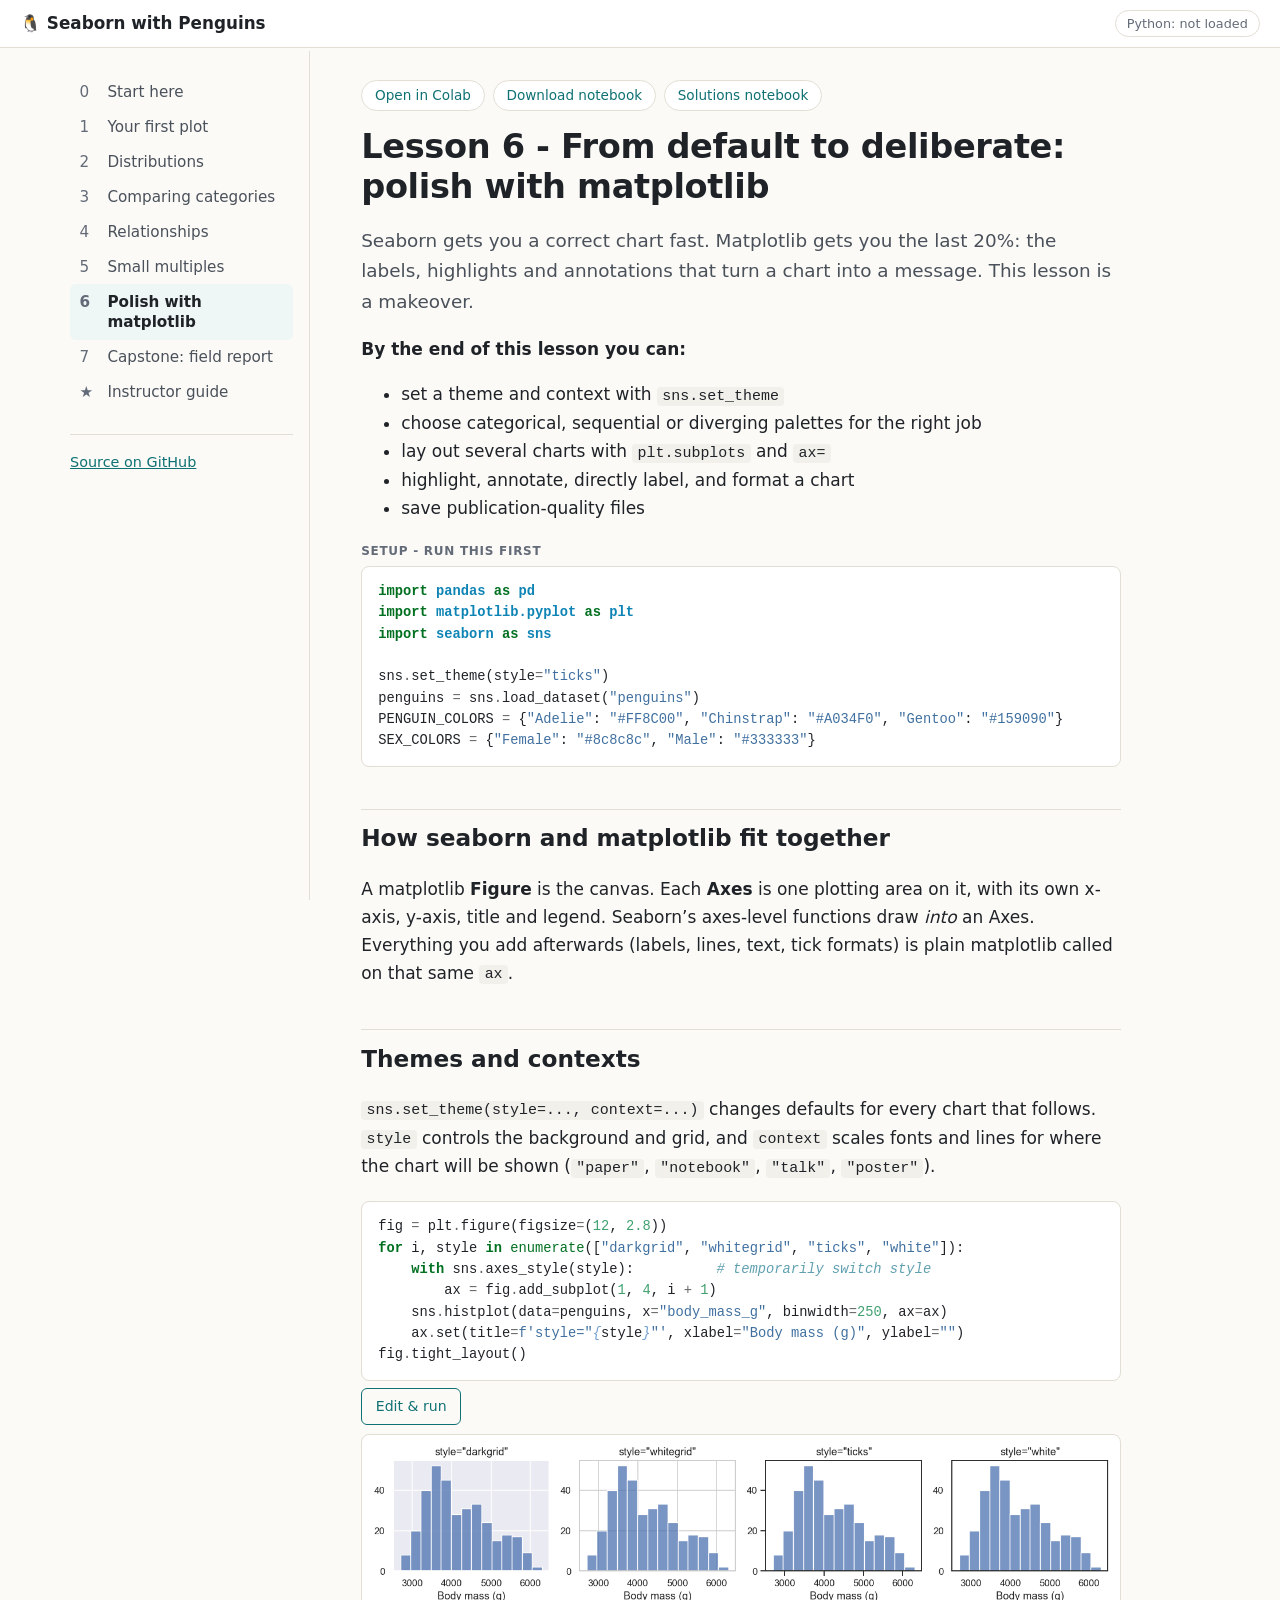
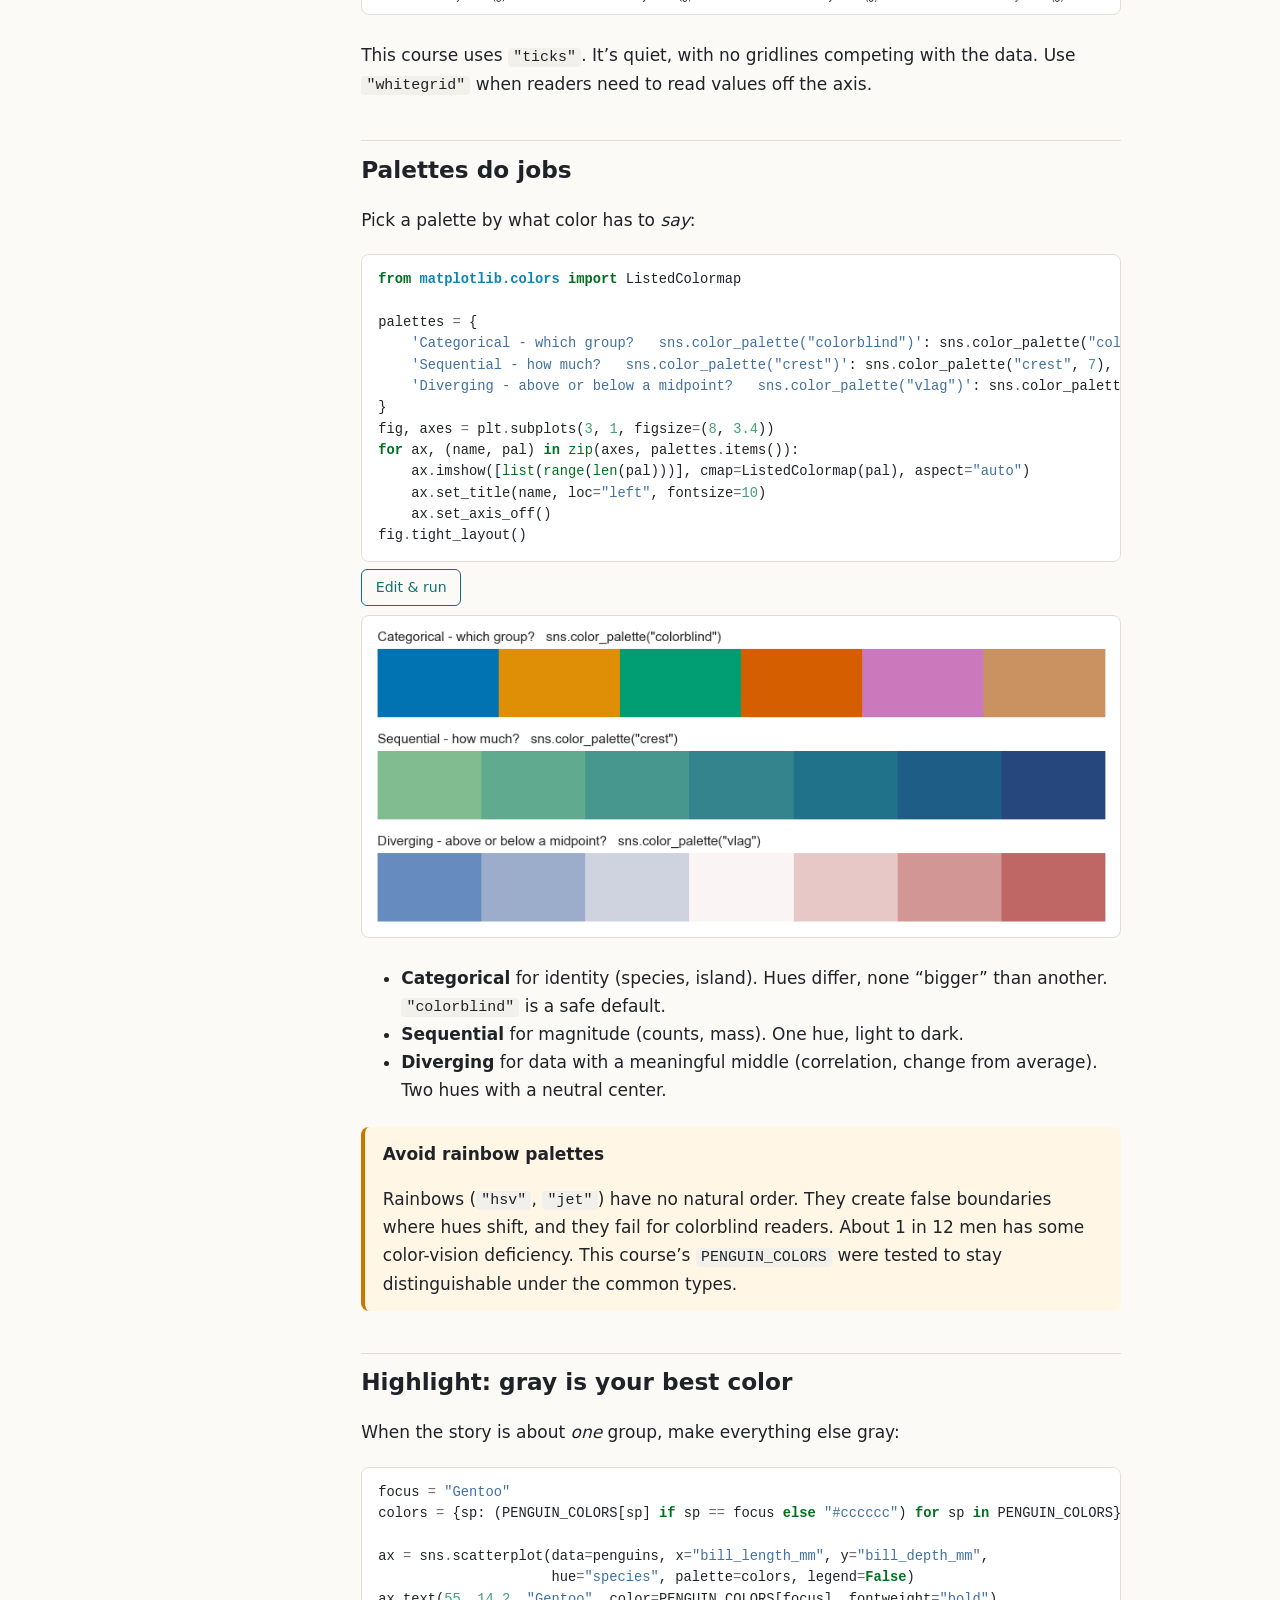
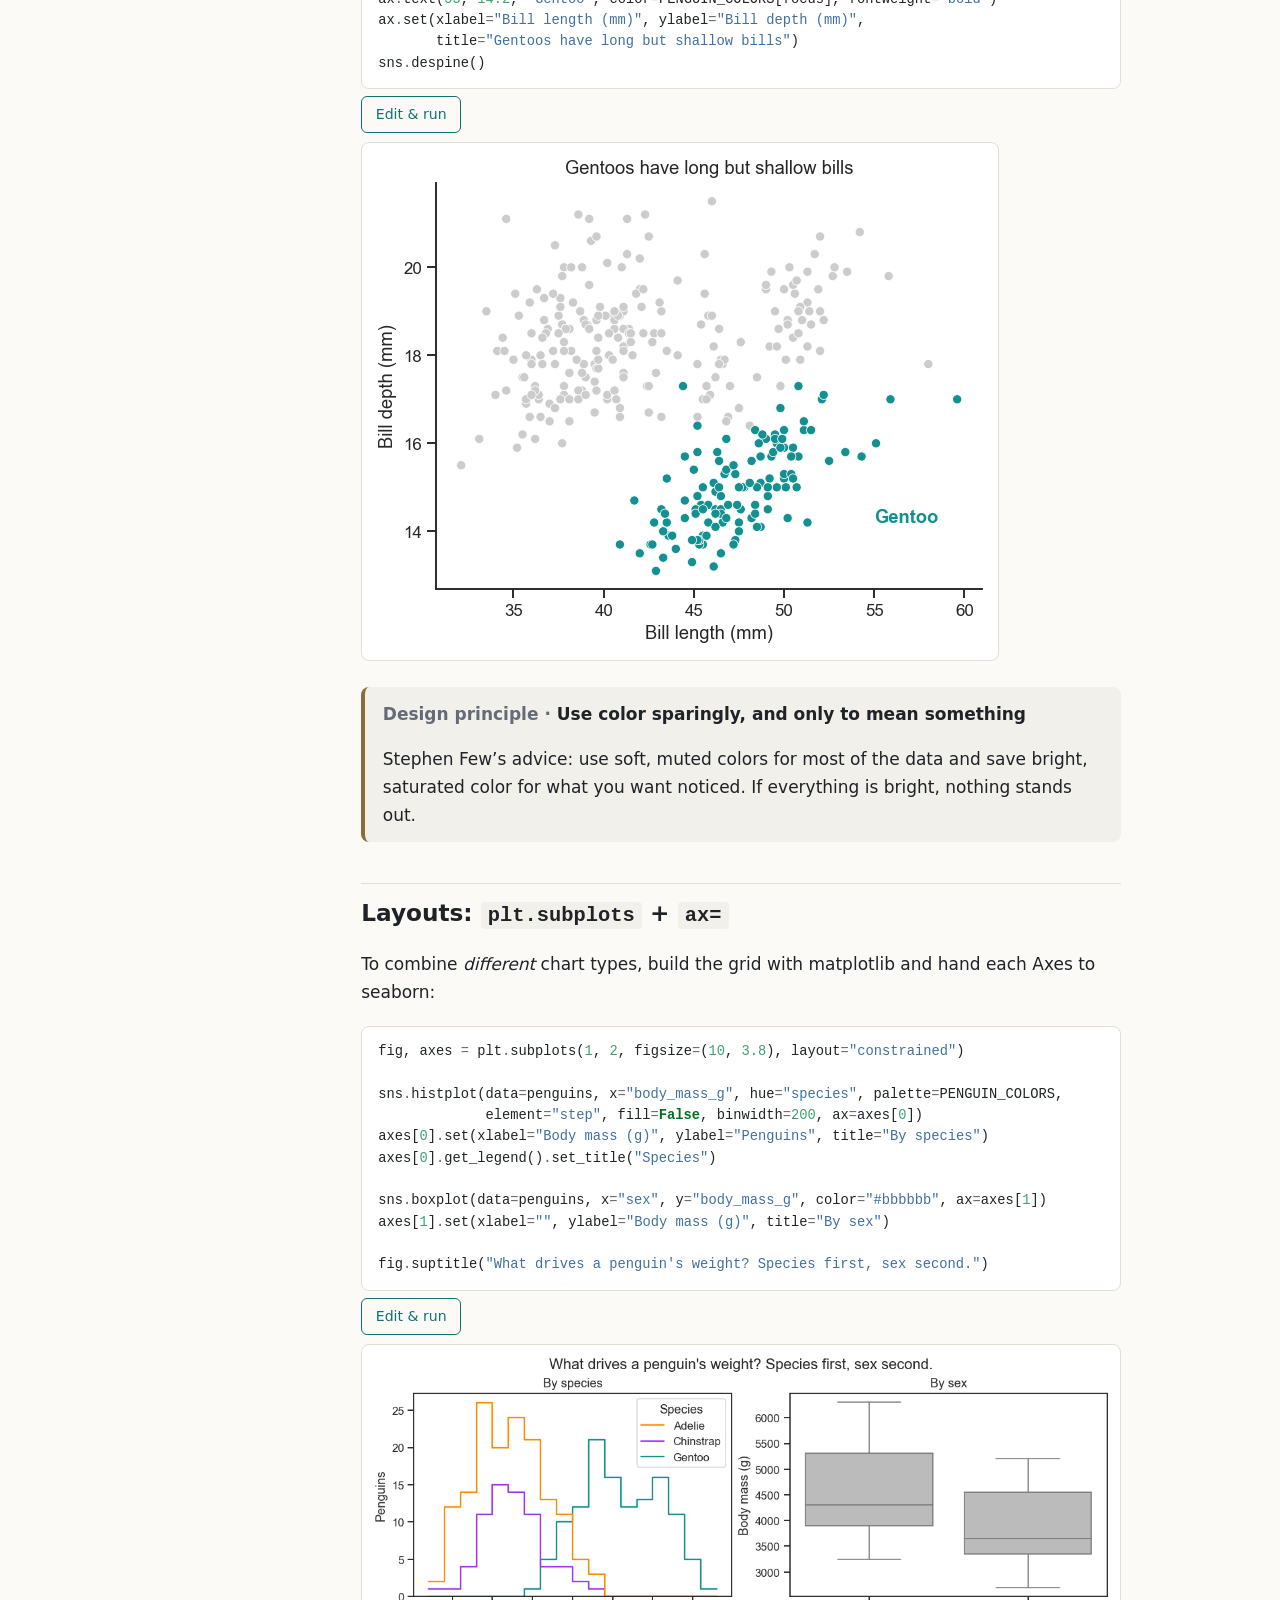
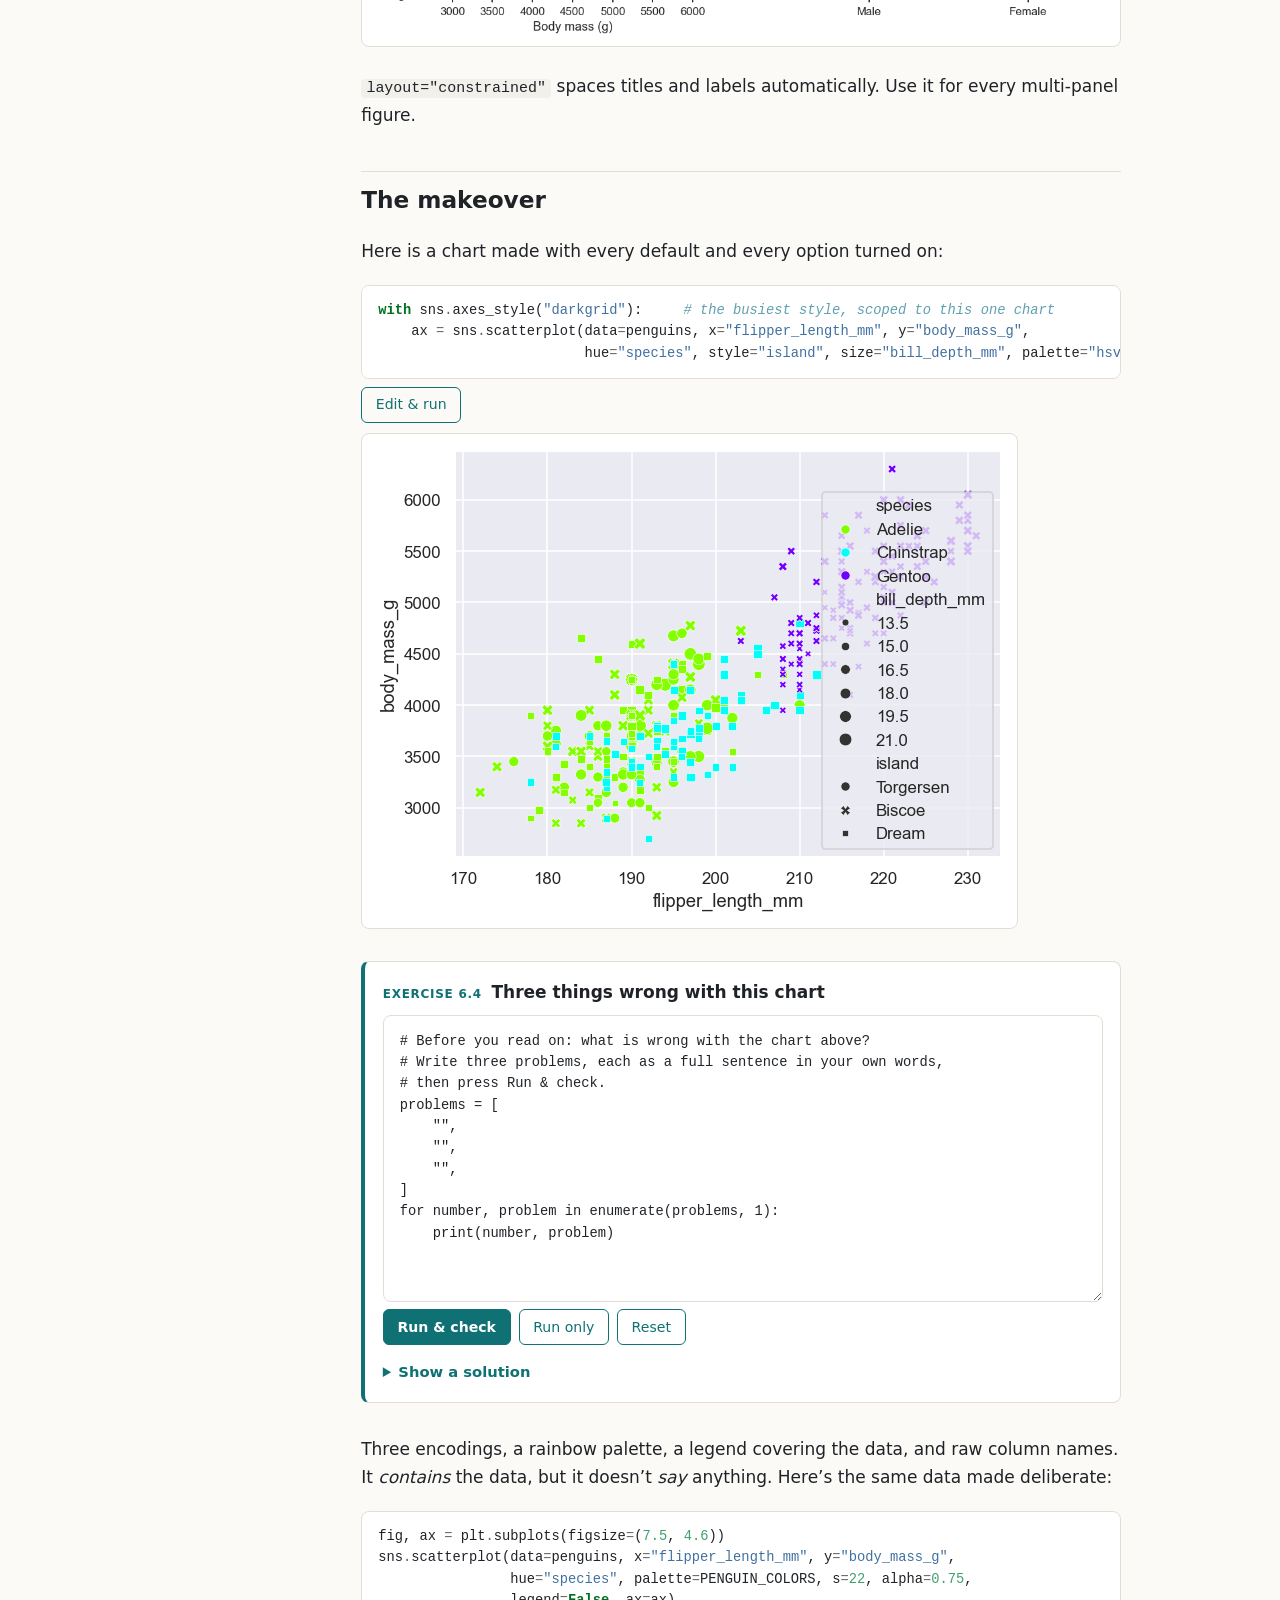
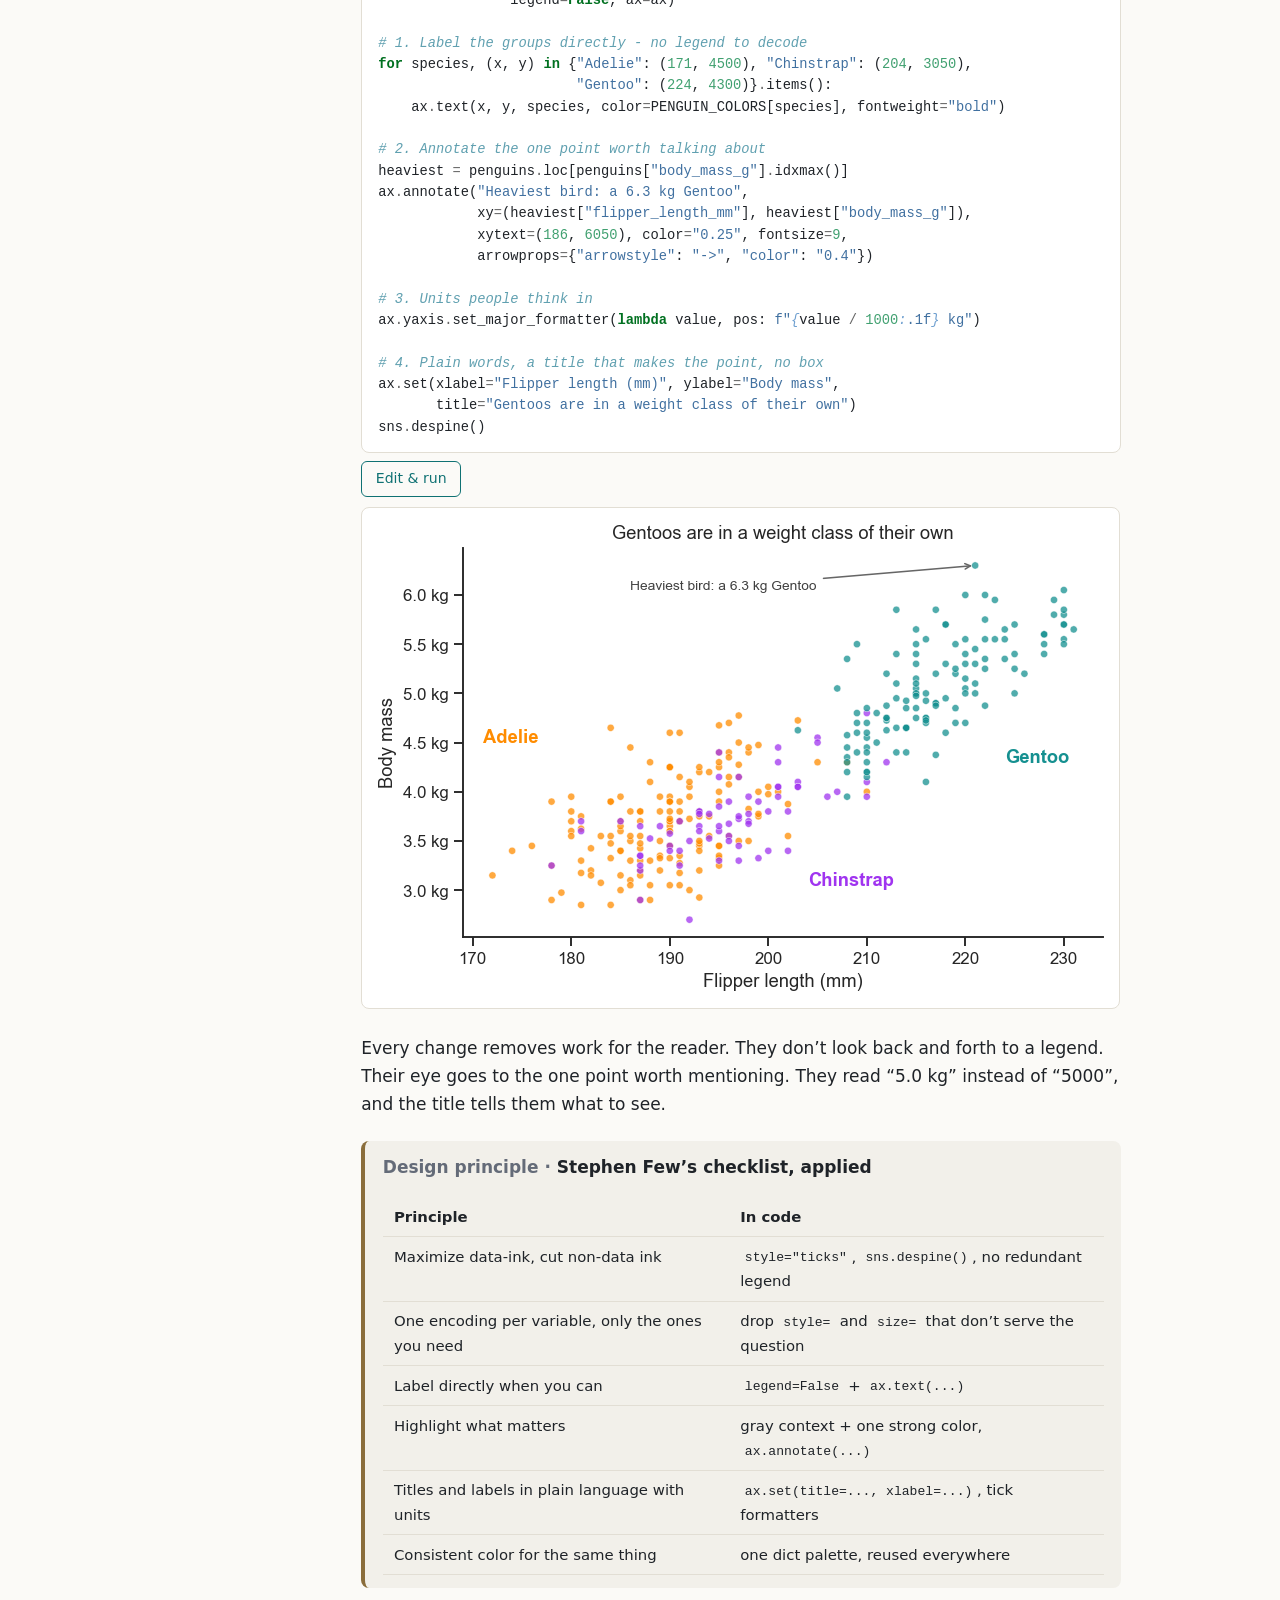
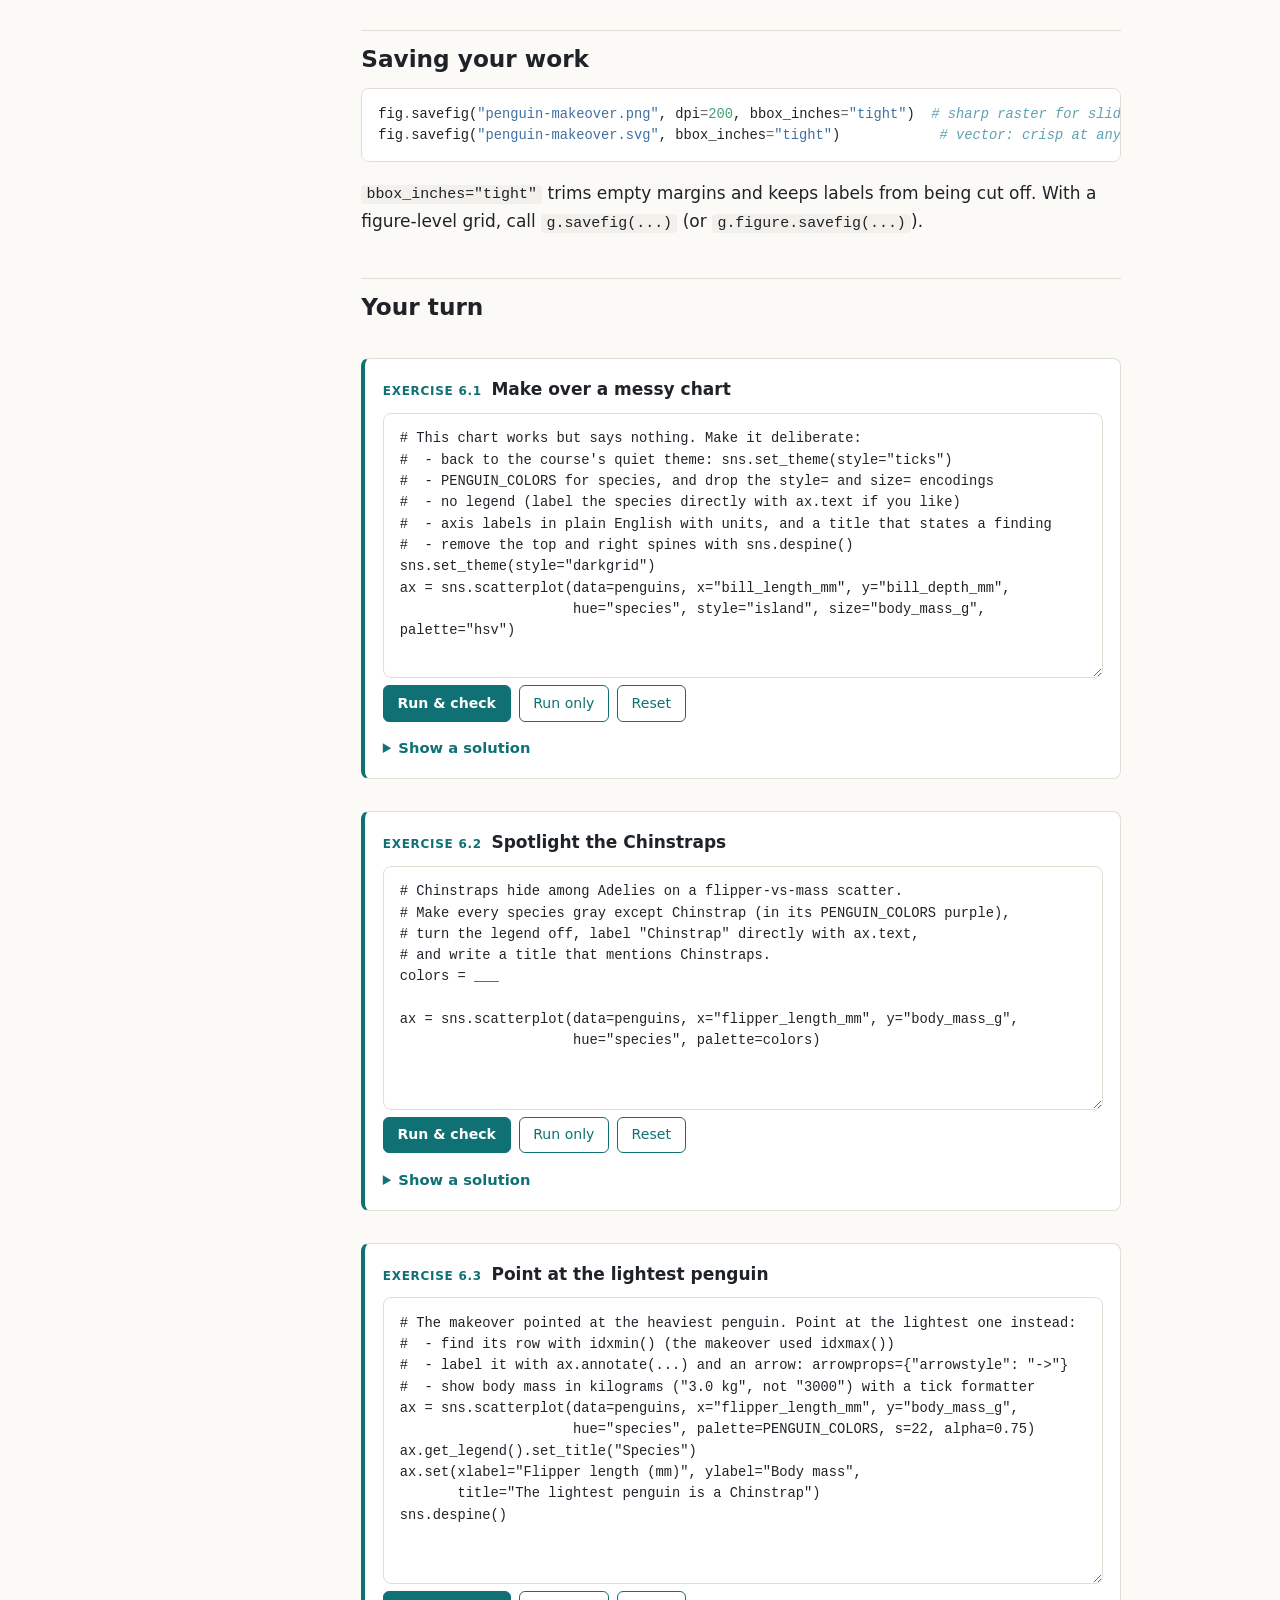
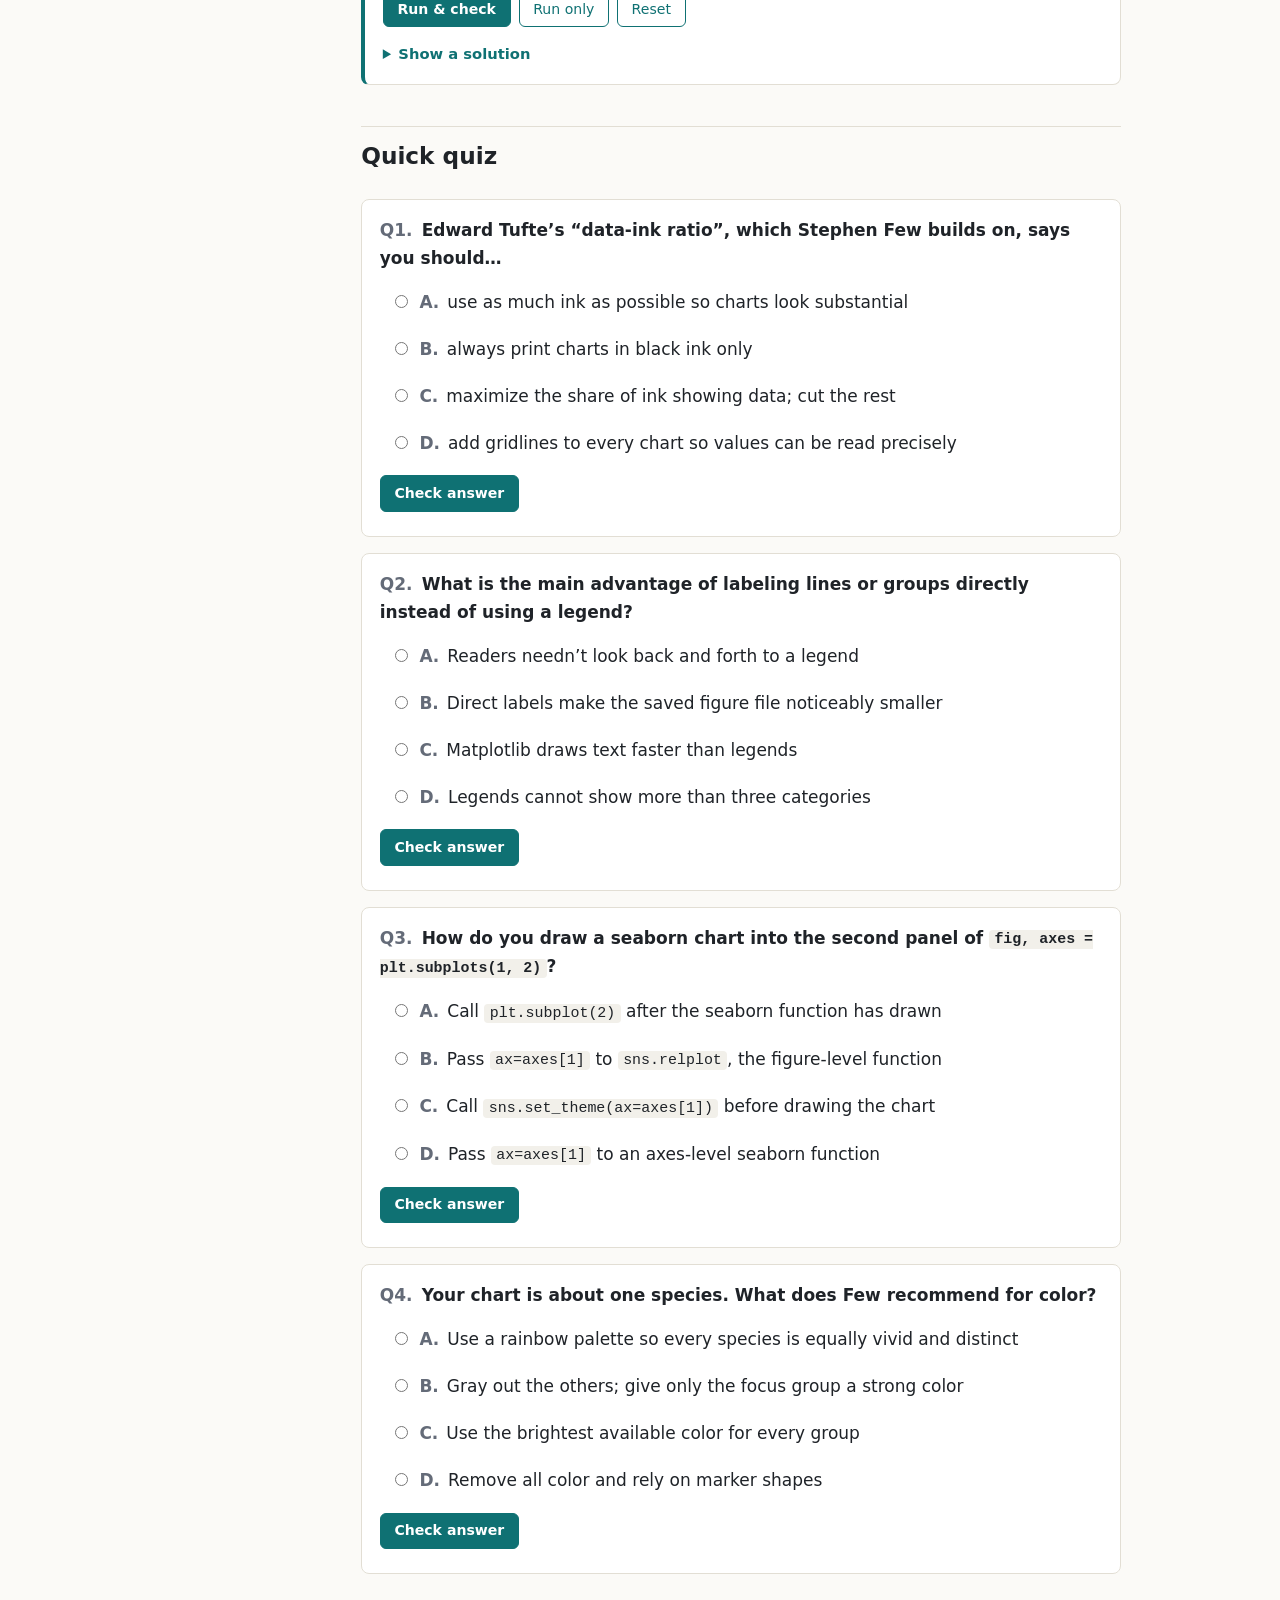
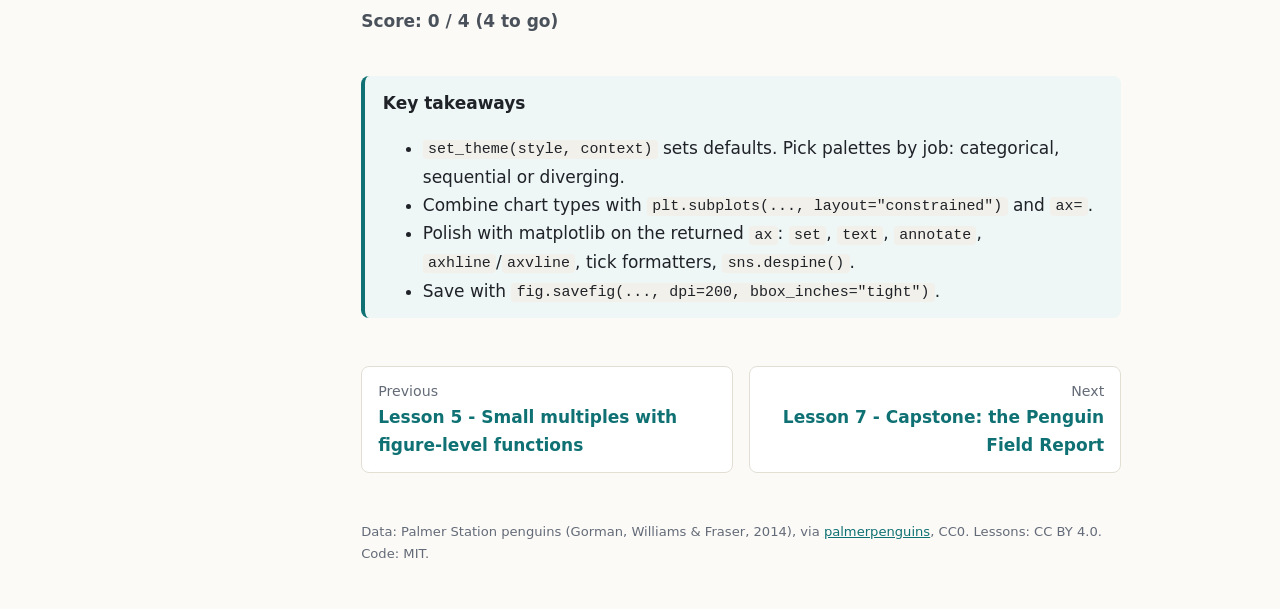
<file: docs/06-polish.html>
<!doctype html>
<html lang="en">
<head>
<meta charset="utf-8">
<meta name="viewport" content="width=device-width, initial-scale=1">
<title>Lesson 6 - From default to deliberate: polish with matplotlib · Seaborn with Penguins</title>
<meta name="description" content="A hands-on, browser-runnable course in seaborn and matplotlib for people who already know Python and pandas.">
<link rel="icon" href="data:image/svg+xml,<svg xmlns='http://www.w3.org/2000/svg' viewBox='0 0 100 100'><text y='.9em' font-size='90'>🐧</text></svg>">
<link rel="stylesheet" href="assets/style.css">
<link rel="stylesheet" href="assets/pygments.css">
</head>
<body data-page="06-polish">
<a class="skip-link" href="#main">Skip to content</a>
<header class="topbar">
  <button class="nav-toggle" type="button" aria-controls="sidebar" aria-expanded="false">Menu</button>
  <a class="brand" href="index.html"><span aria-hidden="true">🐧</span> Seaborn with Penguins</a>
  <span class="py-status" data-py-status title="In-browser Python status">Python: not loaded</span>
</header>
<div class="layout">
  <nav class="sidebar" id="sidebar" aria-label="Lessons">
    <ol class="nav-list"><li><a href="index.html" data-page="index"><span class="nav-num">0</span><span class="nav-title">Start here</span></a></li><li><a href="01-first-plot.html" data-page="01-first-plot"><span class="nav-num">1</span><span class="nav-title">Your first plot</span></a></li><li><a href="02-distributions.html" data-page="02-distributions"><span class="nav-num">2</span><span class="nav-title">Distributions</span></a></li><li><a href="03-categories.html" data-page="03-categories"><span class="nav-num">3</span><span class="nav-title">Comparing categories</span></a></li><li><a href="04-relationships.html" data-page="04-relationships"><span class="nav-num">4</span><span class="nav-title">Relationships</span></a></li><li><a href="05-small-multiples.html" data-page="05-small-multiples"><span class="nav-num">5</span><span class="nav-title">Small multiples</span></a></li><li><a href="06-polish.html" data-page="06-polish" aria-current=page><span class="nav-num">6</span><span class="nav-title">Polish with matplotlib</span></a></li><li><a href="07-capstone.html" data-page="07-capstone"><span class="nav-num">7</span><span class="nav-title">Capstone: field report</span></a></li><li><a href="instructor-guide.html" data-page="instructor-guide"><span class="nav-num">★</span><span class="nav-title">Instructor guide</span></a></li></ol>
    <div class="sidebar-foot">
      <a href="https://github.com/acatlin/seaborn-penguins">Source on GitHub</a>
    </div>
  </nav>
  <main id="main" class="content">
    <div class="lesson-tools"><a href="https://colab.research.google.com/github/acatlin/seaborn-penguins/blob/main/docs/notebooks/06-polish.ipynb" target="_blank" rel="noopener" title="Opens in a new tab">Open in Colab</a><a href="notebooks/06-polish.ipynb" download>Download notebook</a><a href="notebooks/06-polish-solutions.ipynb" download>Solutions notebook</a></div>
    <article>
<h1 id="lesson-6-from-default-to-deliberate-polish-with-matplotlib">Lesson 6 - From default to deliberate: polish with matplotlib</h1>
<p class="lede">Seaborn gets you a correct chart fast. Matplotlib gets you the last 20%: the labels, highlights and annotations that turn a chart into a message. This lesson is a makeover.</p>

<p><strong>By the end of this lesson you can:</strong></p>
<ul>
<li>set a theme and context with <code>sns.set_theme</code></li>
<li>choose categorical, sequential or diverging palettes for the right job</li>
<li>lay out several charts with <code>plt.subplots</code> and <code>ax=</code></li>
<li>highlight, annotate, directly label, and format a chart</li>
<li>save publication-quality files</li>
</ul>
<div class="cell cell-setup"><div class="code-label">Setup - run this first</div><div class="highlight"><pre><span></span><span class="kn">import</span><span class="w"> </span><span class="nn">pandas</span><span class="w"> </span><span class="k">as</span><span class="w"> </span><span class="nn">pd</span>
<span class="kn">import</span><span class="w"> </span><span class="nn">matplotlib.pyplot</span><span class="w"> </span><span class="k">as</span><span class="w"> </span><span class="nn">plt</span>
<span class="kn">import</span><span class="w"> </span><span class="nn">seaborn</span><span class="w"> </span><span class="k">as</span><span class="w"> </span><span class="nn">sns</span>

<span class="n">sns</span><span class="o">.</span><span class="n">set_theme</span><span class="p">(</span><span class="n">style</span><span class="o">=</span><span class="s2">&quot;ticks&quot;</span><span class="p">)</span>
<span class="n">penguins</span> <span class="o">=</span> <span class="n">sns</span><span class="o">.</span><span class="n">load_dataset</span><span class="p">(</span><span class="s2">&quot;penguins&quot;</span><span class="p">)</span>
<span class="n">PENGUIN_COLORS</span> <span class="o">=</span> <span class="p">{</span><span class="s2">&quot;Adelie&quot;</span><span class="p">:</span> <span class="s2">&quot;#FF8C00&quot;</span><span class="p">,</span> <span class="s2">&quot;Chinstrap&quot;</span><span class="p">:</span> <span class="s2">&quot;#A034F0&quot;</span><span class="p">,</span> <span class="s2">&quot;Gentoo&quot;</span><span class="p">:</span> <span class="s2">&quot;#159090&quot;</span><span class="p">}</span>
<span class="n">SEX_COLORS</span> <span class="o">=</span> <span class="p">{</span><span class="s2">&quot;Female&quot;</span><span class="p">:</span> <span class="s2">&quot;#8c8c8c&quot;</span><span class="p">,</span> <span class="s2">&quot;Male&quot;</span><span class="p">:</span> <span class="s2">&quot;#333333&quot;</span><span class="p">}</span>
</pre></div>
</div>
<h2 id="how-seaborn-and-matplotlib-fit-together">How seaborn and matplotlib fit together</h2>
<p>A matplotlib <strong>Figure</strong> is the canvas. Each <strong>Axes</strong> is one plotting area on it, with its own x-axis, y-axis, title and legend. Seaborn&rsquo;s axes-level functions draw <em>into</em> an Axes. Everything you add afterwards (labels, lines, text, tick formats) is plain matplotlib called on that same <code>ax</code>.</p>
<h2 id="themes-and-contexts">Themes and contexts</h2>
<p><code>sns.set_theme(style=..., context=...)</code> changes defaults for every chart that follows. <code>style</code> controls the background and grid, and <code>context</code> scales fonts and lines for where the chart will be shown (<code>"paper"</code>, <code>"notebook"</code>, <code>"talk"</code>, <code>"poster"</code>).</p>
<div class="cell" data-cell><div class="highlight"><pre><span></span><span class="n">fig</span> <span class="o">=</span> <span class="n">plt</span><span class="o">.</span><span class="n">figure</span><span class="p">(</span><span class="n">figsize</span><span class="o">=</span><span class="p">(</span><span class="mi">12</span><span class="p">,</span> <span class="mf">2.8</span><span class="p">))</span>
<span class="k">for</span> <span class="n">i</span><span class="p">,</span> <span class="n">style</span> <span class="ow">in</span> <span class="nb">enumerate</span><span class="p">([</span><span class="s2">&quot;darkgrid&quot;</span><span class="p">,</span> <span class="s2">&quot;whitegrid&quot;</span><span class="p">,</span> <span class="s2">&quot;ticks&quot;</span><span class="p">,</span> <span class="s2">&quot;white&quot;</span><span class="p">]):</span>
    <span class="k">with</span> <span class="n">sns</span><span class="o">.</span><span class="n">axes_style</span><span class="p">(</span><span class="n">style</span><span class="p">):</span>          <span class="c1"># temporarily switch style</span>
        <span class="n">ax</span> <span class="o">=</span> <span class="n">fig</span><span class="o">.</span><span class="n">add_subplot</span><span class="p">(</span><span class="mi">1</span><span class="p">,</span> <span class="mi">4</span><span class="p">,</span> <span class="n">i</span> <span class="o">+</span> <span class="mi">1</span><span class="p">)</span>
    <span class="n">sns</span><span class="o">.</span><span class="n">histplot</span><span class="p">(</span><span class="n">data</span><span class="o">=</span><span class="n">penguins</span><span class="p">,</span> <span class="n">x</span><span class="o">=</span><span class="s2">&quot;body_mass_g&quot;</span><span class="p">,</span> <span class="n">binwidth</span><span class="o">=</span><span class="mi">250</span><span class="p">,</span> <span class="n">ax</span><span class="o">=</span><span class="n">ax</span><span class="p">)</span>
    <span class="n">ax</span><span class="o">.</span><span class="n">set</span><span class="p">(</span><span class="n">title</span><span class="o">=</span><span class="sa">f</span><span class="s1">&#39;style=&quot;</span><span class="si">{</span><span class="n">style</span><span class="si">}</span><span class="s1">&quot;&#39;</span><span class="p">,</span> <span class="n">xlabel</span><span class="o">=</span><span class="s2">&quot;Body mass (g)&quot;</span><span class="p">,</span> <span class="n">ylabel</span><span class="o">=</span><span class="s2">&quot;&quot;</span><span class="p">)</span>
<span class="n">fig</span><span class="o">.</span><span class="n">tight_layout</span><span class="p">()</span>
</pre></div>
<script type="application/json" class="cell-data">{"code": "fig = plt.figure(figsize=(12, 2.8))\nfor i, style in enumerate([\"darkgrid\", \"whitegrid\", \"ticks\", \"white\"]):\n    with sns.axes_style(style):          # temporarily switch style\n        ax = fig.add_subplot(1, 4, i + 1)\n    sns.histplot(data=penguins, x=\"body_mass_g\", binwidth=250, ax=ax)\n    ax.set(title=f'style=\"{style}\"', xlabel=\"Body mass (g)\", ylabel=\"\")\nfig.tight_layout()"}</script><div class="cell-toolbar"><button type="button" class="btn-ghost" data-action="edit" title="Open this example in a live Python editor">Edit &amp; run</button></div><figure class="cell-figure"><img src="img/06-styles.png" alt="The same histogram drawn in four seaborn styles: darkgrid, whitegrid, ticks and white." loading="lazy"></figure><div class="cell-live"></div></div>
<p>This course uses <code>"ticks"</code>. It&rsquo;s quiet, with no gridlines competing with the data. Use <code>"whitegrid"</code> when readers need to read values off the axis.</p>
<h2 id="palettes-do-jobs">Palettes do jobs</h2>
<p>Pick a palette by what color has to <em>say</em>:</p>
<div class="cell" data-cell><div class="highlight"><pre><span></span><span class="kn">from</span><span class="w"> </span><span class="nn">matplotlib.colors</span><span class="w"> </span><span class="kn">import</span> <span class="n">ListedColormap</span>

<span class="n">palettes</span> <span class="o">=</span> <span class="p">{</span>
    <span class="s1">&#39;Categorical - which group?   sns.color_palette(&quot;colorblind&quot;)&#39;</span><span class="p">:</span> <span class="n">sns</span><span class="o">.</span><span class="n">color_palette</span><span class="p">(</span><span class="s2">&quot;colorblind&quot;</span><span class="p">,</span> <span class="mi">6</span><span class="p">),</span>
    <span class="s1">&#39;Sequential - how much?   sns.color_palette(&quot;crest&quot;)&#39;</span><span class="p">:</span> <span class="n">sns</span><span class="o">.</span><span class="n">color_palette</span><span class="p">(</span><span class="s2">&quot;crest&quot;</span><span class="p">,</span> <span class="mi">7</span><span class="p">),</span>
    <span class="s1">&#39;Diverging - above or below a midpoint?   sns.color_palette(&quot;vlag&quot;)&#39;</span><span class="p">:</span> <span class="n">sns</span><span class="o">.</span><span class="n">color_palette</span><span class="p">(</span><span class="s2">&quot;vlag&quot;</span><span class="p">,</span> <span class="mi">7</span><span class="p">),</span>
<span class="p">}</span>
<span class="n">fig</span><span class="p">,</span> <span class="n">axes</span> <span class="o">=</span> <span class="n">plt</span><span class="o">.</span><span class="n">subplots</span><span class="p">(</span><span class="mi">3</span><span class="p">,</span> <span class="mi">1</span><span class="p">,</span> <span class="n">figsize</span><span class="o">=</span><span class="p">(</span><span class="mi">8</span><span class="p">,</span> <span class="mf">3.4</span><span class="p">))</span>
<span class="k">for</span> <span class="n">ax</span><span class="p">,</span> <span class="p">(</span><span class="n">name</span><span class="p">,</span> <span class="n">pal</span><span class="p">)</span> <span class="ow">in</span> <span class="nb">zip</span><span class="p">(</span><span class="n">axes</span><span class="p">,</span> <span class="n">palettes</span><span class="o">.</span><span class="n">items</span><span class="p">()):</span>
    <span class="n">ax</span><span class="o">.</span><span class="n">imshow</span><span class="p">([</span><span class="nb">list</span><span class="p">(</span><span class="nb">range</span><span class="p">(</span><span class="nb">len</span><span class="p">(</span><span class="n">pal</span><span class="p">)))],</span> <span class="n">cmap</span><span class="o">=</span><span class="n">ListedColormap</span><span class="p">(</span><span class="n">pal</span><span class="p">),</span> <span class="n">aspect</span><span class="o">=</span><span class="s2">&quot;auto&quot;</span><span class="p">)</span>
    <span class="n">ax</span><span class="o">.</span><span class="n">set_title</span><span class="p">(</span><span class="n">name</span><span class="p">,</span> <span class="n">loc</span><span class="o">=</span><span class="s2">&quot;left&quot;</span><span class="p">,</span> <span class="n">fontsize</span><span class="o">=</span><span class="mi">10</span><span class="p">)</span>
    <span class="n">ax</span><span class="o">.</span><span class="n">set_axis_off</span><span class="p">()</span>
<span class="n">fig</span><span class="o">.</span><span class="n">tight_layout</span><span class="p">()</span>
</pre></div>
<script type="application/json" class="cell-data">{"code": "from matplotlib.colors import ListedColormap\n\npalettes = {\n    'Categorical - which group?   sns.color_palette(\"colorblind\")': sns.color_palette(\"colorblind\", 6),\n    'Sequential - how much?   sns.color_palette(\"crest\")': sns.color_palette(\"crest\", 7),\n    'Diverging - above or below a midpoint?   sns.color_palette(\"vlag\")': sns.color_palette(\"vlag\", 7),\n}\nfig, axes = plt.subplots(3, 1, figsize=(8, 3.4))\nfor ax, (name, pal) in zip(axes, palettes.items()):\n    ax.imshow([list(range(len(pal)))], cmap=ListedColormap(pal), aspect=\"auto\")\n    ax.set_title(name, loc=\"left\", fontsize=10)\n    ax.set_axis_off()\nfig.tight_layout()"}</script><div class="cell-toolbar"><button type="button" class="btn-ghost" data-action="edit" title="Open this example in a live Python editor">Edit &amp; run</button></div><figure class="cell-figure"><img src="img/06-palettes.png" alt="Three color strips: colorblind categorical colors, the crest sequential light-to-dark ramp, and the vlag blue-white-red diverging ramp." loading="lazy"></figure><div class="cell-live"></div></div>
<ul>
<li><strong>Categorical</strong> for identity (species, island). Hues differ, none &ldquo;bigger&rdquo; than another. <code>"colorblind"</code> is a safe default.</li>
<li><strong>Sequential</strong> for magnitude (counts, mass). One hue, light to dark.</li>
<li><strong>Diverging</strong> for data with a meaningful middle (correlation, change from average). Two hues with a neutral center.</li>
</ul>
<div class="admonition warning">
<p class="admonition-title">Avoid rainbow palettes</p>
<p>Rainbows (<code>"hsv"</code>, <code>"jet"</code>) have no natural order. They create false boundaries where hues shift, and they fail for colorblind readers. About 1 in 12 men has some color-vision deficiency. This course&rsquo;s <code>PENGUIN_COLORS</code> were tested to stay distinguishable under the common types.</p>
</div>
<h2 id="highlight-gray-is-your-best-color">Highlight: gray is your best color</h2>
<p>When the story is about <em>one</em> group, make everything else gray:</p>
<div class="cell" data-cell><div class="highlight"><pre><span></span><span class="n">focus</span> <span class="o">=</span> <span class="s2">&quot;Gentoo&quot;</span>
<span class="n">colors</span> <span class="o">=</span> <span class="p">{</span><span class="n">sp</span><span class="p">:</span> <span class="p">(</span><span class="n">PENGUIN_COLORS</span><span class="p">[</span><span class="n">sp</span><span class="p">]</span> <span class="k">if</span> <span class="n">sp</span> <span class="o">==</span> <span class="n">focus</span> <span class="k">else</span> <span class="s2">&quot;#cccccc&quot;</span><span class="p">)</span> <span class="k">for</span> <span class="n">sp</span> <span class="ow">in</span> <span class="n">PENGUIN_COLORS</span><span class="p">}</span>

<span class="n">ax</span> <span class="o">=</span> <span class="n">sns</span><span class="o">.</span><span class="n">scatterplot</span><span class="p">(</span><span class="n">data</span><span class="o">=</span><span class="n">penguins</span><span class="p">,</span> <span class="n">x</span><span class="o">=</span><span class="s2">&quot;bill_length_mm&quot;</span><span class="p">,</span> <span class="n">y</span><span class="o">=</span><span class="s2">&quot;bill_depth_mm&quot;</span><span class="p">,</span>
                     <span class="n">hue</span><span class="o">=</span><span class="s2">&quot;species&quot;</span><span class="p">,</span> <span class="n">palette</span><span class="o">=</span><span class="n">colors</span><span class="p">,</span> <span class="n">legend</span><span class="o">=</span><span class="kc">False</span><span class="p">)</span>
<span class="n">ax</span><span class="o">.</span><span class="n">text</span><span class="p">(</span><span class="mi">55</span><span class="p">,</span> <span class="mf">14.2</span><span class="p">,</span> <span class="s2">&quot;Gentoo&quot;</span><span class="p">,</span> <span class="n">color</span><span class="o">=</span><span class="n">PENGUIN_COLORS</span><span class="p">[</span><span class="n">focus</span><span class="p">],</span> <span class="n">fontweight</span><span class="o">=</span><span class="s2">&quot;bold&quot;</span><span class="p">)</span>
<span class="n">ax</span><span class="o">.</span><span class="n">set</span><span class="p">(</span><span class="n">xlabel</span><span class="o">=</span><span class="s2">&quot;Bill length (mm)&quot;</span><span class="p">,</span> <span class="n">ylabel</span><span class="o">=</span><span class="s2">&quot;Bill depth (mm)&quot;</span><span class="p">,</span>
       <span class="n">title</span><span class="o">=</span><span class="s2">&quot;Gentoos have long but shallow bills&quot;</span><span class="p">)</span>
<span class="n">sns</span><span class="o">.</span><span class="n">despine</span><span class="p">()</span>
</pre></div>
<script type="application/json" class="cell-data">{"code": "focus = \"Gentoo\"\ncolors = {sp: (PENGUIN_COLORS[sp] if sp == focus else \"#cccccc\") for sp in PENGUIN_COLORS}\n\nax = sns.scatterplot(data=penguins, x=\"bill_length_mm\", y=\"bill_depth_mm\",\n                     hue=\"species\", palette=colors, legend=False)\nax.text(55, 14.2, \"Gentoo\", color=PENGUIN_COLORS[focus], fontweight=\"bold\")\nax.set(xlabel=\"Bill length (mm)\", ylabel=\"Bill depth (mm)\",\n       title=\"Gentoos have long but shallow bills\")\nsns.despine()"}</script><div class="cell-toolbar"><button type="button" class="btn-ghost" data-action="edit" title="Open this example in a live Python editor">Edit &amp; run</button></div><figure class="cell-figure"><img src="img/06-highlight.png" alt="Bill scatter with Adelie and Chinstrap points in light gray and Gentoo points in teal, labeled directly on the chart." loading="lazy"></figure><div class="cell-live"></div></div>
<div class="admonition few">
<p class="admonition-title">Use color sparingly, and only to mean something</p>
<p>Stephen Few&rsquo;s advice: use soft, muted colors for most of the data and save bright, saturated color for what you want noticed. If everything is bright, nothing stands out.</p>
</div>
<h2 id="layouts-pltsubplots-ax">Layouts: <code>plt.subplots</code> + <code>ax=</code></h2>
<p>To combine <em>different</em> chart types, build the grid with matplotlib and hand each Axes to seaborn:</p>
<div class="cell" data-cell><div class="highlight"><pre><span></span><span class="n">fig</span><span class="p">,</span> <span class="n">axes</span> <span class="o">=</span> <span class="n">plt</span><span class="o">.</span><span class="n">subplots</span><span class="p">(</span><span class="mi">1</span><span class="p">,</span> <span class="mi">2</span><span class="p">,</span> <span class="n">figsize</span><span class="o">=</span><span class="p">(</span><span class="mi">10</span><span class="p">,</span> <span class="mf">3.8</span><span class="p">),</span> <span class="n">layout</span><span class="o">=</span><span class="s2">&quot;constrained&quot;</span><span class="p">)</span>

<span class="n">sns</span><span class="o">.</span><span class="n">histplot</span><span class="p">(</span><span class="n">data</span><span class="o">=</span><span class="n">penguins</span><span class="p">,</span> <span class="n">x</span><span class="o">=</span><span class="s2">&quot;body_mass_g&quot;</span><span class="p">,</span> <span class="n">hue</span><span class="o">=</span><span class="s2">&quot;species&quot;</span><span class="p">,</span> <span class="n">palette</span><span class="o">=</span><span class="n">PENGUIN_COLORS</span><span class="p">,</span>
             <span class="n">element</span><span class="o">=</span><span class="s2">&quot;step&quot;</span><span class="p">,</span> <span class="n">fill</span><span class="o">=</span><span class="kc">False</span><span class="p">,</span> <span class="n">binwidth</span><span class="o">=</span><span class="mi">200</span><span class="p">,</span> <span class="n">ax</span><span class="o">=</span><span class="n">axes</span><span class="p">[</span><span class="mi">0</span><span class="p">])</span>
<span class="n">axes</span><span class="p">[</span><span class="mi">0</span><span class="p">]</span><span class="o">.</span><span class="n">set</span><span class="p">(</span><span class="n">xlabel</span><span class="o">=</span><span class="s2">&quot;Body mass (g)&quot;</span><span class="p">,</span> <span class="n">ylabel</span><span class="o">=</span><span class="s2">&quot;Penguins&quot;</span><span class="p">,</span> <span class="n">title</span><span class="o">=</span><span class="s2">&quot;By species&quot;</span><span class="p">)</span>
<span class="n">axes</span><span class="p">[</span><span class="mi">0</span><span class="p">]</span><span class="o">.</span><span class="n">get_legend</span><span class="p">()</span><span class="o">.</span><span class="n">set_title</span><span class="p">(</span><span class="s2">&quot;Species&quot;</span><span class="p">)</span>

<span class="n">sns</span><span class="o">.</span><span class="n">boxplot</span><span class="p">(</span><span class="n">data</span><span class="o">=</span><span class="n">penguins</span><span class="p">,</span> <span class="n">x</span><span class="o">=</span><span class="s2">&quot;sex&quot;</span><span class="p">,</span> <span class="n">y</span><span class="o">=</span><span class="s2">&quot;body_mass_g&quot;</span><span class="p">,</span> <span class="n">color</span><span class="o">=</span><span class="s2">&quot;#bbbbbb&quot;</span><span class="p">,</span> <span class="n">ax</span><span class="o">=</span><span class="n">axes</span><span class="p">[</span><span class="mi">1</span><span class="p">])</span>
<span class="n">axes</span><span class="p">[</span><span class="mi">1</span><span class="p">]</span><span class="o">.</span><span class="n">set</span><span class="p">(</span><span class="n">xlabel</span><span class="o">=</span><span class="s2">&quot;&quot;</span><span class="p">,</span> <span class="n">ylabel</span><span class="o">=</span><span class="s2">&quot;Body mass (g)&quot;</span><span class="p">,</span> <span class="n">title</span><span class="o">=</span><span class="s2">&quot;By sex&quot;</span><span class="p">)</span>

<span class="n">fig</span><span class="o">.</span><span class="n">suptitle</span><span class="p">(</span><span class="s2">&quot;What drives a penguin&#39;s weight? Species first, sex second.&quot;</span><span class="p">)</span>
</pre></div>
<script type="application/json" class="cell-data">{"code": "fig, axes = plt.subplots(1, 2, figsize=(10, 3.8), layout=\"constrained\")\n\nsns.histplot(data=penguins, x=\"body_mass_g\", hue=\"species\", palette=PENGUIN_COLORS,\n             element=\"step\", fill=False, binwidth=200, ax=axes[0])\naxes[0].set(xlabel=\"Body mass (g)\", ylabel=\"Penguins\", title=\"By species\")\naxes[0].get_legend().set_title(\"Species\")\n\nsns.boxplot(data=penguins, x=\"sex\", y=\"body_mass_g\", color=\"#bbbbbb\", ax=axes[1])\naxes[1].set(xlabel=\"\", ylabel=\"Body mass (g)\", title=\"By sex\")\n\nfig.suptitle(\"What drives a penguin's weight? Species first, sex second.\")"}</script><div class="cell-toolbar"><button type="button" class="btn-ghost" data-action="edit" title="Open this example in a live Python editor">Edit &amp; run</button></div><figure class="cell-figure"><img src="img/06-subplots.png" alt="Two side-by-side charts: a step histogram of body mass by species and box plots of body mass by sex, under one figure title." loading="lazy"></figure><div class="cell-live"></div></div>
<p><code>layout="constrained"</code> spaces titles and labels automatically. Use it for every multi-panel figure.</p>
<h2 id="the-makeover">The makeover</h2>
<p>Here is a chart made with every default and every option turned on:</p>
<div class="cell" data-cell><div class="highlight"><pre><span></span><span class="k">with</span> <span class="n">sns</span><span class="o">.</span><span class="n">axes_style</span><span class="p">(</span><span class="s2">&quot;darkgrid&quot;</span><span class="p">):</span>     <span class="c1"># the busiest style, scoped to this one chart</span>
    <span class="n">ax</span> <span class="o">=</span> <span class="n">sns</span><span class="o">.</span><span class="n">scatterplot</span><span class="p">(</span><span class="n">data</span><span class="o">=</span><span class="n">penguins</span><span class="p">,</span> <span class="n">x</span><span class="o">=</span><span class="s2">&quot;flipper_length_mm&quot;</span><span class="p">,</span> <span class="n">y</span><span class="o">=</span><span class="s2">&quot;body_mass_g&quot;</span><span class="p">,</span>
                         <span class="n">hue</span><span class="o">=</span><span class="s2">&quot;species&quot;</span><span class="p">,</span> <span class="n">style</span><span class="o">=</span><span class="s2">&quot;island&quot;</span><span class="p">,</span> <span class="n">size</span><span class="o">=</span><span class="s2">&quot;bill_depth_mm&quot;</span><span class="p">,</span> <span class="n">palette</span><span class="o">=</span><span class="s2">&quot;hsv&quot;</span><span class="p">)</span>
</pre></div>
<script type="application/json" class="cell-data">{"code": "with sns.axes_style(\"darkgrid\"):     # the busiest style, scoped to this one chart\n    ax = sns.scatterplot(data=penguins, x=\"flipper_length_mm\", y=\"body_mass_g\",\n                         hue=\"species\", style=\"island\", size=\"bill_depth_mm\", palette=\"hsv\")"}</script><div class="cell-toolbar"><button type="button" class="btn-ghost" data-action="edit" title="Open this example in a live Python editor">Edit &amp; run</button></div><figure class="cell-figure"><img src="img/06-before.png" alt="A cluttered scatter plot with rainbow colors, three different marker shapes, varying point sizes and a large legend overlapping the data." loading="lazy"></figure><div class="cell-live"></div></div>

<div class="exercise" id="ex-6.4" data-exercise>
  <div class="exercise-head"><span class="exercise-tag">Exercise 6.4</span>
    <span class="exercise-title">Three things wrong with this chart</span></div>
  <textarea class="cell-editor" rows="12" spellcheck="false" autocapitalize="off"
    aria-label="Code editor for exercise 6.4"># Before you read on: what is wrong with the chart above?
# Write three problems, each as a full sentence in your own words,
# then press Run &amp; check.
problems = [
    &quot;&quot;,
    &quot;&quot;,
    &quot;&quot;,
]
for number, problem in enumerate(problems, 1):
    print(number, problem)</textarea>
  <div class="cell-toolbar">
    <button type="button" class="btn-primary" data-action="check">Run &amp; check</button>
    <button type="button" class="btn-ghost" data-action="run">Run only</button>
    <button type="button" class="btn-ghost" data-action="reset">Reset</button>
  </div>
  <div class="cell-live"></div>
  <details class="solution"><summary>Show a solution</summary>
    <div class="highlight"><pre><span></span><span class="n">problems</span> <span class="o">=</span> <span class="p">[</span>
    <span class="s2">&quot;Color, marker shape and point size all encode something, and only color serves the question.&quot;</span><span class="p">,</span>
    <span class="s2">&quot;The rainbow palette is not the species colors used everywhere else, and it fails colorblind readers.&quot;</span><span class="p">,</span>
    <span class="s2">&quot;The legend covers part of the data, and the axes show raw column names under no title at all.&quot;</span><span class="p">,</span>
<span class="p">]</span>
<span class="k">for</span> <span class="n">number</span><span class="p">,</span> <span class="n">problem</span> <span class="ow">in</span> <span class="nb">enumerate</span><span class="p">(</span><span class="n">problems</span><span class="p">,</span> <span class="mi">1</span><span class="p">):</span>
    <span class="nb">print</span><span class="p">(</span><span class="n">number</span><span class="p">,</span> <span class="n">problem</span><span class="p">)</span>
</pre></div>
<pre class="cell-stdout">1 Color, marker shape and point size all encode something, and only color serves the question.
2 The rainbow palette is not the species colors used everywhere else, and it fails colorblind readers.
3 The legend covers part of the data, and the axes show raw column names under no title at all.</pre>
    <button type="button" class="btn-ghost" data-action="load-solution">Load solution into editor</button>
  </details>
  <script type="application/json" class="cell-data">{"starter": "# Before you read on: what is wrong with the chart above?\n# Write three problems, each as a full sentence in your own words,\n# then press Run & check.\nproblems = [\n    \"\",\n    \"\",\n    \"\",\n]\nfor number, problem in enumerate(problems, 1):\n    print(number, problem)", "solution": "problems = [\n    \"Color, marker shape and point size all encode something, and only color serves the question.\",\n    \"The rainbow palette is not the species colors used everywhere else, and it fails colorblind readers.\",\n    \"The legend covers part of the data, and the axes show raw column names under no title at all.\",\n]\nfor number, problem in enumerate(problems, 1):\n    print(number, problem)", "check": "found = globals().get(\"problems\")\nassert isinstance(found, (list, tuple)), \"Keep your statements in the list named problems.\"\nsaid = [\" \".join(str(p).split()) for p in found if str(p).strip()]\nassert len(said) >= 3, f\"Write three problems, one string each. I count {len(said)} so far.\"\nassert len({s.lower() for s in said}) == len(said), \"Two of your statements are the same. Name three different problems.\"\nshort = [s for s in said if len(s) < 20]\nassert not short, f\"Say more than '{short[0]}': a full sentence that names what is wrong (20 characters or more).\"\nwords = \" \".join(said).lower()\nkinds = {\n    \"the encodings\": [\"encod\", \"shape\", \"marker\", \"size\", \"style\", \"channel\", \"island\", \"depth\"],\n    \"the colors\": [\"color\", \"colour\", \"rainbow\", \"palette\", \"hsv\"],\n    \"the legend\": [\"legend\"],\n    \"the labels\": [\"label\", \"column name\", \"raw column\", \"underscore\", \"unit\", \"axis\", \"axes\"],\n    \"the title\": [\"title\", \"headline\", \"finding\", \"message\", \"takeaway\"],\n    \"the background\": [\"grid\", \"background\", \"clutter\"],\n}\nseen = [kind for kind, clues in kinds.items() if any(clue in words for clue in clues)]\nrest = [kind for kind in kinds if kind not in seen]\nprint(\"Three problems, in your own words. I can count them but not judge them, so compare them with the page's own list, just below.\"\n      + (f\" You wrote about {', '.join(seen)}.\" if seen else \"\")\n      + (f\" Worth a second look: {', '.join(rest)}.\" if rest else \"\"))"}</script>
</div>


<p>Three encodings, a rainbow palette, a legend covering the data, and raw column names. It <em>contains</em> the data, but it doesn&rsquo;t <em>say</em> anything. Here&rsquo;s the same data made deliberate:</p>
<div class="cell" data-cell><div class="highlight"><pre><span></span><span class="n">fig</span><span class="p">,</span> <span class="n">ax</span> <span class="o">=</span> <span class="n">plt</span><span class="o">.</span><span class="n">subplots</span><span class="p">(</span><span class="n">figsize</span><span class="o">=</span><span class="p">(</span><span class="mf">7.5</span><span class="p">,</span> <span class="mf">4.6</span><span class="p">))</span>
<span class="n">sns</span><span class="o">.</span><span class="n">scatterplot</span><span class="p">(</span><span class="n">data</span><span class="o">=</span><span class="n">penguins</span><span class="p">,</span> <span class="n">x</span><span class="o">=</span><span class="s2">&quot;flipper_length_mm&quot;</span><span class="p">,</span> <span class="n">y</span><span class="o">=</span><span class="s2">&quot;body_mass_g&quot;</span><span class="p">,</span>
                <span class="n">hue</span><span class="o">=</span><span class="s2">&quot;species&quot;</span><span class="p">,</span> <span class="n">palette</span><span class="o">=</span><span class="n">PENGUIN_COLORS</span><span class="p">,</span> <span class="n">s</span><span class="o">=</span><span class="mi">22</span><span class="p">,</span> <span class="n">alpha</span><span class="o">=</span><span class="mf">0.75</span><span class="p">,</span>
                <span class="n">legend</span><span class="o">=</span><span class="kc">False</span><span class="p">,</span> <span class="n">ax</span><span class="o">=</span><span class="n">ax</span><span class="p">)</span>

<span class="c1"># 1. Label the groups directly - no legend to decode</span>
<span class="k">for</span> <span class="n">species</span><span class="p">,</span> <span class="p">(</span><span class="n">x</span><span class="p">,</span> <span class="n">y</span><span class="p">)</span> <span class="ow">in</span> <span class="p">{</span><span class="s2">&quot;Adelie&quot;</span><span class="p">:</span> <span class="p">(</span><span class="mi">171</span><span class="p">,</span> <span class="mi">4500</span><span class="p">),</span> <span class="s2">&quot;Chinstrap&quot;</span><span class="p">:</span> <span class="p">(</span><span class="mi">204</span><span class="p">,</span> <span class="mi">3050</span><span class="p">),</span>
                        <span class="s2">&quot;Gentoo&quot;</span><span class="p">:</span> <span class="p">(</span><span class="mi">224</span><span class="p">,</span> <span class="mi">4300</span><span class="p">)}</span><span class="o">.</span><span class="n">items</span><span class="p">():</span>
    <span class="n">ax</span><span class="o">.</span><span class="n">text</span><span class="p">(</span><span class="n">x</span><span class="p">,</span> <span class="n">y</span><span class="p">,</span> <span class="n">species</span><span class="p">,</span> <span class="n">color</span><span class="o">=</span><span class="n">PENGUIN_COLORS</span><span class="p">[</span><span class="n">species</span><span class="p">],</span> <span class="n">fontweight</span><span class="o">=</span><span class="s2">&quot;bold&quot;</span><span class="p">)</span>

<span class="c1"># 2. Annotate the one point worth talking about</span>
<span class="n">heaviest</span> <span class="o">=</span> <span class="n">penguins</span><span class="o">.</span><span class="n">loc</span><span class="p">[</span><span class="n">penguins</span><span class="p">[</span><span class="s2">&quot;body_mass_g&quot;</span><span class="p">]</span><span class="o">.</span><span class="n">idxmax</span><span class="p">()]</span>
<span class="n">ax</span><span class="o">.</span><span class="n">annotate</span><span class="p">(</span><span class="s2">&quot;Heaviest bird: a 6.3 kg Gentoo&quot;</span><span class="p">,</span>
            <span class="n">xy</span><span class="o">=</span><span class="p">(</span><span class="n">heaviest</span><span class="p">[</span><span class="s2">&quot;flipper_length_mm&quot;</span><span class="p">],</span> <span class="n">heaviest</span><span class="p">[</span><span class="s2">&quot;body_mass_g&quot;</span><span class="p">]),</span>
            <span class="n">xytext</span><span class="o">=</span><span class="p">(</span><span class="mi">186</span><span class="p">,</span> <span class="mi">6050</span><span class="p">),</span> <span class="n">color</span><span class="o">=</span><span class="s2">&quot;0.25&quot;</span><span class="p">,</span> <span class="n">fontsize</span><span class="o">=</span><span class="mi">9</span><span class="p">,</span>
            <span class="n">arrowprops</span><span class="o">=</span><span class="p">{</span><span class="s2">&quot;arrowstyle&quot;</span><span class="p">:</span> <span class="s2">&quot;-&gt;&quot;</span><span class="p">,</span> <span class="s2">&quot;color&quot;</span><span class="p">:</span> <span class="s2">&quot;0.4&quot;</span><span class="p">})</span>

<span class="c1"># 3. Units people think in</span>
<span class="n">ax</span><span class="o">.</span><span class="n">yaxis</span><span class="o">.</span><span class="n">set_major_formatter</span><span class="p">(</span><span class="k">lambda</span> <span class="n">value</span><span class="p">,</span> <span class="n">pos</span><span class="p">:</span> <span class="sa">f</span><span class="s2">&quot;</span><span class="si">{</span><span class="n">value</span><span class="w"> </span><span class="o">/</span><span class="w"> </span><span class="mi">1000</span><span class="si">:</span><span class="s2">.1f</span><span class="si">}</span><span class="s2"> kg&quot;</span><span class="p">)</span>

<span class="c1"># 4. Plain words, a title that makes the point, no box</span>
<span class="n">ax</span><span class="o">.</span><span class="n">set</span><span class="p">(</span><span class="n">xlabel</span><span class="o">=</span><span class="s2">&quot;Flipper length (mm)&quot;</span><span class="p">,</span> <span class="n">ylabel</span><span class="o">=</span><span class="s2">&quot;Body mass&quot;</span><span class="p">,</span>
       <span class="n">title</span><span class="o">=</span><span class="s2">&quot;Gentoos are in a weight class of their own&quot;</span><span class="p">)</span>
<span class="n">sns</span><span class="o">.</span><span class="n">despine</span><span class="p">()</span>
</pre></div>
<script type="application/json" class="cell-data">{"code": "fig, ax = plt.subplots(figsize=(7.5, 4.6))\nsns.scatterplot(data=penguins, x=\"flipper_length_mm\", y=\"body_mass_g\",\n                hue=\"species\", palette=PENGUIN_COLORS, s=22, alpha=0.75,\n                legend=False, ax=ax)\n\n# 1. Label the groups directly - no legend to decode\nfor species, (x, y) in {\"Adelie\": (171, 4500), \"Chinstrap\": (204, 3050),\n                        \"Gentoo\": (224, 4300)}.items():\n    ax.text(x, y, species, color=PENGUIN_COLORS[species], fontweight=\"bold\")\n\n# 2. Annotate the one point worth talking about\nheaviest = penguins.loc[penguins[\"body_mass_g\"].idxmax()]\nax.annotate(\"Heaviest bird: a 6.3 kg Gentoo\",\n            xy=(heaviest[\"flipper_length_mm\"], heaviest[\"body_mass_g\"]),\n            xytext=(186, 6050), color=\"0.25\", fontsize=9,\n            arrowprops={\"arrowstyle\": \"->\", \"color\": \"0.4\"})\n\n# 3. Units people think in\nax.yaxis.set_major_formatter(lambda value, pos: f\"{value / 1000:.1f} kg\")\n\n# 4. Plain words, a title that makes the point, no box\nax.set(xlabel=\"Flipper length (mm)\", ylabel=\"Body mass\",\n       title=\"Gentoos are in a weight class of their own\")\nsns.despine()"}</script><div class="cell-toolbar"><button type="button" class="btn-ghost" data-action="edit" title="Open this example in a live Python editor">Edit &amp; run</button></div><figure class="cell-figure"><img src="img/06-after.png" alt="Clean scatter of flipper length versus body mass with species colored and labeled directly, the heaviest penguin annotated, kilogram tick labels and the title &#x27;Gentoos are in a weight class of their own&#x27;." loading="lazy"></figure><div class="cell-live"></div></div>
<p>Every change removes work for the reader. They don&rsquo;t look back and forth to a legend. Their eye goes to the one point worth mentioning. They read &ldquo;5.0 kg&rdquo; instead of &ldquo;5000&rdquo;, and the title tells them what to see.</p>
<div class="admonition few">
<p class="admonition-title">Stephen Few&rsquo;s checklist, applied</p>
<table>
<thead>
<tr>
<th>Principle</th>
<th>In code</th>
</tr>
</thead>
<tbody>
<tr>
<td>Maximize data-ink, cut non-data ink</td>
<td><code>style="ticks"</code>, <code>sns.despine()</code>, no redundant legend</td>
</tr>
<tr>
<td>One encoding per variable, only the ones you need</td>
<td>drop <code>style=</code> and <code>size=</code> that don&rsquo;t serve the question</td>
</tr>
<tr>
<td>Label directly when you can</td>
<td><code>legend=False</code> + <code>ax.text(...)</code></td>
</tr>
<tr>
<td>Highlight what matters</td>
<td>gray context + one strong color, <code>ax.annotate(...)</code></td>
</tr>
<tr>
<td>Titles and labels in plain language with units</td>
<td><code>ax.set(title=..., xlabel=...)</code>, tick formatters</td>
</tr>
<tr>
<td>Consistent color for the same thing</td>
<td>one dict palette, reused everywhere</td>
</tr>
</tbody>
</table>
</div>
<h2 id="saving-your-work">Saving your work</h2>
<div class="highlight"><pre><span></span><span class="n">fig</span><span class="o">.</span><span class="n">savefig</span><span class="p">(</span><span class="s2">&quot;penguin-makeover.png&quot;</span><span class="p">,</span> <span class="n">dpi</span><span class="o">=</span><span class="mi">200</span><span class="p">,</span> <span class="n">bbox_inches</span><span class="o">=</span><span class="s2">&quot;tight&quot;</span><span class="p">)</span>  <span class="c1"># sharp raster for slides/docs</span>
<span class="n">fig</span><span class="o">.</span><span class="n">savefig</span><span class="p">(</span><span class="s2">&quot;penguin-makeover.svg&quot;</span><span class="p">,</span> <span class="n">bbox_inches</span><span class="o">=</span><span class="s2">&quot;tight&quot;</span><span class="p">)</span>            <span class="c1"># vector: crisp at any size</span>
</pre></div>

<p><code>bbox_inches="tight"</code> trims empty margins and keeps labels from being cut off. With a figure-level grid, call <code>g.savefig(...)</code> (or <code>g.figure.savefig(...)</code>).</p>
<h2 id="your-turn">Your turn</h2>

<div class="exercise" id="ex-6.1" data-exercise>
  <div class="exercise-head"><span class="exercise-tag">Exercise 6.1</span>
    <span class="exercise-title">Make over a messy chart</span></div>
  <textarea class="cell-editor" rows="11" spellcheck="false" autocapitalize="off"
    aria-label="Code editor for exercise 6.1"># This chart works but says nothing. Make it deliberate:
#  - back to the course&#x27;s quiet theme: sns.set_theme(style=&quot;ticks&quot;)
#  - PENGUIN_COLORS for species, and drop the style= and size= encodings
#  - no legend (label the species directly with ax.text if you like)
#  - axis labels in plain English with units, and a title that states a finding
#  - remove the top and right spines with sns.despine()
sns.set_theme(style=&quot;darkgrid&quot;)
ax = sns.scatterplot(data=penguins, x=&quot;bill_length_mm&quot;, y=&quot;bill_depth_mm&quot;,
                     hue=&quot;species&quot;, style=&quot;island&quot;, size=&quot;body_mass_g&quot;, palette=&quot;hsv&quot;)</textarea>
  <div class="cell-toolbar">
    <button type="button" class="btn-primary" data-action="check">Run &amp; check</button>
    <button type="button" class="btn-ghost" data-action="run">Run only</button>
    <button type="button" class="btn-ghost" data-action="reset">Reset</button>
  </div>
  <div class="cell-live"></div>
  <details class="solution"><summary>Show a solution</summary>
    <div class="highlight"><pre><span></span><span class="n">sns</span><span class="o">.</span><span class="n">set_theme</span><span class="p">(</span><span class="n">style</span><span class="o">=</span><span class="s2">&quot;ticks&quot;</span><span class="p">)</span>
<span class="n">ax</span> <span class="o">=</span> <span class="n">sns</span><span class="o">.</span><span class="n">scatterplot</span><span class="p">(</span><span class="n">data</span><span class="o">=</span><span class="n">penguins</span><span class="p">,</span> <span class="n">x</span><span class="o">=</span><span class="s2">&quot;bill_length_mm&quot;</span><span class="p">,</span> <span class="n">y</span><span class="o">=</span><span class="s2">&quot;bill_depth_mm&quot;</span><span class="p">,</span>
                     <span class="n">hue</span><span class="o">=</span><span class="s2">&quot;species&quot;</span><span class="p">,</span> <span class="n">palette</span><span class="o">=</span><span class="n">PENGUIN_COLORS</span><span class="p">,</span> <span class="n">legend</span><span class="o">=</span><span class="kc">False</span><span class="p">)</span>
<span class="k">for</span> <span class="n">species</span><span class="p">,</span> <span class="p">(</span><span class="n">x</span><span class="p">,</span> <span class="n">y</span><span class="p">)</span> <span class="ow">in</span> <span class="p">{</span><span class="s2">&quot;Adelie&quot;</span><span class="p">:</span> <span class="p">(</span><span class="mi">33</span><span class="p">,</span> <span class="mf">21.6</span><span class="p">),</span> <span class="s2">&quot;Chinstrap&quot;</span><span class="p">:</span> <span class="p">(</span><span class="mi">52</span><span class="p">,</span> <span class="mf">21.2</span><span class="p">),</span>
                        <span class="s2">&quot;Gentoo&quot;</span><span class="p">:</span> <span class="p">(</span><span class="mi">54</span><span class="p">,</span> <span class="mf">14.0</span><span class="p">)}</span><span class="o">.</span><span class="n">items</span><span class="p">():</span>
    <span class="n">ax</span><span class="o">.</span><span class="n">text</span><span class="p">(</span><span class="n">x</span><span class="p">,</span> <span class="n">y</span><span class="p">,</span> <span class="n">species</span><span class="p">,</span> <span class="n">color</span><span class="o">=</span><span class="n">PENGUIN_COLORS</span><span class="p">[</span><span class="n">species</span><span class="p">],</span> <span class="n">fontweight</span><span class="o">=</span><span class="s2">&quot;bold&quot;</span><span class="p">)</span>
<span class="n">ax</span><span class="o">.</span><span class="n">set</span><span class="p">(</span><span class="n">xlabel</span><span class="o">=</span><span class="s2">&quot;Bill length (mm)&quot;</span><span class="p">,</span> <span class="n">ylabel</span><span class="o">=</span><span class="s2">&quot;Bill depth (mm)&quot;</span><span class="p">,</span>
       <span class="n">title</span><span class="o">=</span><span class="s2">&quot;Each species has a bill shape of its own&quot;</span><span class="p">)</span>
<span class="n">sns</span><span class="o">.</span><span class="n">despine</span><span class="p">()</span>
</pre></div>
<figure class="cell-figure"><img src="img/sol-6.1.png" alt="Solution chart for exercise 6.1" loading="lazy"></figure>
    <button type="button" class="btn-ghost" data-action="load-solution">Load solution into editor</button>
  </details>
  <script type="application/json" class="cell-data">{"starter": "# This chart works but says nothing. Make it deliberate:\n#  - back to the course's quiet theme: sns.set_theme(style=\"ticks\")\n#  - PENGUIN_COLORS for species, and drop the style= and size= encodings\n#  - no legend (label the species directly with ax.text if you like)\n#  - axis labels in plain English with units, and a title that states a finding\n#  - remove the top and right spines with sns.despine()\nsns.set_theme(style=\"darkgrid\")\nax = sns.scatterplot(data=penguins, x=\"bill_length_mm\", y=\"bill_depth_mm\",\n                     hue=\"species\", style=\"island\", size=\"body_mass_g\", palette=\"hsv\")", "solution": "sns.set_theme(style=\"ticks\")\nax = sns.scatterplot(data=penguins, x=\"bill_length_mm\", y=\"bill_depth_mm\",\n                     hue=\"species\", palette=PENGUIN_COLORS, legend=False)\nfor species, (x, y) in {\"Adelie\": (33, 21.6), \"Chinstrap\": (52, 21.2),\n                        \"Gentoo\": (54, 14.0)}.items():\n    ax.text(x, y, species, color=PENGUIN_COLORS[species], fontweight=\"bold\")\nax.set(xlabel=\"Bill length (mm)\", ylabel=\"Bill depth (mm)\",\n       title=\"Each species has a bill shape of its own\")\nsns.despine()", "check": "ax = chart_axes()[0]\npts = points(ax)\nassert abs(pts[:, 0].mean() - penguins[\"bill_length_mm\"].mean()) < 0.5, \"Keep bill_length_mm on x and bill_depth_mm on y.\"\nassert near_color(PENGUIN_COLORS[\"Gentoo\"], colors_used(ax)), \"Swap the rainbow for palette=PENGUIN_COLORS.\"\nsizes = set().union(*[set(c.get_sizes()) for c in ax.collections])\nassert len(sizes) == 1, \"Drop size= - point size shouldn't encode anything here.\"\nshapes = {path.vertices.tobytes() for c in ax.collections for path in c.get_paths()}\nassert len(shapes) == 1, \"Drop style= - marker shape shouldn't encode anything here.\"\nassert ax.get_legend() is None, \"Remove the legend with legend=False (direct labels are optional).\"\nassert \"mm\" in ax.get_xlabel() and \"mm\" in ax.get_ylabel() and \"_\" not in ax.get_xlabel() + ax.get_ylabel(), \"Use plain-English axis labels with units, e.g. 'Bill length (mm)'.\"\nassert len(ax.get_title()) >= 15, \"Add a title that states a finding.\"\nassert tuple(ax.get_facecolor()[:3]) == (1.0, 1.0, 1.0), \"Switch back to the quiet theme first: sns.set_theme(style='ticks').\"\nassert not ax.spines[\"top\"].get_visible() and not ax.spines[\"right\"].get_visible(), \"Call sns.despine() to remove the top and right spines.\"\nprint(\"From noise to message. Compare it with the starter - same data, very different chart.\")"}</script>
</div>



<div class="exercise" id="ex-6.2" data-exercise>
  <div class="exercise-head"><span class="exercise-tag">Exercise 6.2</span>
    <span class="exercise-title">Spotlight the Chinstraps</span></div>
  <textarea class="cell-editor" rows="10" spellcheck="false" autocapitalize="off"
    aria-label="Code editor for exercise 6.2"># Chinstraps hide among Adelies on a flipper-vs-mass scatter.
# Make every species gray except Chinstrap (in its PENGUIN_COLORS purple),
# turn the legend off, label &quot;Chinstrap&quot; directly with ax.text,
# and write a title that mentions Chinstraps.
colors = ___

ax = sns.scatterplot(data=penguins, x=&quot;flipper_length_mm&quot;, y=&quot;body_mass_g&quot;,
                     hue=&quot;species&quot;, palette=colors)</textarea>
  <div class="cell-toolbar">
    <button type="button" class="btn-primary" data-action="check">Run &amp; check</button>
    <button type="button" class="btn-ghost" data-action="run">Run only</button>
    <button type="button" class="btn-ghost" data-action="reset">Reset</button>
  </div>
  <div class="cell-live"></div>
  <details class="solution"><summary>Show a solution</summary>
    <div class="highlight"><pre><span></span><span class="n">colors</span> <span class="o">=</span> <span class="p">{</span><span class="n">sp</span><span class="p">:</span> <span class="p">(</span><span class="n">PENGUIN_COLORS</span><span class="p">[</span><span class="n">sp</span><span class="p">]</span> <span class="k">if</span> <span class="n">sp</span> <span class="o">==</span> <span class="s2">&quot;Chinstrap&quot;</span> <span class="k">else</span> <span class="s2">&quot;#cccccc&quot;</span><span class="p">)</span> <span class="k">for</span> <span class="n">sp</span> <span class="ow">in</span> <span class="n">PENGUIN_COLORS</span><span class="p">}</span>

<span class="n">ax</span> <span class="o">=</span> <span class="n">sns</span><span class="o">.</span><span class="n">scatterplot</span><span class="p">(</span><span class="n">data</span><span class="o">=</span><span class="n">penguins</span><span class="p">,</span> <span class="n">x</span><span class="o">=</span><span class="s2">&quot;flipper_length_mm&quot;</span><span class="p">,</span> <span class="n">y</span><span class="o">=</span><span class="s2">&quot;body_mass_g&quot;</span><span class="p">,</span>
                     <span class="n">hue</span><span class="o">=</span><span class="s2">&quot;species&quot;</span><span class="p">,</span> <span class="n">palette</span><span class="o">=</span><span class="n">colors</span><span class="p">,</span> <span class="n">legend</span><span class="o">=</span><span class="kc">False</span><span class="p">)</span>
<span class="n">ax</span><span class="o">.</span><span class="n">text</span><span class="p">(</span><span class="mi">205</span><span class="p">,</span> <span class="mi">3000</span><span class="p">,</span> <span class="s2">&quot;Chinstrap&quot;</span><span class="p">,</span> <span class="n">color</span><span class="o">=</span><span class="n">PENGUIN_COLORS</span><span class="p">[</span><span class="s2">&quot;Chinstrap&quot;</span><span class="p">],</span> <span class="n">fontweight</span><span class="o">=</span><span class="s2">&quot;bold&quot;</span><span class="p">)</span>
<span class="n">ax</span><span class="o">.</span><span class="n">set</span><span class="p">(</span><span class="n">xlabel</span><span class="o">=</span><span class="s2">&quot;Flipper length (mm)&quot;</span><span class="p">,</span> <span class="n">ylabel</span><span class="o">=</span><span class="s2">&quot;Body mass (g)&quot;</span><span class="p">,</span>
       <span class="n">title</span><span class="o">=</span><span class="s2">&quot;Chinstraps overlap with Adelies on size alone&quot;</span><span class="p">)</span>
<span class="n">sns</span><span class="o">.</span><span class="n">despine</span><span class="p">()</span>
</pre></div>
<figure class="cell-figure"><img src="img/sol-6.2.png" alt="Solution chart for exercise 6.2" loading="lazy"></figure>
    <button type="button" class="btn-ghost" data-action="load-solution">Load solution into editor</button>
  </details>
  <script type="application/json" class="cell-data">{"starter": "# Chinstraps hide among Adelies on a flipper-vs-mass scatter.\n# Make every species gray except Chinstrap (in its PENGUIN_COLORS purple),\n# turn the legend off, label \"Chinstrap\" directly with ax.text,\n# and write a title that mentions Chinstraps.\ncolors = ___\n\nax = sns.scatterplot(data=penguins, x=\"flipper_length_mm\", y=\"body_mass_g\",\n                     hue=\"species\", palette=colors)", "solution": "colors = {sp: (PENGUIN_COLORS[sp] if sp == \"Chinstrap\" else \"#cccccc\") for sp in PENGUIN_COLORS}\n\nax = sns.scatterplot(data=penguins, x=\"flipper_length_mm\", y=\"body_mass_g\",\n                     hue=\"species\", palette=colors, legend=False)\nax.text(205, 3000, \"Chinstrap\", color=PENGUIN_COLORS[\"Chinstrap\"], fontweight=\"bold\")\nax.set(xlabel=\"Flipper length (mm)\", ylabel=\"Body mass (g)\",\n       title=\"Chinstraps overlap with Adelies on size alone\")\nsns.despine()", "check": "ax = chart_axes()[0]\nused = colors_used(ax)\nassert near_color(PENGUIN_COLORS[\"Chinstrap\"], used), \"Chinstraps should keep their purple.\"\nassert not near_color(PENGUIN_COLORS[\"Adelie\"], used) and not near_color(PENGUIN_COLORS[\"Gentoo\"], used), \"Make Adelie and Gentoo gray so only Chinstraps stand out.\"\nassert ax.get_legend() is None, \"Turn the legend off with legend=False and label directly.\"\nassert any(\"Chinstrap\" in t.get_text() for t in ax.texts), \"Add a direct label with ax.text(x, y, 'Chinstrap', ...).\"\nassert \"chinstrap\" in ax.get_title().lower(), \"Mention Chinstraps in the title.\"\nprint(\"Spotlight on. Gray is doing the heavy lifting here.\")"}</script>
</div>



<div class="exercise" id="ex-6.3" data-exercise>
  <div class="exercise-head"><span class="exercise-tag">Exercise 6.3</span>
    <span class="exercise-title">Point at the lightest penguin</span></div>
  <textarea class="cell-editor" rows="12" spellcheck="false" autocapitalize="off"
    aria-label="Code editor for exercise 6.3"># The makeover pointed at the heaviest penguin. Point at the lightest one instead:
#  - find its row with idxmin() (the makeover used idxmax())
#  - label it with ax.annotate(...) and an arrow: arrowprops={&quot;arrowstyle&quot;: &quot;-&gt;&quot;}
#  - show body mass in kilograms (&quot;3.0 kg&quot;, not &quot;3000&quot;) with a tick formatter
ax = sns.scatterplot(data=penguins, x=&quot;flipper_length_mm&quot;, y=&quot;body_mass_g&quot;,
                     hue=&quot;species&quot;, palette=PENGUIN_COLORS, s=22, alpha=0.75)
ax.get_legend().set_title(&quot;Species&quot;)
ax.set(xlabel=&quot;Flipper length (mm)&quot;, ylabel=&quot;Body mass&quot;,
       title=&quot;The lightest penguin is a Chinstrap&quot;)
sns.despine()</textarea>
  <div class="cell-toolbar">
    <button type="button" class="btn-primary" data-action="check">Run &amp; check</button>
    <button type="button" class="btn-ghost" data-action="run">Run only</button>
    <button type="button" class="btn-ghost" data-action="reset">Reset</button>
  </div>
  <div class="cell-live"></div>
  <details class="solution"><summary>Show a solution</summary>
    <div class="highlight"><pre><span></span><span class="n">ax</span> <span class="o">=</span> <span class="n">sns</span><span class="o">.</span><span class="n">scatterplot</span><span class="p">(</span><span class="n">data</span><span class="o">=</span><span class="n">penguins</span><span class="p">,</span> <span class="n">x</span><span class="o">=</span><span class="s2">&quot;flipper_length_mm&quot;</span><span class="p">,</span> <span class="n">y</span><span class="o">=</span><span class="s2">&quot;body_mass_g&quot;</span><span class="p">,</span>
                     <span class="n">hue</span><span class="o">=</span><span class="s2">&quot;species&quot;</span><span class="p">,</span> <span class="n">palette</span><span class="o">=</span><span class="n">PENGUIN_COLORS</span><span class="p">,</span> <span class="n">s</span><span class="o">=</span><span class="mi">22</span><span class="p">,</span> <span class="n">alpha</span><span class="o">=</span><span class="mf">0.75</span><span class="p">)</span>
<span class="n">ax</span><span class="o">.</span><span class="n">get_legend</span><span class="p">()</span><span class="o">.</span><span class="n">set_title</span><span class="p">(</span><span class="s2">&quot;Species&quot;</span><span class="p">)</span>
<span class="n">ax</span><span class="o">.</span><span class="n">set</span><span class="p">(</span><span class="n">xlabel</span><span class="o">=</span><span class="s2">&quot;Flipper length (mm)&quot;</span><span class="p">,</span> <span class="n">ylabel</span><span class="o">=</span><span class="s2">&quot;Body mass&quot;</span><span class="p">,</span>
       <span class="n">title</span><span class="o">=</span><span class="s2">&quot;The lightest penguin is a Chinstrap&quot;</span><span class="p">)</span>
<span class="n">sns</span><span class="o">.</span><span class="n">despine</span><span class="p">()</span>

<span class="n">lightest</span> <span class="o">=</span> <span class="n">penguins</span><span class="o">.</span><span class="n">loc</span><span class="p">[</span><span class="n">penguins</span><span class="p">[</span><span class="s2">&quot;body_mass_g&quot;</span><span class="p">]</span><span class="o">.</span><span class="n">idxmin</span><span class="p">()]</span>
<span class="n">ax</span><span class="o">.</span><span class="n">annotate</span><span class="p">(</span><span class="s2">&quot;Lightest bird: a 2.7 kg Chinstrap&quot;</span><span class="p">,</span>
            <span class="n">xy</span><span class="o">=</span><span class="p">(</span><span class="n">lightest</span><span class="p">[</span><span class="s2">&quot;flipper_length_mm&quot;</span><span class="p">],</span> <span class="n">lightest</span><span class="p">[</span><span class="s2">&quot;body_mass_g&quot;</span><span class="p">]),</span>
            <span class="n">xytext</span><span class="o">=</span><span class="p">(</span><span class="mi">200</span><span class="p">,</span> <span class="mi">2750</span><span class="p">),</span> <span class="n">color</span><span class="o">=</span><span class="s2">&quot;0.25&quot;</span><span class="p">,</span> <span class="n">fontsize</span><span class="o">=</span><span class="mi">9</span><span class="p">,</span>
            <span class="n">arrowprops</span><span class="o">=</span><span class="p">{</span><span class="s2">&quot;arrowstyle&quot;</span><span class="p">:</span> <span class="s2">&quot;-&gt;&quot;</span><span class="p">,</span> <span class="s2">&quot;color&quot;</span><span class="p">:</span> <span class="s2">&quot;0.4&quot;</span><span class="p">})</span>
<span class="n">ax</span><span class="o">.</span><span class="n">yaxis</span><span class="o">.</span><span class="n">set_major_formatter</span><span class="p">(</span><span class="k">lambda</span> <span class="n">value</span><span class="p">,</span> <span class="n">pos</span><span class="p">:</span> <span class="sa">f</span><span class="s2">&quot;</span><span class="si">{</span><span class="n">value</span><span class="w"> </span><span class="o">/</span><span class="w"> </span><span class="mi">1000</span><span class="si">:</span><span class="s2">.1f</span><span class="si">}</span><span class="s2"> kg&quot;</span><span class="p">)</span>
</pre></div>
<figure class="cell-figure"><img src="img/sol-6.3.png" alt="Solution chart for exercise 6.3" loading="lazy"></figure>
    <button type="button" class="btn-ghost" data-action="load-solution">Load solution into editor</button>
  </details>
  <script type="application/json" class="cell-data">{"starter": "# The makeover pointed at the heaviest penguin. Point at the lightest one instead:\n#  - find its row with idxmin() (the makeover used idxmax())\n#  - label it with ax.annotate(...) and an arrow: arrowprops={\"arrowstyle\": \"->\"}\n#  - show body mass in kilograms (\"3.0 kg\", not \"3000\") with a tick formatter\nax = sns.scatterplot(data=penguins, x=\"flipper_length_mm\", y=\"body_mass_g\",\n                     hue=\"species\", palette=PENGUIN_COLORS, s=22, alpha=0.75)\nax.get_legend().set_title(\"Species\")\nax.set(xlabel=\"Flipper length (mm)\", ylabel=\"Body mass\",\n       title=\"The lightest penguin is a Chinstrap\")\nsns.despine()", "solution": "ax = sns.scatterplot(data=penguins, x=\"flipper_length_mm\", y=\"body_mass_g\",\n                     hue=\"species\", palette=PENGUIN_COLORS, s=22, alpha=0.75)\nax.get_legend().set_title(\"Species\")\nax.set(xlabel=\"Flipper length (mm)\", ylabel=\"Body mass\",\n       title=\"The lightest penguin is a Chinstrap\")\nsns.despine()\n\nlightest = penguins.loc[penguins[\"body_mass_g\"].idxmin()]\nax.annotate(\"Lightest bird: a 2.7 kg Chinstrap\",\n            xy=(lightest[\"flipper_length_mm\"], lightest[\"body_mass_g\"]),\n            xytext=(200, 2750), color=\"0.25\", fontsize=9,\n            arrowprops={\"arrowstyle\": \"->\", \"color\": \"0.4\"})\nax.yaxis.set_major_formatter(lambda value, pos: f\"{value / 1000:.1f} kg\")", "check": "ax = chart_axes()[0]\npts = points(ax)\nassert abs(pts[:, 1].mean() - penguins[\"body_mass_g\"].mean()) < 50, \"Keep body_mass_g on y, in grams. A tick formatter changes the labels, not the data.\"\nfrom matplotlib.text import Annotation\nnotes = [t for t in ax.texts if isinstance(t, Annotation)]\nassert notes, \"Label the lightest penguin with ax.annotate(...). ax.text writes words, but it has no arrow to point with.\"\narrows = [n for n in notes if n.arrow_patch is not None]\nassert arrows, \"Give the annotation an arrow: arrowprops={'arrowstyle': '->'}.\"\nlightest = penguins.loc[penguins[\"body_mass_g\"].idxmin()]\non_target = [n for n in arrows if abs(n.xy[0] - lightest[\"flipper_length_mm\"]) < 1 and abs(n.xy[1] - lightest[\"body_mass_g\"]) < 25]\nassert on_target, \"Point the arrow at the lightest penguin: xy=(its flipper length, its body mass). Find its row with penguins['body_mass_g'].idxmin().\"\nassert any(n.get_text().strip() for n in on_target), \"Give the annotation some words, e.g. 'Lightest bird: a 2.7 kg Chinstrap'.\"\nplt.gcf().canvas.draw()\nimport re\nticks = [t.get_text() for t in ax.get_yticklabels() if t.get_text()]\nassert ticks and not any(re.search(r\"[0-9]{4}\", s.replace(\",\", \"\").replace(\" \", \"\")) for s in ticks), \"The mass axis still shows grams. Add a tick formatter: ax.yaxis.set_major_formatter(lambda value, pos: f'{value / 1000:.1f} kg').\"\nassert all(\"kg\" in s for s in ticks) or \"kg\" in ax.get_ylabel(), \"Say that the numbers are kilograms: put 'kg' in the tick labels, or in the y-axis label.\"\nprint(\"One arrow, one sentence, and an axis in the units people think in.\")"}</script>
</div>


<h2 id="quick-quiz">Quick quiz</h2>
<section class="quiz" aria-label="Quiz">
<div class="quiz-q" data-answer="C" id="06-polish-q1" role="group" aria-labelledby="06-polish-q1-stem">
  <p class="quiz-stem" id="06-polish-q1-stem"><span class="quiz-num">Q1.</span> Edward Tufte&rsquo;s &ldquo;data-ink ratio&rdquo;, which Stephen Few builds on, says you should&hellip;</p>
  <ol class="quiz-options"><li><label><input type="radio" name="06-polish-q1" value="A"> <span class="opt-letter">A.</span> <span class="opt-text">use as much ink as possible so charts look substantial</span></label></li><li><label><input type="radio" name="06-polish-q1" value="B"> <span class="opt-letter">B.</span> <span class="opt-text">always print charts in black ink only</span></label></li><li><label><input type="radio" name="06-polish-q1" value="C"> <span class="opt-letter">C.</span> <span class="opt-text">maximize the share of ink showing data; cut the rest</span></label></li><li><label><input type="radio" name="06-polish-q1" value="D"> <span class="opt-letter">D.</span> <span class="opt-text">add gridlines to every chart so values can be read precisely</span></label></li></ol>
  <button type="button" class="btn-primary" data-action="grade">Check answer</button>
  <div class="quiz-feedback" aria-live="polite"></div>
  <div class="quiz-explain" hidden>Every non-data mark - heavy borders, backgrounds, redundant legends - competes with the data for attention. Remove or mute it.</div>
</div>
<div class="quiz-q" data-answer="A" id="06-polish-q2" role="group" aria-labelledby="06-polish-q2-stem">
  <p class="quiz-stem" id="06-polish-q2-stem"><span class="quiz-num">Q2.</span> What is the main advantage of labeling lines or groups directly instead of using a legend?</p>
  <ol class="quiz-options"><li><label><input type="radio" name="06-polish-q2" value="A"> <span class="opt-letter">A.</span> <span class="opt-text">Readers needn&rsquo;t look back and forth to a legend</span></label></li><li><label><input type="radio" name="06-polish-q2" value="B"> <span class="opt-letter">B.</span> <span class="opt-text">Direct labels make the saved figure file noticeably smaller</span></label></li><li><label><input type="radio" name="06-polish-q2" value="C"> <span class="opt-letter">C.</span> <span class="opt-text">Matplotlib draws text faster than legends</span></label></li><li><label><input type="radio" name="06-polish-q2" value="D"> <span class="opt-letter">D.</span> <span class="opt-text">Legends cannot show more than three categories</span></label></li></ol>
  <button type="button" class="btn-primary" data-action="grade">Check answer</button>
  <div class="quiz-feedback" aria-live="polite"></div>
  <div class="quiz-explain" hidden>A legend is a lookup table. Direct labels put the answer where the eye already is.</div>
</div>
<div class="quiz-q" data-answer="D" id="06-polish-q3" role="group" aria-labelledby="06-polish-q3-stem">
  <p class="quiz-stem" id="06-polish-q3-stem"><span class="quiz-num">Q3.</span> How do you draw a seaborn chart into the second panel of <code>fig, axes = plt.subplots(1, 2)</code>?</p>
  <ol class="quiz-options"><li><label><input type="radio" name="06-polish-q3" value="A"> <span class="opt-letter">A.</span> <span class="opt-text">Call <code>plt.subplot(2)</code> after the seaborn function has drawn</span></label></li><li><label><input type="radio" name="06-polish-q3" value="B"> <span class="opt-letter">B.</span> <span class="opt-text">Pass <code>ax=axes[1]</code> to <code>sns.relplot</code>, the figure-level function</span></label></li><li><label><input type="radio" name="06-polish-q3" value="C"> <span class="opt-letter">C.</span> <span class="opt-text">Call <code>sns.set_theme(ax=axes[1])</code> before drawing the chart</span></label></li><li><label><input type="radio" name="06-polish-q3" value="D"> <span class="opt-letter">D.</span> <span class="opt-text">Pass <code>ax=axes[1]</code> to an axes-level seaborn function</span></label></li></ol>
  <button type="button" class="btn-primary" data-action="grade">Check answer</button>
  <div class="quiz-feedback" aria-live="polite"></div>
  <div class="quiz-explain" hidden>Axes-level functions accept <code>ax=</code>. Figure-level functions don&rsquo;t - they make their own figure.</div>
</div>
<div class="quiz-q" data-answer="B" id="06-polish-q4" role="group" aria-labelledby="06-polish-q4-stem">
  <p class="quiz-stem" id="06-polish-q4-stem"><span class="quiz-num">Q4.</span> Your chart is about one species. What does Few recommend for color?</p>
  <ol class="quiz-options"><li><label><input type="radio" name="06-polish-q4" value="A"> <span class="opt-letter">A.</span> <span class="opt-text">Use a rainbow palette so every species is equally vivid and distinct</span></label></li><li><label><input type="radio" name="06-polish-q4" value="B"> <span class="opt-letter">B.</span> <span class="opt-text">Gray out the others; give only the focus group a strong color</span></label></li><li><label><input type="radio" name="06-polish-q4" value="C"> <span class="opt-letter">C.</span> <span class="opt-text">Use the brightest available color for every group</span></label></li><li><label><input type="radio" name="06-polish-q4" value="D"> <span class="opt-letter">D.</span> <span class="opt-text">Remove all color and rely on marker shapes</span></label></li></ol>
  <button type="button" class="btn-primary" data-action="grade">Check answer</button>
  <div class="quiz-feedback" aria-live="polite"></div>
  <div class="quiz-explain" hidden>Muted context plus one saturated highlight tells the reader exactly where to look.</div>
</div><p class="quiz-score" aria-live="polite"></p></section>
<div class="admonition note">
<p class="admonition-title">Key takeaways</p>
<ul>
<li><code>set_theme(style, context)</code> sets defaults. Pick palettes by job: categorical, sequential or diverging.</li>
<li>Combine chart types with <code>plt.subplots(..., layout="constrained")</code> and <code>ax=</code>.</li>
<li>Polish with matplotlib on the returned <code>ax</code>: <code>set</code>, <code>text</code>, <code>annotate</code>, <code>axhline</code>/<code>axvline</code>, tick formatters, <code>sns.despine()</code>.</li>
<li>Save with <code>fig.savefig(..., dpi=200, bbox_inches="tight")</code>.</li>
</ul>
</div>
    </article>
    <nav class="pager" aria-label="Previous and next lesson"><a class="pager-prev" href="05-small-multiples.html"><small>Previous</small>Lesson 5 - Small multiples with figure-level functions</a><a class="pager-next" href="07-capstone.html"><small>Next</small>Lesson 7 - Capstone: the Penguin Field Report</a></nav>
    <footer class="site-foot">
      <p>Data: Palmer Station penguins (Gorman, Williams &amp; Fraser, 2014), via
      <a href="https://allisonhorst.github.io/palmerpenguins/">palmerpenguins</a>, CC0.
      Lessons: CC BY 4.0. Code: MIT.</p>
    </footer>
  </main>
</div>
<script type="application/json" class="page-setup">{"setup": "import pandas as pd\nimport matplotlib.pyplot as plt\nimport seaborn as sns\n\nsns.set_theme(style=\"ticks\")\npenguins = sns.load_dataset(\"penguins\")\nPENGUIN_COLORS = {\"Adelie\": \"#FF8C00\", \"Chinstrap\": \"#A034F0\", \"Gentoo\": \"#159090\"}\nSEX_COLORS = {\"Female\": \"#8c8c8c\", \"Male\": \"#333333\"}"}</script>
<script src="assets/app.js"></script>
<script src="assets/live.js"></script>
</body>
</html>
</file>
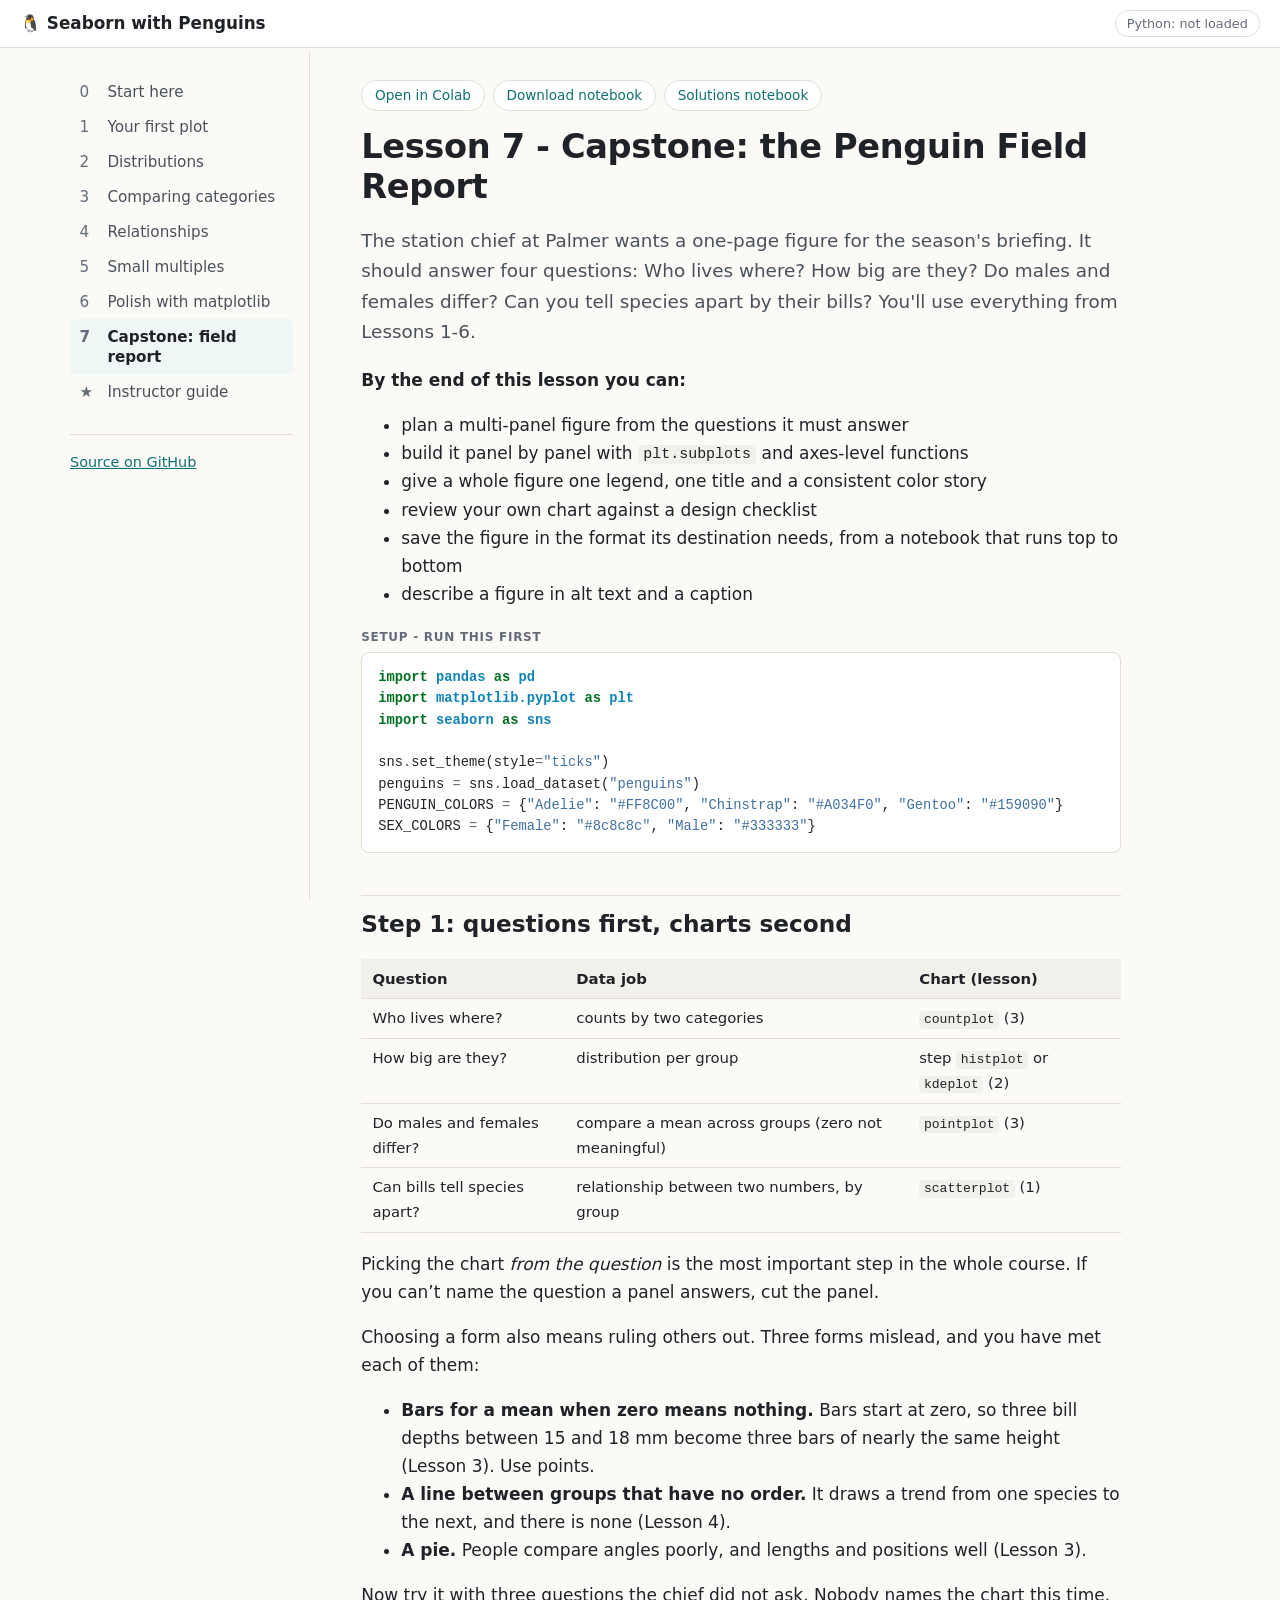
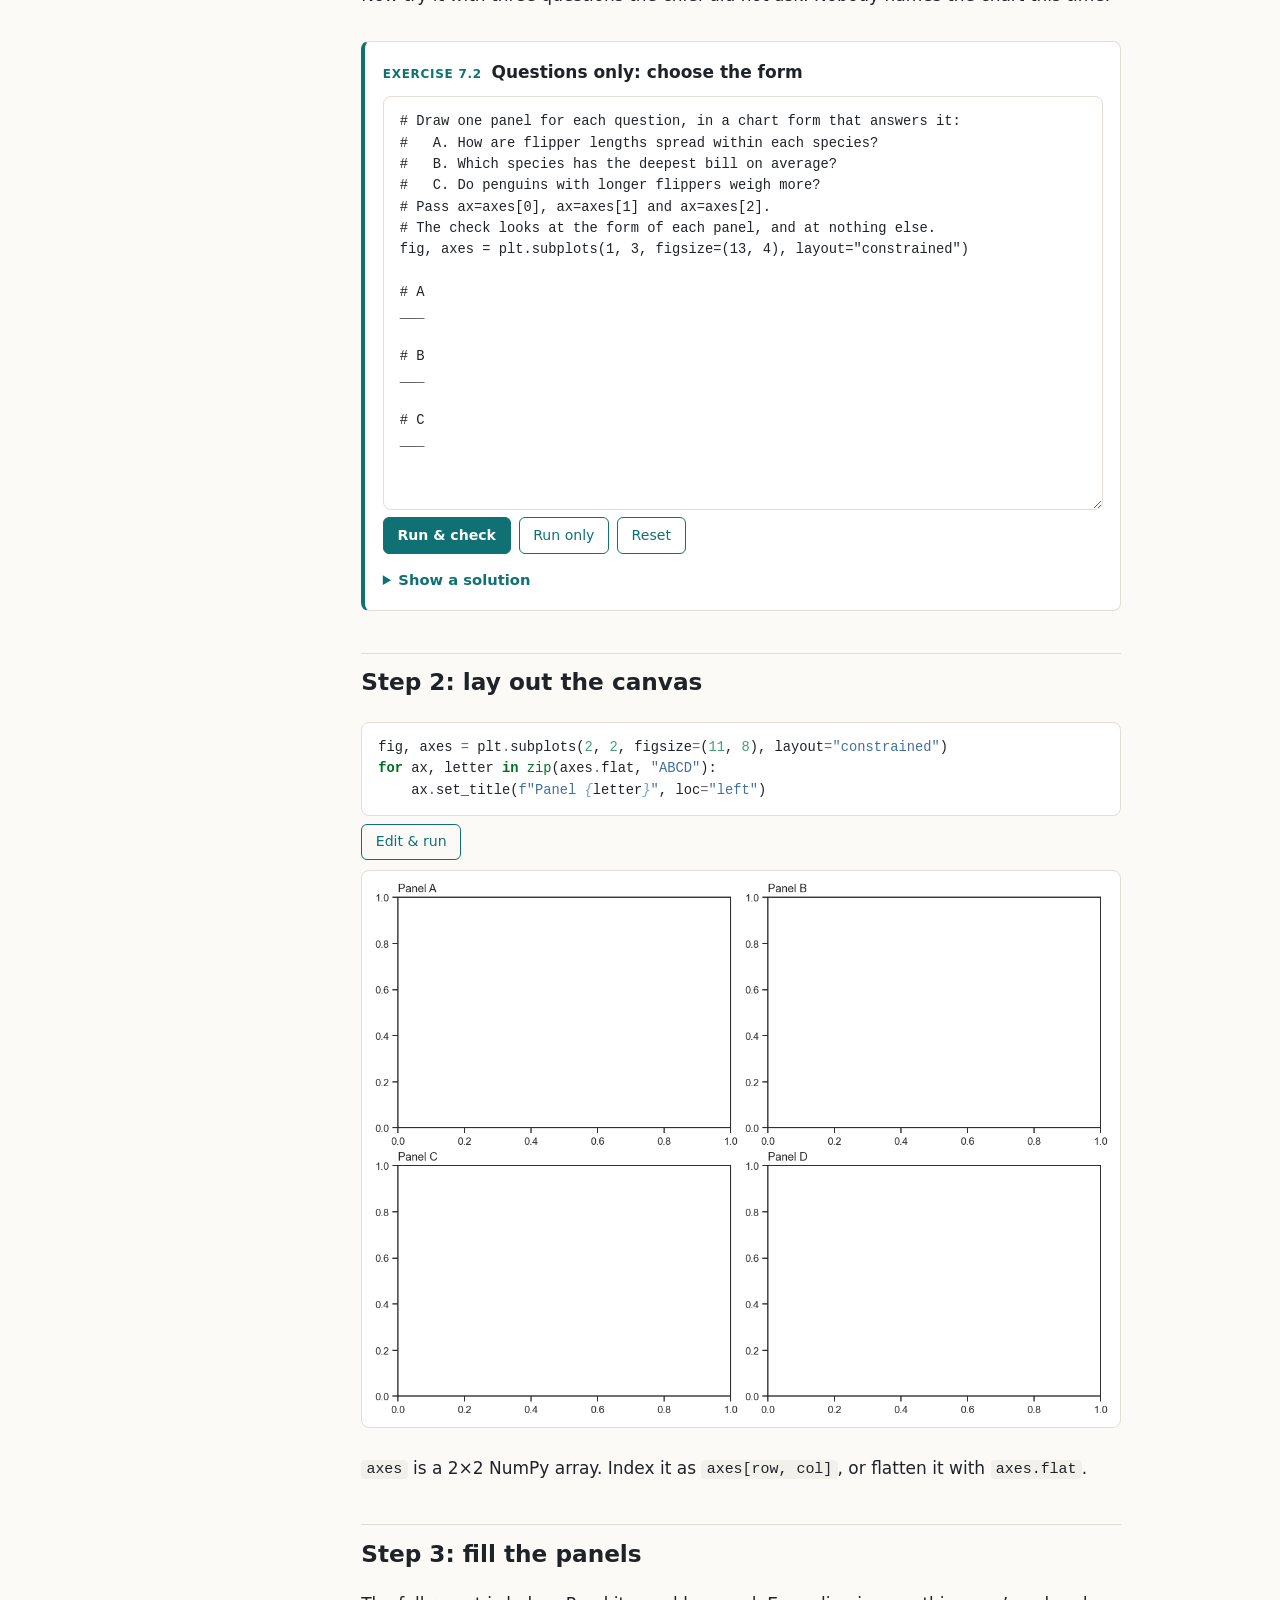
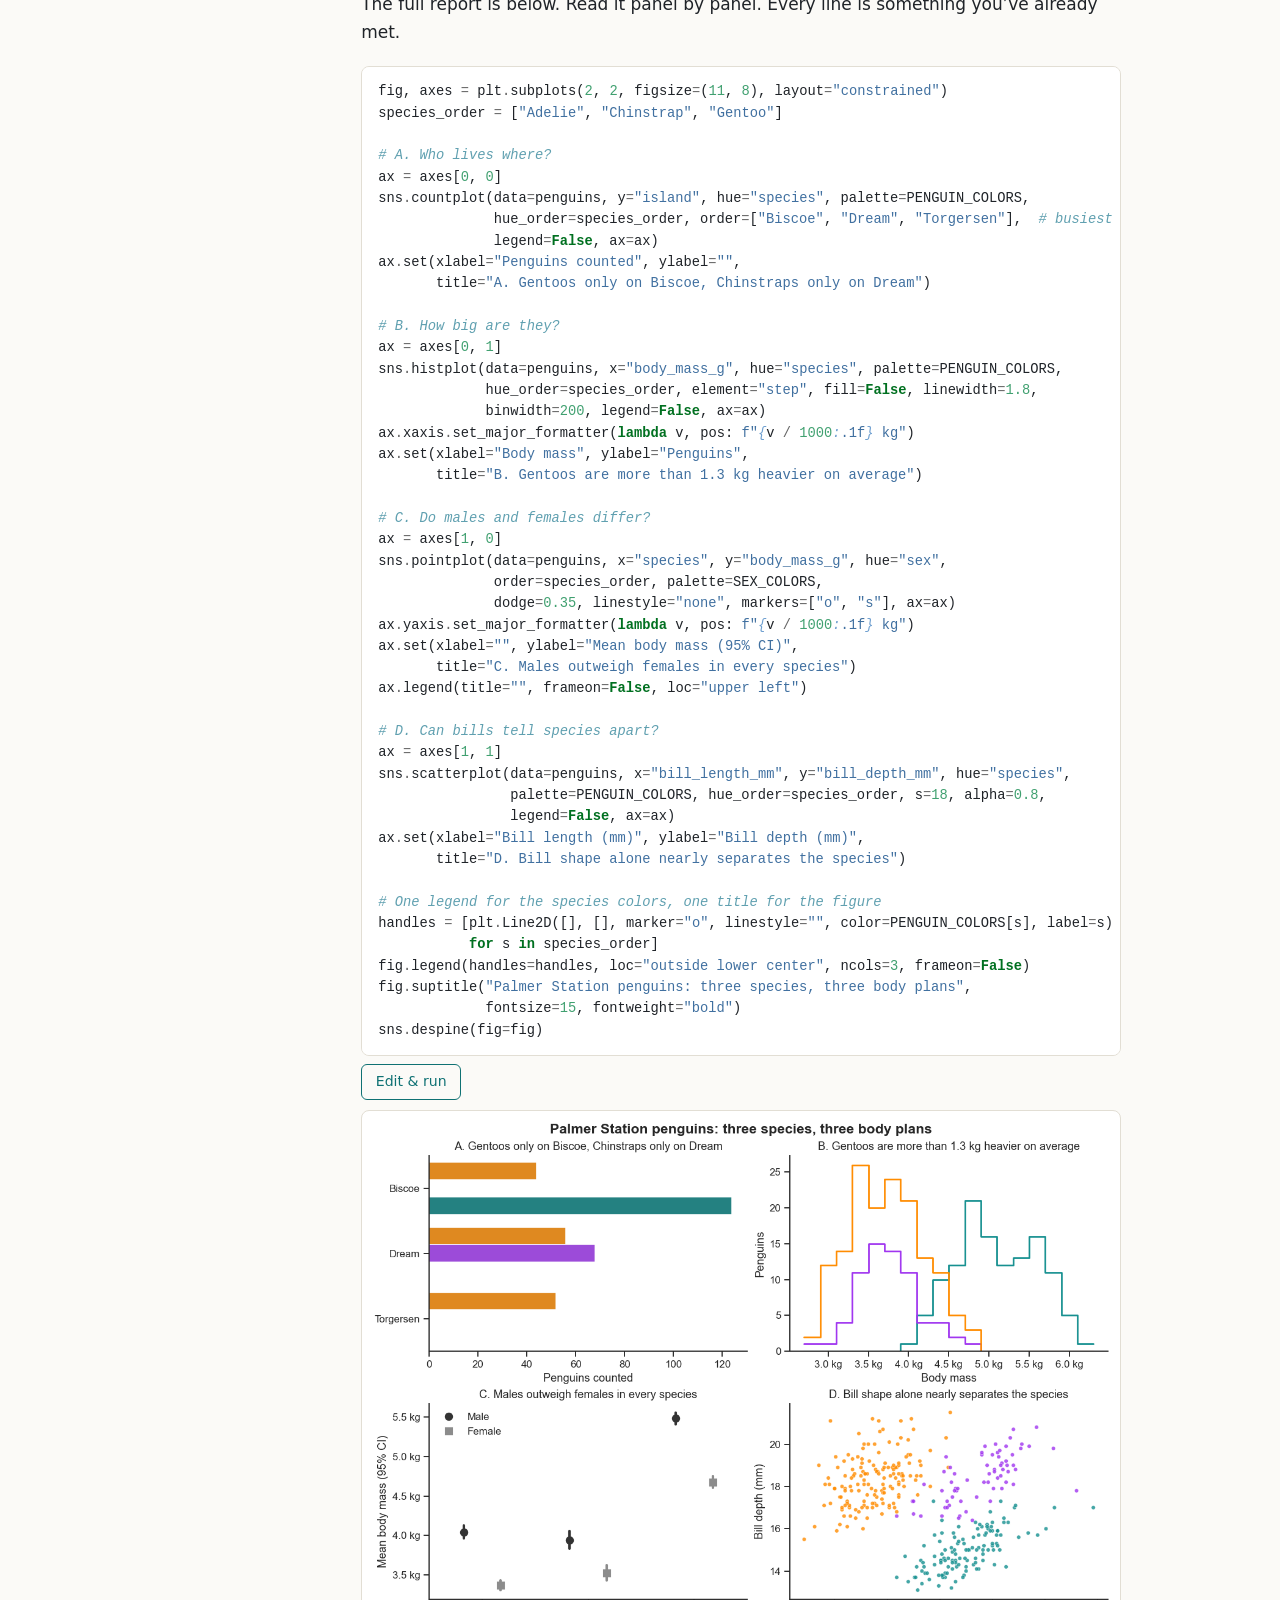
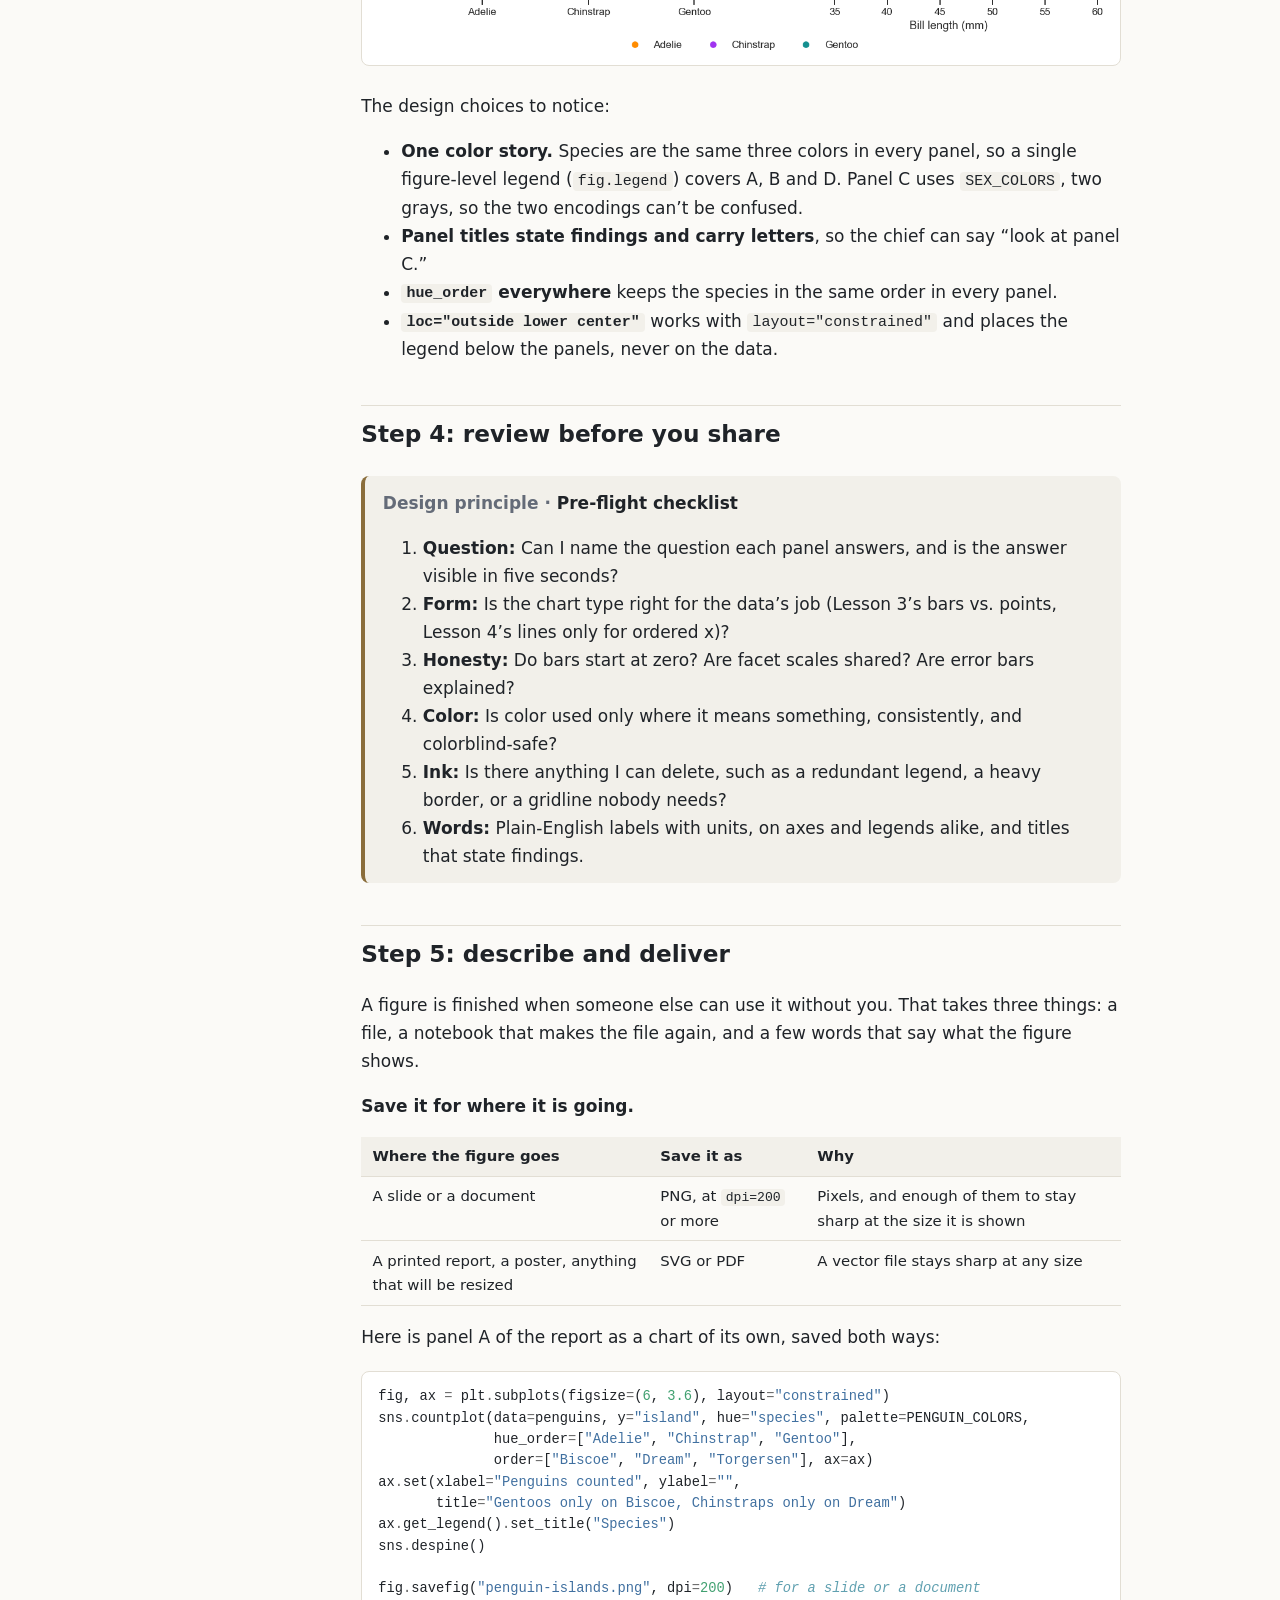
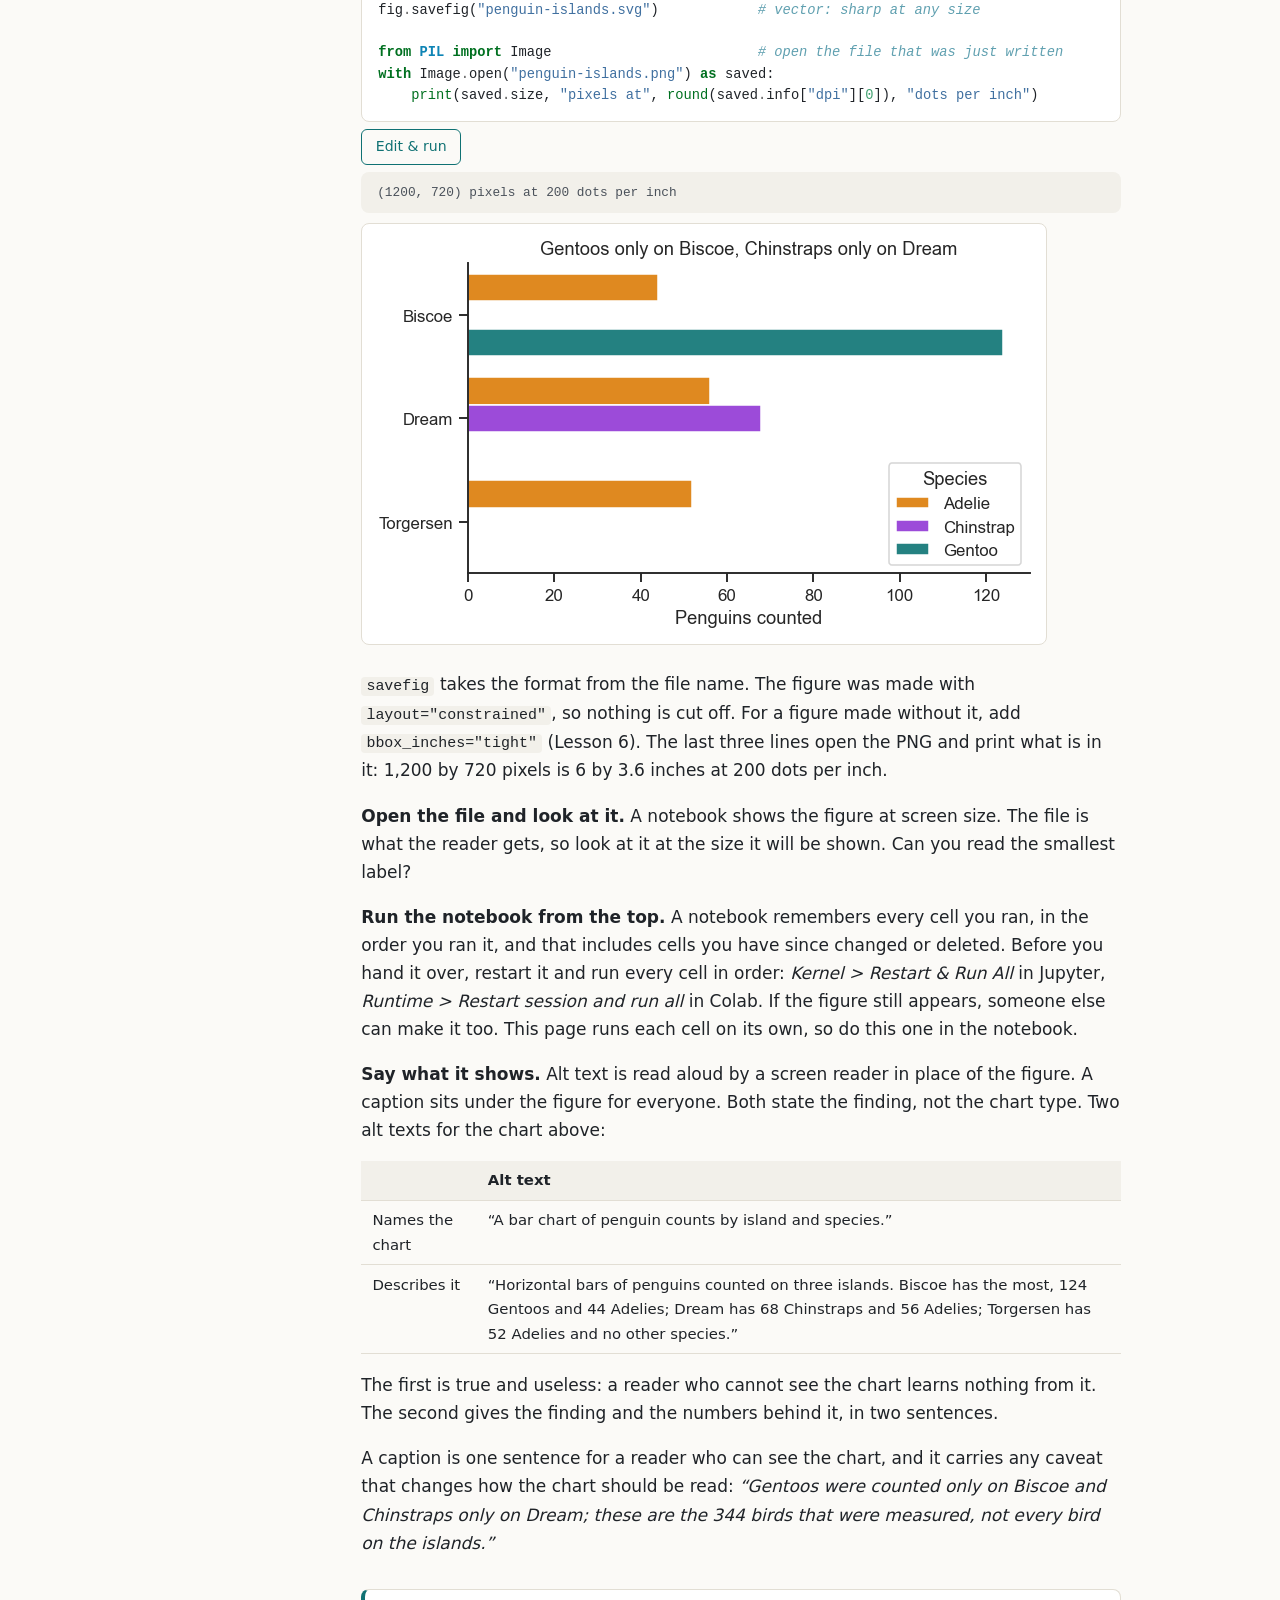
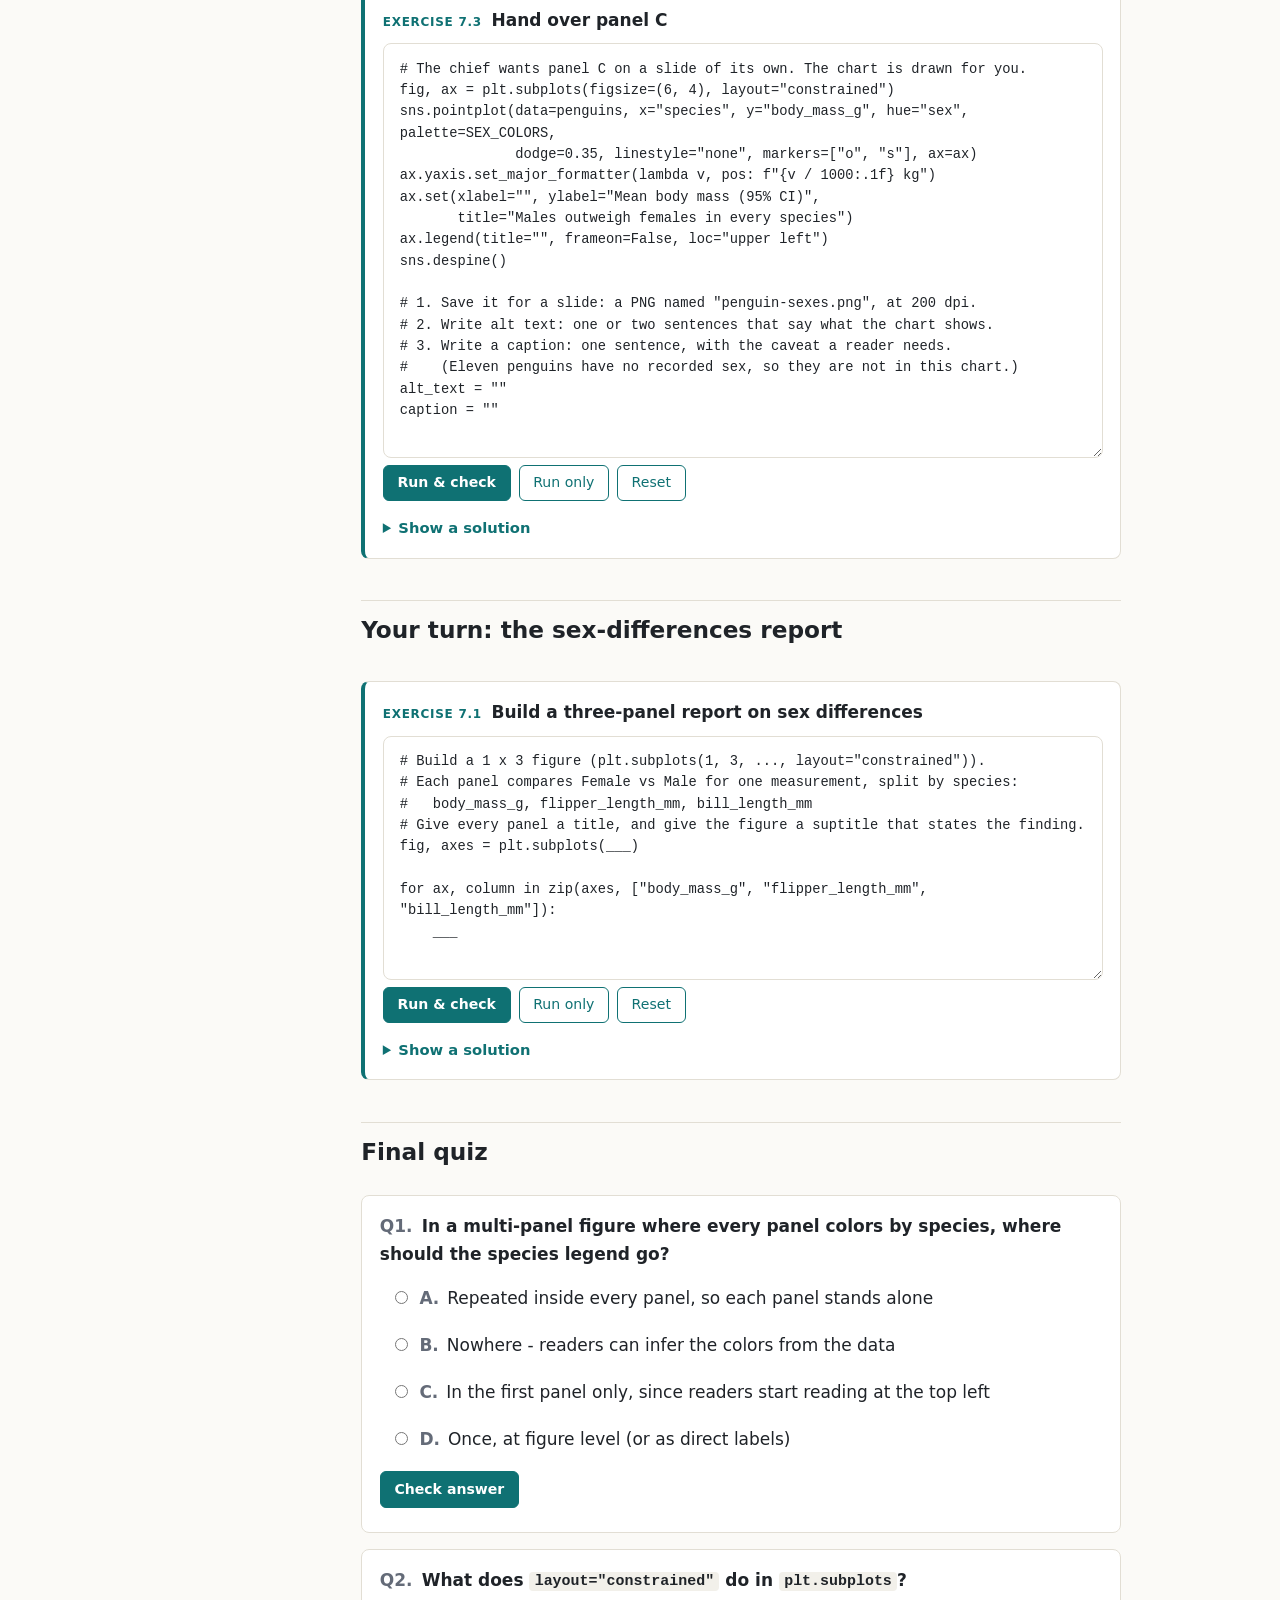
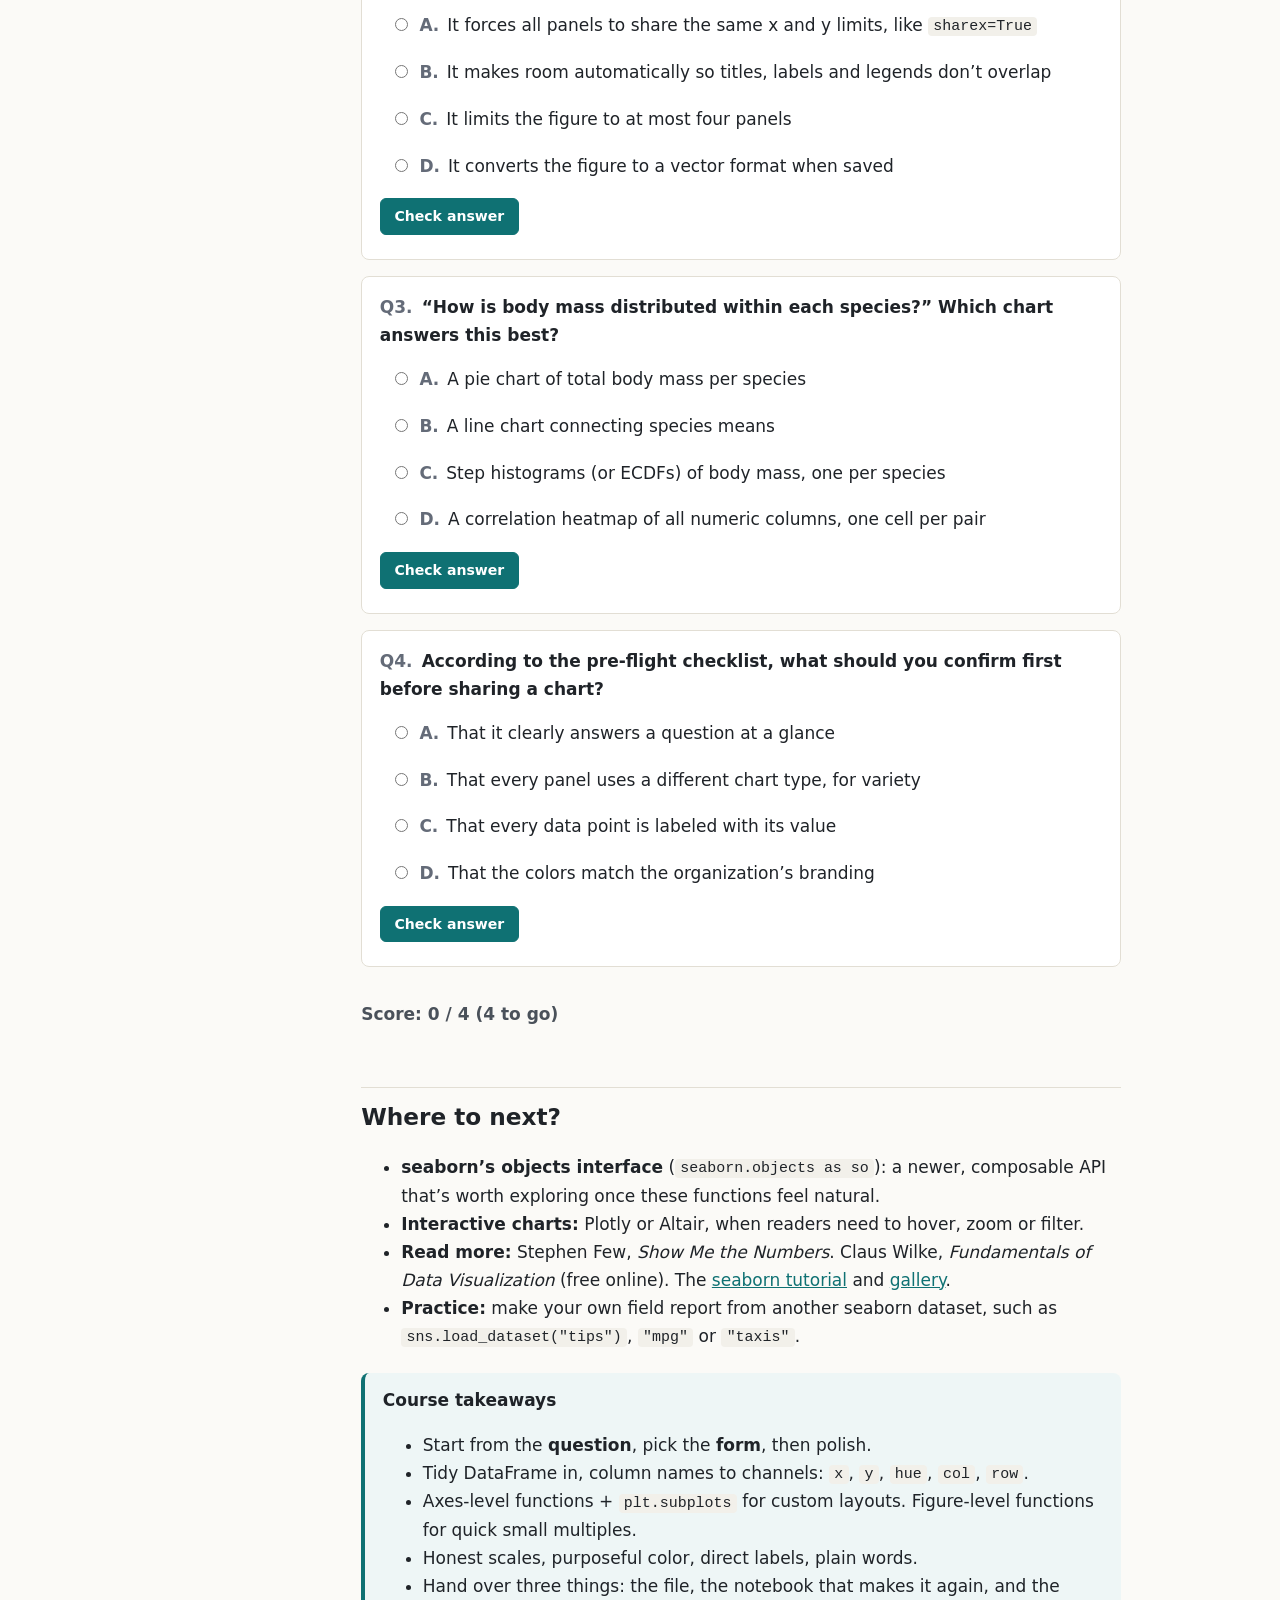
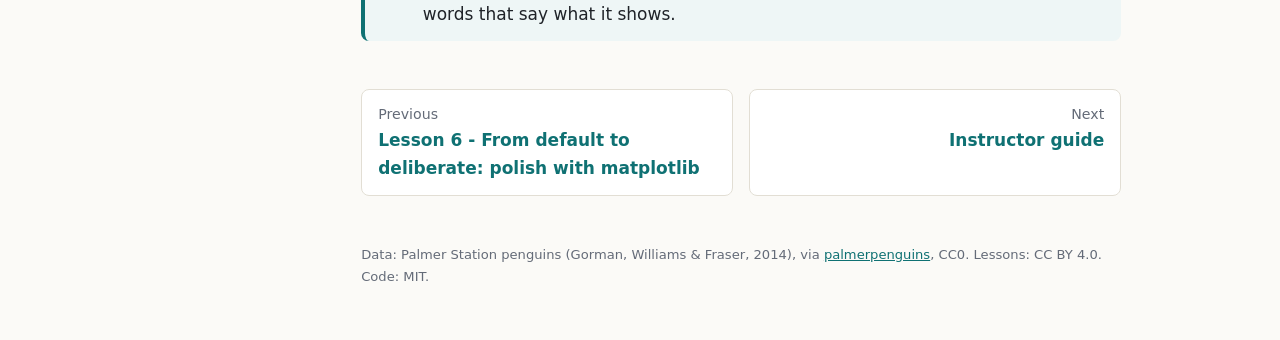
<file: docs/07-capstone.html>
<!doctype html>
<html lang="en">
<head>
<meta charset="utf-8">
<meta name="viewport" content="width=device-width, initial-scale=1">
<title>Lesson 7 - Capstone: the Penguin Field Report · Seaborn with Penguins</title>
<meta name="description" content="A hands-on, browser-runnable course in seaborn and matplotlib for people who already know Python and pandas.">
<link rel="icon" href="data:image/svg+xml,<svg xmlns='http://www.w3.org/2000/svg' viewBox='0 0 100 100'><text y='.9em' font-size='90'>🐧</text></svg>">
<link rel="stylesheet" href="assets/style.css">
<link rel="stylesheet" href="assets/pygments.css">
</head>
<body data-page="07-capstone">
<a class="skip-link" href="#main">Skip to content</a>
<header class="topbar">
  <button class="nav-toggle" type="button" aria-controls="sidebar" aria-expanded="false">Menu</button>
  <a class="brand" href="index.html"><span aria-hidden="true">🐧</span> Seaborn with Penguins</a>
  <span class="py-status" data-py-status title="In-browser Python status">Python: not loaded</span>
</header>
<div class="layout">
  <nav class="sidebar" id="sidebar" aria-label="Lessons">
    <ol class="nav-list"><li><a href="index.html" data-page="index"><span class="nav-num">0</span><span class="nav-title">Start here</span></a></li><li><a href="01-first-plot.html" data-page="01-first-plot"><span class="nav-num">1</span><span class="nav-title">Your first plot</span></a></li><li><a href="02-distributions.html" data-page="02-distributions"><span class="nav-num">2</span><span class="nav-title">Distributions</span></a></li><li><a href="03-categories.html" data-page="03-categories"><span class="nav-num">3</span><span class="nav-title">Comparing categories</span></a></li><li><a href="04-relationships.html" data-page="04-relationships"><span class="nav-num">4</span><span class="nav-title">Relationships</span></a></li><li><a href="05-small-multiples.html" data-page="05-small-multiples"><span class="nav-num">5</span><span class="nav-title">Small multiples</span></a></li><li><a href="06-polish.html" data-page="06-polish"><span class="nav-num">6</span><span class="nav-title">Polish with matplotlib</span></a></li><li><a href="07-capstone.html" data-page="07-capstone" aria-current=page><span class="nav-num">7</span><span class="nav-title">Capstone: field report</span></a></li><li><a href="instructor-guide.html" data-page="instructor-guide"><span class="nav-num">★</span><span class="nav-title">Instructor guide</span></a></li></ol>
    <div class="sidebar-foot">
      <a href="https://github.com/acatlin/seaborn-penguins">Source on GitHub</a>
    </div>
  </nav>
  <main id="main" class="content">
    <div class="lesson-tools"><a href="https://colab.research.google.com/github/acatlin/seaborn-penguins/blob/main/docs/notebooks/07-capstone.ipynb" target="_blank" rel="noopener" title="Opens in a new tab">Open in Colab</a><a href="notebooks/07-capstone.ipynb" download>Download notebook</a><a href="notebooks/07-capstone-solutions.ipynb" download>Solutions notebook</a></div>
    <article>
<h1 id="lesson-7-capstone-the-penguin-field-report">Lesson 7 - Capstone: the Penguin Field Report</h1>
<p class="lede">The station chief at Palmer wants a one-page figure for the season's briefing. It should answer four questions: Who lives where? How big are they? Do males and females differ? Can you tell species apart by their bills? You'll use everything from Lessons 1-6.</p>

<p><strong>By the end of this lesson you can:</strong></p>
<ul>
<li>plan a multi-panel figure from the questions it must answer</li>
<li>build it panel by panel with <code>plt.subplots</code> and axes-level functions</li>
<li>give a whole figure one legend, one title and a consistent color story</li>
<li>review your own chart against a design checklist</li>
<li>save the figure in the format its destination needs, from a notebook that runs top to bottom</li>
<li>describe a figure in alt text and a caption</li>
</ul>
<div class="cell cell-setup"><div class="code-label">Setup - run this first</div><div class="highlight"><pre><span></span><span class="kn">import</span><span class="w"> </span><span class="nn">pandas</span><span class="w"> </span><span class="k">as</span><span class="w"> </span><span class="nn">pd</span>
<span class="kn">import</span><span class="w"> </span><span class="nn">matplotlib.pyplot</span><span class="w"> </span><span class="k">as</span><span class="w"> </span><span class="nn">plt</span>
<span class="kn">import</span><span class="w"> </span><span class="nn">seaborn</span><span class="w"> </span><span class="k">as</span><span class="w"> </span><span class="nn">sns</span>

<span class="n">sns</span><span class="o">.</span><span class="n">set_theme</span><span class="p">(</span><span class="n">style</span><span class="o">=</span><span class="s2">&quot;ticks&quot;</span><span class="p">)</span>
<span class="n">penguins</span> <span class="o">=</span> <span class="n">sns</span><span class="o">.</span><span class="n">load_dataset</span><span class="p">(</span><span class="s2">&quot;penguins&quot;</span><span class="p">)</span>
<span class="n">PENGUIN_COLORS</span> <span class="o">=</span> <span class="p">{</span><span class="s2">&quot;Adelie&quot;</span><span class="p">:</span> <span class="s2">&quot;#FF8C00&quot;</span><span class="p">,</span> <span class="s2">&quot;Chinstrap&quot;</span><span class="p">:</span> <span class="s2">&quot;#A034F0&quot;</span><span class="p">,</span> <span class="s2">&quot;Gentoo&quot;</span><span class="p">:</span> <span class="s2">&quot;#159090&quot;</span><span class="p">}</span>
<span class="n">SEX_COLORS</span> <span class="o">=</span> <span class="p">{</span><span class="s2">&quot;Female&quot;</span><span class="p">:</span> <span class="s2">&quot;#8c8c8c&quot;</span><span class="p">,</span> <span class="s2">&quot;Male&quot;</span><span class="p">:</span> <span class="s2">&quot;#333333&quot;</span><span class="p">}</span>
</pre></div>
</div>
<h2 id="step-1-questions-first-charts-second">Step 1: questions first, charts second</h2>
<table>
<thead>
<tr>
<th>Question</th>
<th>Data job</th>
<th>Chart (lesson)</th>
</tr>
</thead>
<tbody>
<tr>
<td>Who lives where?</td>
<td>counts by two categories</td>
<td><code>countplot</code> (3)</td>
</tr>
<tr>
<td>How big are they?</td>
<td>distribution per group</td>
<td>step <code>histplot</code> or <code>kdeplot</code> (2)</td>
</tr>
<tr>
<td>Do males and females differ?</td>
<td>compare a mean across groups (zero not meaningful)</td>
<td><code>pointplot</code> (3)</td>
</tr>
<tr>
<td>Can bills tell species apart?</td>
<td>relationship between two numbers, by group</td>
<td><code>scatterplot</code> (1)</td>
</tr>
</tbody>
</table>
<p>Picking the chart <em>from the question</em> is the most important step in the whole course. If you can&rsquo;t name the question a panel answers, cut the panel.</p>
<p>Choosing a form also means ruling others out. Three forms mislead, and you have met each of them:</p>
<ul>
<li><strong>Bars for a mean when zero means nothing.</strong> Bars start at zero, so three bill depths between 15 and 18 mm become three bars of nearly the same height (Lesson 3). Use points.</li>
<li><strong>A line between groups that have no order.</strong> It draws a trend from one species to the next, and there is none (Lesson 4).</li>
<li><strong>A pie.</strong> People compare angles poorly, and lengths and positions well (Lesson 3).</li>
</ul>
<p>Now try it with three questions the chief did not ask. Nobody names the chart this time.</p>

<div class="exercise" id="ex-7.2" data-exercise>
  <div class="exercise-head"><span class="exercise-tag">Exercise 7.2</span>
    <span class="exercise-title">Questions only: choose the form</span></div>
  <textarea class="cell-editor" rows="18" spellcheck="false" autocapitalize="off"
    aria-label="Code editor for exercise 7.2"># Draw one panel for each question, in a chart form that answers it:
#   A. How are flipper lengths spread within each species?
#   B. Which species has the deepest bill on average?
#   C. Do penguins with longer flippers weigh more?
# Pass ax=axes[0], ax=axes[1] and ax=axes[2].
# The check looks at the form of each panel, and at nothing else.
fig, axes = plt.subplots(1, 3, figsize=(13, 4), layout=&quot;constrained&quot;)

# A
___

# B
___

# C
___</textarea>
  <div class="cell-toolbar">
    <button type="button" class="btn-primary" data-action="check">Run &amp; check</button>
    <button type="button" class="btn-ghost" data-action="run">Run only</button>
    <button type="button" class="btn-ghost" data-action="reset">Reset</button>
  </div>
  <div class="cell-live"></div>
  <details class="solution"><summary>Show a solution</summary>
    <div class="highlight"><pre><span></span><span class="n">fig</span><span class="p">,</span> <span class="n">axes</span> <span class="o">=</span> <span class="n">plt</span><span class="o">.</span><span class="n">subplots</span><span class="p">(</span><span class="mi">1</span><span class="p">,</span> <span class="mi">3</span><span class="p">,</span> <span class="n">figsize</span><span class="o">=</span><span class="p">(</span><span class="mi">13</span><span class="p">,</span> <span class="mi">4</span><span class="p">),</span> <span class="n">layout</span><span class="o">=</span><span class="s2">&quot;constrained&quot;</span><span class="p">)</span>

<span class="c1"># A. How one measurement is spread: a distribution, one outline per species</span>
<span class="n">sns</span><span class="o">.</span><span class="n">histplot</span><span class="p">(</span><span class="n">data</span><span class="o">=</span><span class="n">penguins</span><span class="p">,</span> <span class="n">x</span><span class="o">=</span><span class="s2">&quot;flipper_length_mm&quot;</span><span class="p">,</span> <span class="n">hue</span><span class="o">=</span><span class="s2">&quot;species&quot;</span><span class="p">,</span> <span class="n">palette</span><span class="o">=</span><span class="n">PENGUIN_COLORS</span><span class="p">,</span>
             <span class="n">element</span><span class="o">=</span><span class="s2">&quot;step&quot;</span><span class="p">,</span> <span class="n">fill</span><span class="o">=</span><span class="kc">False</span><span class="p">,</span> <span class="n">binwidth</span><span class="o">=</span><span class="mi">3</span><span class="p">,</span> <span class="n">ax</span><span class="o">=</span><span class="n">axes</span><span class="p">[</span><span class="mi">0</span><span class="p">])</span>
<span class="n">axes</span><span class="p">[</span><span class="mi">0</span><span class="p">]</span><span class="o">.</span><span class="n">set</span><span class="p">(</span><span class="n">xlabel</span><span class="o">=</span><span class="s2">&quot;Flipper length (mm)&quot;</span><span class="p">,</span> <span class="n">ylabel</span><span class="o">=</span><span class="s2">&quot;Penguins&quot;</span><span class="p">,</span>
            <span class="n">title</span><span class="o">=</span><span class="s2">&quot;A. Gentoo flippers are the longest&quot;</span><span class="p">)</span>
<span class="n">axes</span><span class="p">[</span><span class="mi">0</span><span class="p">]</span><span class="o">.</span><span class="n">get_legend</span><span class="p">()</span><span class="o">.</span><span class="n">set_title</span><span class="p">(</span><span class="s2">&quot;Species&quot;</span><span class="p">)</span>

<span class="c1"># B. A mean compared across groups, where zero means nothing: points, not bars,</span>
<span class="c1">#    and no line from one species to the next</span>
<span class="n">sns</span><span class="o">.</span><span class="n">pointplot</span><span class="p">(</span><span class="n">data</span><span class="o">=</span><span class="n">penguins</span><span class="p">,</span> <span class="n">x</span><span class="o">=</span><span class="s2">&quot;species&quot;</span><span class="p">,</span> <span class="n">y</span><span class="o">=</span><span class="s2">&quot;bill_depth_mm&quot;</span><span class="p">,</span> <span class="n">hue</span><span class="o">=</span><span class="s2">&quot;species&quot;</span><span class="p">,</span>
              <span class="n">palette</span><span class="o">=</span><span class="n">PENGUIN_COLORS</span><span class="p">,</span> <span class="n">linestyle</span><span class="o">=</span><span class="s2">&quot;none&quot;</span><span class="p">,</span> <span class="n">legend</span><span class="o">=</span><span class="kc">False</span><span class="p">,</span> <span class="n">ax</span><span class="o">=</span><span class="n">axes</span><span class="p">[</span><span class="mi">1</span><span class="p">])</span>
<span class="n">axes</span><span class="p">[</span><span class="mi">1</span><span class="p">]</span><span class="o">.</span><span class="n">set</span><span class="p">(</span><span class="n">xlabel</span><span class="o">=</span><span class="s2">&quot;&quot;</span><span class="p">,</span> <span class="n">ylabel</span><span class="o">=</span><span class="s2">&quot;Mean bill depth (mm), 95% CI&quot;</span><span class="p">,</span>
            <span class="n">title</span><span class="o">=</span><span class="s2">&quot;B. Adelie and Chinstrap bills are the deepest&quot;</span><span class="p">)</span>

<span class="c1"># C. Two measurements of the same penguin: a relationship, one point per bird</span>
<span class="n">sns</span><span class="o">.</span><span class="n">scatterplot</span><span class="p">(</span><span class="n">data</span><span class="o">=</span><span class="n">penguins</span><span class="p">,</span> <span class="n">x</span><span class="o">=</span><span class="s2">&quot;flipper_length_mm&quot;</span><span class="p">,</span> <span class="n">y</span><span class="o">=</span><span class="s2">&quot;body_mass_g&quot;</span><span class="p">,</span> <span class="n">hue</span><span class="o">=</span><span class="s2">&quot;species&quot;</span><span class="p">,</span>
                <span class="n">palette</span><span class="o">=</span><span class="n">PENGUIN_COLORS</span><span class="p">,</span> <span class="n">s</span><span class="o">=</span><span class="mi">18</span><span class="p">,</span> <span class="n">legend</span><span class="o">=</span><span class="kc">False</span><span class="p">,</span> <span class="n">ax</span><span class="o">=</span><span class="n">axes</span><span class="p">[</span><span class="mi">2</span><span class="p">])</span>
<span class="n">axes</span><span class="p">[</span><span class="mi">2</span><span class="p">]</span><span class="o">.</span><span class="n">set</span><span class="p">(</span><span class="n">xlabel</span><span class="o">=</span><span class="s2">&quot;Flipper length (mm)&quot;</span><span class="p">,</span> <span class="n">ylabel</span><span class="o">=</span><span class="s2">&quot;Body mass (g)&quot;</span><span class="p">,</span>
            <span class="n">title</span><span class="o">=</span><span class="s2">&quot;C. Longer flippers, heavier penguins&quot;</span><span class="p">)</span>
<span class="n">sns</span><span class="o">.</span><span class="n">despine</span><span class="p">(</span><span class="n">fig</span><span class="o">=</span><span class="n">fig</span><span class="p">)</span>
</pre></div>
<figure class="cell-figure"><img src="img/sol-7.2.png" alt="Solution chart for exercise 7.2" loading="lazy"></figure>
    <button type="button" class="btn-ghost" data-action="load-solution">Load solution into editor</button>
  </details>
  <script type="application/json" class="cell-data">{"starter": "# Draw one panel for each question, in a chart form that answers it:\n#   A. How are flipper lengths spread within each species?\n#   B. Which species has the deepest bill on average?\n#   C. Do penguins with longer flippers weigh more?\n# Pass ax=axes[0], ax=axes[1] and ax=axes[2].\n# The check looks at the form of each panel, and at nothing else.\nfig, axes = plt.subplots(1, 3, figsize=(13, 4), layout=\"constrained\")\n\n# A\n___\n\n# B\n___\n\n# C\n___", "solution": "fig, axes = plt.subplots(1, 3, figsize=(13, 4), layout=\"constrained\")\n\n# A. How one measurement is spread: a distribution, one outline per species\nsns.histplot(data=penguins, x=\"flipper_length_mm\", hue=\"species\", palette=PENGUIN_COLORS,\n             element=\"step\", fill=False, binwidth=3, ax=axes[0])\naxes[0].set(xlabel=\"Flipper length (mm)\", ylabel=\"Penguins\",\n            title=\"A. Gentoo flippers are the longest\")\naxes[0].get_legend().set_title(\"Species\")\n\n# B. A mean compared across groups, where zero means nothing: points, not bars,\n#    and no line from one species to the next\nsns.pointplot(data=penguins, x=\"species\", y=\"bill_depth_mm\", hue=\"species\",\n              palette=PENGUIN_COLORS, linestyle=\"none\", legend=False, ax=axes[1])\naxes[1].set(xlabel=\"\", ylabel=\"Mean bill depth (mm), 95% CI\",\n            title=\"B. Adelie and Chinstrap bills are the deepest\")\n\n# C. Two measurements of the same penguin: a relationship, one point per bird\nsns.scatterplot(data=penguins, x=\"flipper_length_mm\", y=\"body_mass_g\", hue=\"species\",\n                palette=PENGUIN_COLORS, s=18, legend=False, ax=axes[2])\naxes[2].set(xlabel=\"Flipper length (mm)\", ylabel=\"Body mass (g)\",\n            title=\"C. Longer flippers, heavier penguins\")\nsns.despine(fig=fig)", "check": "axes = chart_axes()\nassert len(axes) == 3, f\"Draw three panels, one for each question, by passing ax=axes[0], ax=axes[1] and ax=axes[2]. I found {len(axes)} with a chart on it.\"\nspread = {\"histogram\", \"density\", \"ecdf\", \"area\", \"box\", \"violin\", \"strip\"}\na, b, c = (chart_forms(ax) for ax in axes)\nfor panel, forms in zip(\"ABC\", (a, b, c)):\n    assert \"pie\" not in forms, f\"Panel {panel}: a pie makes the reader compare angles. Choose a form that compares lengths or positions.\"\n\nassert \"joined\" not in a, \"Panel A: a line from one species to the next draws a trend, and species have no order. The question asks how flipper lengths are spread: draw a distribution.\"\nassert \"bars\" not in a, \"Panel A: one bar per species shows one number, a mean or a count. The question asks how the flipper lengths are spread, so show the whole distribution: a histogram, a density curve, an ECDF, or a box, violin or strip plot.\"\nif not a & spread:\n    assert \"points\" not in a, \"Panel A: a point plot shows a mean and its interval, two numbers per species. The question asks how the flipper lengths are spread, so show the whole distribution: a histogram, a density curve, an ECDF, or a box, violin or strip plot.\"\n    assert not a & {\"scatter\", \"line\", \"mesh\"}, \"Panel A: that form relates two measurements. This question is about one, flipper length: draw its distribution for each species.\"\n    assert False, \"Panel A: I can't tell which form this is. For a question about spread I know a histogram, a density curve, an ECDF, and a box, violin or strip plot.\"\n\nassert \"joined\" not in b, \"Panel B: a line from one species to the next draws a trend, and species have no order. Keep the points and drop the line: linestyle=\\\"none\\\" in sns.pointplot.\"\nassert \"bars\" not in b, \"Panel B: bars start at zero, and a bill 0 mm deep means nothing. Drawn from zero, depths of 15 to 18 mm look nearly alike. Use points (sns.pointplot with linestyle=\\\"none\\\"), or show each species' spread with a box, violin or strip plot.\"\nif not b & (spread | {\"points\"}):\n    assert not b & {\"scatter\", \"line\", \"mesh\"}, \"Panel B: that form relates two measurements. This question compares the species on one, bill depth: put species on one axis.\"\n    assert False, \"Panel B: I can't tell which form this is. For a mean compared across groups I know a point plot, and a box, violin or strip plot.\"\n\nassert \"bars\" not in c, \"Panel C: bars compare groups. This question relates two measurements of the same penguin, so give each an axis: a scatter plot, with a trend line if you like.\"\nif not c & {\"scatter\", \"line\", \"mesh\"}:\n    assert not c & {\"histogram\", \"density\", \"ecdf\", \"area\"}, \"Panel C: that shows how one measurement is spread. This question relates two, flipper length and body mass, so give each an axis: a scatter plot, with a trend line if you like.\"\n    assert not c & {\"box\", \"violin\", \"strip\", \"points\", \"joined\"}, \"Panel C: that compares groups. This question relates two measurements of the same penguin, so give each an axis: a scatter plot, with a trend line if you like.\"\n    assert False, \"Panel C: I can't tell which form this is. For a relationship between two measurements I know a scatter plot, a trend line and a 2-D histogram.\"\n\nplain = {\"histogram\": \"a histogram\", \"density\": \"density curves\", \"ecdf\": \"ECDFs\", \"area\": \"filled outlines\",\n         \"box\": \"a box plot\", \"violin\": \"a violin plot\", \"strip\": \"a strip plot\", \"points\": \"a point plot\",\n         \"scatter\": \"a scatter plot\", \"line\": \"a line\", \"mesh\": \"a 2-D histogram\"}\ndef named(forms):\n    return \" with \".join(plain.get(form, form) for form in sorted(forms))\nprint(f\"Three questions, three forms that answer them. A: {named(a)}. B: {named(b)}. C: {named(c)}. I looked at the forms only. Whether the labels and titles do their job is for the pre-flight checklist in Step 4.\")"}</script>
</div>


<h2 id="step-2-lay-out-the-canvas">Step 2: lay out the canvas</h2>
<div class="cell" data-cell><div class="highlight"><pre><span></span><span class="n">fig</span><span class="p">,</span> <span class="n">axes</span> <span class="o">=</span> <span class="n">plt</span><span class="o">.</span><span class="n">subplots</span><span class="p">(</span><span class="mi">2</span><span class="p">,</span> <span class="mi">2</span><span class="p">,</span> <span class="n">figsize</span><span class="o">=</span><span class="p">(</span><span class="mi">11</span><span class="p">,</span> <span class="mi">8</span><span class="p">),</span> <span class="n">layout</span><span class="o">=</span><span class="s2">&quot;constrained&quot;</span><span class="p">)</span>
<span class="k">for</span> <span class="n">ax</span><span class="p">,</span> <span class="n">letter</span> <span class="ow">in</span> <span class="nb">zip</span><span class="p">(</span><span class="n">axes</span><span class="o">.</span><span class="n">flat</span><span class="p">,</span> <span class="s2">&quot;ABCD&quot;</span><span class="p">):</span>
    <span class="n">ax</span><span class="o">.</span><span class="n">set_title</span><span class="p">(</span><span class="sa">f</span><span class="s2">&quot;Panel </span><span class="si">{</span><span class="n">letter</span><span class="si">}</span><span class="s2">&quot;</span><span class="p">,</span> <span class="n">loc</span><span class="o">=</span><span class="s2">&quot;left&quot;</span><span class="p">)</span>
</pre></div>
<script type="application/json" class="cell-data">{"code": "fig, axes = plt.subplots(2, 2, figsize=(11, 8), layout=\"constrained\")\nfor ax, letter in zip(axes.flat, \"ABCD\"):\n    ax.set_title(f\"Panel {letter}\", loc=\"left\")"}</script><div class="cell-toolbar"><button type="button" class="btn-ghost" data-action="edit" title="Open this example in a live Python editor">Edit &amp; run</button></div><figure class="cell-figure"><img src="img/07-canvas.png" alt="An empty two-by-two grid of axes with panel letters A to D." loading="lazy"></figure><div class="cell-live"></div></div>
<p><code>axes</code> is a 2×2 NumPy array. Index it as <code>axes[row, col]</code>, or flatten it with <code>axes.flat</code>.</p>
<h2 id="step-3-fill-the-panels">Step 3: fill the panels</h2>
<p>The full report is below. Read it panel by panel. Every line is something you&rsquo;ve already met.</p>
<div class="cell" data-cell><div class="highlight"><pre><span></span><span class="n">fig</span><span class="p">,</span> <span class="n">axes</span> <span class="o">=</span> <span class="n">plt</span><span class="o">.</span><span class="n">subplots</span><span class="p">(</span><span class="mi">2</span><span class="p">,</span> <span class="mi">2</span><span class="p">,</span> <span class="n">figsize</span><span class="o">=</span><span class="p">(</span><span class="mi">11</span><span class="p">,</span> <span class="mi">8</span><span class="p">),</span> <span class="n">layout</span><span class="o">=</span><span class="s2">&quot;constrained&quot;</span><span class="p">)</span>
<span class="n">species_order</span> <span class="o">=</span> <span class="p">[</span><span class="s2">&quot;Adelie&quot;</span><span class="p">,</span> <span class="s2">&quot;Chinstrap&quot;</span><span class="p">,</span> <span class="s2">&quot;Gentoo&quot;</span><span class="p">]</span>

<span class="c1"># A. Who lives where?</span>
<span class="n">ax</span> <span class="o">=</span> <span class="n">axes</span><span class="p">[</span><span class="mi">0</span><span class="p">,</span> <span class="mi">0</span><span class="p">]</span>
<span class="n">sns</span><span class="o">.</span><span class="n">countplot</span><span class="p">(</span><span class="n">data</span><span class="o">=</span><span class="n">penguins</span><span class="p">,</span> <span class="n">y</span><span class="o">=</span><span class="s2">&quot;island&quot;</span><span class="p">,</span> <span class="n">hue</span><span class="o">=</span><span class="s2">&quot;species&quot;</span><span class="p">,</span> <span class="n">palette</span><span class="o">=</span><span class="n">PENGUIN_COLORS</span><span class="p">,</span>
              <span class="n">hue_order</span><span class="o">=</span><span class="n">species_order</span><span class="p">,</span> <span class="n">order</span><span class="o">=</span><span class="p">[</span><span class="s2">&quot;Biscoe&quot;</span><span class="p">,</span> <span class="s2">&quot;Dream&quot;</span><span class="p">,</span> <span class="s2">&quot;Torgersen&quot;</span><span class="p">],</span>  <span class="c1"># busiest first</span>
              <span class="n">legend</span><span class="o">=</span><span class="kc">False</span><span class="p">,</span> <span class="n">ax</span><span class="o">=</span><span class="n">ax</span><span class="p">)</span>
<span class="n">ax</span><span class="o">.</span><span class="n">set</span><span class="p">(</span><span class="n">xlabel</span><span class="o">=</span><span class="s2">&quot;Penguins counted&quot;</span><span class="p">,</span> <span class="n">ylabel</span><span class="o">=</span><span class="s2">&quot;&quot;</span><span class="p">,</span>
       <span class="n">title</span><span class="o">=</span><span class="s2">&quot;A. Gentoos only on Biscoe, Chinstraps only on Dream&quot;</span><span class="p">)</span>

<span class="c1"># B. How big are they?</span>
<span class="n">ax</span> <span class="o">=</span> <span class="n">axes</span><span class="p">[</span><span class="mi">0</span><span class="p">,</span> <span class="mi">1</span><span class="p">]</span>
<span class="n">sns</span><span class="o">.</span><span class="n">histplot</span><span class="p">(</span><span class="n">data</span><span class="o">=</span><span class="n">penguins</span><span class="p">,</span> <span class="n">x</span><span class="o">=</span><span class="s2">&quot;body_mass_g&quot;</span><span class="p">,</span> <span class="n">hue</span><span class="o">=</span><span class="s2">&quot;species&quot;</span><span class="p">,</span> <span class="n">palette</span><span class="o">=</span><span class="n">PENGUIN_COLORS</span><span class="p">,</span>
             <span class="n">hue_order</span><span class="o">=</span><span class="n">species_order</span><span class="p">,</span> <span class="n">element</span><span class="o">=</span><span class="s2">&quot;step&quot;</span><span class="p">,</span> <span class="n">fill</span><span class="o">=</span><span class="kc">False</span><span class="p">,</span> <span class="n">linewidth</span><span class="o">=</span><span class="mf">1.8</span><span class="p">,</span>
             <span class="n">binwidth</span><span class="o">=</span><span class="mi">200</span><span class="p">,</span> <span class="n">legend</span><span class="o">=</span><span class="kc">False</span><span class="p">,</span> <span class="n">ax</span><span class="o">=</span><span class="n">ax</span><span class="p">)</span>
<span class="n">ax</span><span class="o">.</span><span class="n">xaxis</span><span class="o">.</span><span class="n">set_major_formatter</span><span class="p">(</span><span class="k">lambda</span> <span class="n">v</span><span class="p">,</span> <span class="n">pos</span><span class="p">:</span> <span class="sa">f</span><span class="s2">&quot;</span><span class="si">{</span><span class="n">v</span><span class="w"> </span><span class="o">/</span><span class="w"> </span><span class="mi">1000</span><span class="si">:</span><span class="s2">.1f</span><span class="si">}</span><span class="s2"> kg&quot;</span><span class="p">)</span>
<span class="n">ax</span><span class="o">.</span><span class="n">set</span><span class="p">(</span><span class="n">xlabel</span><span class="o">=</span><span class="s2">&quot;Body mass&quot;</span><span class="p">,</span> <span class="n">ylabel</span><span class="o">=</span><span class="s2">&quot;Penguins&quot;</span><span class="p">,</span>
       <span class="n">title</span><span class="o">=</span><span class="s2">&quot;B. Gentoos are more than 1.3 kg heavier on average&quot;</span><span class="p">)</span>

<span class="c1"># C. Do males and females differ?</span>
<span class="n">ax</span> <span class="o">=</span> <span class="n">axes</span><span class="p">[</span><span class="mi">1</span><span class="p">,</span> <span class="mi">0</span><span class="p">]</span>
<span class="n">sns</span><span class="o">.</span><span class="n">pointplot</span><span class="p">(</span><span class="n">data</span><span class="o">=</span><span class="n">penguins</span><span class="p">,</span> <span class="n">x</span><span class="o">=</span><span class="s2">&quot;species&quot;</span><span class="p">,</span> <span class="n">y</span><span class="o">=</span><span class="s2">&quot;body_mass_g&quot;</span><span class="p">,</span> <span class="n">hue</span><span class="o">=</span><span class="s2">&quot;sex&quot;</span><span class="p">,</span>
              <span class="n">order</span><span class="o">=</span><span class="n">species_order</span><span class="p">,</span> <span class="n">palette</span><span class="o">=</span><span class="n">SEX_COLORS</span><span class="p">,</span>
              <span class="n">dodge</span><span class="o">=</span><span class="mf">0.35</span><span class="p">,</span> <span class="n">linestyle</span><span class="o">=</span><span class="s2">&quot;none&quot;</span><span class="p">,</span> <span class="n">markers</span><span class="o">=</span><span class="p">[</span><span class="s2">&quot;o&quot;</span><span class="p">,</span> <span class="s2">&quot;s&quot;</span><span class="p">],</span> <span class="n">ax</span><span class="o">=</span><span class="n">ax</span><span class="p">)</span>
<span class="n">ax</span><span class="o">.</span><span class="n">yaxis</span><span class="o">.</span><span class="n">set_major_formatter</span><span class="p">(</span><span class="k">lambda</span> <span class="n">v</span><span class="p">,</span> <span class="n">pos</span><span class="p">:</span> <span class="sa">f</span><span class="s2">&quot;</span><span class="si">{</span><span class="n">v</span><span class="w"> </span><span class="o">/</span><span class="w"> </span><span class="mi">1000</span><span class="si">:</span><span class="s2">.1f</span><span class="si">}</span><span class="s2"> kg&quot;</span><span class="p">)</span>
<span class="n">ax</span><span class="o">.</span><span class="n">set</span><span class="p">(</span><span class="n">xlabel</span><span class="o">=</span><span class="s2">&quot;&quot;</span><span class="p">,</span> <span class="n">ylabel</span><span class="o">=</span><span class="s2">&quot;Mean body mass (95% CI)&quot;</span><span class="p">,</span>
       <span class="n">title</span><span class="o">=</span><span class="s2">&quot;C. Males outweigh females in every species&quot;</span><span class="p">)</span>
<span class="n">ax</span><span class="o">.</span><span class="n">legend</span><span class="p">(</span><span class="n">title</span><span class="o">=</span><span class="s2">&quot;&quot;</span><span class="p">,</span> <span class="n">frameon</span><span class="o">=</span><span class="kc">False</span><span class="p">,</span> <span class="n">loc</span><span class="o">=</span><span class="s2">&quot;upper left&quot;</span><span class="p">)</span>

<span class="c1"># D. Can bills tell species apart?</span>
<span class="n">ax</span> <span class="o">=</span> <span class="n">axes</span><span class="p">[</span><span class="mi">1</span><span class="p">,</span> <span class="mi">1</span><span class="p">]</span>
<span class="n">sns</span><span class="o">.</span><span class="n">scatterplot</span><span class="p">(</span><span class="n">data</span><span class="o">=</span><span class="n">penguins</span><span class="p">,</span> <span class="n">x</span><span class="o">=</span><span class="s2">&quot;bill_length_mm&quot;</span><span class="p">,</span> <span class="n">y</span><span class="o">=</span><span class="s2">&quot;bill_depth_mm&quot;</span><span class="p">,</span> <span class="n">hue</span><span class="o">=</span><span class="s2">&quot;species&quot;</span><span class="p">,</span>
                <span class="n">palette</span><span class="o">=</span><span class="n">PENGUIN_COLORS</span><span class="p">,</span> <span class="n">hue_order</span><span class="o">=</span><span class="n">species_order</span><span class="p">,</span> <span class="n">s</span><span class="o">=</span><span class="mi">18</span><span class="p">,</span> <span class="n">alpha</span><span class="o">=</span><span class="mf">0.8</span><span class="p">,</span>
                <span class="n">legend</span><span class="o">=</span><span class="kc">False</span><span class="p">,</span> <span class="n">ax</span><span class="o">=</span><span class="n">ax</span><span class="p">)</span>
<span class="n">ax</span><span class="o">.</span><span class="n">set</span><span class="p">(</span><span class="n">xlabel</span><span class="o">=</span><span class="s2">&quot;Bill length (mm)&quot;</span><span class="p">,</span> <span class="n">ylabel</span><span class="o">=</span><span class="s2">&quot;Bill depth (mm)&quot;</span><span class="p">,</span>
       <span class="n">title</span><span class="o">=</span><span class="s2">&quot;D. Bill shape alone nearly separates the species&quot;</span><span class="p">)</span>

<span class="c1"># One legend for the species colors, one title for the figure</span>
<span class="n">handles</span> <span class="o">=</span> <span class="p">[</span><span class="n">plt</span><span class="o">.</span><span class="n">Line2D</span><span class="p">([],</span> <span class="p">[],</span> <span class="n">marker</span><span class="o">=</span><span class="s2">&quot;o&quot;</span><span class="p">,</span> <span class="n">linestyle</span><span class="o">=</span><span class="s2">&quot;&quot;</span><span class="p">,</span> <span class="n">color</span><span class="o">=</span><span class="n">PENGUIN_COLORS</span><span class="p">[</span><span class="n">s</span><span class="p">],</span> <span class="n">label</span><span class="o">=</span><span class="n">s</span><span class="p">)</span>
           <span class="k">for</span> <span class="n">s</span> <span class="ow">in</span> <span class="n">species_order</span><span class="p">]</span>
<span class="n">fig</span><span class="o">.</span><span class="n">legend</span><span class="p">(</span><span class="n">handles</span><span class="o">=</span><span class="n">handles</span><span class="p">,</span> <span class="n">loc</span><span class="o">=</span><span class="s2">&quot;outside lower center&quot;</span><span class="p">,</span> <span class="n">ncols</span><span class="o">=</span><span class="mi">3</span><span class="p">,</span> <span class="n">frameon</span><span class="o">=</span><span class="kc">False</span><span class="p">)</span>
<span class="n">fig</span><span class="o">.</span><span class="n">suptitle</span><span class="p">(</span><span class="s2">&quot;Palmer Station penguins: three species, three body plans&quot;</span><span class="p">,</span>
             <span class="n">fontsize</span><span class="o">=</span><span class="mi">15</span><span class="p">,</span> <span class="n">fontweight</span><span class="o">=</span><span class="s2">&quot;bold&quot;</span><span class="p">)</span>
<span class="n">sns</span><span class="o">.</span><span class="n">despine</span><span class="p">(</span><span class="n">fig</span><span class="o">=</span><span class="n">fig</span><span class="p">)</span>
</pre></div>
<script type="application/json" class="cell-data">{"code": "fig, axes = plt.subplots(2, 2, figsize=(11, 8), layout=\"constrained\")\nspecies_order = [\"Adelie\", \"Chinstrap\", \"Gentoo\"]\n\n# A. Who lives where?\nax = axes[0, 0]\nsns.countplot(data=penguins, y=\"island\", hue=\"species\", palette=PENGUIN_COLORS,\n              hue_order=species_order, order=[\"Biscoe\", \"Dream\", \"Torgersen\"],  # busiest first\n              legend=False, ax=ax)\nax.set(xlabel=\"Penguins counted\", ylabel=\"\",\n       title=\"A. Gentoos only on Biscoe, Chinstraps only on Dream\")\n\n# B. How big are they?\nax = axes[0, 1]\nsns.histplot(data=penguins, x=\"body_mass_g\", hue=\"species\", palette=PENGUIN_COLORS,\n             hue_order=species_order, element=\"step\", fill=False, linewidth=1.8,\n             binwidth=200, legend=False, ax=ax)\nax.xaxis.set_major_formatter(lambda v, pos: f\"{v / 1000:.1f} kg\")\nax.set(xlabel=\"Body mass\", ylabel=\"Penguins\",\n       title=\"B. Gentoos are more than 1.3 kg heavier on average\")\n\n# C. Do males and females differ?\nax = axes[1, 0]\nsns.pointplot(data=penguins, x=\"species\", y=\"body_mass_g\", hue=\"sex\",\n              order=species_order, palette=SEX_COLORS,\n              dodge=0.35, linestyle=\"none\", markers=[\"o\", \"s\"], ax=ax)\nax.yaxis.set_major_formatter(lambda v, pos: f\"{v / 1000:.1f} kg\")\nax.set(xlabel=\"\", ylabel=\"Mean body mass (95% CI)\",\n       title=\"C. Males outweigh females in every species\")\nax.legend(title=\"\", frameon=False, loc=\"upper left\")\n\n# D. Can bills tell species apart?\nax = axes[1, 1]\nsns.scatterplot(data=penguins, x=\"bill_length_mm\", y=\"bill_depth_mm\", hue=\"species\",\n                palette=PENGUIN_COLORS, hue_order=species_order, s=18, alpha=0.8,\n                legend=False, ax=ax)\nax.set(xlabel=\"Bill length (mm)\", ylabel=\"Bill depth (mm)\",\n       title=\"D. Bill shape alone nearly separates the species\")\n\n# One legend for the species colors, one title for the figure\nhandles = [plt.Line2D([], [], marker=\"o\", linestyle=\"\", color=PENGUIN_COLORS[s], label=s)\n           for s in species_order]\nfig.legend(handles=handles, loc=\"outside lower center\", ncols=3, frameon=False)\nfig.suptitle(\"Palmer Station penguins: three species, three body plans\",\n             fontsize=15, fontweight=\"bold\")\nsns.despine(fig=fig)"}</script><div class="cell-toolbar"><button type="button" class="btn-ghost" data-action="edit" title="Open this example in a live Python editor">Edit &amp; run</button></div><figure class="cell-figure"><img src="img/07-report.png" alt="Four-panel penguin field report: counts per island, body mass distributions, male versus female mass, and a bill-shape scatter, sharing one species legend and one title." loading="lazy"></figure><div class="cell-live"></div></div>
<p>The design choices to notice:</p>
<ul>
<li><strong>One color story.</strong> Species are the same three colors in every panel, so a single figure-level legend (<code>fig.legend</code>) covers A, B and D. Panel C uses <code>SEX_COLORS</code>, two grays, so the two encodings can&rsquo;t be confused.</li>
<li><strong>Panel titles state findings and carry letters</strong>, so the chief can say &ldquo;look at panel C.&rdquo;</li>
<li><strong><code>hue_order</code> everywhere</strong> keeps the species in the same order in every panel.</li>
<li><strong><code>loc="outside lower center"</code></strong> works with <code>layout="constrained"</code> and places the legend below the panels, never on the data.</li>
</ul>
<h2 id="step-4-review-before-you-share">Step 4: review before you share</h2>
<div class="admonition few">
<p class="admonition-title">Pre-flight checklist</p>
<ol>
<li><strong>Question:</strong> Can I name the question each panel answers, and is the answer visible in five seconds?</li>
<li><strong>Form:</strong> Is the chart type right for the data&rsquo;s job (Lesson 3&rsquo;s bars vs. points, Lesson 4&rsquo;s lines only for ordered x)?</li>
<li><strong>Honesty:</strong> Do bars start at zero? Are facet scales shared? Are error bars explained?</li>
<li><strong>Color:</strong> Is color used only where it means something, consistently, and colorblind-safe?</li>
<li><strong>Ink:</strong> Is there anything I can delete, such as a redundant legend, a heavy border, or a gridline nobody needs?</li>
<li><strong>Words:</strong> Plain-English labels with units, on axes and legends alike, and titles that state findings.</li>
</ol>
</div>
<h2 id="step-5-describe-and-deliver">Step 5: describe and deliver</h2>
<p>A figure is finished when someone else can use it without you. That takes three things: a file, a notebook that makes the file again, and a few words that say what the figure shows.</p>
<p><strong>Save it for where it is going.</strong></p>
<table>
<thead>
<tr>
<th>Where the figure goes</th>
<th>Save it as</th>
<th>Why</th>
</tr>
</thead>
<tbody>
<tr>
<td>A slide or a document</td>
<td>PNG, at <code>dpi=200</code> or more</td>
<td>Pixels, and enough of them to stay sharp at the size it is shown</td>
</tr>
<tr>
<td>A printed report, a poster, anything that will be resized</td>
<td>SVG or PDF</td>
<td>A vector file stays sharp at any size</td>
</tr>
</tbody>
</table>
<p>Here is panel A of the report as a chart of its own, saved both ways:</p>
<div class="cell" data-cell><div class="highlight"><pre><span></span><span class="n">fig</span><span class="p">,</span> <span class="n">ax</span> <span class="o">=</span> <span class="n">plt</span><span class="o">.</span><span class="n">subplots</span><span class="p">(</span><span class="n">figsize</span><span class="o">=</span><span class="p">(</span><span class="mi">6</span><span class="p">,</span> <span class="mf">3.6</span><span class="p">),</span> <span class="n">layout</span><span class="o">=</span><span class="s2">&quot;constrained&quot;</span><span class="p">)</span>
<span class="n">sns</span><span class="o">.</span><span class="n">countplot</span><span class="p">(</span><span class="n">data</span><span class="o">=</span><span class="n">penguins</span><span class="p">,</span> <span class="n">y</span><span class="o">=</span><span class="s2">&quot;island&quot;</span><span class="p">,</span> <span class="n">hue</span><span class="o">=</span><span class="s2">&quot;species&quot;</span><span class="p">,</span> <span class="n">palette</span><span class="o">=</span><span class="n">PENGUIN_COLORS</span><span class="p">,</span>
              <span class="n">hue_order</span><span class="o">=</span><span class="p">[</span><span class="s2">&quot;Adelie&quot;</span><span class="p">,</span> <span class="s2">&quot;Chinstrap&quot;</span><span class="p">,</span> <span class="s2">&quot;Gentoo&quot;</span><span class="p">],</span>
              <span class="n">order</span><span class="o">=</span><span class="p">[</span><span class="s2">&quot;Biscoe&quot;</span><span class="p">,</span> <span class="s2">&quot;Dream&quot;</span><span class="p">,</span> <span class="s2">&quot;Torgersen&quot;</span><span class="p">],</span> <span class="n">ax</span><span class="o">=</span><span class="n">ax</span><span class="p">)</span>
<span class="n">ax</span><span class="o">.</span><span class="n">set</span><span class="p">(</span><span class="n">xlabel</span><span class="o">=</span><span class="s2">&quot;Penguins counted&quot;</span><span class="p">,</span> <span class="n">ylabel</span><span class="o">=</span><span class="s2">&quot;&quot;</span><span class="p">,</span>
       <span class="n">title</span><span class="o">=</span><span class="s2">&quot;Gentoos only on Biscoe, Chinstraps only on Dream&quot;</span><span class="p">)</span>
<span class="n">ax</span><span class="o">.</span><span class="n">get_legend</span><span class="p">()</span><span class="o">.</span><span class="n">set_title</span><span class="p">(</span><span class="s2">&quot;Species&quot;</span><span class="p">)</span>
<span class="n">sns</span><span class="o">.</span><span class="n">despine</span><span class="p">()</span>

<span class="n">fig</span><span class="o">.</span><span class="n">savefig</span><span class="p">(</span><span class="s2">&quot;penguin-islands.png&quot;</span><span class="p">,</span> <span class="n">dpi</span><span class="o">=</span><span class="mi">200</span><span class="p">)</span>   <span class="c1"># for a slide or a document</span>
<span class="n">fig</span><span class="o">.</span><span class="n">savefig</span><span class="p">(</span><span class="s2">&quot;penguin-islands.svg&quot;</span><span class="p">)</span>            <span class="c1"># vector: sharp at any size</span>

<span class="kn">from</span><span class="w"> </span><span class="nn">PIL</span><span class="w"> </span><span class="kn">import</span> <span class="n">Image</span>                         <span class="c1"># open the file that was just written</span>
<span class="k">with</span> <span class="n">Image</span><span class="o">.</span><span class="n">open</span><span class="p">(</span><span class="s2">&quot;penguin-islands.png&quot;</span><span class="p">)</span> <span class="k">as</span> <span class="n">saved</span><span class="p">:</span>
    <span class="nb">print</span><span class="p">(</span><span class="n">saved</span><span class="o">.</span><span class="n">size</span><span class="p">,</span> <span class="s2">&quot;pixels at&quot;</span><span class="p">,</span> <span class="nb">round</span><span class="p">(</span><span class="n">saved</span><span class="o">.</span><span class="n">info</span><span class="p">[</span><span class="s2">&quot;dpi&quot;</span><span class="p">][</span><span class="mi">0</span><span class="p">]),</span> <span class="s2">&quot;dots per inch&quot;</span><span class="p">)</span>
</pre></div>
<script type="application/json" class="cell-data">{"code": "fig, ax = plt.subplots(figsize=(6, 3.6), layout=\"constrained\")\nsns.countplot(data=penguins, y=\"island\", hue=\"species\", palette=PENGUIN_COLORS,\n              hue_order=[\"Adelie\", \"Chinstrap\", \"Gentoo\"],\n              order=[\"Biscoe\", \"Dream\", \"Torgersen\"], ax=ax)\nax.set(xlabel=\"Penguins counted\", ylabel=\"\",\n       title=\"Gentoos only on Biscoe, Chinstraps only on Dream\")\nax.get_legend().set_title(\"Species\")\nsns.despine()\n\nfig.savefig(\"penguin-islands.png\", dpi=200)   # for a slide or a document\nfig.savefig(\"penguin-islands.svg\")            # vector: sharp at any size\n\nfrom PIL import Image                         # open the file that was just written\nwith Image.open(\"penguin-islands.png\") as saved:\n    print(saved.size, \"pixels at\", round(saved.info[\"dpi\"][0]), \"dots per inch\")"}</script><div class="cell-toolbar"><button type="button" class="btn-ghost" data-action="edit" title="Open this example in a live Python editor">Edit &amp; run</button></div><pre class="cell-stdout">(1200, 720) pixels at 200 dots per inch</pre><figure class="cell-figure"><img src="img/07-deliver.png" alt="Horizontal bars of penguins counted on three islands. Biscoe has the most, 124 Gentoos and 44 Adelies; Dream has 68 Chinstraps and 56 Adelies; Torgersen has 52 Adelies and no other species." loading="lazy"></figure><div class="cell-live"></div></div>
<p><code>savefig</code> takes the format from the file name. The figure was made with <code>layout="constrained"</code>, so nothing is cut off. For a figure made without it, add <code>bbox_inches="tight"</code> (Lesson 6). The last three lines open the PNG and print what is in it: 1,200 by 720 pixels is 6 by 3.6 inches at 200 dots per inch.</p>
<p><strong>Open the file and look at it.</strong> A notebook shows the figure at screen size. The file is what the reader gets, so look at it at the size it will be shown. Can you read the smallest label?</p>
<p><strong>Run the notebook from the top.</strong> A notebook remembers every cell you ran, in the order you ran it, and that includes cells you have since changed or deleted. Before you hand it over, restart it and run every cell in order: <em>Kernel &gt; Restart &amp; Run All</em> in Jupyter, <em>Runtime &gt; Restart session and run all</em> in Colab. If the figure still appears, someone else can make it too. This page runs each cell on its own, so do this one in the notebook.</p>
<p><strong>Say what it shows.</strong> Alt text is read aloud by a screen reader in place of the figure. A caption sits under the figure for everyone. Both state the finding, not the chart type. Two alt texts for the chart above:</p>
<table>
<thead>
<tr>
<th></th>
<th>Alt text</th>
</tr>
</thead>
<tbody>
<tr>
<td>Names the chart</td>
<td>&ldquo;A bar chart of penguin counts by island and species.&rdquo;</td>
</tr>
<tr>
<td>Describes it</td>
<td>&ldquo;Horizontal bars of penguins counted on three islands. Biscoe has the most, 124 Gentoos and 44 Adelies; Dream has 68 Chinstraps and 56 Adelies; Torgersen has 52 Adelies and no other species.&rdquo;</td>
</tr>
</tbody>
</table>
<p>The first is true and useless: a reader who cannot see the chart learns nothing from it. The second gives the finding and the numbers behind it, in two sentences.</p>
<p>A caption is one sentence for a reader who can see the chart, and it carries any caveat that changes how the chart should be read: <em>&ldquo;Gentoos were counted only on Biscoe and Chinstraps only on Dream; these are the 344 birds that were measured, not every bird on the islands.&rdquo;</em></p>

<div class="exercise" id="ex-7.3" data-exercise>
  <div class="exercise-head"><span class="exercise-tag">Exercise 7.3</span>
    <span class="exercise-title">Hand over panel C</span></div>
  <textarea class="cell-editor" rows="18" spellcheck="false" autocapitalize="off"
    aria-label="Code editor for exercise 7.3"># The chief wants panel C on a slide of its own. The chart is drawn for you.
fig, ax = plt.subplots(figsize=(6, 4), layout=&quot;constrained&quot;)
sns.pointplot(data=penguins, x=&quot;species&quot;, y=&quot;body_mass_g&quot;, hue=&quot;sex&quot;, palette=SEX_COLORS,
              dodge=0.35, linestyle=&quot;none&quot;, markers=[&quot;o&quot;, &quot;s&quot;], ax=ax)
ax.yaxis.set_major_formatter(lambda v, pos: f&quot;{v / 1000:.1f} kg&quot;)
ax.set(xlabel=&quot;&quot;, ylabel=&quot;Mean body mass (95% CI)&quot;,
       title=&quot;Males outweigh females in every species&quot;)
ax.legend(title=&quot;&quot;, frameon=False, loc=&quot;upper left&quot;)
sns.despine()

# 1. Save it for a slide: a PNG named &quot;penguin-sexes.png&quot;, at 200 dpi.
# 2. Write alt text: one or two sentences that say what the chart shows.
# 3. Write a caption: one sentence, with the caveat a reader needs.
#    (Eleven penguins have no recorded sex, so they are not in this chart.)
alt_text = &quot;&quot;
caption = &quot;&quot;</textarea>
  <div class="cell-toolbar">
    <button type="button" class="btn-primary" data-action="check">Run &amp; check</button>
    <button type="button" class="btn-ghost" data-action="run">Run only</button>
    <button type="button" class="btn-ghost" data-action="reset">Reset</button>
  </div>
  <div class="cell-live"></div>
  <details class="solution"><summary>Show a solution</summary>
    <div class="highlight"><pre><span></span><span class="n">fig</span><span class="p">,</span> <span class="n">ax</span> <span class="o">=</span> <span class="n">plt</span><span class="o">.</span><span class="n">subplots</span><span class="p">(</span><span class="n">figsize</span><span class="o">=</span><span class="p">(</span><span class="mi">6</span><span class="p">,</span> <span class="mi">4</span><span class="p">),</span> <span class="n">layout</span><span class="o">=</span><span class="s2">&quot;constrained&quot;</span><span class="p">)</span>
<span class="n">sns</span><span class="o">.</span><span class="n">pointplot</span><span class="p">(</span><span class="n">data</span><span class="o">=</span><span class="n">penguins</span><span class="p">,</span> <span class="n">x</span><span class="o">=</span><span class="s2">&quot;species&quot;</span><span class="p">,</span> <span class="n">y</span><span class="o">=</span><span class="s2">&quot;body_mass_g&quot;</span><span class="p">,</span> <span class="n">hue</span><span class="o">=</span><span class="s2">&quot;sex&quot;</span><span class="p">,</span> <span class="n">palette</span><span class="o">=</span><span class="n">SEX_COLORS</span><span class="p">,</span>
              <span class="n">dodge</span><span class="o">=</span><span class="mf">0.35</span><span class="p">,</span> <span class="n">linestyle</span><span class="o">=</span><span class="s2">&quot;none&quot;</span><span class="p">,</span> <span class="n">markers</span><span class="o">=</span><span class="p">[</span><span class="s2">&quot;o&quot;</span><span class="p">,</span> <span class="s2">&quot;s&quot;</span><span class="p">],</span> <span class="n">ax</span><span class="o">=</span><span class="n">ax</span><span class="p">)</span>
<span class="n">ax</span><span class="o">.</span><span class="n">yaxis</span><span class="o">.</span><span class="n">set_major_formatter</span><span class="p">(</span><span class="k">lambda</span> <span class="n">v</span><span class="p">,</span> <span class="n">pos</span><span class="p">:</span> <span class="sa">f</span><span class="s2">&quot;</span><span class="si">{</span><span class="n">v</span><span class="w"> </span><span class="o">/</span><span class="w"> </span><span class="mi">1000</span><span class="si">:</span><span class="s2">.1f</span><span class="si">}</span><span class="s2"> kg&quot;</span><span class="p">)</span>
<span class="n">ax</span><span class="o">.</span><span class="n">set</span><span class="p">(</span><span class="n">xlabel</span><span class="o">=</span><span class="s2">&quot;&quot;</span><span class="p">,</span> <span class="n">ylabel</span><span class="o">=</span><span class="s2">&quot;Mean body mass (95% CI)&quot;</span><span class="p">,</span>
       <span class="n">title</span><span class="o">=</span><span class="s2">&quot;Males outweigh females in every species&quot;</span><span class="p">)</span>
<span class="n">ax</span><span class="o">.</span><span class="n">legend</span><span class="p">(</span><span class="n">title</span><span class="o">=</span><span class="s2">&quot;&quot;</span><span class="p">,</span> <span class="n">frameon</span><span class="o">=</span><span class="kc">False</span><span class="p">,</span> <span class="n">loc</span><span class="o">=</span><span class="s2">&quot;upper left&quot;</span><span class="p">)</span>
<span class="n">sns</span><span class="o">.</span><span class="n">despine</span><span class="p">()</span>

<span class="n">fig</span><span class="o">.</span><span class="n">savefig</span><span class="p">(</span><span class="s2">&quot;penguin-sexes.png&quot;</span><span class="p">,</span> <span class="n">dpi</span><span class="o">=</span><span class="mi">200</span><span class="p">)</span>

<span class="n">alt_text</span> <span class="o">=</span> <span class="p">(</span><span class="s2">&quot;Mean body mass of female and male penguins in three species. Males are heavier &quot;</span>
            <span class="s2">&quot;in every species: by about 0.7 kg in Adelies, 0.4 kg in Chinstraps and 0.8 kg &quot;</span>
            <span class="s2">&quot;in Gentoos.&quot;</span><span class="p">)</span>
<span class="n">caption</span> <span class="o">=</span> <span class="p">(</span><span class="s2">&quot;Male penguins outweigh females in all three species; the 11 birds whose sex was &quot;</span>
           <span class="s2">&quot;not recorded are left out.&quot;</span><span class="p">)</span>
<span class="nb">print</span><span class="p">(</span><span class="n">alt_text</span><span class="p">)</span>
<span class="nb">print</span><span class="p">(</span><span class="n">caption</span><span class="p">)</span>
</pre></div>
<pre class="cell-stdout">Mean body mass of female and male penguins in three species. Males are heavier in every species: by about 0.7 kg in Adelies, 0.4 kg in Chinstraps and 0.8 kg in Gentoos.
Male penguins outweigh females in all three species; the 11 birds whose sex was not recorded are left out.</pre><figure class="cell-figure"><img src="img/sol-7.3.png" alt="Solution chart for exercise 7.3" loading="lazy"></figure>
    <button type="button" class="btn-ghost" data-action="load-solution">Load solution into editor</button>
  </details>
  <script type="application/json" class="cell-data">{"starter": "# The chief wants panel C on a slide of its own. The chart is drawn for you.\nfig, ax = plt.subplots(figsize=(6, 4), layout=\"constrained\")\nsns.pointplot(data=penguins, x=\"species\", y=\"body_mass_g\", hue=\"sex\", palette=SEX_COLORS,\n              dodge=0.35, linestyle=\"none\", markers=[\"o\", \"s\"], ax=ax)\nax.yaxis.set_major_formatter(lambda v, pos: f\"{v / 1000:.1f} kg\")\nax.set(xlabel=\"\", ylabel=\"Mean body mass (95% CI)\",\n       title=\"Males outweigh females in every species\")\nax.legend(title=\"\", frameon=False, loc=\"upper left\")\nsns.despine()\n\n# 1. Save it for a slide: a PNG named \"penguin-sexes.png\", at 200 dpi.\n# 2. Write alt text: one or two sentences that say what the chart shows.\n# 3. Write a caption: one sentence, with the caveat a reader needs.\n#    (Eleven penguins have no recorded sex, so they are not in this chart.)\nalt_text = \"\"\ncaption = \"\"", "solution": "fig, ax = plt.subplots(figsize=(6, 4), layout=\"constrained\")\nsns.pointplot(data=penguins, x=\"species\", y=\"body_mass_g\", hue=\"sex\", palette=SEX_COLORS,\n              dodge=0.35, linestyle=\"none\", markers=[\"o\", \"s\"], ax=ax)\nax.yaxis.set_major_formatter(lambda v, pos: f\"{v / 1000:.1f} kg\")\nax.set(xlabel=\"\", ylabel=\"Mean body mass (95% CI)\",\n       title=\"Males outweigh females in every species\")\nax.legend(title=\"\", frameon=False, loc=\"upper left\")\nsns.despine()\n\nfig.savefig(\"penguin-sexes.png\", dpi=200)\n\nalt_text = (\"Mean body mass of female and male penguins in three species. Males are heavier \"\n            \"in every species: by about 0.7 kg in Adelies, 0.4 kg in Chinstraps and 0.8 kg \"\n            \"in Gentoos.\")\ncaption = (\"Male penguins outweigh females in all three species; the 11 birds whose sex was \"\n           \"not recorded are left out.\")\nprint(alt_text)\nprint(caption)", "check": "import os\nfrom PIL import Image\nothers = sorted(os.listdir(\".\"))\nassert os.path.exists(\"penguin-sexes.png\"), (\"I found \" + \", \".join(others) + \", but the slide needs a file named penguin-sexes.png.\" if others else \"No file was saved. After the chart, add fig.savefig('penguin-sexes.png', dpi=200).\")\nwith Image.open(\"penguin-sexes.png\") as picture:\n    kind, dpi, (width, height) = picture.format, picture.info.get(\"dpi\"), picture.size\nassert kind == \"PNG\", f\"The file is named .png, but it holds a {kind} image. Leave format= out, and savefig takes the format from the name.\"\nshown = round(dpi[0]) if dpi else 0\nassert shown >= 200, f\"The file was saved at {shown} dots per inch, which turns soft on a slide. Pass dpi=200 to savefig.\"\ntitle = chart_axes()[0].get_title()\ndef squash(text):\n    return \"\".join(ch for ch in str(text).lower() if ch.isalnum())\nfound_alt, found_caption = globals().get(\"alt_text\"), globals().get(\"caption\")\nassert isinstance(found_alt, str) and found_alt.strip(), \"Write the alt text: fill alt_text with one or two sentences that say what the chart shows.\"\nassert squash(found_alt) != squash(title), \"Your alt text repeats the title. Say more: which groups are compared, and what are the numbers behind the finding?\"\nn_alt = len(found_alt.split())\nassert n_alt >= 12, f\"Alt text of {n_alt} words says too little. Say what the chart shows: which groups are compared, and what the finding is.\"\nassert n_alt <= 60, f\"Alt text is read aloud, and {n_alt} words is a long listen. Keep it to one or two sentences, 60 words at most.\"\nassert isinstance(found_caption, str) and found_caption.strip(), \"Write the caption: fill caption with one sentence that states the finding and the caveat a reader needs.\"\nassert squash(found_caption) not in (squash(title), squash(found_alt)), \"The caption repeats the title or the alt text. Give it a sentence of its own, with the caveat a reader needs.\"\nn_caption = len(found_caption.split())\nassert n_caption >= 8, f\"A caption of {n_caption} words has no room for a finding and a caveat. Write one full sentence.\"\nassert n_caption <= 40, f\"A caption of {n_caption} words is a paragraph. Keep it to one sentence, 40 words at most.\"\nprint(f\"Saved penguin-sexes.png: {width} by {height} pixels at {shown} dpi. Alt text of {n_alt} words and a caption of {n_caption}. I can check the file and count the words, but I can't tell whether they are true. Compare them with the solution, and read your alt text aloud to someone who can't see the chart.\")"}</script>
</div>


<h2 id="your-turn-the-sex-differences-report">Your turn: the sex-differences report</h2>

<div class="exercise" id="ex-7.1" data-exercise>
  <div class="exercise-head"><span class="exercise-tag">Exercise 7.1</span>
    <span class="exercise-title">Build a three-panel report on sex differences</span></div>
  <textarea class="cell-editor" rows="10" spellcheck="false" autocapitalize="off"
    aria-label="Code editor for exercise 7.1"># Build a 1 x 3 figure (plt.subplots(1, 3, ..., layout=&quot;constrained&quot;)).
# Each panel compares Female vs Male for one measurement, split by species:
#   body_mass_g, flipper_length_mm, bill_length_mm
# Give every panel a title, and give the figure a suptitle that states the finding.
fig, axes = plt.subplots(___)

for ax, column in zip(axes, [&quot;body_mass_g&quot;, &quot;flipper_length_mm&quot;, &quot;bill_length_mm&quot;]):
    ___</textarea>
  <div class="cell-toolbar">
    <button type="button" class="btn-primary" data-action="check">Run &amp; check</button>
    <button type="button" class="btn-ghost" data-action="run">Run only</button>
    <button type="button" class="btn-ghost" data-action="reset">Reset</button>
  </div>
  <div class="cell-live"></div>
  <details class="solution"><summary>Show a solution</summary>
    <div class="highlight"><pre><span></span><span class="n">fig</span><span class="p">,</span> <span class="n">axes</span> <span class="o">=</span> <span class="n">plt</span><span class="o">.</span><span class="n">subplots</span><span class="p">(</span><span class="mi">1</span><span class="p">,</span> <span class="mi">3</span><span class="p">,</span> <span class="n">figsize</span><span class="o">=</span><span class="p">(</span><span class="mi">13</span><span class="p">,</span> <span class="mi">4</span><span class="p">),</span> <span class="n">layout</span><span class="o">=</span><span class="s2">&quot;constrained&quot;</span><span class="p">)</span>
<span class="n">measures</span> <span class="o">=</span> <span class="p">{</span><span class="s2">&quot;body_mass_g&quot;</span><span class="p">:</span> <span class="s2">&quot;Body mass (g)&quot;</span><span class="p">,</span>
            <span class="s2">&quot;flipper_length_mm&quot;</span><span class="p">:</span> <span class="s2">&quot;Flipper length (mm)&quot;</span><span class="p">,</span>
            <span class="s2">&quot;bill_length_mm&quot;</span><span class="p">:</span> <span class="s2">&quot;Bill length (mm)&quot;</span><span class="p">}</span>

<span class="k">for</span> <span class="n">ax</span><span class="p">,</span> <span class="p">(</span><span class="n">column</span><span class="p">,</span> <span class="n">label</span><span class="p">)</span> <span class="ow">in</span> <span class="nb">zip</span><span class="p">(</span><span class="n">axes</span><span class="p">,</span> <span class="n">measures</span><span class="o">.</span><span class="n">items</span><span class="p">()):</span>
    <span class="n">sns</span><span class="o">.</span><span class="n">pointplot</span><span class="p">(</span><span class="n">data</span><span class="o">=</span><span class="n">penguins</span><span class="p">,</span> <span class="n">x</span><span class="o">=</span><span class="s2">&quot;species&quot;</span><span class="p">,</span> <span class="n">y</span><span class="o">=</span><span class="n">column</span><span class="p">,</span> <span class="n">hue</span><span class="o">=</span><span class="s2">&quot;sex&quot;</span><span class="p">,</span> <span class="n">palette</span><span class="o">=</span><span class="n">SEX_COLORS</span><span class="p">,</span>
                  <span class="n">dodge</span><span class="o">=</span><span class="mf">0.35</span><span class="p">,</span> <span class="n">linestyle</span><span class="o">=</span><span class="s2">&quot;none&quot;</span><span class="p">,</span> <span class="n">markers</span><span class="o">=</span><span class="p">[</span><span class="s2">&quot;o&quot;</span><span class="p">,</span> <span class="s2">&quot;s&quot;</span><span class="p">],</span> <span class="n">ax</span><span class="o">=</span><span class="n">ax</span><span class="p">)</span>
    <span class="n">ax</span><span class="o">.</span><span class="n">set</span><span class="p">(</span><span class="n">xlabel</span><span class="o">=</span><span class="s2">&quot;&quot;</span><span class="p">,</span> <span class="n">ylabel</span><span class="o">=</span><span class="n">label</span><span class="p">,</span> <span class="n">title</span><span class="o">=</span><span class="n">label</span><span class="o">.</span><span class="n">split</span><span class="p">(</span><span class="s2">&quot; (&quot;</span><span class="p">)[</span><span class="mi">0</span><span class="p">])</span>
    <span class="n">ax</span><span class="o">.</span><span class="n">get_legend</span><span class="p">()</span><span class="o">.</span><span class="n">remove</span><span class="p">()</span>          <span class="c1"># one figure-level legend instead of three</span>

<span class="n">handles</span><span class="p">,</span> <span class="n">labels</span> <span class="o">=</span> <span class="n">axes</span><span class="p">[</span><span class="mi">0</span><span class="p">]</span><span class="o">.</span><span class="n">get_legend_handles_labels</span><span class="p">()</span>
<span class="n">fig</span><span class="o">.</span><span class="n">legend</span><span class="p">(</span><span class="n">handles</span><span class="p">,</span> <span class="n">labels</span><span class="p">,</span> <span class="n">loc</span><span class="o">=</span><span class="s2">&quot;outside upper right&quot;</span><span class="p">,</span> <span class="n">frameon</span><span class="o">=</span><span class="kc">False</span><span class="p">)</span>
<span class="n">fig</span><span class="o">.</span><span class="n">suptitle</span><span class="p">(</span><span class="s2">&quot;Males are larger on every measure, in every species&quot;</span><span class="p">,</span> <span class="n">fontweight</span><span class="o">=</span><span class="s2">&quot;bold&quot;</span><span class="p">)</span>
<span class="n">sns</span><span class="o">.</span><span class="n">despine</span><span class="p">(</span><span class="n">fig</span><span class="o">=</span><span class="n">fig</span><span class="p">)</span>
</pre></div>
<figure class="cell-figure"><img src="img/sol-7.1.png" alt="Solution chart for exercise 7.1" loading="lazy"></figure>
    <button type="button" class="btn-ghost" data-action="load-solution">Load solution into editor</button>
  </details>
  <script type="application/json" class="cell-data">{"starter": "# Build a 1 x 3 figure (plt.subplots(1, 3, ..., layout=\"constrained\")).\n# Each panel compares Female vs Male for one measurement, split by species:\n#   body_mass_g, flipper_length_mm, bill_length_mm\n# Give every panel a title, and give the figure a suptitle that states the finding.\nfig, axes = plt.subplots(___)\n\nfor ax, column in zip(axes, [\"body_mass_g\", \"flipper_length_mm\", \"bill_length_mm\"]):\n    ___", "solution": "fig, axes = plt.subplots(1, 3, figsize=(13, 4), layout=\"constrained\")\nmeasures = {\"body_mass_g\": \"Body mass (g)\",\n            \"flipper_length_mm\": \"Flipper length (mm)\",\n            \"bill_length_mm\": \"Bill length (mm)\"}\n\nfor ax, (column, label) in zip(axes, measures.items()):\n    sns.pointplot(data=penguins, x=\"species\", y=column, hue=\"sex\", palette=SEX_COLORS,\n                  dodge=0.35, linestyle=\"none\", markers=[\"o\", \"s\"], ax=ax)\n    ax.set(xlabel=\"\", ylabel=label, title=label.split(\" (\")[0])\n    ax.get_legend().remove()          # one figure-level legend instead of three\n\nhandles, labels = axes[0].get_legend_handles_labels()\nfig.legend(handles, labels, loc=\"outside upper right\", frameon=False)\nfig.suptitle(\"Males are larger on every measure, in every species\", fontweight=\"bold\")\nsns.despine(fig=fig)", "check": "fig = plt.gcf()\naxes = chart_axes()\nassert len(axes) == 3, f\"I expected 3 panels, found {len(axes)}.\"\nassert type(fig.get_layout_engine()).__name__ == \"ConstrainedLayoutEngine\", \"Create the figure with plt.subplots(1, 3, ..., layout=\\\"constrained\\\"), so titles, labels and the legend get their own room.\"\nassert all(len(ax.get_title()) >= 4 for ax in axes), \"Give every panel a title.\"\nassert fig._suptitle is not None and len(fig._suptitle.get_text()) >= 15, \"Add a fig.suptitle(...) that states the finding.\"\nylabels = \" \".join(ax.get_ylabel().lower() for ax in axes)\nfor word in [\"mass\", \"flipper\", \"bill\"]:\n    assert word in ylabels, f\"I couldn't find a panel for {word} - check your y-axis labels.\"\nassert {\"Female\", \"Male\"} <= set(legend_labels()), \"Split each panel by sex (hue='sex') and keep one legend.\"\nlegends = len(fig.legends) + sum(ax.get_legend() is not None for ax in fig.axes)\nassert legends == 1, f\"I found {legends} legends. Keep one: remove each panel's with ax.get_legend().remove(), then add one for the whole figure with fig.legend(...).\"\nprint(\"A clean, comparable three-panel report. You're ready to brief the station chief.\")"}</script>
</div>


<h2 id="final-quiz">Final quiz</h2>
<section class="quiz" aria-label="Quiz">
<div class="quiz-q" data-answer="D" id="07-capstone-q1" role="group" aria-labelledby="07-capstone-q1-stem">
  <p class="quiz-stem" id="07-capstone-q1-stem"><span class="quiz-num">Q1.</span> In a multi-panel figure where every panel colors by species, where should the species legend go?</p>
  <ol class="quiz-options"><li><label><input type="radio" name="07-capstone-q1" value="A"> <span class="opt-letter">A.</span> <span class="opt-text">Repeated inside every panel, so each panel stands alone</span></label></li><li><label><input type="radio" name="07-capstone-q1" value="B"> <span class="opt-letter">B.</span> <span class="opt-text">Nowhere - readers can infer the colors from the data</span></label></li><li><label><input type="radio" name="07-capstone-q1" value="C"> <span class="opt-letter">C.</span> <span class="opt-text">In the first panel only, since readers start reading at the top left</span></label></li><li><label><input type="radio" name="07-capstone-q1" value="D"> <span class="opt-letter">D.</span> <span class="opt-text">Once, at figure level (or as direct labels)</span></label></li></ol>
  <button type="button" class="btn-primary" data-action="grade">Check answer</button>
  <div class="quiz-feedback" aria-live="polite"></div>
  <div class="quiz-explain" hidden>Repeating legends is non-data ink. A single <code>fig.legend(...)</code> or direct labels do the job once.</div>
</div>
<div class="quiz-q" data-answer="B" id="07-capstone-q2" role="group" aria-labelledby="07-capstone-q2-stem">
  <p class="quiz-stem" id="07-capstone-q2-stem"><span class="quiz-num">Q2.</span> What does <code>layout="constrained"</code> do in <code>plt.subplots</code>?</p>
  <ol class="quiz-options"><li><label><input type="radio" name="07-capstone-q2" value="A"> <span class="opt-letter">A.</span> <span class="opt-text">It forces all panels to share the same x and y limits, like <code>sharex=True</code></span></label></li><li><label><input type="radio" name="07-capstone-q2" value="B"> <span class="opt-letter">B.</span> <span class="opt-text">It makes room automatically so titles, labels and legends don&rsquo;t overlap</span></label></li><li><label><input type="radio" name="07-capstone-q2" value="C"> <span class="opt-letter">C.</span> <span class="opt-text">It limits the figure to at most four panels</span></label></li><li><label><input type="radio" name="07-capstone-q2" value="D"> <span class="opt-letter">D.</span> <span class="opt-text">It converts the figure to a vector format when saved</span></label></li></ol>
  <button type="button" class="btn-primary" data-action="grade">Check answer</button>
  <div class="quiz-feedback" aria-live="polite"></div>
  <div class="quiz-explain" hidden>Constrained layout makes room for decorations automatically - use it for every multi-panel figure.</div>
</div>
<div class="quiz-q" data-answer="C" id="07-capstone-q3" role="group" aria-labelledby="07-capstone-q3-stem">
  <p class="quiz-stem" id="07-capstone-q3-stem"><span class="quiz-num">Q3.</span> &ldquo;How is body mass distributed within each species?&rdquo; Which chart answers this best?</p>
  <ol class="quiz-options"><li><label><input type="radio" name="07-capstone-q3" value="A"> <span class="opt-letter">A.</span> <span class="opt-text">A pie chart of total body mass per species</span></label></li><li><label><input type="radio" name="07-capstone-q3" value="B"> <span class="opt-letter">B.</span> <span class="opt-text">A line chart connecting species means</span></label></li><li><label><input type="radio" name="07-capstone-q3" value="C"> <span class="opt-letter">C.</span> <span class="opt-text">Step histograms (or ECDFs) of body mass, one per species</span></label></li><li><label><input type="radio" name="07-capstone-q3" value="D"> <span class="opt-letter">D.</span> <span class="opt-text">A correlation heatmap of all numeric columns, one cell per pair</span></label></li></ol>
  <button type="button" class="btn-primary" data-action="grade">Check answer</button>
  <div class="quiz-feedback" aria-live="polite"></div>
  <div class="quiz-explain" hidden>A distribution question needs a distribution chart: histogram, KDE, ECDF, or box/strip.</div>
</div>
<div class="quiz-q" data-answer="A" id="07-capstone-q4" role="group" aria-labelledby="07-capstone-q4-stem">
  <p class="quiz-stem" id="07-capstone-q4-stem"><span class="quiz-num">Q4.</span> According to the pre-flight checklist, what should you confirm first before sharing a chart?</p>
  <ol class="quiz-options"><li><label><input type="radio" name="07-capstone-q4" value="A"> <span class="opt-letter">A.</span> <span class="opt-text">That it clearly answers a question at a glance</span></label></li><li><label><input type="radio" name="07-capstone-q4" value="B"> <span class="opt-letter">B.</span> <span class="opt-text">That every panel uses a different chart type, for variety</span></label></li><li><label><input type="radio" name="07-capstone-q4" value="C"> <span class="opt-letter">C.</span> <span class="opt-text">That every data point is labeled with its value</span></label></li><li><label><input type="radio" name="07-capstone-q4" value="D"> <span class="opt-letter">D.</span> <span class="opt-text">That the colors match the organization&rsquo;s branding</span></label></li></ol>
  <button type="button" class="btn-primary" data-action="grade">Check answer</button>
  <div class="quiz-feedback" aria-live="polite"></div>
  <div class="quiz-explain" hidden>Form, color and polish all serve the question. If the question isn&rsquo;t clear, no styling will save the chart.</div>
</div><p class="quiz-score" aria-live="polite"></p></section>
<h2 id="where-to-next">Where to next?</h2>
<ul>
<li><strong>seaborn&rsquo;s objects interface</strong> (<code>seaborn.objects as so</code>): a newer, composable API that&rsquo;s worth exploring once these functions feel natural.</li>
<li><strong>Interactive charts:</strong> Plotly or Altair, when readers need to hover, zoom or filter.</li>
<li><strong>Read more:</strong> Stephen Few, <em>Show Me the Numbers</em>. Claus Wilke, <em>Fundamentals of Data Visualization</em> (free online). The <a href="https://seaborn.pydata.org/tutorial.html">seaborn tutorial</a> and <a href="https://seaborn.pydata.org/examples/index.html">gallery</a>.</li>
<li><strong>Practice:</strong> make your own field report from another seaborn dataset, such as <code>sns.load_dataset("tips")</code>, <code>"mpg"</code> or <code>"taxis"</code>.</li>
</ul>
<div class="admonition note">
<p class="admonition-title">Course takeaways</p>
<ul>
<li>Start from the <strong>question</strong>, pick the <strong>form</strong>, then polish.</li>
<li>Tidy DataFrame in, column names to channels: <code>x</code>, <code>y</code>, <code>hue</code>, <code>col</code>, <code>row</code>.</li>
<li>Axes-level functions + <code>plt.subplots</code> for custom layouts. Figure-level functions for quick small multiples.</li>
<li>Honest scales, purposeful color, direct labels, plain words.</li>
<li>Hand over three things: the file, the notebook that makes it again, and the words that say what it shows.</li>
</ul>
</div>
    </article>
    <nav class="pager" aria-label="Previous and next lesson"><a class="pager-prev" href="06-polish.html"><small>Previous</small>Lesson 6 - From default to deliberate: polish with matplotlib</a><a class="pager-next" href="instructor-guide.html"><small>Next</small>Instructor guide</a></nav>
    <footer class="site-foot">
      <p>Data: Palmer Station penguins (Gorman, Williams &amp; Fraser, 2014), via
      <a href="https://allisonhorst.github.io/palmerpenguins/">palmerpenguins</a>, CC0.
      Lessons: CC BY 4.0. Code: MIT.</p>
    </footer>
  </main>
</div>
<script type="application/json" class="page-setup">{"setup": "import pandas as pd\nimport matplotlib.pyplot as plt\nimport seaborn as sns\n\nsns.set_theme(style=\"ticks\")\npenguins = sns.load_dataset(\"penguins\")\nPENGUIN_COLORS = {\"Adelie\": \"#FF8C00\", \"Chinstrap\": \"#A034F0\", \"Gentoo\": \"#159090\"}\nSEX_COLORS = {\"Female\": \"#8c8c8c\", \"Male\": \"#333333\"}"}</script>
<script src="assets/app.js"></script>
<script src="assets/live.js"></script>
</body>
</html>
</file>
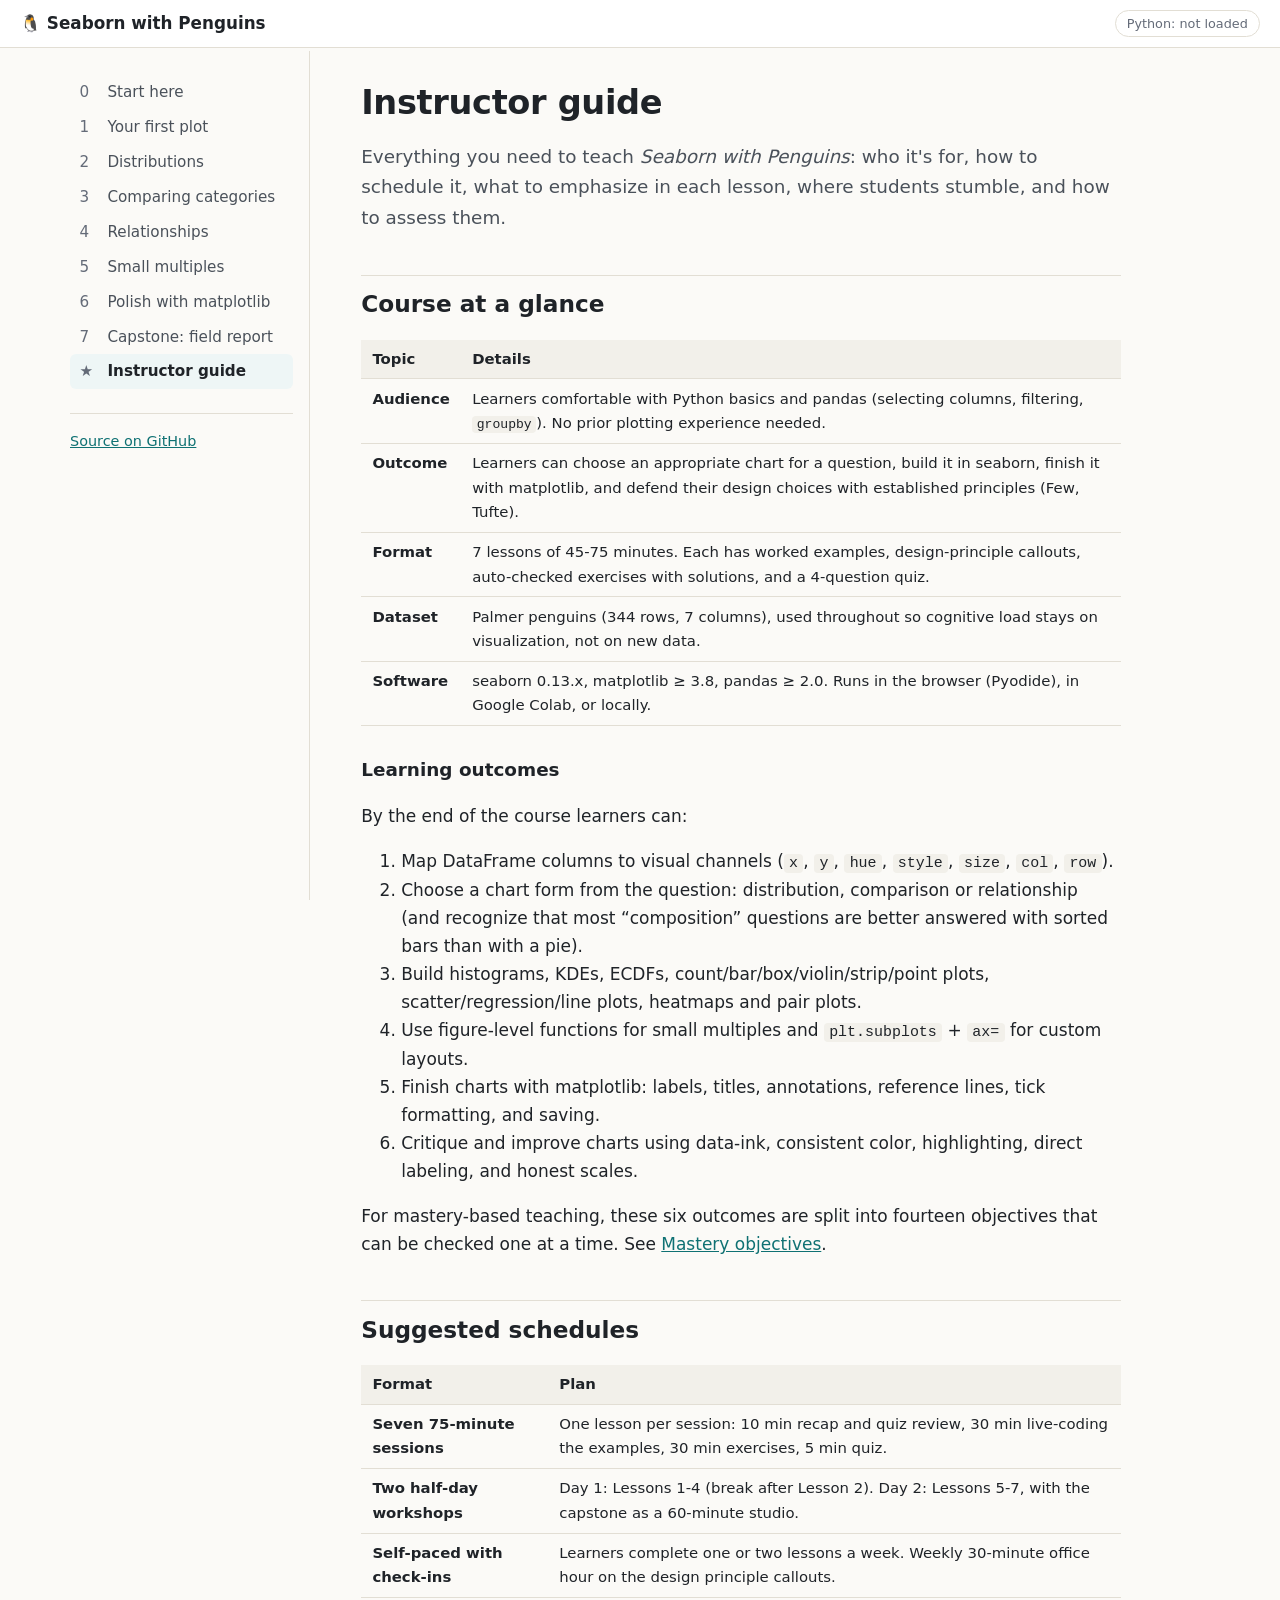
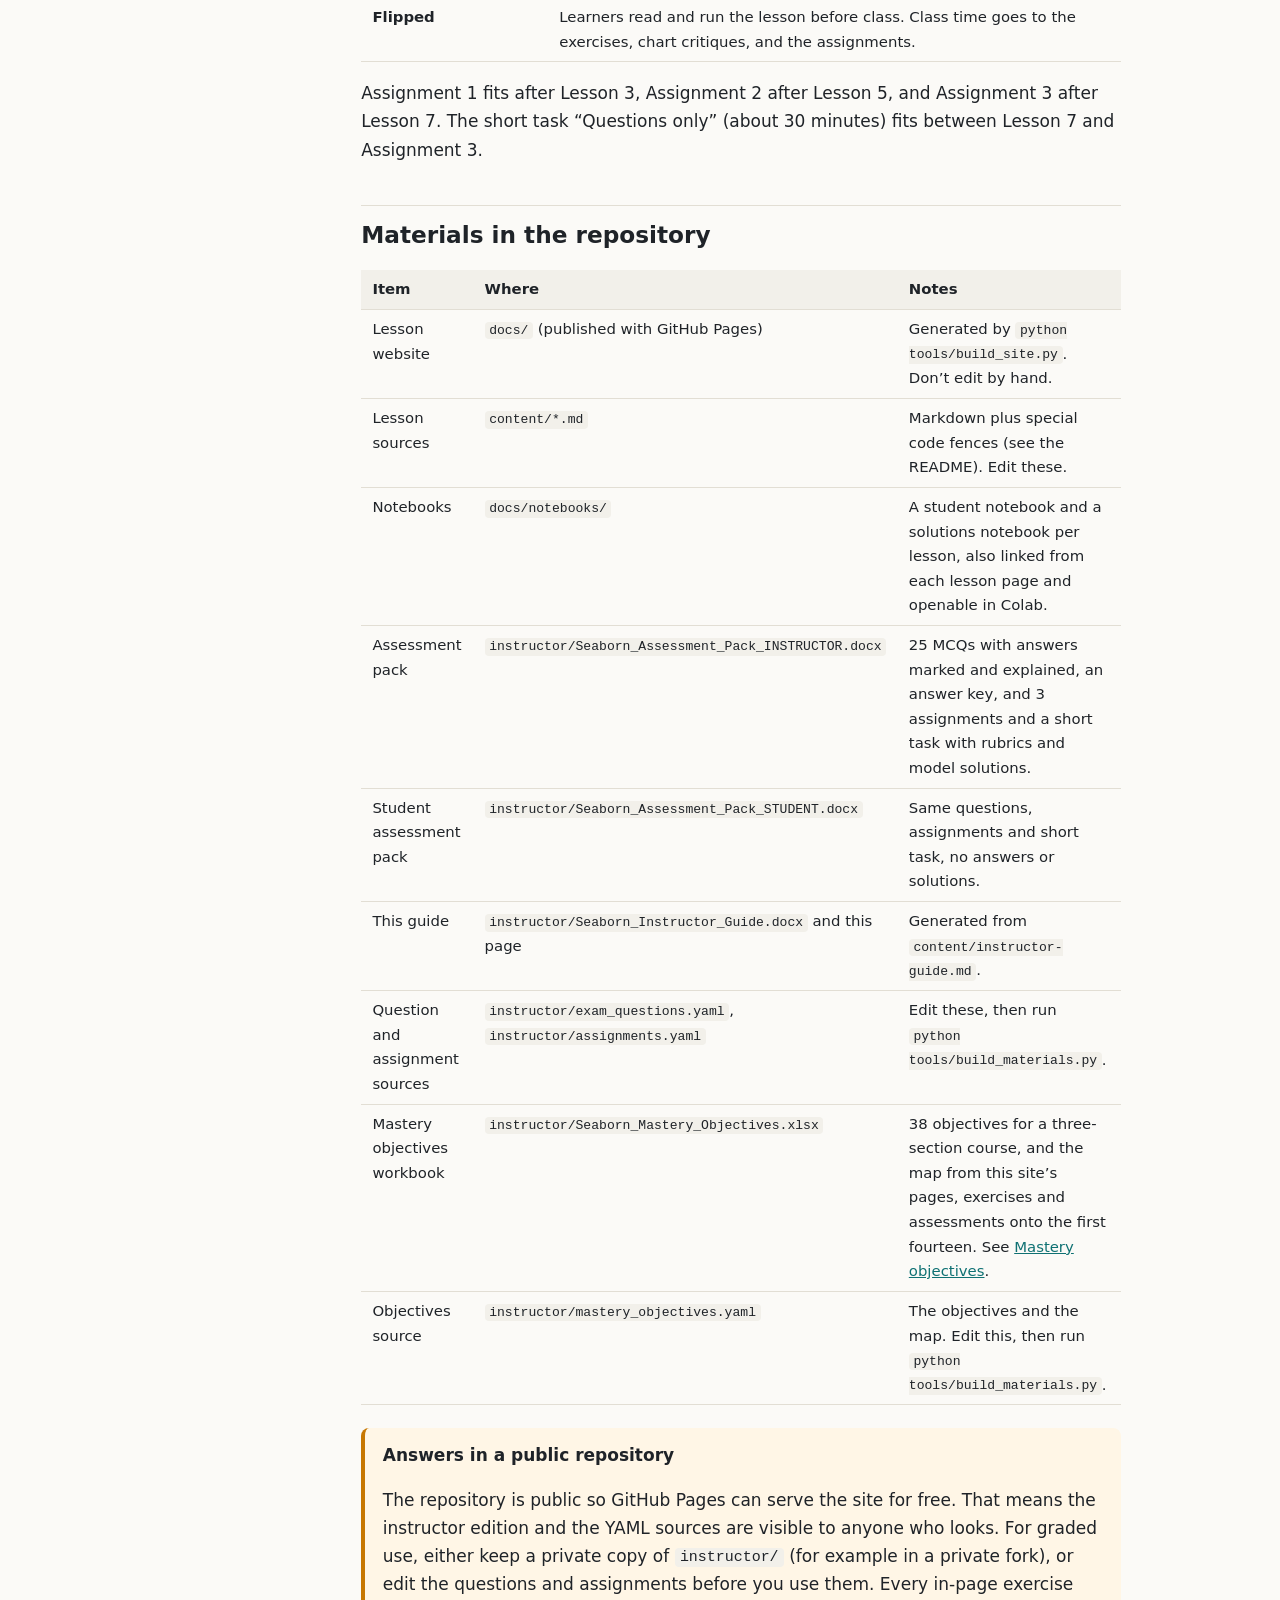
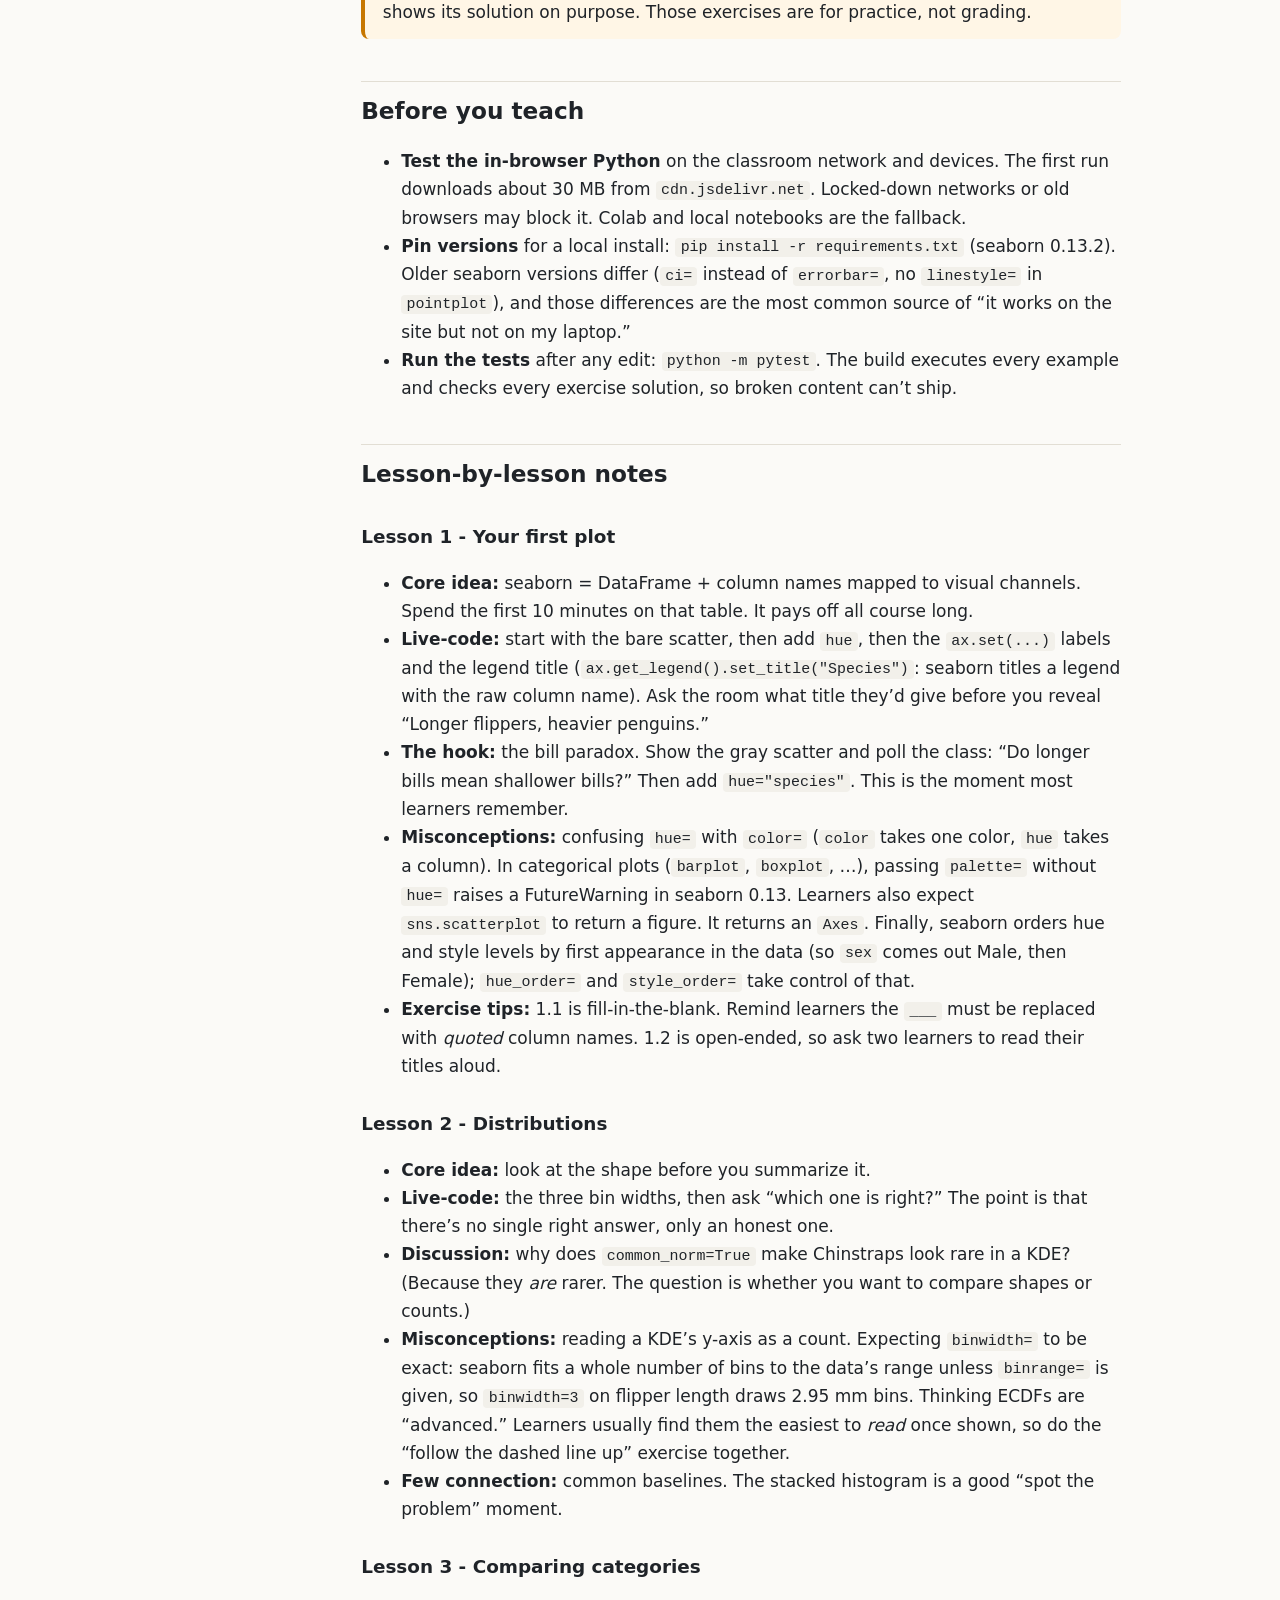
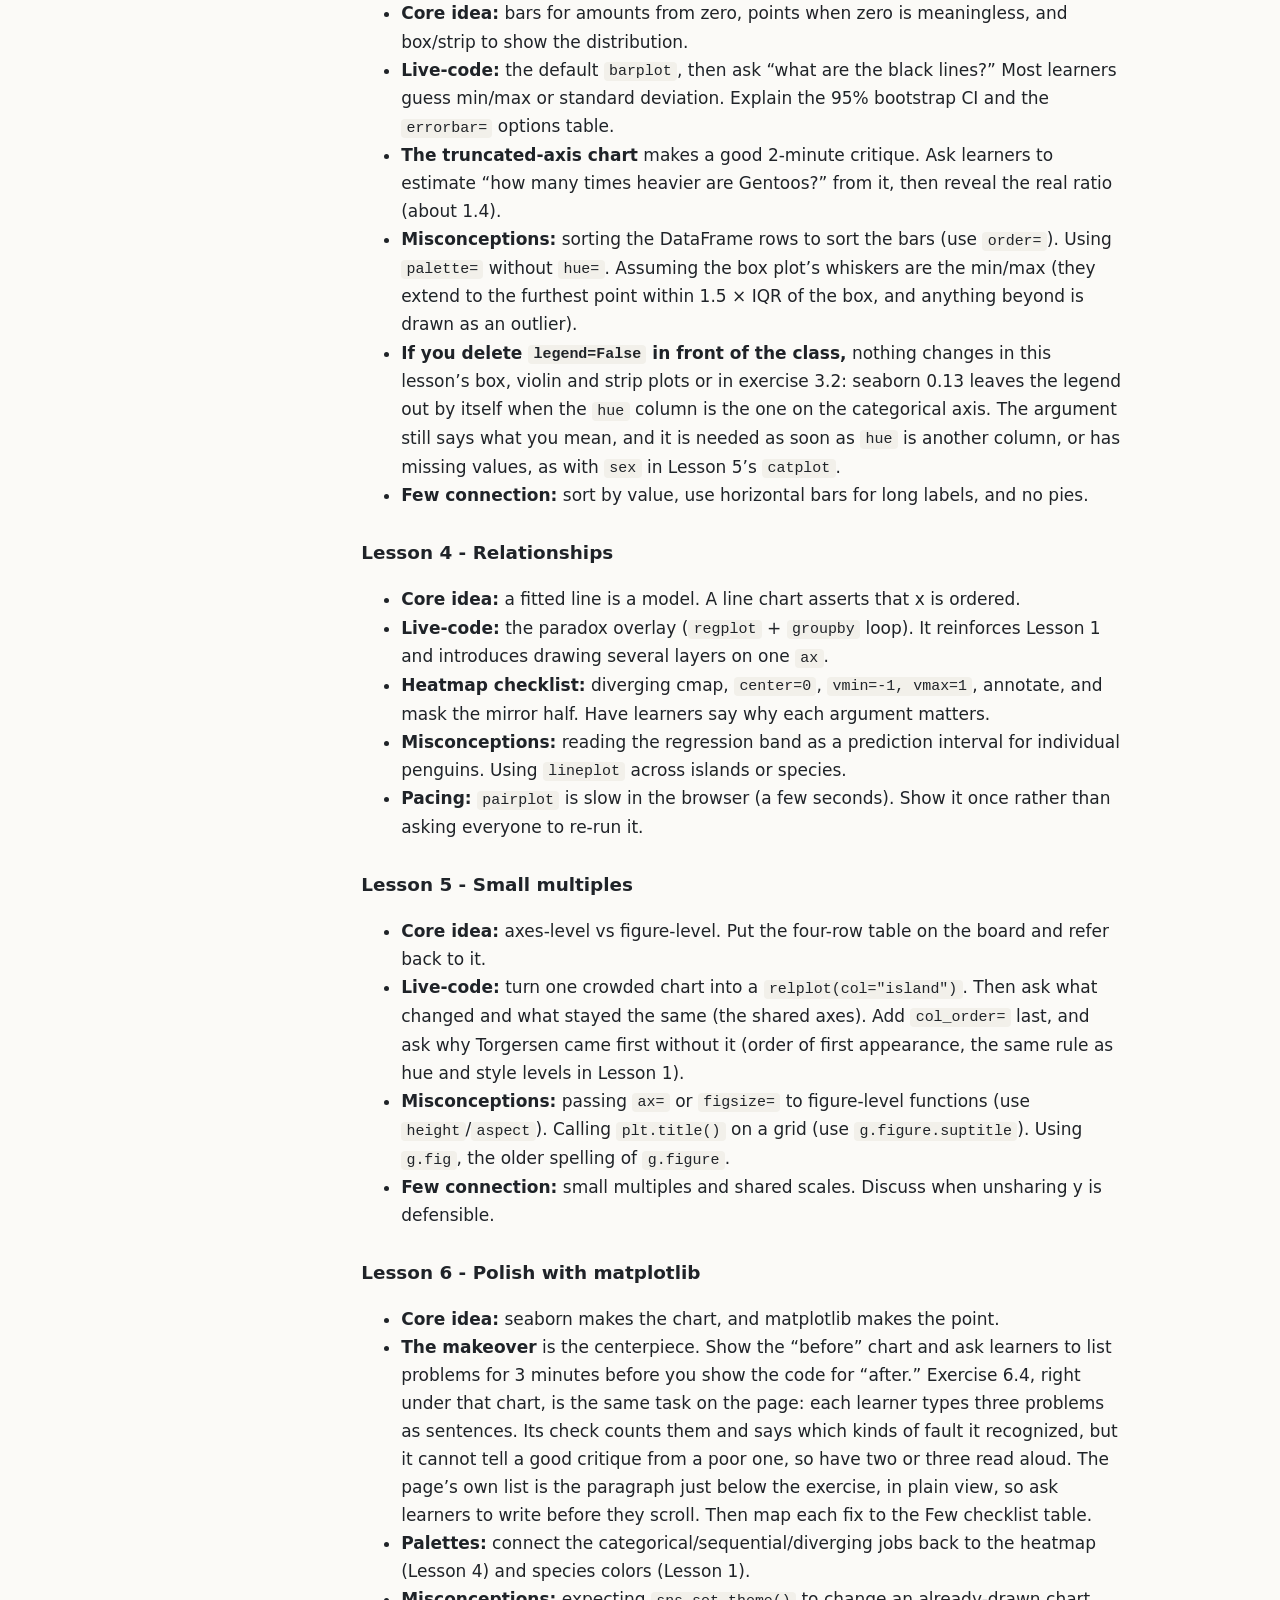
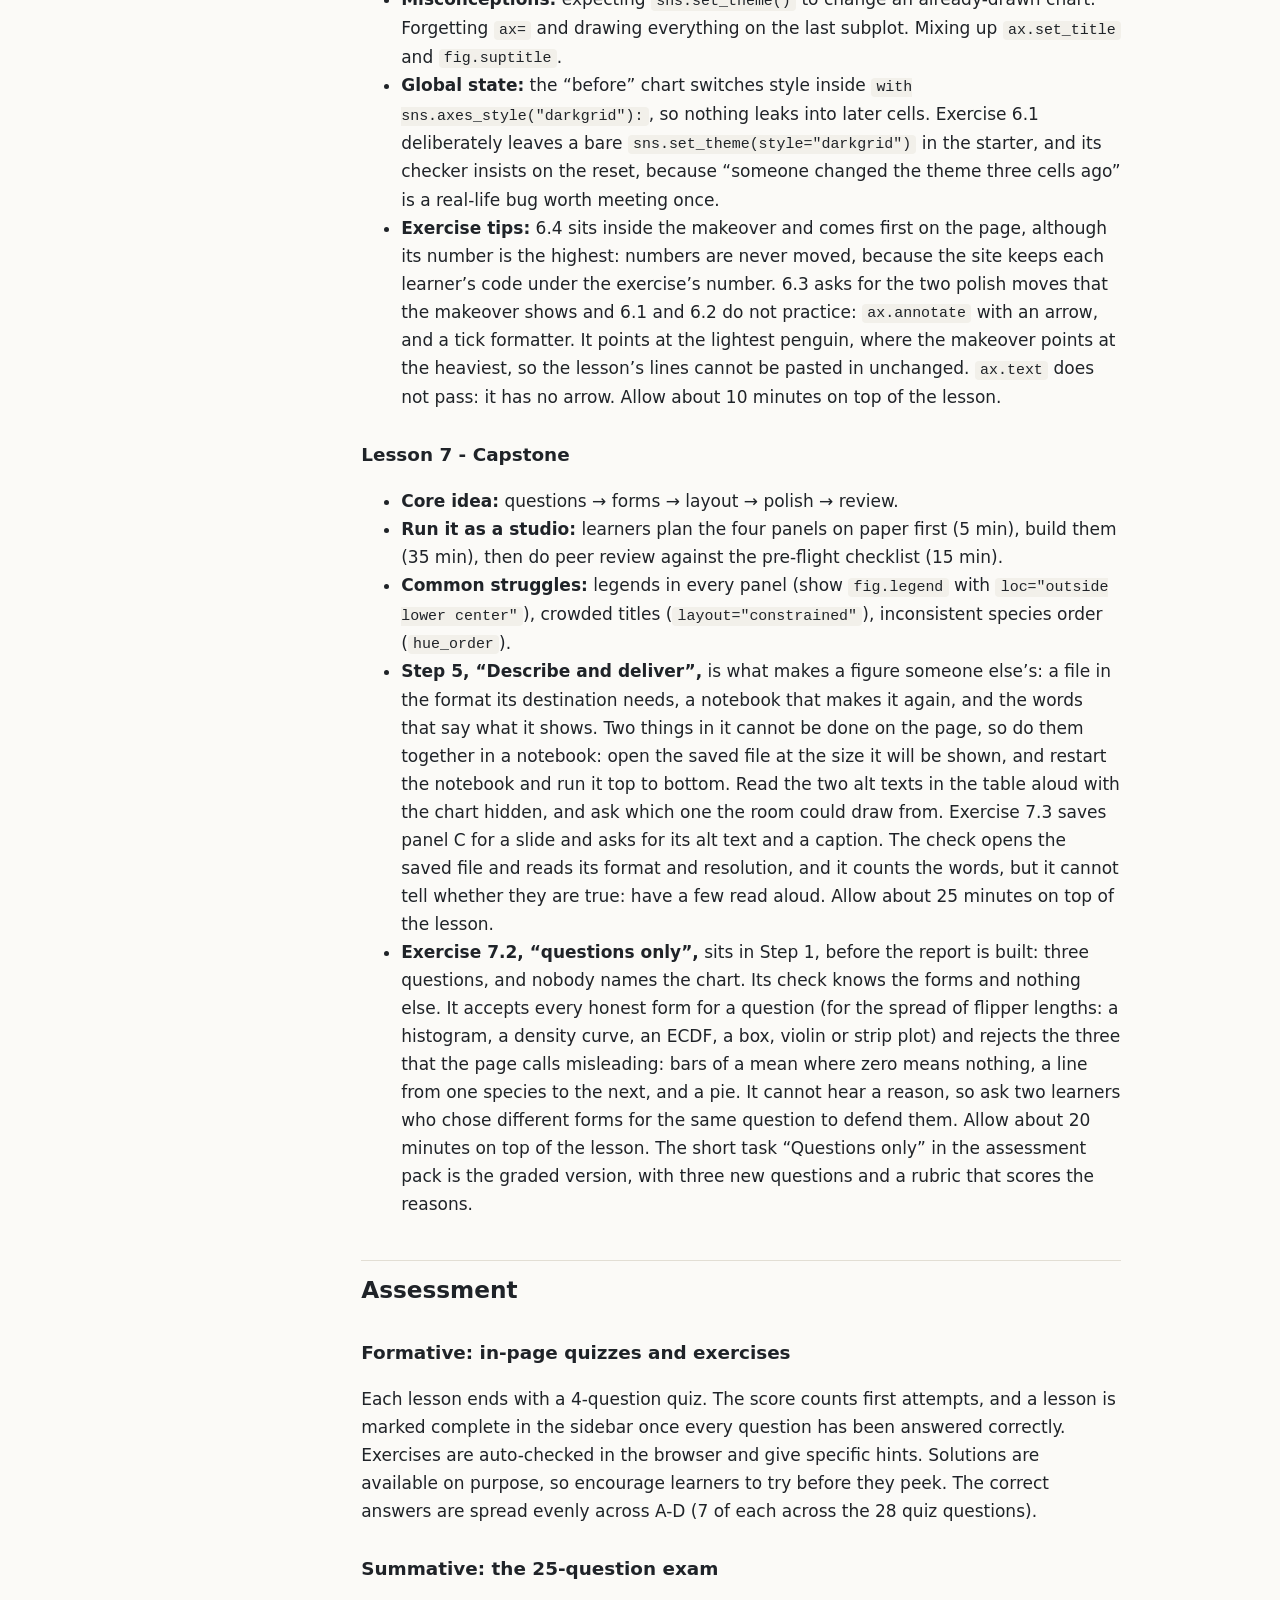
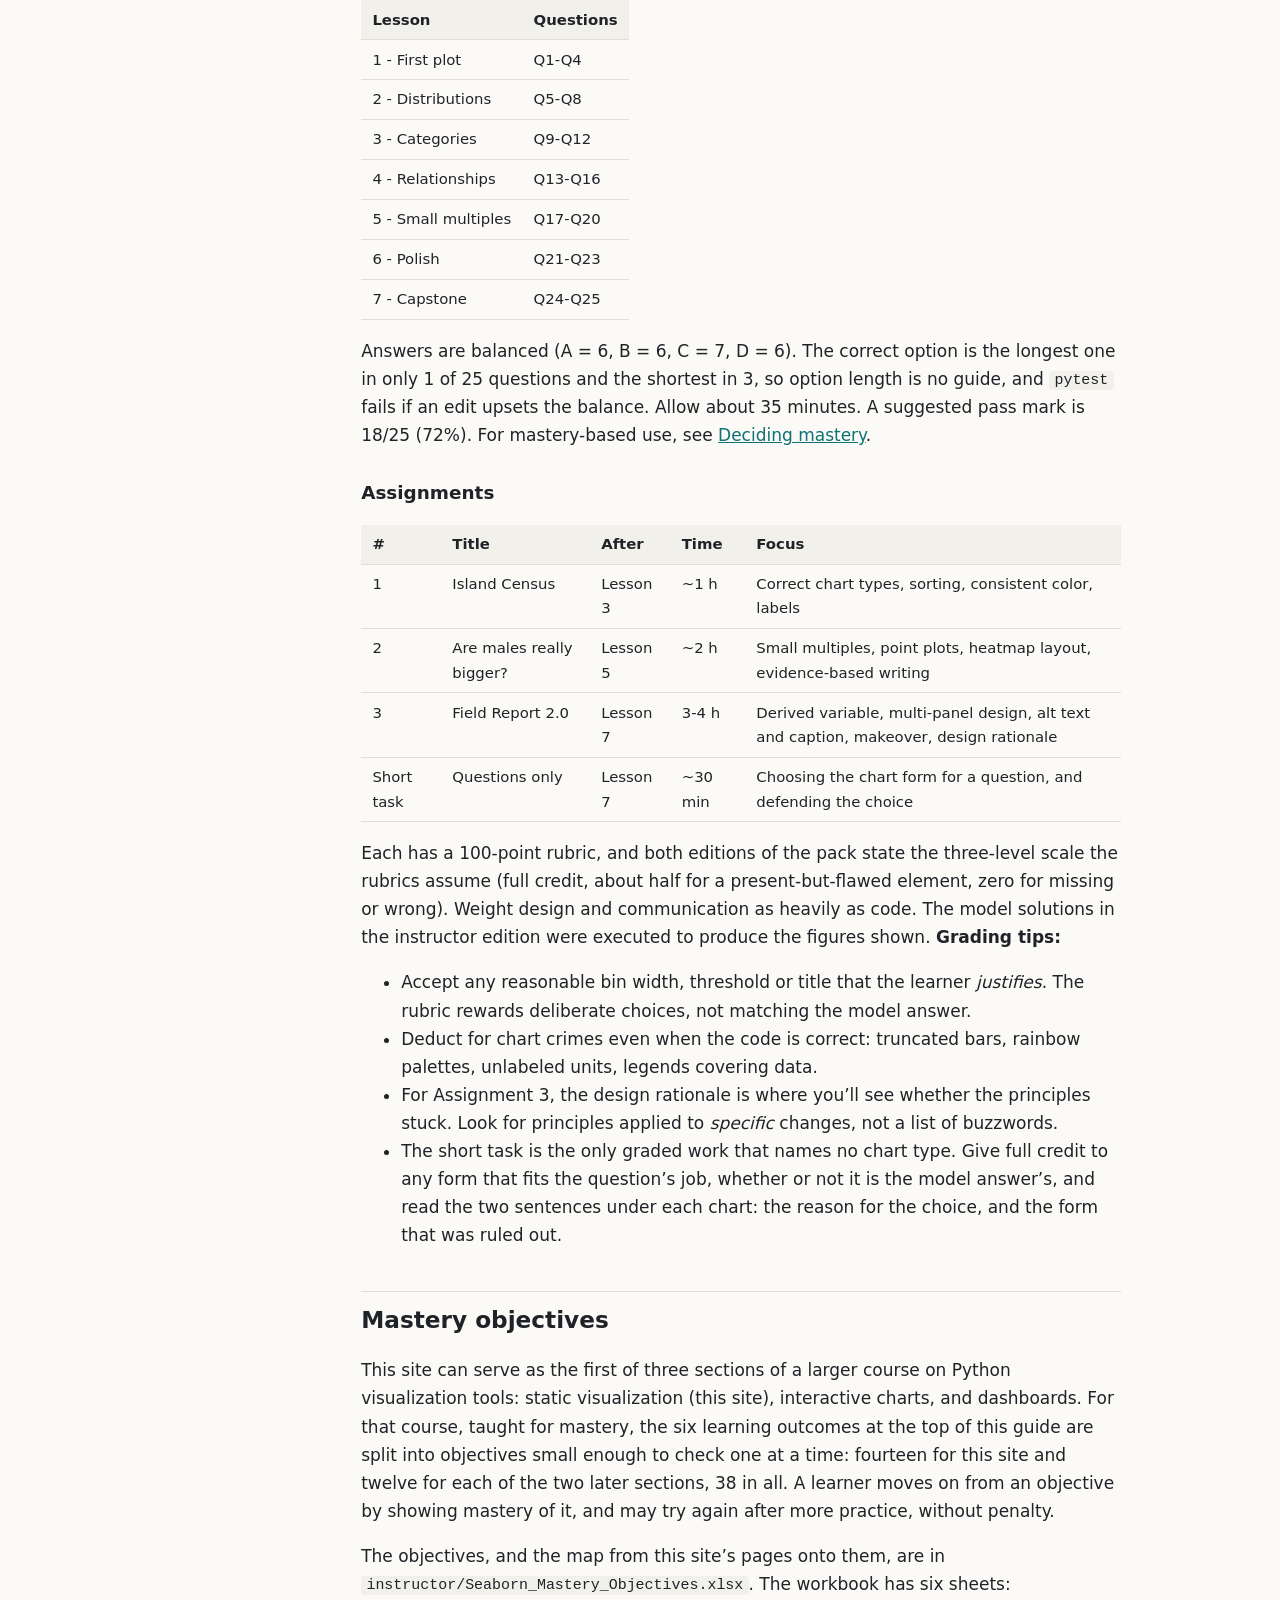
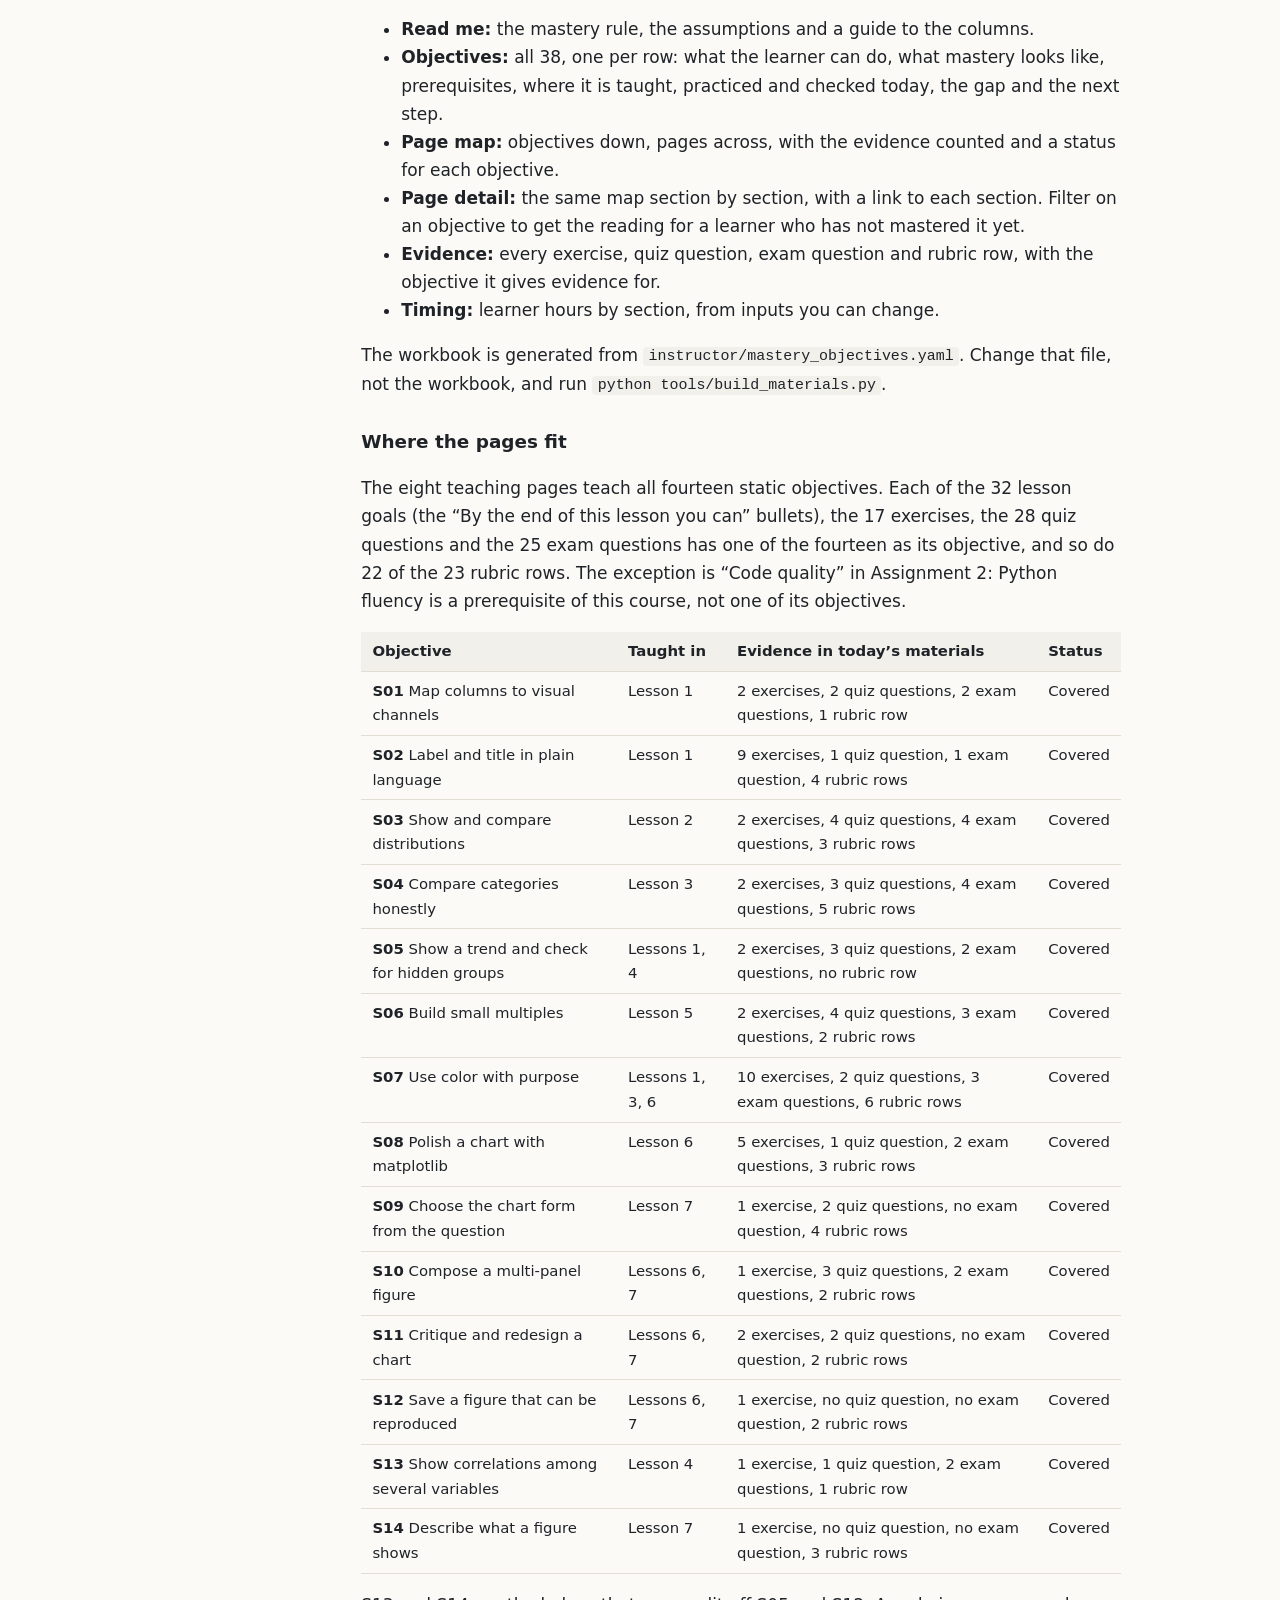
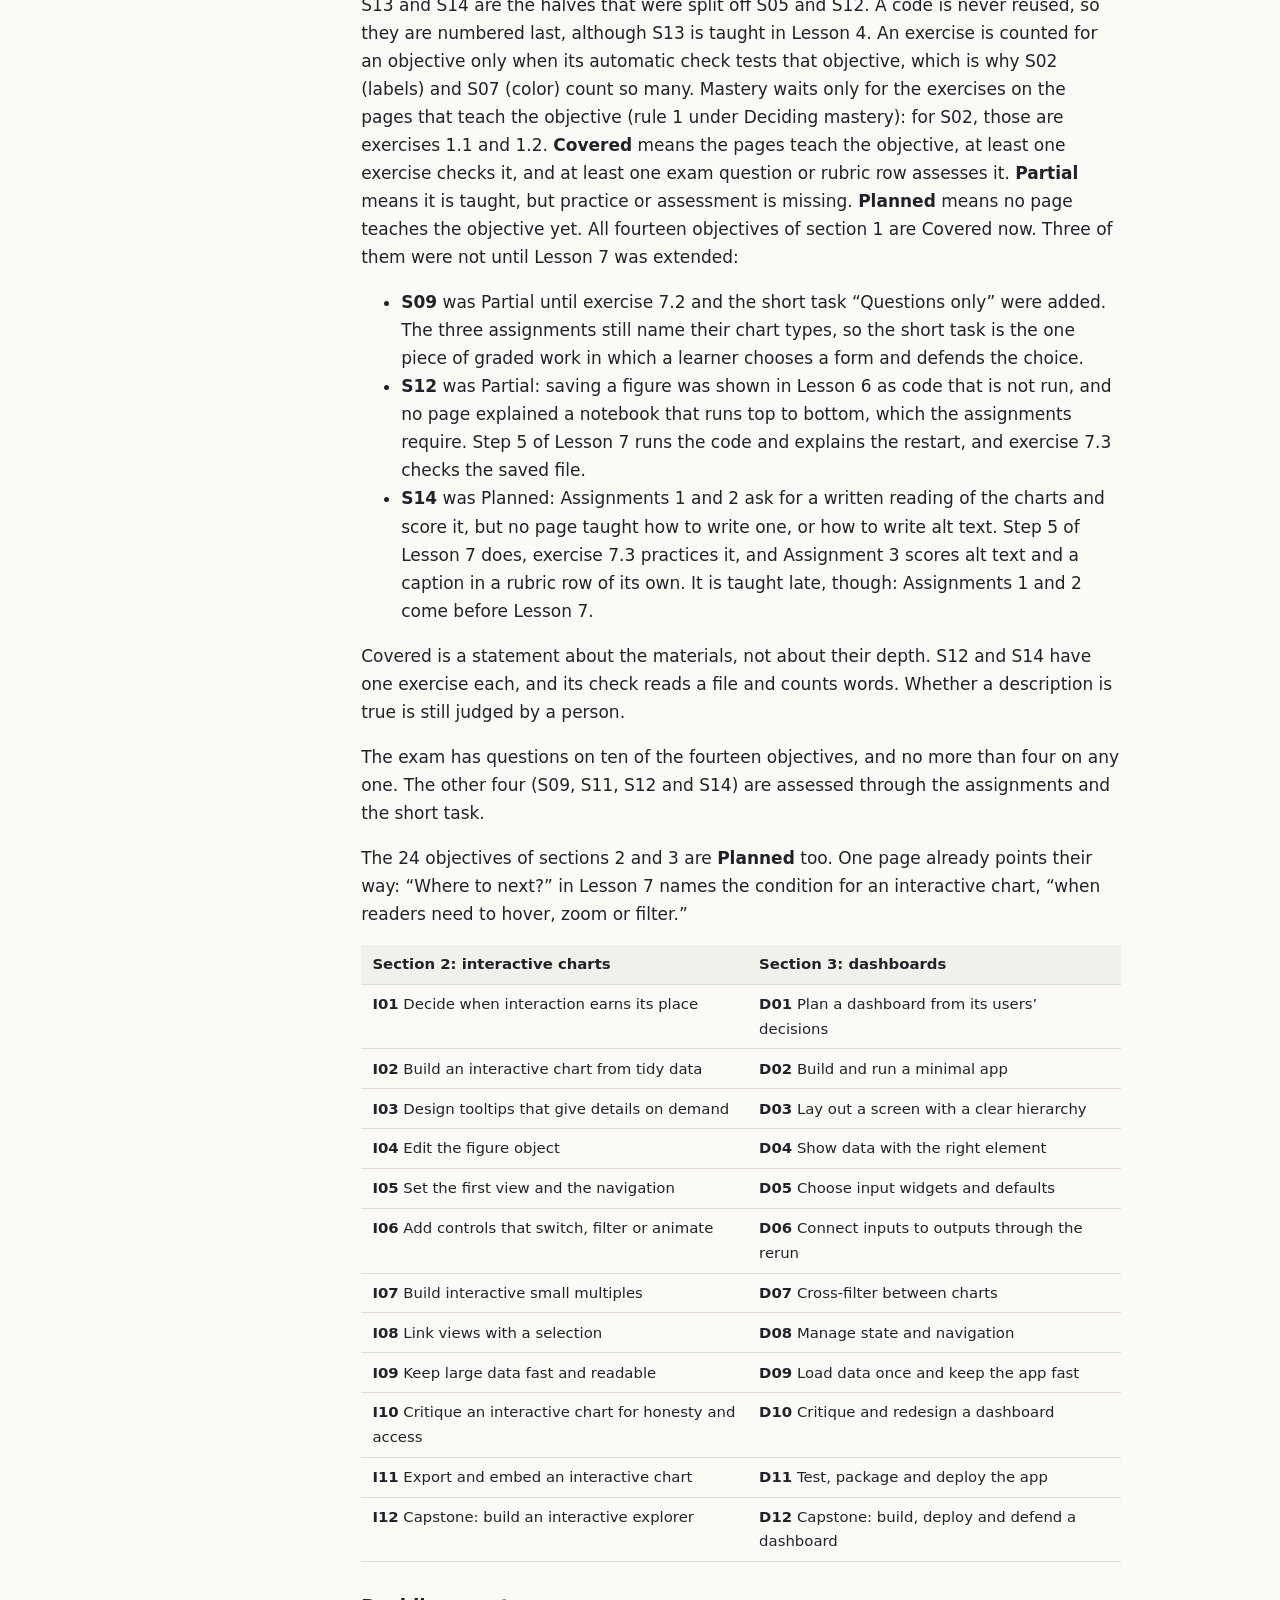
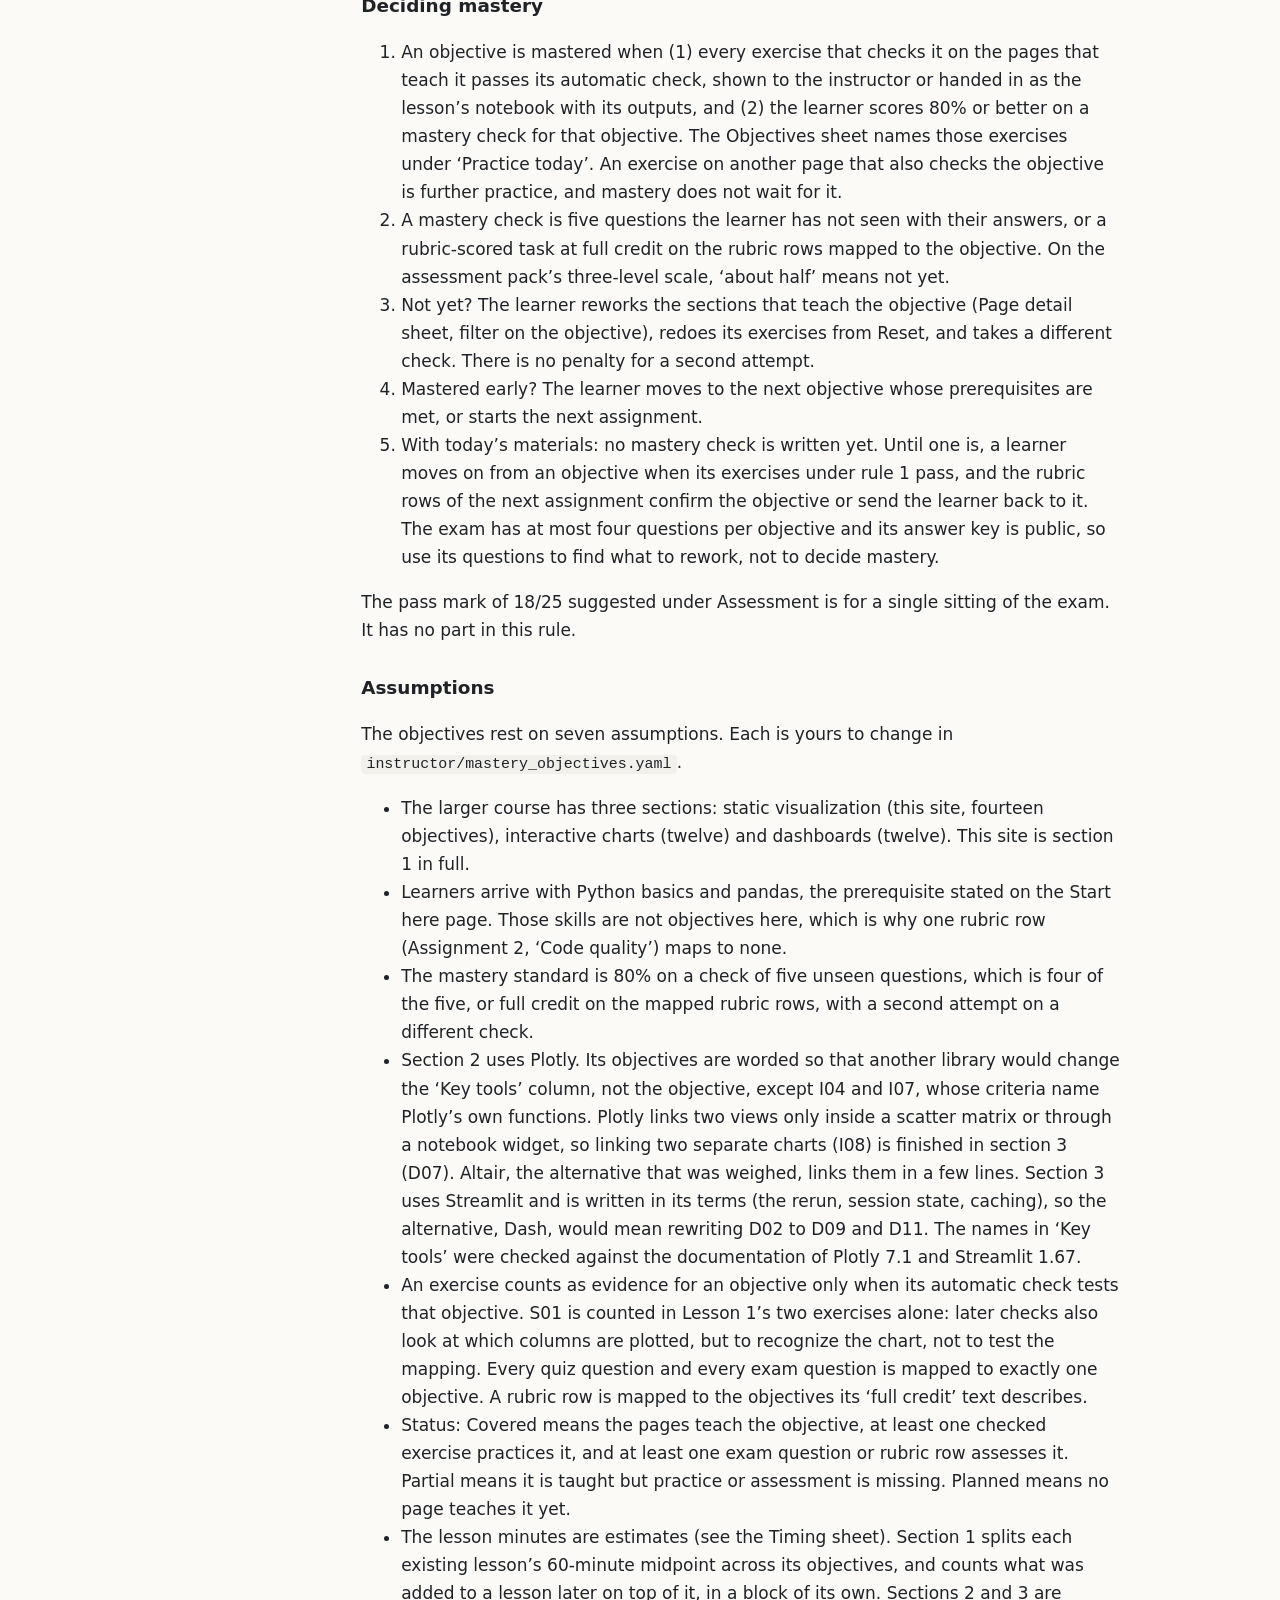
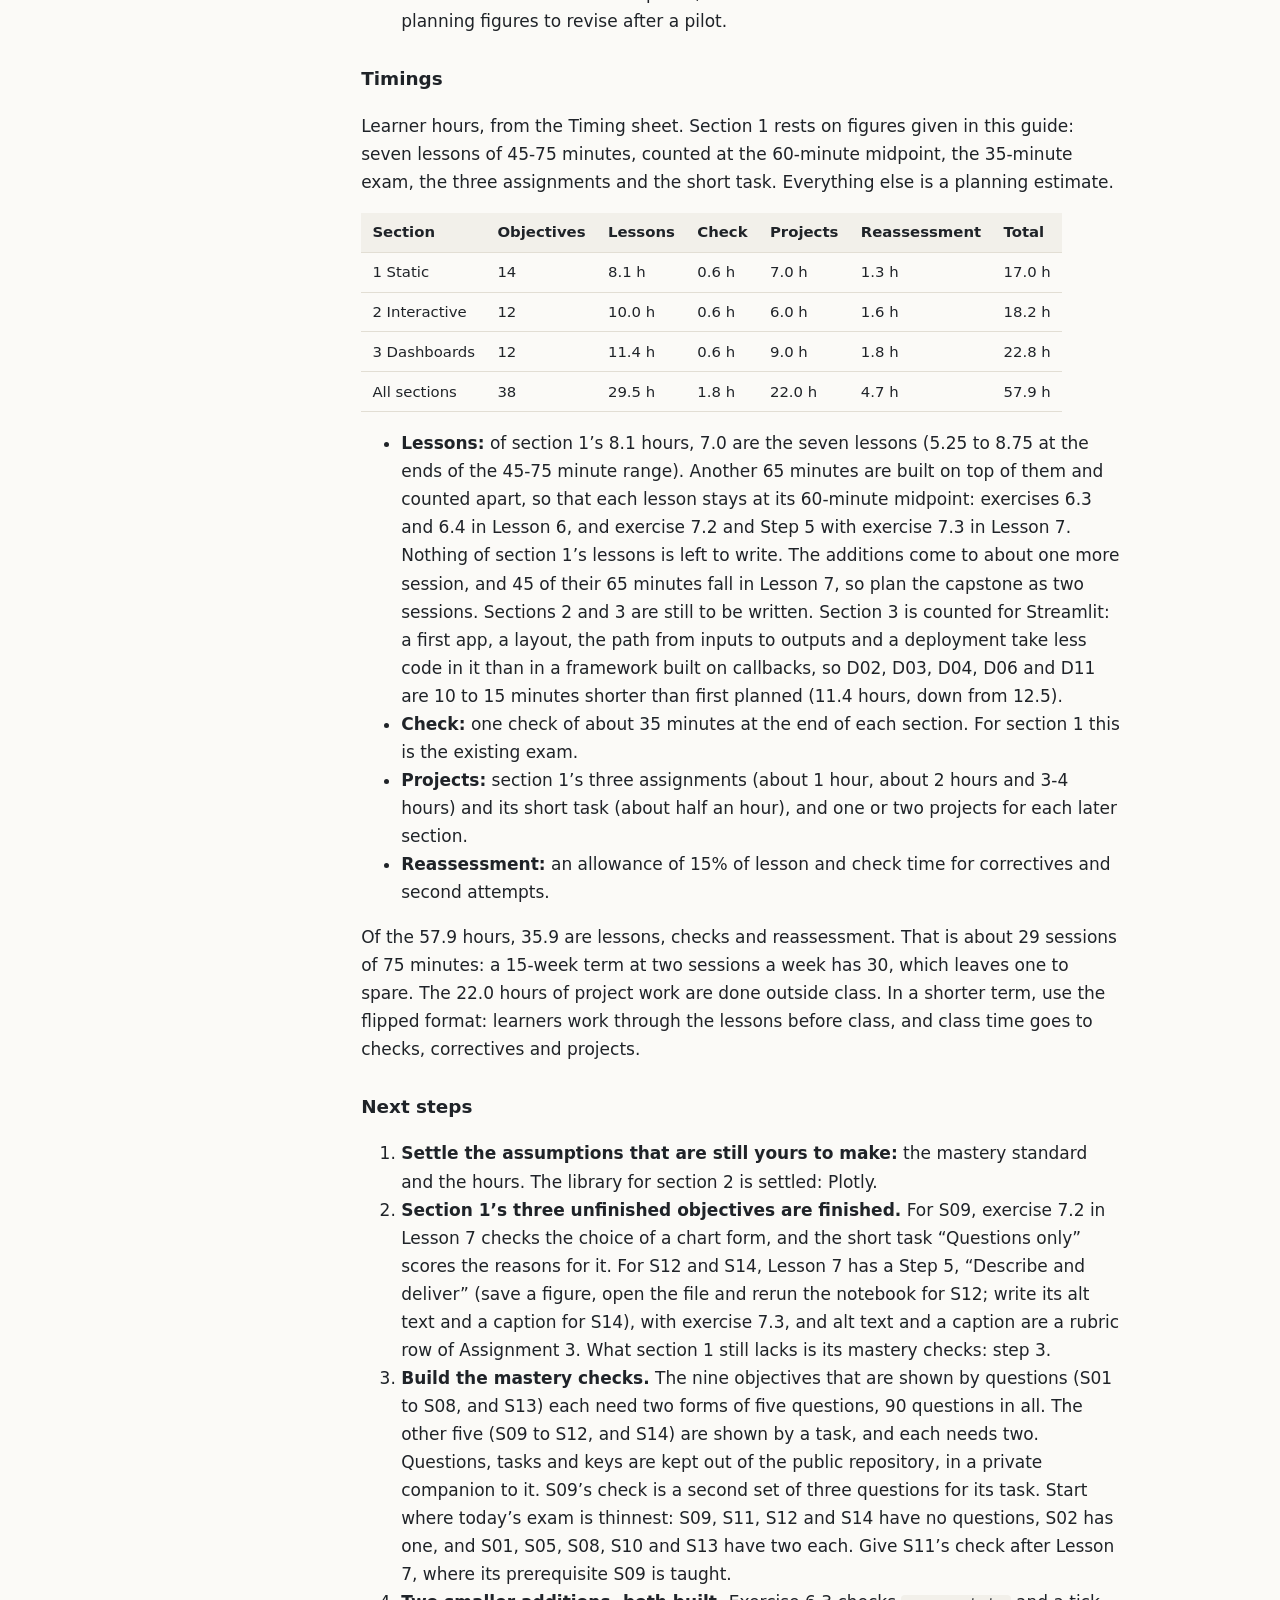
<file: docs/instructor-guide.html>
<!doctype html>
<html lang="en">
<head>
<meta charset="utf-8">
<meta name="viewport" content="width=device-width, initial-scale=1">
<title>Instructor guide · Seaborn with Penguins</title>
<meta name="description" content="How to teach this course - timing, talking points, misconceptions, and assessment.">
<link rel="icon" href="data:image/svg+xml,<svg xmlns='http://www.w3.org/2000/svg' viewBox='0 0 100 100'><text y='.9em' font-size='90'>🐧</text></svg>">
<link rel="stylesheet" href="assets/style.css">
<link rel="stylesheet" href="assets/pygments.css">
</head>
<body data-page="instructor-guide">
<a class="skip-link" href="#main">Skip to content</a>
<header class="topbar">
  <button class="nav-toggle" type="button" aria-controls="sidebar" aria-expanded="false">Menu</button>
  <a class="brand" href="index.html"><span aria-hidden="true">🐧</span> Seaborn with Penguins</a>
  <span class="py-status" data-py-status title="In-browser Python status">Python: not loaded</span>
</header>
<div class="layout">
  <nav class="sidebar" id="sidebar" aria-label="Lessons">
    <ol class="nav-list"><li><a href="index.html" data-page="index"><span class="nav-num">0</span><span class="nav-title">Start here</span></a></li><li><a href="01-first-plot.html" data-page="01-first-plot"><span class="nav-num">1</span><span class="nav-title">Your first plot</span></a></li><li><a href="02-distributions.html" data-page="02-distributions"><span class="nav-num">2</span><span class="nav-title">Distributions</span></a></li><li><a href="03-categories.html" data-page="03-categories"><span class="nav-num">3</span><span class="nav-title">Comparing categories</span></a></li><li><a href="04-relationships.html" data-page="04-relationships"><span class="nav-num">4</span><span class="nav-title">Relationships</span></a></li><li><a href="05-small-multiples.html" data-page="05-small-multiples"><span class="nav-num">5</span><span class="nav-title">Small multiples</span></a></li><li><a href="06-polish.html" data-page="06-polish"><span class="nav-num">6</span><span class="nav-title">Polish with matplotlib</span></a></li><li><a href="07-capstone.html" data-page="07-capstone"><span class="nav-num">7</span><span class="nav-title">Capstone: field report</span></a></li><li><a href="instructor-guide.html" data-page="instructor-guide" aria-current=page><span class="nav-num">★</span><span class="nav-title">Instructor guide</span></a></li></ol>
    <div class="sidebar-foot">
      <a href="https://github.com/acatlin/seaborn-penguins">Source on GitHub</a>
    </div>
  </nav>
  <main id="main" class="content">
    
    <article>
<h1 id="instructor-guide">Instructor guide</h1>
<p class="lede">Everything you need to teach <em>Seaborn with Penguins</em>: who it's for, how to schedule it, what to emphasize in each lesson, where students stumble, and how to assess them.</p>

<h2 id="course-at-a-glance">Course at a glance</h2>
<table>
<thead>
<tr>
<th>Topic</th>
<th>Details</th>
</tr>
</thead>
<tbody>
<tr>
<td><strong>Audience</strong></td>
<td>Learners comfortable with Python basics and pandas (selecting columns, filtering, <code>groupby</code>). No prior plotting experience needed.</td>
</tr>
<tr>
<td><strong>Outcome</strong></td>
<td>Learners can choose an appropriate chart for a question, build it in seaborn, finish it with matplotlib, and defend their design choices with established principles (Few, Tufte).</td>
</tr>
<tr>
<td><strong>Format</strong></td>
<td>7 lessons of 45-75 minutes. Each has worked examples, design-principle callouts, auto-checked exercises with solutions, and a 4-question quiz.</td>
</tr>
<tr>
<td><strong>Dataset</strong></td>
<td>Palmer penguins (344 rows, 7 columns), used throughout so cognitive load stays on visualization, not on new data.</td>
</tr>
<tr>
<td><strong>Software</strong></td>
<td>seaborn 0.13.x, matplotlib ≥ 3.8, pandas ≥ 2.0. Runs in the browser (Pyodide), in Google Colab, or locally.</td>
</tr>
</tbody>
</table>
<h3 id="learning-outcomes">Learning outcomes</h3>
<p>By the end of the course learners can:</p>
<ol>
<li>Map DataFrame columns to visual channels (<code>x</code>, <code>y</code>, <code>hue</code>, <code>style</code>, <code>size</code>, <code>col</code>, <code>row</code>).</li>
<li>Choose a chart form from the question: distribution, comparison or relationship (and recognize that most &ldquo;composition&rdquo; questions are better answered with sorted bars than with a pie).</li>
<li>Build histograms, KDEs, ECDFs, count/bar/box/violin/strip/point plots, scatter/regression/line plots, heatmaps and pair plots.</li>
<li>Use figure-level functions for small multiples and <code>plt.subplots</code> + <code>ax=</code> for custom layouts.</li>
<li>Finish charts with matplotlib: labels, titles, annotations, reference lines, tick formatting, and saving.</li>
<li>Critique and improve charts using data-ink, consistent color, highlighting, direct labeling, and honest scales.</li>
</ol>
<p>For mastery-based teaching, these six outcomes are split into fourteen objectives that can be checked one at a time. See <a href="#mastery-objectives">Mastery objectives</a>.</p>
<h2 id="suggested-schedules">Suggested schedules</h2>
<table>
<thead>
<tr>
<th>Format</th>
<th>Plan</th>
</tr>
</thead>
<tbody>
<tr>
<td><strong>Seven 75-minute sessions</strong></td>
<td>One lesson per session: 10 min recap and quiz review, 30 min live-coding the examples, 30 min exercises, 5 min quiz.</td>
</tr>
<tr>
<td><strong>Two half-day workshops</strong></td>
<td>Day 1: Lessons 1-4 (break after Lesson 2). Day 2: Lessons 5-7, with the capstone as a 60-minute studio.</td>
</tr>
<tr>
<td><strong>Self-paced with check-ins</strong></td>
<td>Learners complete one or two lessons a week. Weekly 30-minute office hour on the design principle callouts.</td>
</tr>
<tr>
<td><strong>Flipped</strong></td>
<td>Learners read and run the lesson before class. Class time goes to the exercises, chart critiques, and the assignments.</td>
</tr>
</tbody>
</table>
<p>Assignment 1 fits after Lesson 3, Assignment 2 after Lesson 5, and Assignment 3 after Lesson 7. The short task &ldquo;Questions only&rdquo; (about 30 minutes) fits between Lesson 7 and Assignment 3.</p>
<h2 id="materials-in-the-repository">Materials in the repository</h2>
<table>
<thead>
<tr>
<th>Item</th>
<th>Where</th>
<th>Notes</th>
</tr>
</thead>
<tbody>
<tr>
<td>Lesson website</td>
<td><code>docs/</code> (published with GitHub Pages)</td>
<td>Generated by <code>python tools/build_site.py</code>. Don&rsquo;t edit by hand.</td>
</tr>
<tr>
<td>Lesson sources</td>
<td><code>content/*.md</code></td>
<td>Markdown plus special code fences (see the README). Edit these.</td>
</tr>
<tr>
<td>Notebooks</td>
<td><code>docs/notebooks/</code></td>
<td>A student notebook and a solutions notebook per lesson, also linked from each lesson page and openable in Colab.</td>
</tr>
<tr>
<td>Assessment pack</td>
<td><code>instructor/Seaborn_Assessment_Pack_INSTRUCTOR.docx</code></td>
<td>25 MCQs with answers marked and explained, an answer key, and 3 assignments and a short task with rubrics and model solutions.</td>
</tr>
<tr>
<td>Student assessment pack</td>
<td><code>instructor/Seaborn_Assessment_Pack_STUDENT.docx</code></td>
<td>Same questions, assignments and short task, no answers or solutions.</td>
</tr>
<tr>
<td>This guide</td>
<td><code>instructor/Seaborn_Instructor_Guide.docx</code> and this page</td>
<td>Generated from <code>content/instructor-guide.md</code>.</td>
</tr>
<tr>
<td>Question and assignment sources</td>
<td><code>instructor/exam_questions.yaml</code>, <code>instructor/assignments.yaml</code></td>
<td>Edit these, then run <code>python tools/build_materials.py</code>.</td>
</tr>
<tr>
<td>Mastery objectives workbook</td>
<td><code>instructor/Seaborn_Mastery_Objectives.xlsx</code></td>
<td>38 objectives for a three-section course, and the map from this site&rsquo;s pages, exercises and assessments onto the first fourteen. See <a href="#mastery-objectives">Mastery objectives</a>.</td>
</tr>
<tr>
<td>Objectives source</td>
<td><code>instructor/mastery_objectives.yaml</code></td>
<td>The objectives and the map. Edit this, then run <code>python tools/build_materials.py</code>.</td>
</tr>
</tbody>
</table>
<div class="admonition warning">
<p class="admonition-title">Answers in a public repository</p>
<p>The repository is public so GitHub Pages can serve the site for free. That means the instructor edition and the YAML sources are visible to anyone who looks. For graded use, either keep a private copy of <code>instructor/</code> (for example in a private fork), or edit the questions and assignments before you use them. Every in-page exercise shows its solution on purpose. Those exercises are for practice, not grading.</p>
</div>
<h2 id="before-you-teach">Before you teach</h2>
<ul>
<li><strong>Test the in-browser Python</strong> on the classroom network and devices. The first run downloads about 30 MB from <code>cdn.jsdelivr.net</code>. Locked-down networks or old browsers may block it. Colab and local notebooks are the fallback.</li>
<li><strong>Pin versions</strong> for a local install: <code>pip install -r requirements.txt</code> (seaborn 0.13.2). Older seaborn versions differ (<code>ci=</code> instead of <code>errorbar=</code>, no <code>linestyle=</code> in <code>pointplot</code>), and those differences are the most common source of &ldquo;it works on the site but not on my laptop.&rdquo;</li>
<li><strong>Run the tests</strong> after any edit: <code>python -m pytest</code>. The build executes every example and checks every exercise solution, so broken content can&rsquo;t ship.</li>
</ul>
<h2 id="lesson-by-lesson-notes">Lesson-by-lesson notes</h2>
<h3 id="lesson-1-your-first-plot">Lesson 1 - Your first plot</h3>
<ul>
<li><strong>Core idea:</strong> seaborn = DataFrame + column names mapped to visual channels. Spend the first 10 minutes on that table. It pays off all course long.</li>
<li><strong>Live-code:</strong> start with the bare scatter, then add <code>hue</code>, then the <code>ax.set(...)</code> labels and the legend title (<code>ax.get_legend().set_title("Species")</code>: seaborn titles a legend with the raw column name). Ask the room what title they&rsquo;d give before you reveal &ldquo;Longer flippers, heavier penguins.&rdquo;</li>
<li><strong>The hook:</strong> the bill paradox. Show the gray scatter and poll the class: &ldquo;Do longer bills mean shallower bills?&rdquo; Then add <code>hue="species"</code>. This is the moment most learners remember.</li>
<li><strong>Misconceptions:</strong> confusing <code>hue=</code> with <code>color=</code> (<code>color</code> takes one color, <code>hue</code> takes a column). In categorical plots (<code>barplot</code>, <code>boxplot</code>, &hellip;), passing <code>palette=</code> without <code>hue=</code> raises a FutureWarning in seaborn 0.13. Learners also expect <code>sns.scatterplot</code> to return a figure. It returns an <code>Axes</code>. Finally, seaborn orders hue and style levels by first appearance in the data (so <code>sex</code> comes out Male, then Female); <code>hue_order=</code> and <code>style_order=</code> take control of that.</li>
<li><strong>Exercise tips:</strong> 1.1 is fill-in-the-blank. Remind learners the <code>___</code> must be replaced with <em>quoted</em> column names. 1.2 is open-ended, so ask two learners to read their titles aloud.</li>
</ul>
<h3 id="lesson-2-distributions">Lesson 2 - Distributions</h3>
<ul>
<li><strong>Core idea:</strong> look at the shape before you summarize it.</li>
<li><strong>Live-code:</strong> the three bin widths, then ask &ldquo;which one is right?&rdquo; The point is that there&rsquo;s no single right answer, only an honest one.</li>
<li><strong>Discussion:</strong> why does <code>common_norm=True</code> make Chinstraps look rare in a KDE? (Because they <em>are</em> rarer. The question is whether you want to compare shapes or counts.)</li>
<li><strong>Misconceptions:</strong> reading a KDE&rsquo;s y-axis as a count. Expecting <code>binwidth=</code> to be exact: seaborn fits a whole number of bins to the data&rsquo;s range unless <code>binrange=</code> is given, so <code>binwidth=3</code> on flipper length draws 2.95 mm bins. Thinking ECDFs are &ldquo;advanced.&rdquo; Learners usually find them the easiest to <em>read</em> once shown, so do the &ldquo;follow the dashed line up&rdquo; exercise together.</li>
<li><strong>Few connection:</strong> common baselines. The stacked histogram is a good &ldquo;spot the problem&rdquo; moment.</li>
</ul>
<h3 id="lesson-3-comparing-categories">Lesson 3 - Comparing categories</h3>
<ul>
<li><strong>Core idea:</strong> bars for amounts from zero, points when zero is meaningless, and box/strip to show the distribution.</li>
<li><strong>Live-code:</strong> the default <code>barplot</code>, then ask &ldquo;what are the black lines?&rdquo; Most learners guess min/max or standard deviation. Explain the 95% bootstrap CI and the <code>errorbar=</code> options table.</li>
<li><strong>The truncated-axis chart</strong> makes a good 2-minute critique. Ask learners to estimate &ldquo;how many times heavier are Gentoos?&rdquo; from it, then reveal the real ratio (about 1.4).</li>
<li><strong>Misconceptions:</strong> sorting the DataFrame rows to sort the bars (use <code>order=</code>). Using <code>palette=</code> without <code>hue=</code>. Assuming the box plot&rsquo;s whiskers are the min/max (they extend to the furthest point within 1.5 × IQR of the box, and anything beyond is drawn as an outlier).</li>
<li><strong>If you delete <code>legend=False</code> in front of the class,</strong> nothing changes in this lesson&rsquo;s box, violin and strip plots or in exercise 3.2: seaborn 0.13 leaves the legend out by itself when the <code>hue</code> column is the one on the categorical axis. The argument still says what you mean, and it is needed as soon as <code>hue</code> is another column, or has missing values, as with <code>sex</code> in Lesson 5&rsquo;s <code>catplot</code>.</li>
<li><strong>Few connection:</strong> sort by value, use horizontal bars for long labels, and no pies.</li>
</ul>
<h3 id="lesson-4-relationships">Lesson 4 - Relationships</h3>
<ul>
<li><strong>Core idea:</strong> a fitted line is a model. A line chart asserts that x is ordered.</li>
<li><strong>Live-code:</strong> the paradox overlay (<code>regplot</code> + <code>groupby</code> loop). It reinforces Lesson 1 and introduces drawing several layers on one <code>ax</code>.</li>
<li><strong>Heatmap checklist:</strong> diverging cmap, <code>center=0</code>, <code>vmin=-1, vmax=1</code>, annotate, and mask the mirror half. Have learners say why each argument matters.</li>
<li><strong>Misconceptions:</strong> reading the regression band as a prediction interval for individual penguins. Using <code>lineplot</code> across islands or species.</li>
<li><strong>Pacing:</strong> <code>pairplot</code> is slow in the browser (a few seconds). Show it once rather than asking everyone to re-run it.</li>
</ul>
<h3 id="lesson-5-small-multiples">Lesson 5 - Small multiples</h3>
<ul>
<li><strong>Core idea:</strong> axes-level vs figure-level. Put the four-row table on the board and refer back to it.</li>
<li><strong>Live-code:</strong> turn one crowded chart into a <code>relplot(col="island")</code>. Then ask what changed and what stayed the same (the shared axes). Add <code>col_order=</code> last, and ask why Torgersen came first without it (order of first appearance, the same rule as hue and style levels in Lesson 1).</li>
<li><strong>Misconceptions:</strong> passing <code>ax=</code> or <code>figsize=</code> to figure-level functions (use <code>height</code>/<code>aspect</code>). Calling <code>plt.title()</code> on a grid (use <code>g.figure.suptitle</code>). Using <code>g.fig</code>, the older spelling of <code>g.figure</code>.</li>
<li><strong>Few connection:</strong> small multiples and shared scales. Discuss when unsharing y is defensible.</li>
</ul>
<h3 id="lesson-6-polish-with-matplotlib">Lesson 6 - Polish with matplotlib</h3>
<ul>
<li><strong>Core idea:</strong> seaborn makes the chart, and matplotlib makes the point.</li>
<li><strong>The makeover</strong> is the centerpiece. Show the &ldquo;before&rdquo; chart and ask learners to list problems for 3 minutes before you show the code for &ldquo;after.&rdquo; Exercise 6.4, right under that chart, is the same task on the page: each learner types three problems as sentences. Its check counts them and says which kinds of fault it recognized, but it cannot tell a good critique from a poor one, so have two or three read aloud. The page&rsquo;s own list is the paragraph just below the exercise, in plain view, so ask learners to write before they scroll. Then map each fix to the Few checklist table.</li>
<li><strong>Palettes:</strong> connect the categorical/sequential/diverging jobs back to the heatmap (Lesson 4) and species colors (Lesson 1).</li>
<li><strong>Misconceptions:</strong> expecting <code>sns.set_theme()</code> to change an already-drawn chart. Forgetting <code>ax=</code> and drawing everything on the last subplot. Mixing up <code>ax.set_title</code> and <code>fig.suptitle</code>.</li>
<li><strong>Global state:</strong> the &ldquo;before&rdquo; chart switches style inside <code>with sns.axes_style("darkgrid"):</code>, so nothing leaks into later cells. Exercise 6.1 deliberately leaves a bare <code>sns.set_theme(style="darkgrid")</code> in the starter, and its checker insists on the reset, because &ldquo;someone changed the theme three cells ago&rdquo; is a real-life bug worth meeting once.</li>
<li><strong>Exercise tips:</strong> 6.4 sits inside the makeover and comes first on the page, although its number is the highest: numbers are never moved, because the site keeps each learner&rsquo;s code under the exercise&rsquo;s number. 6.3 asks for the two polish moves that the makeover shows and 6.1 and 6.2 do not practice: <code>ax.annotate</code> with an arrow, and a tick formatter. It points at the lightest penguin, where the makeover points at the heaviest, so the lesson&rsquo;s lines cannot be pasted in unchanged. <code>ax.text</code> does not pass: it has no arrow. Allow about 10 minutes on top of the lesson.</li>
</ul>
<h3 id="lesson-7-capstone">Lesson 7 - Capstone</h3>
<ul>
<li><strong>Core idea:</strong> questions → forms → layout → polish → review.</li>
<li><strong>Run it as a studio:</strong> learners plan the four panels on paper first (5 min), build them (35 min), then do peer review against the pre-flight checklist (15 min).</li>
<li><strong>Common struggles:</strong> legends in every panel (show <code>fig.legend</code> with <code>loc="outside lower center"</code>), crowded titles (<code>layout="constrained"</code>), inconsistent species order (<code>hue_order</code>).</li>
<li><strong>Step 5, &ldquo;Describe and deliver&rdquo;,</strong> is what makes a figure someone else&rsquo;s: a file in the format its destination needs, a notebook that makes it again, and the words that say what it shows. Two things in it cannot be done on the page, so do them together in a notebook: open the saved file at the size it will be shown, and restart the notebook and run it top to bottom. Read the two alt texts in the table aloud with the chart hidden, and ask which one the room could draw from. Exercise 7.3 saves panel C for a slide and asks for its alt text and a caption. The check opens the saved file and reads its format and resolution, and it counts the words, but it cannot tell whether they are true: have a few read aloud. Allow about 25 minutes on top of the lesson.</li>
<li><strong>Exercise 7.2, &ldquo;questions only&rdquo;,</strong> sits in Step 1, before the report is built: three questions, and nobody names the chart. Its check knows the forms and nothing else. It accepts every honest form for a question (for the spread of flipper lengths: a histogram, a density curve, an ECDF, a box, violin or strip plot) and rejects the three that the page calls misleading: bars of a mean where zero means nothing, a line from one species to the next, and a pie. It cannot hear a reason, so ask two learners who chose different forms for the same question to defend them. Allow about 20 minutes on top of the lesson. The short task &ldquo;Questions only&rdquo; in the assessment pack is the graded version, with three new questions and a rubric that scores the reasons.</li>
</ul>
<h2 id="assessment">Assessment</h2>
<h3 id="formative-in-page-quizzes-and-exercises">Formative: in-page quizzes and exercises</h3>
<p>Each lesson ends with a 4-question quiz. The score counts first attempts, and a lesson is marked complete in the sidebar once every question has been answered correctly. Exercises are auto-checked in the browser and give specific hints. Solutions are available on purpose, so encourage learners to try before they peek. The correct answers are spread evenly across A-D (7 of each across the 28 quiz questions).</p>
<h3 id="summative-the-25-question-exam">Summative: the 25-question exam</h3>
<table>
<thead>
<tr>
<th>Lesson</th>
<th>Questions</th>
</tr>
</thead>
<tbody>
<tr>
<td>1 - First plot</td>
<td>Q1-Q4</td>
</tr>
<tr>
<td>2 - Distributions</td>
<td>Q5-Q8</td>
</tr>
<tr>
<td>3 - Categories</td>
<td>Q9-Q12</td>
</tr>
<tr>
<td>4 - Relationships</td>
<td>Q13-Q16</td>
</tr>
<tr>
<td>5 - Small multiples</td>
<td>Q17-Q20</td>
</tr>
<tr>
<td>6 - Polish</td>
<td>Q21-Q23</td>
</tr>
<tr>
<td>7 - Capstone</td>
<td>Q24-Q25</td>
</tr>
</tbody>
</table>
<p>Answers are balanced (A = 6, B = 6, C = 7, D = 6). The correct option is the longest one in only 1 of 25 questions and the shortest in 3, so option length is no guide, and <code>pytest</code> fails if an edit upsets the balance. Allow about 35 minutes. A suggested pass mark is 18/25 (72%). For mastery-based use, see <a href="#deciding-mastery">Deciding mastery</a>.</p>
<h3 id="assignments">Assignments</h3>
<table>
<thead>
<tr>
<th>#</th>
<th>Title</th>
<th>After</th>
<th>Time</th>
<th>Focus</th>
</tr>
</thead>
<tbody>
<tr>
<td>1</td>
<td>Island Census</td>
<td>Lesson 3</td>
<td>~1 h</td>
<td>Correct chart types, sorting, consistent color, labels</td>
</tr>
<tr>
<td>2</td>
<td>Are males really bigger?</td>
<td>Lesson 5</td>
<td>~2 h</td>
<td>Small multiples, point plots, heatmap layout, evidence-based writing</td>
</tr>
<tr>
<td>3</td>
<td>Field Report 2.0</td>
<td>Lesson 7</td>
<td>3-4 h</td>
<td>Derived variable, multi-panel design, alt text and caption, makeover, design rationale</td>
</tr>
<tr>
<td>Short task</td>
<td>Questions only</td>
<td>Lesson 7</td>
<td>~30 min</td>
<td>Choosing the chart form for a question, and defending the choice</td>
</tr>
</tbody>
</table>
<p>Each has a 100-point rubric, and both editions of the pack state the three-level scale the rubrics assume (full credit, about half for a present-but-flawed element, zero for missing or wrong). Weight design and communication as heavily as code. The model solutions in the instructor edition were executed to produce the figures shown. <strong>Grading tips:</strong></p>
<ul>
<li>Accept any reasonable bin width, threshold or title that the learner <em>justifies</em>. The rubric rewards deliberate choices, not matching the model answer.</li>
<li>Deduct for chart crimes even when the code is correct: truncated bars, rainbow palettes, unlabeled units, legends covering data.</li>
<li>For Assignment 3, the design rationale is where you&rsquo;ll see whether the principles stuck. Look for principles applied to <em>specific</em> changes, not a list of buzzwords.</li>
<li>The short task is the only graded work that names no chart type. Give full credit to any form that fits the question&rsquo;s job, whether or not it is the model answer&rsquo;s, and read the two sentences under each chart: the reason for the choice, and the form that was ruled out.</li>
</ul>
<h2 id="mastery-objectives">Mastery objectives</h2>
<p>This site can serve as the first of three sections of a larger course on Python visualization tools: static visualization (this site), interactive charts, and dashboards. For that course, taught for mastery, the six learning outcomes at the top of this guide are split into objectives small enough to check one at a time: fourteen for this site and twelve for each of the two later sections, 38 in all. A learner moves on from an objective by showing mastery of it, and may try again after more practice, without penalty.</p>
<p>The objectives, and the map from this site&rsquo;s pages onto them, are in <code>instructor/Seaborn_Mastery_Objectives.xlsx</code>. The workbook has six sheets:</p>
<ul>
<li><strong>Read me:</strong> the mastery rule, the assumptions and a guide to the columns.</li>
<li><strong>Objectives:</strong> all 38, one per row: what the learner can do, what mastery looks like, prerequisites, where it is taught, practiced and checked today, the gap and the next step.</li>
<li><strong>Page map:</strong> objectives down, pages across, with the evidence counted and a status for each objective.</li>
<li><strong>Page detail:</strong> the same map section by section, with a link to each section. Filter on an objective to get the reading for a learner who has not mastered it yet.</li>
<li><strong>Evidence:</strong> every exercise, quiz question, exam question and rubric row, with the objective it gives evidence for.</li>
<li><strong>Timing:</strong> learner hours by section, from inputs you can change.</li>
</ul>
<p>The workbook is generated from <code>instructor/mastery_objectives.yaml</code>. Change that file, not the workbook, and run <code>python tools/build_materials.py</code>.</p>
<h3 id="where-the-pages-fit">Where the pages fit</h3>
<p>The eight teaching pages teach all fourteen static objectives. Each of the 32 lesson goals (the &ldquo;By the end of this lesson you can&rdquo; bullets), the 17 exercises, the 28 quiz questions and the 25 exam questions has one of the fourteen as its objective, and so do 22 of the 23 rubric rows. The exception is &ldquo;Code quality&rdquo; in Assignment 2: Python fluency is a prerequisite of this course, not one of its objectives.</p>
<table>
<thead>
<tr>
<th>Objective</th>
<th>Taught in</th>
<th>Evidence in today&rsquo;s materials</th>
<th>Status</th>
</tr>
</thead>
<tbody>
<tr>
<td><strong>S01</strong> Map columns to visual channels</td>
<td>Lesson 1</td>
<td>2 exercises, 2 quiz questions, 2 exam questions, 1 rubric row</td>
<td>Covered</td>
</tr>
<tr>
<td><strong>S02</strong> Label and title in plain language</td>
<td>Lesson 1</td>
<td>9 exercises, 1 quiz question, 1 exam question, 4 rubric rows</td>
<td>Covered</td>
</tr>
<tr>
<td><strong>S03</strong> Show and compare distributions</td>
<td>Lesson 2</td>
<td>2 exercises, 4 quiz questions, 4 exam questions, 3 rubric rows</td>
<td>Covered</td>
</tr>
<tr>
<td><strong>S04</strong> Compare categories honestly</td>
<td>Lesson 3</td>
<td>2 exercises, 3 quiz questions, 4 exam questions, 5 rubric rows</td>
<td>Covered</td>
</tr>
<tr>
<td><strong>S05</strong> Show a trend and check for hidden groups</td>
<td>Lessons 1, 4</td>
<td>2 exercises, 3 quiz questions, 2 exam questions, no rubric row</td>
<td>Covered</td>
</tr>
<tr>
<td><strong>S06</strong> Build small multiples</td>
<td>Lesson 5</td>
<td>2 exercises, 4 quiz questions, 3 exam questions, 2 rubric rows</td>
<td>Covered</td>
</tr>
<tr>
<td><strong>S07</strong> Use color with purpose</td>
<td>Lessons 1, 3, 6</td>
<td>10 exercises, 2 quiz questions, 3 exam questions, 6 rubric rows</td>
<td>Covered</td>
</tr>
<tr>
<td><strong>S08</strong> Polish a chart with matplotlib</td>
<td>Lesson 6</td>
<td>5 exercises, 1 quiz question, 2 exam questions, 3 rubric rows</td>
<td>Covered</td>
</tr>
<tr>
<td><strong>S09</strong> Choose the chart form from the question</td>
<td>Lesson 7</td>
<td>1 exercise, 2 quiz questions, no exam question, 4 rubric rows</td>
<td>Covered</td>
</tr>
<tr>
<td><strong>S10</strong> Compose a multi-panel figure</td>
<td>Lessons 6, 7</td>
<td>1 exercise, 3 quiz questions, 2 exam questions, 2 rubric rows</td>
<td>Covered</td>
</tr>
<tr>
<td><strong>S11</strong> Critique and redesign a chart</td>
<td>Lessons 6, 7</td>
<td>2 exercises, 2 quiz questions, no exam question, 2 rubric rows</td>
<td>Covered</td>
</tr>
<tr>
<td><strong>S12</strong> Save a figure that can be reproduced</td>
<td>Lessons 6, 7</td>
<td>1 exercise, no quiz question, no exam question, 2 rubric rows</td>
<td>Covered</td>
</tr>
<tr>
<td><strong>S13</strong> Show correlations among several variables</td>
<td>Lesson 4</td>
<td>1 exercise, 1 quiz question, 2 exam questions, 1 rubric row</td>
<td>Covered</td>
</tr>
<tr>
<td><strong>S14</strong> Describe what a figure shows</td>
<td>Lesson 7</td>
<td>1 exercise, no quiz question, no exam question, 3 rubric rows</td>
<td>Covered</td>
</tr>
</tbody>
</table>
<p>S13 and S14 are the halves that were split off S05 and S12. A code is never reused, so they are numbered last, although S13 is taught in Lesson 4. An exercise is counted for an objective only when its automatic check tests that objective, which is why S02 (labels) and S07 (color) count so many. Mastery waits only for the exercises on the pages that teach the objective (rule 1 under Deciding mastery): for S02, those are exercises 1.1 and 1.2. <strong>Covered</strong> means the pages teach the objective, at least one exercise checks it, and at least one exam question or rubric row assesses it. <strong>Partial</strong> means it is taught, but practice or assessment is missing. <strong>Planned</strong> means no page teaches the objective yet. All fourteen objectives of section 1 are Covered now. Three of them were not until Lesson 7 was extended:</p>
<ul>
<li><strong>S09</strong> was Partial until exercise 7.2 and the short task &ldquo;Questions only&rdquo; were added. The three assignments still name their chart types, so the short task is the one piece of graded work in which a learner chooses a form and defends the choice.</li>
<li><strong>S12</strong> was Partial: saving a figure was shown in Lesson 6 as code that is not run, and no page explained a notebook that runs top to bottom, which the assignments require. Step 5 of Lesson 7 runs the code and explains the restart, and exercise 7.3 checks the saved file.</li>
<li><strong>S14</strong> was Planned: Assignments 1 and 2 ask for a written reading of the charts and score it, but no page taught how to write one, or how to write alt text. Step 5 of Lesson 7 does, exercise 7.3 practices it, and Assignment 3 scores alt text and a caption in a rubric row of its own. It is taught late, though: Assignments 1 and 2 come before Lesson 7.</li>
</ul>
<p>Covered is a statement about the materials, not about their depth. S12 and S14 have one exercise each, and its check reads a file and counts words. Whether a description is true is still judged by a person.</p>
<p>The exam has questions on ten of the fourteen objectives, and no more than four on any one. The other four (S09, S11, S12 and S14) are assessed through the assignments and the short task.</p>
<p>The 24 objectives of sections 2 and 3 are <strong>Planned</strong> too. One page already points their way: &ldquo;Where to next?&rdquo; in Lesson 7 names the condition for an interactive chart, &ldquo;when readers need to hover, zoom or filter.&rdquo;</p>
<table>
<thead>
<tr>
<th>Section 2: interactive charts</th>
<th>Section 3: dashboards</th>
</tr>
</thead>
<tbody>
<tr>
<td><strong>I01</strong> Decide when interaction earns its place</td>
<td><strong>D01</strong> Plan a dashboard from its users&rsquo; decisions</td>
</tr>
<tr>
<td><strong>I02</strong> Build an interactive chart from tidy data</td>
<td><strong>D02</strong> Build and run a minimal app</td>
</tr>
<tr>
<td><strong>I03</strong> Design tooltips that give details on demand</td>
<td><strong>D03</strong> Lay out a screen with a clear hierarchy</td>
</tr>
<tr>
<td><strong>I04</strong> Edit the figure object</td>
<td><strong>D04</strong> Show data with the right element</td>
</tr>
<tr>
<td><strong>I05</strong> Set the first view and the navigation</td>
<td><strong>D05</strong> Choose input widgets and defaults</td>
</tr>
<tr>
<td><strong>I06</strong> Add controls that switch, filter or animate</td>
<td><strong>D06</strong> Connect inputs to outputs through the rerun</td>
</tr>
<tr>
<td><strong>I07</strong> Build interactive small multiples</td>
<td><strong>D07</strong> Cross-filter between charts</td>
</tr>
<tr>
<td><strong>I08</strong> Link views with a selection</td>
<td><strong>D08</strong> Manage state and navigation</td>
</tr>
<tr>
<td><strong>I09</strong> Keep large data fast and readable</td>
<td><strong>D09</strong> Load data once and keep the app fast</td>
</tr>
<tr>
<td><strong>I10</strong> Critique an interactive chart for honesty and access</td>
<td><strong>D10</strong> Critique and redesign a dashboard</td>
</tr>
<tr>
<td><strong>I11</strong> Export and embed an interactive chart</td>
<td><strong>D11</strong> Test, package and deploy the app</td>
</tr>
<tr>
<td><strong>I12</strong> Capstone: build an interactive explorer</td>
<td><strong>D12</strong> Capstone: build, deploy and defend a dashboard</td>
</tr>
</tbody>
</table>
<h3 id="deciding-mastery">Deciding mastery</h3>
<ol>
<li>An objective is mastered when (1) every exercise that checks it on the pages that teach it passes its automatic check, shown to the instructor or handed in as the lesson&rsquo;s notebook with its outputs, and (2) the learner scores 80% or better on a mastery check for that objective. The Objectives sheet names those exercises under &lsquo;Practice today&rsquo;. An exercise on another page that also checks the objective is further practice, and mastery does not wait for it.</li>
<li>A mastery check is five questions the learner has not seen with their answers, or a rubric-scored task at full credit on the rubric rows mapped to the objective. On the assessment pack&rsquo;s three-level scale, &lsquo;about half&rsquo; means not yet.</li>
<li>Not yet? The learner reworks the sections that teach the objective (Page detail sheet, filter on the objective), redoes its exercises from Reset, and takes a different check. There is no penalty for a second attempt.</li>
<li>Mastered early? The learner moves to the next objective whose prerequisites are met, or starts the next assignment.</li>
<li>With today&rsquo;s materials: no mastery check is written yet. Until one is, a learner moves on from an objective when its exercises under rule 1 pass, and the rubric rows of the next assignment confirm the objective or send the learner back to it. The exam has at most four questions per objective and its answer key is public, so use its questions to find what to rework, not to decide mastery.</li>
</ol>
<p>The pass mark of 18/25 suggested under Assessment is for a single sitting of the exam. It has no part in this rule.</p>
<h3 id="assumptions">Assumptions</h3>
<p>The objectives rest on seven assumptions. Each is yours to change in <code>instructor/mastery_objectives.yaml</code>.</p>
<ul>
<li>The larger course has three sections: static visualization (this site, fourteen objectives), interactive charts (twelve) and dashboards (twelve). This site is section 1 in full.</li>
<li>Learners arrive with Python basics and pandas, the prerequisite stated on the Start here page. Those skills are not objectives here, which is why one rubric row (Assignment 2, &lsquo;Code quality&rsquo;) maps to none.</li>
<li>The mastery standard is 80% on a check of five unseen questions, which is four of the five, or full credit on the mapped rubric rows, with a second attempt on a different check.</li>
<li>Section 2 uses Plotly. Its objectives are worded so that another library would change the &lsquo;Key tools&rsquo; column, not the objective, except I04 and I07, whose criteria name Plotly&rsquo;s own functions. Plotly links two views only inside a scatter matrix or through a notebook widget, so linking two separate charts (I08) is finished in section 3 (D07). Altair, the alternative that was weighed, links them in a few lines. Section 3 uses Streamlit and is written in its terms (the rerun, session state, caching), so the alternative, Dash, would mean rewriting D02 to D09 and D11. The names in &lsquo;Key tools&rsquo; were checked against the documentation of Plotly 7.1 and Streamlit 1.67.</li>
<li>An exercise counts as evidence for an objective only when its automatic check tests that objective. S01 is counted in Lesson 1&rsquo;s two exercises alone: later checks also look at which columns are plotted, but to recognize the chart, not to test the mapping. Every quiz question and every exam question is mapped to exactly one objective. A rubric row is mapped to the objectives its &lsquo;full credit&rsquo; text describes.</li>
<li>Status: Covered means the pages teach the objective, at least one checked exercise practices it, and at least one exam question or rubric row assesses it. Partial means it is taught but practice or assessment is missing. Planned means no page teaches it yet.</li>
<li>The lesson minutes are estimates (see the Timing sheet). Section 1 splits each existing lesson&rsquo;s 60-minute midpoint across its objectives, and counts what was added to a lesson later on top of it, in a block of its own. Sections 2 and 3 are planning figures to revise after a pilot.</li>
</ul>
<h3 id="timings">Timings</h3>
<p>Learner hours, from the Timing sheet. Section 1 rests on figures given in this guide: seven lessons of 45-75 minutes, counted at the 60-minute midpoint, the 35-minute exam, the three assignments and the short task. Everything else is a planning estimate.</p>
<table>
<thead>
<tr>
<th>Section</th>
<th>Objectives</th>
<th>Lessons</th>
<th>Check</th>
<th>Projects</th>
<th>Reassessment</th>
<th>Total</th>
</tr>
</thead>
<tbody>
<tr>
<td>1 Static</td>
<td>14</td>
<td>8.1 h</td>
<td>0.6 h</td>
<td>7.0 h</td>
<td>1.3 h</td>
<td>17.0 h</td>
</tr>
<tr>
<td>2 Interactive</td>
<td>12</td>
<td>10.0 h</td>
<td>0.6 h</td>
<td>6.0 h</td>
<td>1.6 h</td>
<td>18.2 h</td>
</tr>
<tr>
<td>3 Dashboards</td>
<td>12</td>
<td>11.4 h</td>
<td>0.6 h</td>
<td>9.0 h</td>
<td>1.8 h</td>
<td>22.8 h</td>
</tr>
<tr>
<td>All sections</td>
<td>38</td>
<td>29.5 h</td>
<td>1.8 h</td>
<td>22.0 h</td>
<td>4.7 h</td>
<td>57.9 h</td>
</tr>
</tbody>
</table>
<ul>
<li><strong>Lessons:</strong> of section 1&rsquo;s 8.1 hours, 7.0 are the seven lessons (5.25 to 8.75 at the ends of the 45-75 minute range). Another 65 minutes are built on top of them and counted apart, so that each lesson stays at its 60-minute midpoint: exercises 6.3 and 6.4 in Lesson 6, and exercise 7.2 and Step 5 with exercise 7.3 in Lesson 7. Nothing of section 1&rsquo;s lessons is left to write. The additions come to about one more session, and 45 of their 65 minutes fall in Lesson 7, so plan the capstone as two sessions. Sections 2 and 3 are still to be written. Section 3 is counted for Streamlit: a first app, a layout, the path from inputs to outputs and a deployment take less code in it than in a framework built on callbacks, so D02, D03, D04, D06 and D11 are 10 to 15 minutes shorter than first planned (11.4 hours, down from 12.5).</li>
<li><strong>Check:</strong> one check of about 35 minutes at the end of each section. For section 1 this is the existing exam.</li>
<li><strong>Projects:</strong> section 1&rsquo;s three assignments (about 1 hour, about 2 hours and 3-4 hours) and its short task (about half an hour), and one or two projects for each later section.</li>
<li><strong>Reassessment:</strong> an allowance of 15% of lesson and check time for correctives and second attempts.</li>
</ul>
<p>Of the 57.9 hours, 35.9 are lessons, checks and reassessment. That is about 29 sessions of 75 minutes: a 15-week term at two sessions a week has 30, which leaves one to spare. The 22.0 hours of project work are done outside class. In a shorter term, use the flipped format: learners work through the lessons before class, and class time goes to checks, correctives and projects.</p>
<h3 id="next-steps">Next steps</h3>
<ol>
<li><strong>Settle the assumptions that are still yours to make:</strong> the mastery standard and the hours. The library for section 2 is settled: Plotly.</li>
<li><strong>Section 1&rsquo;s three unfinished objectives are finished.</strong> For S09, exercise 7.2 in Lesson 7 checks the choice of a chart form, and the short task &ldquo;Questions only&rdquo; scores the reasons for it. For S12 and S14, Lesson 7 has a Step 5, &ldquo;Describe and deliver&rdquo; (save a figure, open the file and rerun the notebook for S12; write its alt text and a caption for S14), with exercise 7.3, and alt text and a caption are a rubric row of Assignment 3. What section 1 still lacks is its mastery checks: step 3.</li>
<li><strong>Build the mastery checks.</strong> The nine objectives that are shown by questions (S01 to S08, and S13) each need two forms of five questions, 90 questions in all. The other five (S09 to S12, and S14) are shown by a task, and each needs two. Questions, tasks and keys are kept out of the public repository, in a private companion to it. S09&rsquo;s check is a second set of three questions for its task. Start where today&rsquo;s exam is thinnest: S09, S11, S12 and S14 have no questions, S02 has one, and S01, S05, S08, S10 and S13 have two each. Give S11&rsquo;s check after Lesson 7, where its prerequisite S09 is taught.</li>
<li><strong>Two smaller additions, both built.</strong> Exercise 6.3 checks <code>ax.annotate</code> and a tick formatter (S08), and exercise 6.4 asks for a written critique before the Lesson 6 makeover (S11).</li>
<li><strong>Draft section 2 from I01-I12.</strong> The grammar carries over: in Plotly Express, <code>hue=</code> becomes <code>color=</code> and <code>col=</code> becomes <code>facet_col=</code>. Two things to settle first: a second, larger dataset with an ordered variable (the animation and large-data objectives need one), and whether the in-browser exercise checker can inspect a Plotly figure, which is plain data, the way it inspects matplotlib objects now. Plotly links two views only inside a scatter matrix or through a notebook widget, so decide too whether learners practice linked views (I08) in a notebook or meet them in section 3.</li>
<li><strong>Draft section 3 from D01-D12.</strong> Section 3 uses Streamlit, and a Streamlit app can run on a page like this one: stlite runs Streamlit in the browser on Pyodide, with no server, so the lessons can show live apps. It is a second runtime beside the site&rsquo;s own, though. It loads its own Pyodide and its own Streamlit build (about a minute the first time), the exercise checker cannot look inside it, and it leaves out <code>streamlit.testing</code>. Learners still run, test and deploy their apps outside the browser, so decide early how they hand them in and how the apps are tested.</li>
<li><strong>Keep the map current.</strong> After a change to a lesson, the exam or an assignment, update <code>instructor/mastery_objectives.yaml</code> and rebuild. The build and <code>pytest</code> fail until the map and the course agree.</li>
</ol>
<h2 id="teaching-the-design-thread">Teaching the design thread</h2>
<p>The design principle callouts (marked &ldquo;Design principle&rdquo;) carry the course&rsquo;s second curriculum. Reinforce them:</p>
<ul>
<li><strong>Start every critique with &ldquo;what question does this answer?&rdquo;</strong> If nobody can say, the form doesn&rsquo;t matter yet.</li>
<li><strong>Name the principle when you fix something.</strong> For example: &ldquo;I&rsquo;m removing this legend: direct labeling.&rdquo;</li>
<li><strong>Keep the two color dictionaries on screen.</strong> <code>PENGUIN_COLORS</code> for species and <code>SEX_COLORS</code> (two grays) for sex are a small but powerful habit. Learners who adopt them produce noticeably more coherent multi-chart work, and the grays make the point that a second variable shouldn&rsquo;t borrow the first one&rsquo;s colors.</li>
<li><strong>Use the before/after pair</strong> from Lesson 6 as a reference throughout. It shows six principles in one chart.</li>
</ul>
<h2 id="accessibility-and-inclusion">Accessibility and inclusion</h2>
<ul>
<li>The species palette was checked for distinguishability under protanopia, deuteranopia and tritanopia (minimum pairwise ΔE of about 16 in OKLab). Still, never rely on color alone: shape, position and direct labels carry identity too.</li>
<li>The light gray in <code>SEX_COLORS</code> keeps at least 3:1 contrast against a white background, and every chart that uses it also varies the marker shape or names the sex on an axis.</li>
<li>Every figure on the site has descriptive alt text, each quiz question is a labeled group for screen readers, and the in-browser editors are keyboard-accessible (Ctrl/Cmd + Enter runs, Esc then Tab leaves the editor).</li>
<li>Lesson 7, Step 5, teaches alt text and a caption, and Assignment 3 scores them. Ask for alt text on the charts of Assignments 1 and 2 as well. It&rsquo;s an excellent test of whether learners know what the chart says.</li>
</ul>
<h2 id="troubleshooting">Troubleshooting</h2>
<table>
<thead>
<tr>
<th>Symptom</th>
<th>Likely cause and fix</th>
</tr>
</thead>
<tbody>
<tr>
<td>&ldquo;Python: failed to load&rdquo; on the site</td>
<td>Network blocks <code>cdn.jsdelivr.net</code>, or the browser is very old. Use the Colab link or a local notebook.</td>
</tr>
<tr>
<td><code>FutureWarning: Passing palette without assigning hue</code></td>
<td>seaborn 0.13 wants <code>hue=</code> whenever <code>palette=</code> is used. Add <code>hue="species"</code> (and <code>legend=False</code> if it&rsquo;s redundant).</td>
</tr>
<tr>
<td><code>TypeError: ... got an unexpected keyword argument 'errorbar'</code></td>
<td>seaborn older than 0.12. Upgrade: <code>pip install -U "seaborn&gt;=0.13"</code>.</td>
</tr>
<tr>
<td>Chart doesn&rsquo;t appear when running a <code>.py</code> script</td>
<td>Add <code>plt.show()</code> at the end (notebooks display automatically).</td>
</tr>
<tr>
<td>Everything drawn on one subplot</td>
<td><code>ax=</code> was forgotten on later calls.</td>
</tr>
<tr>
<td>Labels cut off in saved PNG</td>
<td>Use <code>bbox_inches="tight"</code> or <code>layout="constrained"</code>.</td>
</tr>
<tr>
<td>Facet titles read &ldquo;species = Gentoo&rdquo;</td>
<td><code>g.set_titles("{col_name}")</code>.</td>
</tr>
</tbody>
</table>
<h2 id="customizing-the-course">Customizing the course</h2>
<ul>
<li><strong>Edit a lesson:</strong> change <code>content/NN-*.md</code>, run <code>python tools/build_site.py</code>, and review the page locally (<code>python -m http.server -d docs</code>).</li>
<li><strong>Add an exercise:</strong> add an <code>exercise</code>, <code>solution</code> and <code>check</code> fence with matching ids. The build fails if the solution doesn&rsquo;t pass its check, or if the untouched starter already does.</li>
<li><strong>Edit the exam or assignments:</strong> change the YAML in <code>instructor/</code> and run <code>python tools/build_materials.py</code>. <code>pytest</code> checks the answer balance.</li>
<li><strong>Edit the objectives or their map:</strong> change <code>instructor/mastery_objectives.yaml</code> and run <code>python tools/build_materials.py</code>. The build and <code>pytest</code> name anything the map points at that no longer exists, and anything new that it leaves out.</li>
<li><strong>Swap the dataset:</strong> possible, but every example, check and quiz explanation is written for penguins. Plan on a full rewrite of the content files rather than a find-and-replace.</li>
</ul>
<p>Source code and issues: <a href="https://github.com/acatlin/seaborn-penguins">https://github.com/acatlin/seaborn-penguins</a>.</p>
    </article>
    <nav class="pager" aria-label="Previous and next lesson"><a class="pager-prev" href="07-capstone.html"><small>Previous</small>Lesson 7 - Capstone: the Penguin Field Report</a><span></span></nav>
    <footer class="site-foot">
      <p>Data: Palmer Station penguins (Gorman, Williams &amp; Fraser, 2014), via
      <a href="https://allisonhorst.github.io/palmerpenguins/">palmerpenguins</a>, CC0.
      Lessons: CC BY 4.0. Code: MIT.</p>
    </footer>
  </main>
</div>
<script type="application/json" class="page-setup">{"setup": ""}</script>
<script src="assets/app.js"></script>
<script src="assets/live.js"></script>
</body>
</html>
</file>
<file: docs/assets/style.css>
/* Seaborn with Penguins - site styles. Quiet chrome so the charts carry the color. */
:root {
  --bg: #fbfaf7;
  --surface: #ffffff;
  --surface-2: #f2f0ea;
  --ink: #1f2328;
  --ink-2: #4a515a;
  --ink-3: #646b78;         /* muted labels: 4.5:1 or better on every background, hover included */
  --rule: #e2ded4;
  --accent: #0f7173;        /* Gentoo teal, darkened for text contrast */
  --accent-ink: #ffffff;
  --good: #1a7f37;
  --bad: #b42318;
  --note: #eef6f6;
  --warn: #fff6e6;
  --radius: 8px;
  --mono: ui-monospace, "Cascadia Code", "SF Mono", Menlo, Consolas, monospace;
  --sans: system-ui, -apple-system, "Segoe UI", Roboto, "Helvetica Neue", Arial, sans-serif;
  color-scheme: light;
}
@media (prefers-color-scheme: dark) {
  :root:not([data-theme="light"]) {
    --bg: #15181c;
    --surface: #1c2026;
    --surface-2: #232830;
    --ink: #e8e6e1;
    --ink-2: #b9bdc4;
    --ink-3: #8f959e;
    --rule: #323843;
    --accent: #4fc3c5;
    --accent-ink: #0b1416;
    --good: #4ac26b;
    --bad: #ff7b72;
    --note: #1b2b2c;
    --warn: #2d2616;
    color-scheme: dark;
  }
}

* { box-sizing: border-box; }
html { scroll-padding-top: 4.5rem; }
body {
  margin: 0;
  background: var(--bg);
  color: var(--ink);
  font: 17px/1.65 var(--sans);
  -webkit-text-size-adjust: 100%;
}
a { color: var(--accent); }
a:hover { text-decoration-thickness: 2px; }
/* Inline code may break inside a long name or path, so that it never makes the page wider than a phone. */
code { font-family: var(--mono); font-size: 0.88em; background: var(--surface-2); padding: 0.1em 0.35em; border-radius: 4px; overflow-wrap: break-word; }
pre code { background: none; padding: 0; }
/* A plain code block (a shell command) scrolls inside its own box, as the highlighted ones do. */
:not(.highlight) > pre { overflow-x: auto; }
img { max-width: 100%; height: auto; }
.skip-link { position: absolute; left: -999px; }
.skip-link:focus { left: 1rem; top: 1rem; z-index: 99; background: var(--surface); padding: 0.5rem 1rem; }

/* ---------- top bar & layout ---------- */
.topbar {
  position: sticky; top: 0; z-index: 10;
  display: flex; align-items: center; gap: 1rem;
  padding: 0.6rem 1.25rem;
  background: var(--surface);
  border-bottom: 1px solid var(--rule);
}
.brand { font-weight: 700; color: var(--ink); text-decoration: none; font-size: 1.05rem; }
.py-status { margin-left: auto; font-size: 0.8rem; color: var(--ink-3); border: 1px solid var(--rule); border-radius: 99px; padding: 0.15rem 0.7rem; white-space: nowrap; }
.py-status[data-state="loading"] { color: var(--ink); background: var(--warn); }
.py-status[data-state="ready"] { color: var(--good); }
.py-status[data-state="error"] { color: var(--bad); }
.nav-toggle { display: none; }

.layout { display: grid; grid-template-columns: 260px minmax(0, 1fr); max-width: 1180px; margin: 0 auto; }
.sidebar {
  position: sticky; top: 3.2rem; align-self: start;
  height: calc(100vh - 3.2rem); overflow-y: auto;
  padding: 1.5rem 1rem 2rem 1.25rem;
  border-right: 1px solid var(--rule);
}
.nav-list { list-style: none; margin: 0; padding: 0; }
.nav-list a {
  display: flex; gap: 0.6rem; align-items: baseline;
  padding: 0.45rem 0.6rem; border-radius: 6px;
  color: var(--ink-2); text-decoration: none; font-size: 0.95rem; line-height: 1.35;
}
.nav-list a:hover { background: var(--surface-2); color: var(--ink); }
.nav-list a[aria-current="page"] { background: var(--note); color: var(--ink); font-weight: 600; }
.nav-num { color: var(--ink-3); font-variant-numeric: tabular-nums; min-width: 1.2em; }
.nav-list a.done .nav-num::after { content: " ✓"; color: var(--good); }
.sidebar-foot { margin-top: 1.5rem; padding-top: 1rem; border-top: 1px solid var(--rule); display: grid; gap: 0.4rem; font-size: 0.9rem; }

.content { padding: 2rem clamp(16px, 4vw, 3.5rem) 3rem; min-width: 0; }
article { max-width: 760px; }
article h1 { font-size: 2.1rem; line-height: 1.2; margin: 0.2rem 0 0.6rem; letter-spacing: -0.01em; }
article h2 { font-size: 1.45rem; margin: 2.6rem 0 0.6rem; padding-top: 0.6rem; border-top: 1px solid var(--rule); }
article h3 { font-size: 1.15rem; margin: 1.8rem 0 0.4rem; }
.lede { font-size: 1.15rem; color: var(--ink-2); }
article table { border-collapse: collapse; width: 100%; margin: 1rem 0; font-size: 0.93rem; display: block; overflow-x: auto; }
article th, article td { text-align: left; padding: 0.45rem 0.7rem; border-bottom: 1px solid var(--rule); vertical-align: top; }
article th { background: var(--surface-2); }

.lesson-tools { display: flex; flex-wrap: wrap; gap: 0.5rem; margin-bottom: 1rem; font-size: 0.85rem; }
.lesson-tools a { border: 1px solid var(--rule); border-radius: 99px; padding: 0.2rem 0.8rem; text-decoration: none; background: var(--surface); }

/* ---------- code cells ---------- */
.highlight { background: var(--surface) !important; border: 1px solid var(--rule); border-radius: var(--radius); overflow-x: auto; }
.highlight pre { margin: 0; padding: 0.9rem 1rem; font: 0.86rem/1.55 var(--mono); }
.code-label { font-size: 0.75rem; font-weight: 600; text-transform: uppercase; letter-spacing: 0.06em; color: var(--ink-3); margin-bottom: 0.25rem; }
.cell { margin: 1.25rem 0 1.6rem; }
.cell-toolbar { display: flex; flex-wrap: wrap; gap: 0.5rem; margin: 0.45rem 0; }
.cell-stdout, .live-stdout {
  margin: 0.4rem 0; padding: 0.7rem 1rem; overflow-x: auto;
  background: var(--surface-2); border-radius: var(--radius);
  font: 0.8rem/1.45 var(--mono); color: var(--ink-2);
}
.live-error { background: color-mix(in srgb, var(--bad) 10%, var(--surface)); color: var(--ink); border-left: 3px solid var(--bad); }
.cell-figure { margin: 0.6rem 0 0; }
.cell-figure img, .live-figure { display: block; background: #fff; border: 1px solid var(--rule); border-radius: var(--radius); padding: 6px; }
figcaption { font-size: 0.88rem; color: var(--ink-3); margin-top: 0.35rem; }
.cell-editor {
  display: block; width: 100%; resize: vertical; tab-size: 4;
  font: 0.86rem/1.55 var(--mono); color: var(--ink);
  background: var(--surface); border: 1px solid var(--rule); border-radius: var(--radius);
  padding: 0.9rem 1rem;
}
.cell-editor:focus { outline: 2px solid var(--accent); outline-offset: 1px; }
.cell-live:empty { display: none; }
.live-label { font-size: 0.75rem; font-weight: 600; letter-spacing: 0.06em; text-transform: uppercase; color: var(--ink-3); margin-top: 0.6rem; }

button { font: inherit; cursor: pointer; }
.btn-primary, .btn-ghost {
  font-size: 0.88rem; border-radius: 6px; padding: 0.35rem 0.85rem;
  border: 1px solid var(--accent);
}
.btn-primary { background: var(--accent); color: var(--accent-ink); font-weight: 600; }
.btn-ghost { background: transparent; color: var(--accent); }
button:disabled { opacity: 0.55; cursor: progress; }
button:focus-visible { outline: 2px solid var(--accent); outline-offset: 2px; }

/* ---------- exercises ---------- */
.exercise {
  margin: 2rem 0; padding: 1rem 1.1rem 1.1rem;
  background: var(--surface); border: 1px solid var(--rule); border-left: 4px solid var(--accent);
  border-radius: var(--radius);
}
.exercise-head { display: flex; flex-wrap: wrap; gap: 0.6rem; align-items: baseline; margin-bottom: 0.6rem; }
.exercise-tag { font-size: 0.75rem; font-weight: 700; text-transform: uppercase; letter-spacing: 0.06em; color: var(--accent); }
.exercise-title { font-weight: 600; }
.check-result { margin-top: 0.6rem; padding: 0.6rem 0.9rem; border-radius: var(--radius); font-size: 0.95rem; white-space: pre-wrap; }
.check-result.ok { background: color-mix(in srgb, var(--good) 12%, var(--surface)); border-left: 3px solid var(--good); }
.check-result.no { background: var(--warn); border-left: 3px solid #c77700; }
details.solution { margin-top: 0.9rem; }
details.solution summary { cursor: pointer; color: var(--accent); font-weight: 600; font-size: 0.92rem; }
details.solution[open] summary { margin-bottom: 0.6rem; }
details.solution > button { margin-top: 0.6rem; }

/* ---------- quiz ---------- */
/* minmax(0, 1fr): the column may be narrower than its longest piece of code, which then breaks. */
.quiz { margin: 1.5rem 0; display: grid; grid-template-columns: minmax(0, 1fr); gap: 1rem; }
.quiz-q { background: var(--surface); border: 1px solid var(--rule); border-radius: var(--radius); padding: 1rem 1.1rem; }
.quiz-stem { margin: 0 0 0.6rem; font-weight: 600; }
.quiz-num { color: var(--ink-3); margin-right: 0.2rem; }
.quiz-options { list-style: none; padding: 0; margin: 0 0 0.75rem; display: grid; grid-template-columns: minmax(0, 1fr); gap: 0.35rem; }
.quiz-options label { display: flex; gap: 0.5rem; align-items: baseline; padding: 0.35rem 0.6rem; border-radius: 6px; cursor: pointer; border: 1px solid transparent; }
.quiz-options label:hover { background: var(--surface-2); }
.quiz-options input { accent-color: var(--accent); }
.opt-letter { font-weight: 600; color: var(--ink-3); }
/* The text of an option is one flex item, so its words and its inline code wrap like a sentence and
   a comma stays next to the code it follows. min-width: 0 lets a long piece of code break. */
.opt-text { min-width: 0; }
.quiz-options label.is-correct { border-color: var(--good); background: color-mix(in srgb, var(--good) 10%, var(--surface)); }
.quiz-options label.is-wrong { border-color: var(--bad); background: color-mix(in srgb, var(--bad) 8%, var(--surface)); }
.quiz-feedback { font-weight: 600; margin-top: 0.5rem; }
.quiz-feedback.ok { color: var(--good); }
.quiz-feedback.no { color: var(--bad); }
.quiz-explain { margin-top: 0.4rem; color: var(--ink-2); font-size: 0.95rem; }
.quiz-score { font-weight: 600; color: var(--ink-2); }

/* ---------- callouts (markdown admonitions) ---------- */
.admonition { margin: 1.4rem 0; padding: 0.8rem 1.1rem; border-radius: var(--radius); background: var(--note); border-left: 4px solid var(--accent); }
.admonition > p:first-child { margin-top: 0; }
.admonition > :last-child { margin-bottom: 0; }
.admonition-title { font-weight: 700; margin: 0 0 0.3rem; }
.admonition.few { background: var(--surface-2); border-left-color: #8a6d3b; }
.admonition.few .admonition-title::before { content: "Design principle · "; color: var(--ink-3); font-weight: 600; }
.admonition.warning { background: var(--warn); border-left-color: #c77700; }

.pager { display: grid; grid-template-columns: 1fr 1fr; gap: 1rem; max-width: 760px; margin-top: 3rem; }
.pager a { display: block; padding: 0.8rem 1rem; border: 1px solid var(--rule); border-radius: var(--radius); text-decoration: none; background: var(--surface); font-weight: 600; }
.pager small { display: block; color: var(--ink-3); font-weight: 400; }
.pager-next { text-align: right; }
.site-foot { max-width: 760px; margin-top: 3rem; color: var(--ink-3); font-size: 0.82rem; }

.cards { display: grid; grid-template-columns: repeat(auto-fill, minmax(220px, 1fr)); gap: 0.9rem; margin: 1.2rem 0; }
.card { display: block; padding: 0.9rem 1rem; border: 1px solid var(--rule); border-radius: var(--radius); background: var(--surface); text-decoration: none; color: var(--ink); }
.card:hover { border-color: var(--accent); }
.card strong { display: block; color: var(--accent); }
.card span { font-size: 0.9rem; color: var(--ink-2); }

@media (max-width: 860px) {
  .layout { grid-template-columns: minmax(0, 1fr); }
  .nav-toggle { display: inline-block; background: none; border: 1px solid var(--rule); border-radius: 6px; padding: 0.2rem 0.6rem; color: var(--ink); }
  .sidebar { display: none; position: fixed; inset: 3.2rem 0 0 0; height: auto; z-index: 9; background: var(--bg); border-right: 0; }
  .sidebar.open { display: block; }
  .py-status { display: none; }
  .content { padding: 1.25rem 16px 2rem; }
  article h1 { font-size: 1.7rem; }
  .pager { grid-template-columns: minmax(0, 1fr); }
}
</file>
<file: docs/assets/pygments.css>
pre { line-height: 125%; }
td.linenos .normal { color: #666666; background-color: transparent; padding-left: 5px; padding-right: 5px; }
span.linenos { color: #666666; background-color: transparent; padding-left: 5px; padding-right: 5px; }
td.linenos .special { color: #000000; background-color: #ffffc0; padding-left: 5px; padding-right: 5px; }
span.linenos.special { color: #000000; background-color: #ffffc0; padding-left: 5px; padding-right: 5px; }
.highlight .hll { background-color: #ffffcc }
.highlight { background: #f0f0f0; }
.highlight .c { color: #60A0B0; font-style: italic } /* Comment */
.highlight .err { border: 1px solid #F00 } /* Error */
.highlight .k { color: #007020; font-weight: bold } /* Keyword */
.highlight .o { color: #666 } /* Operator */
.highlight .ch { color: #60A0B0; font-style: italic } /* Comment.Hashbang */
.highlight .cm { color: #60A0B0; font-style: italic } /* Comment.Multiline */
.highlight .cp { color: #007020 } /* Comment.Preproc */
.highlight .cpf { color: #60A0B0; font-style: italic } /* Comment.PreprocFile */
.highlight .c1 { color: #60A0B0; font-style: italic } /* Comment.Single */
.highlight .cs { color: #60A0B0; background-color: #FFF0F0 } /* Comment.Special */
.highlight .gd { color: #A00000 } /* Generic.Deleted */
.highlight .ge { font-style: italic } /* Generic.Emph */
.highlight .ges { font-weight: bold; font-style: italic } /* Generic.EmphStrong */
.highlight .gr { color: #F00 } /* Generic.Error */
.highlight .gh { color: #000080; font-weight: bold } /* Generic.Heading */
.highlight .gi { color: #00A000 } /* Generic.Inserted */
.highlight .go { color: #888 } /* Generic.Output */
.highlight .gp { color: #C65D09; font-weight: bold } /* Generic.Prompt */
.highlight .gs { font-weight: bold } /* Generic.Strong */
.highlight .gu { color: #800080; font-weight: bold } /* Generic.Subheading */
.highlight .gt { color: #04D } /* Generic.Traceback */
.highlight .kc { color: #007020; font-weight: bold } /* Keyword.Constant */
.highlight .kd { color: #007020; font-weight: bold } /* Keyword.Declaration */
.highlight .kn { color: #007020; font-weight: bold } /* Keyword.Namespace */
.highlight .kp { color: #007020 } /* Keyword.Pseudo */
.highlight .kr { color: #007020; font-weight: bold } /* Keyword.Reserved */
.highlight .kt { color: #902000 } /* Keyword.Type */
.highlight .m { color: #40A070 } /* Literal.Number */
.highlight .s { color: #4070A0 } /* Literal.String */
.highlight .na { color: #4070A0 } /* Name.Attribute */
.highlight .nb { color: #007020 } /* Name.Builtin */
.highlight .nc { color: #0E84B5; font-weight: bold } /* Name.Class */
.highlight .no { color: #60ADD5 } /* Name.Constant */
.highlight .nd { color: #555; font-weight: bold } /* Name.Decorator */
.highlight .ni { color: #D55537; font-weight: bold } /* Name.Entity */
.highlight .ne { color: #007020 } /* Name.Exception */
.highlight .nf { color: #06287E } /* Name.Function */
.highlight .nl { color: #002070; font-weight: bold } /* Name.Label */
.highlight .nn { color: #0E84B5; font-weight: bold } /* Name.Namespace */
.highlight .nt { color: #062873; font-weight: bold } /* Name.Tag */
.highlight .nv { color: #BB60D5 } /* Name.Variable */
.highlight .ow { color: #007020; font-weight: bold } /* Operator.Word */
.highlight .w { color: #BBB } /* Text.Whitespace */
.highlight .mb { color: #40A070 } /* Literal.Number.Bin */
.highlight .mf { color: #40A070 } /* Literal.Number.Float */
.highlight .mh { color: #40A070 } /* Literal.Number.Hex */
.highlight .mi { color: #40A070 } /* Literal.Number.Integer */
.highlight .mo { color: #40A070 } /* Literal.Number.Oct */
.highlight .sa { color: #4070A0 } /* Literal.String.Affix */
.highlight .sb { color: #4070A0 } /* Literal.String.Backtick */
.highlight .sc { color: #4070A0 } /* Literal.String.Char */
.highlight .dl { color: #4070A0 } /* Literal.String.Delimiter */
.highlight .sd { color: #4070A0; font-style: italic } /* Literal.String.Doc */
.highlight .s2 { color: #4070A0 } /* Literal.String.Double */
.highlight .se { color: #4070A0; font-weight: bold } /* Literal.String.Escape */
.highlight .sh { color: #4070A0 } /* Literal.String.Heredoc */
.highlight .si { color: #70A0D0; font-style: italic } /* Literal.String.Interpol */
.highlight .sx { color: #C65D09 } /* Literal.String.Other */
.highlight .sr { color: #235388 } /* Literal.String.Regex */
.highlight .s1 { color: #4070A0 } /* Literal.String.Single */
.highlight .ss { color: #517918 } /* Literal.String.Symbol */
.highlight .bp { color: #007020 } /* Name.Builtin.Pseudo */
.highlight .fm { color: #06287E } /* Name.Function.Magic */
.highlight .vc { color: #BB60D5 } /* Name.Variable.Class */
.highlight .vg { color: #BB60D5 } /* Name.Variable.Global */
.highlight .vi { color: #BB60D5 } /* Name.Variable.Instance */
.highlight .vm { color: #BB60D5 } /* Name.Variable.Magic */
.highlight .il { color: #40A070 } /* Literal.Number.Integer.Long */
@media (prefers-color-scheme: dark) {
  :root:not([data-theme=light]) .highlight .hll { background-color: #49483e }
  :root:not([data-theme=light]) .highlight { background: #272822; color: #F8F8F2 }
  :root:not([data-theme=light]) .highlight .c { color: #959077 } /* Comment */
  :root:not([data-theme=light]) .highlight .err { color: #ED007E; background-color: #1E0010 } /* Error */
  :root:not([data-theme=light]) .highlight .esc { color: #F8F8F2 } /* Escape */
  :root:not([data-theme=light]) .highlight .g { color: #F8F8F2 } /* Generic */
  :root:not([data-theme=light]) .highlight .k { color: #66D9EF } /* Keyword */
  :root:not([data-theme=light]) .highlight .l { color: #AE81FF } /* Literal */
  :root:not([data-theme=light]) .highlight .n { color: #F8F8F2 } /* Name */
  :root:not([data-theme=light]) .highlight .o { color: #FF4689 } /* Operator */
  :root:not([data-theme=light]) .highlight .x { color: #F8F8F2 } /* Other */
  :root:not([data-theme=light]) .highlight .p { color: #F8F8F2 } /* Punctuation */
  :root:not([data-theme=light]) .highlight .ch { color: #959077 } /* Comment.Hashbang */
  :root:not([data-theme=light]) .highlight .cm { color: #959077 } /* Comment.Multiline */
  :root:not([data-theme=light]) .highlight .cp { color: #959077 } /* Comment.Preproc */
  :root:not([data-theme=light]) .highlight .cpf { color: #959077 } /* Comment.PreprocFile */
  :root:not([data-theme=light]) .highlight .c1 { color: #959077 } /* Comment.Single */
  :root:not([data-theme=light]) .highlight .cs { color: #959077 } /* Comment.Special */
  :root:not([data-theme=light]) .highlight .gd { color: #FF4689 } /* Generic.Deleted */
  :root:not([data-theme=light]) .highlight .ge { color: #F8F8F2; font-style: italic } /* Generic.Emph */
  :root:not([data-theme=light]) .highlight .ges { color: #F8F8F2; font-weight: bold; font-style: italic } /* Generic.EmphStrong */
  :root:not([data-theme=light]) .highlight .gr { color: #F8F8F2 } /* Generic.Error */
  :root:not([data-theme=light]) .highlight .gh { color: #F8F8F2 } /* Generic.Heading */
  :root:not([data-theme=light]) .highlight .gi { color: #A6E22E } /* Generic.Inserted */
  :root:not([data-theme=light]) .highlight .go { color: #66D9EF } /* Generic.Output */
  :root:not([data-theme=light]) .highlight .gp { color: #FF4689; font-weight: bold } /* Generic.Prompt */
  :root:not([data-theme=light]) .highlight .gs { color: #F8F8F2; font-weight: bold } /* Generic.Strong */
  :root:not([data-theme=light]) .highlight .gu { color: #959077 } /* Generic.Subheading */
  :root:not([data-theme=light]) .highlight .gt { color: #F8F8F2 } /* Generic.Traceback */
  :root:not([data-theme=light]) .highlight .kc { color: #66D9EF } /* Keyword.Constant */
  :root:not([data-theme=light]) .highlight .kd { color: #66D9EF } /* Keyword.Declaration */
  :root:not([data-theme=light]) .highlight .kn { color: #FF4689 } /* Keyword.Namespace */
  :root:not([data-theme=light]) .highlight .kp { color: #66D9EF } /* Keyword.Pseudo */
  :root:not([data-theme=light]) .highlight .kr { color: #66D9EF } /* Keyword.Reserved */
  :root:not([data-theme=light]) .highlight .kt { color: #66D9EF } /* Keyword.Type */
  :root:not([data-theme=light]) .highlight .ld { color: #E6DB74 } /* Literal.Date */
  :root:not([data-theme=light]) .highlight .m { color: #AE81FF } /* Literal.Number */
  :root:not([data-theme=light]) .highlight .s { color: #E6DB74 } /* Literal.String */
  :root:not([data-theme=light]) .highlight .na { color: #A6E22E } /* Name.Attribute */
  :root:not([data-theme=light]) .highlight .nb { color: #F8F8F2 } /* Name.Builtin */
  :root:not([data-theme=light]) .highlight .nc { color: #A6E22E } /* Name.Class */
  :root:not([data-theme=light]) .highlight .no { color: #66D9EF } /* Name.Constant */
  :root:not([data-theme=light]) .highlight .nd { color: #A6E22E } /* Name.Decorator */
  :root:not([data-theme=light]) .highlight .ni { color: #F8F8F2 } /* Name.Entity */
  :root:not([data-theme=light]) .highlight .ne { color: #A6E22E } /* Name.Exception */
  :root:not([data-theme=light]) .highlight .nf { color: #A6E22E } /* Name.Function */
  :root:not([data-theme=light]) .highlight .nl { color: #F8F8F2 } /* Name.Label */
  :root:not([data-theme=light]) .highlight .nn { color: #F8F8F2 } /* Name.Namespace */
  :root:not([data-theme=light]) .highlight .nx { color: #A6E22E } /* Name.Other */
  :root:not([data-theme=light]) .highlight .py { color: #F8F8F2 } /* Name.Property */
  :root:not([data-theme=light]) .highlight .nt { color: #FF4689 } /* Name.Tag */
  :root:not([data-theme=light]) .highlight .nv { color: #F8F8F2 } /* Name.Variable */
  :root:not([data-theme=light]) .highlight .ow { color: #FF4689 } /* Operator.Word */
  :root:not([data-theme=light]) .highlight .pm { color: #F8F8F2 } /* Punctuation.Marker */
  :root:not([data-theme=light]) .highlight .w { color: #F8F8F2 } /* Text.Whitespace */
  :root:not([data-theme=light]) .highlight .mb { color: #AE81FF } /* Literal.Number.Bin */
  :root:not([data-theme=light]) .highlight .mf { color: #AE81FF } /* Literal.Number.Float */
  :root:not([data-theme=light]) .highlight .mh { color: #AE81FF } /* Literal.Number.Hex */
  :root:not([data-theme=light]) .highlight .mi { color: #AE81FF } /* Literal.Number.Integer */
  :root:not([data-theme=light]) .highlight .mo { color: #AE81FF } /* Literal.Number.Oct */
  :root:not([data-theme=light]) .highlight .sa { color: #E6DB74 } /* Literal.String.Affix */
  :root:not([data-theme=light]) .highlight .sb { color: #E6DB74 } /* Literal.String.Backtick */
  :root:not([data-theme=light]) .highlight .sc { color: #E6DB74 } /* Literal.String.Char */
  :root:not([data-theme=light]) .highlight .dl { color: #E6DB74 } /* Literal.String.Delimiter */
  :root:not([data-theme=light]) .highlight .sd { color: #E6DB74 } /* Literal.String.Doc */
  :root:not([data-theme=light]) .highlight .s2 { color: #E6DB74 } /* Literal.String.Double */
  :root:not([data-theme=light]) .highlight .se { color: #AE81FF } /* Literal.String.Escape */
  :root:not([data-theme=light]) .highlight .sh { color: #E6DB74 } /* Literal.String.Heredoc */
  :root:not([data-theme=light]) .highlight .si { color: #E6DB74 } /* Literal.String.Interpol */
  :root:not([data-theme=light]) .highlight .sx { color: #E6DB74 } /* Literal.String.Other */
  :root:not([data-theme=light]) .highlight .sr { color: #E6DB74 } /* Literal.String.Regex */
  :root:not([data-theme=light]) .highlight .s1 { color: #E6DB74 } /* Literal.String.Single */
  :root:not([data-theme=light]) .highlight .ss { color: #E6DB74 } /* Literal.String.Symbol */
  :root:not([data-theme=light]) .highlight .bp { color: #F8F8F2 } /* Name.Builtin.Pseudo */
  :root:not([data-theme=light]) .highlight .fm { color: #A6E22E } /* Name.Function.Magic */
  :root:not([data-theme=light]) .highlight .vc { color: #F8F8F2 } /* Name.Variable.Class */
  :root:not([data-theme=light]) .highlight .vg { color: #F8F8F2 } /* Name.Variable.Global */
  :root:not([data-theme=light]) .highlight .vi { color: #F8F8F2 } /* Name.Variable.Instance */
  :root:not([data-theme=light]) .highlight .vm { color: #F8F8F2 } /* Name.Variable.Magic */
  :root:not([data-theme=light]) .highlight .il { color: #AE81FF } /* Literal.Number.Integer.Long */
}
</file>
